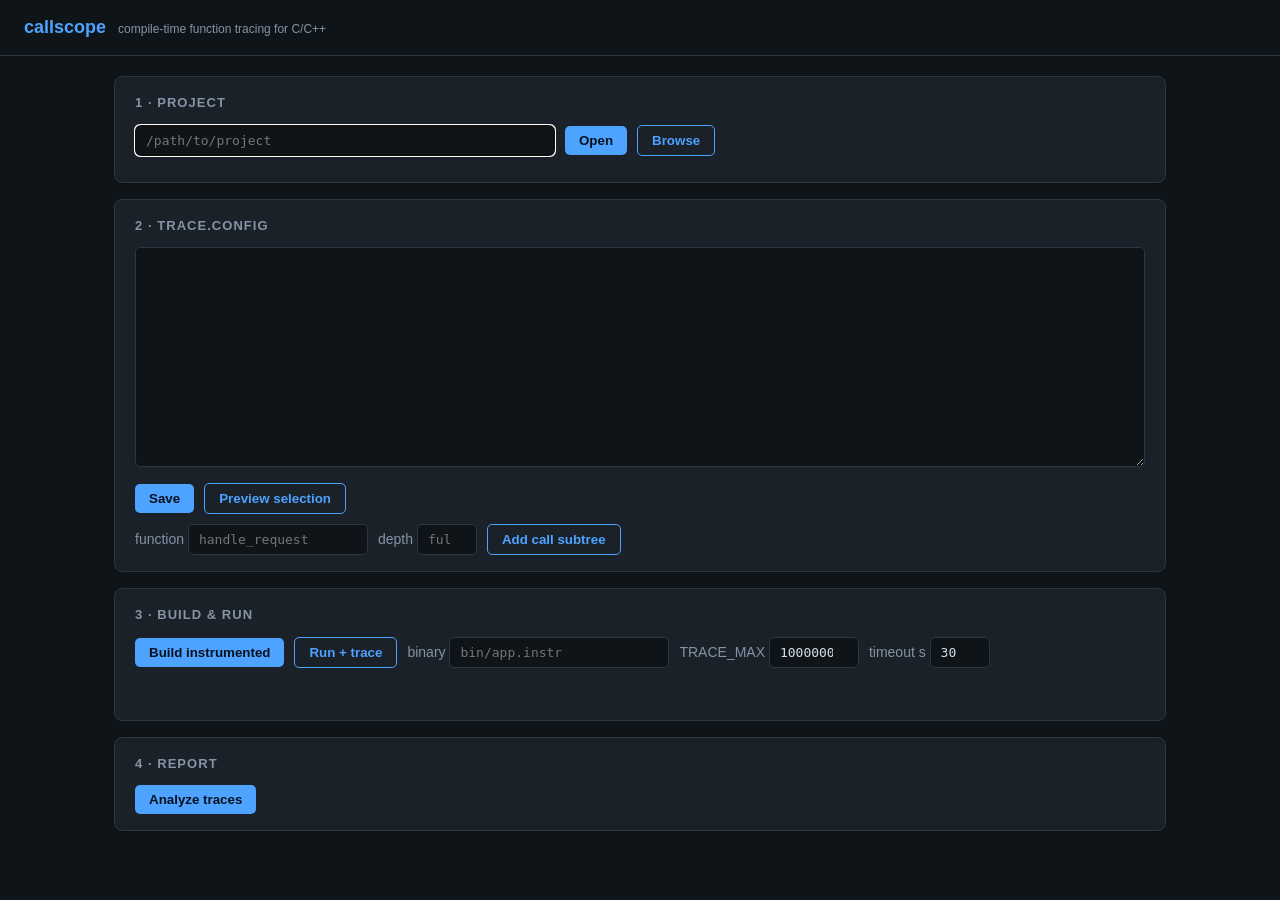
<file: src/callscope/ui/static/index.html>
<!DOCTYPE html>
<html lang="en">
<head>
<meta charset="utf-8">
<meta name="viewport" content="width=device-width, initial-scale=1">
<title>callscope</title>
<style>
  :root { --bg:#0f1419; --panel:#1a2129; --border:#2c3644; --fg:#d5dde6;
          --dim:#8494a5; --accent:#4da3ff; --ok:#4caf7d; --err:#e05c5c; }
  * { box-sizing: border-box; }
  body { margin:0; background:var(--bg); color:var(--fg);
         font:14px/1.5 -apple-system, "Segoe UI", Roboto, sans-serif; }
  header { padding:14px 24px; border-bottom:1px solid var(--border);
           display:flex; align-items:baseline; gap:12px; }
  header h1 { font-size:18px; margin:0; color:var(--accent); }
  header span { color:var(--dim); font-size:12px; }
  main { max-width:1100px; margin:0 auto; padding:20px 24px; }
  section { background:var(--panel); border:1px solid var(--border);
            border-radius:8px; padding:16px 20px; margin-bottom:16px; }
  h2 { font-size:13px; text-transform:uppercase; letter-spacing:.08em;
       color:var(--dim); margin:0 0 12px; }
  input[type=text], input[type=number], textarea {
       background:var(--bg); color:var(--fg); border:1px solid var(--border);
       border-radius:5px; padding:7px 10px; font:13px ui-monospace, monospace; }
  input[type=text] { width:420px; }
  textarea { width:100%; height:220px; resize:vertical; }
  button { background:var(--accent); color:#08111d; border:0; border-radius:5px;
           padding:7px 14px; font-weight:600; cursor:pointer; }
  button.ghost { background:transparent; color:var(--accent);
                 border:1px solid var(--accent); }
  button:disabled { opacity:.4; cursor:default; }
  .row { display:flex; gap:10px; align-items:center; flex-wrap:wrap; }
  .dim { color:var(--dim); }
  .ok { color:var(--ok); } .err { color:var(--err); }
  pre { background:var(--bg); border:1px solid var(--border); border-radius:5px;
        padding:10px; overflow:auto; max-height:280px;
        font:12px/1.4 ui-monospace, monospace; white-space:pre-wrap; }
  table { border-collapse:collapse; width:100%;
          font:12.5px ui-monospace, monospace; }
  th, td { text-align:right; padding:4px 10px;
           border-bottom:1px solid var(--border); }
  th { color:var(--dim); cursor:pointer; user-select:none; }
  th.sel { color:var(--accent); }
  td.l, th.l { text-align:left; }
  .browse { margin-top:10px; }
  .browse a { color:var(--accent); cursor:pointer; text-decoration:none;
              display:inline-block; padding:2px 6px; border-radius:4px; }
  .browse a:hover { background:var(--border); }
  .badge { font-size:11px; color:var(--dim); border:1px solid var(--border);
           border-radius:4px; padding:1px 6px; margin-left:6px; }
  #status { min-height:20px; margin:8px 0; }
</style>
</head>
<body>
<header><h1>callscope</h1><span>compile-time function tracing for C/C++</span></header>
<main>

<section>
  <h2>1 · Project</h2>
  <div class="row">
    <input type="text" id="path" placeholder="/path/to/project" autofocus>
    <button onclick="loadProject()">Open</button>
    <button class="ghost" onclick="browse(curPath())">Browse</button>
  </div>
  <div id="browse" class="browse"></div>
  <div id="projinfo" class="dim" style="margin-top:8px"></div>
</section>

<section>
  <h2>2 · trace.config</h2>
  <textarea id="config" spellcheck="false"></textarea>
  <div class="row" style="margin-top:10px">
    <button onclick="saveConfig()">Save</button>
    <button class="ghost" onclick="scan()">Preview selection</button>
    <span id="scanresult" class="dim"></span>
  </div>
  <div class="row" style="margin-top:10px">
    <label class="dim">function <input type="text" id="fnname" style="width:180px" placeholder="handle_request"></label>
    <label class="dim">depth <input type="number" id="fndepth" style="width:60px" placeholder="full"></label>
    <button class="ghost" onclick="addSubtree()">Add call subtree</button>
    <span id="fnresult" class="dim"></span>
  </div>
</section>

<section>
  <h2>3 · Build &amp; run</h2>
  <div class="row">
    <button onclick="build()">Build instrumented</button>
    <button class="ghost" onclick="runTarget()">Run + trace</button>
    <label class="dim">binary <input type="text" id="binary" style="width:220px" placeholder="bin/app.instr"></label>
    <label class="dim">TRACE_MAX <input type="number" id="trace_max" value="1000000" style="width:90px"></label>
    <label class="dim">timeout s <input type="number" id="timeout" value="30" style="width:60px"></label>
  </div>
  <div id="status"></div>
  <pre id="log" style="display:none"></pre>
</section>

<section>
  <h2>4 · Report</h2>
  <div class="row">
    <button onclick="analyzeReport()">Analyze traces</button>
    <span id="summary" class="dim"></span>
  </div>
  <div id="report"></div>
</section>

</main>
<script>
let project = "";

function curPath() { return document.getElementById("path").value || "/"; }
function setStatus(msg, cls) {
  const el = document.getElementById("status");
  el.textContent = msg; el.className = cls || "dim";
}
async function api(url, opts) {
  const r = await fetch(url, opts);
  const body = await r.json().catch(() => ({}));
  if (!r.ok) throw new Error(body.detail || r.statusText);
  return body;
}
function showLog(text) {
  const el = document.getElementById("log");
  el.style.display = text ? "block" : "none";
  el.textContent = text;
}

async function browse(path) {
  try {
    const d = await api("/api/browse?path=" + encodeURIComponent(path));
    document.getElementById("path").value = d.path;
    const div = document.getElementById("browse");
    let html = `<a onclick="browse('${d.parent}')">.. (up)</a> `;
    for (const e of d.entries) {
      const badges = (e.has_makefile ? '<span class="badge">make</span>' : "")
                   + (e.has_cmake ? '<span class="badge">cmake</span>' : "");
      html += `<a onclick="browse('${d.path}/${e.name}')">${e.name}/</a>${badges} `;
    }
    div.innerHTML = html;
  } catch (e) { setStatus(e.message, "err"); }
}

async function loadProject() {
  project = curPath();
  try {
    const d = await api("/api/project?path=" + encodeURIComponent(project));
    document.getElementById("projinfo").textContent =
      `${d.sources} sources · build: ${d.build}` +
      (d.has_callscope_dir ? " · callscope runtime present" : " · run `callscope init` there first") +
      (d.binaries.length ? ` · binaries: ${d.binaries.join(", ")}` : "");
    if (d.binaries.length) document.getElementById("binary").value = d.binaries[0];
    const c = await api("/api/config?path=" + encodeURIComponent(project));
    document.getElementById("config").value = c.content;
    setStatus("project loaded", "ok");
  } catch (e) { setStatus(e.message, "err"); }
}

async function saveConfig() {
  try {
    await api("/api/config", {method:"POST",
      headers:{"Content-Type":"application/json"},
      body: JSON.stringify({path: project,
                            content: document.getElementById("config").value})});
    setStatus("trace.config saved", "ok");
  } catch (e) { setStatus(e.message, "err"); }
}

async function scan() {
  try {
    const d = await api("/api/scan?path=" + encodeURIComponent(project));
    document.getElementById("scanresult").textContent =
      `${d.total} sources: ${d.instrumented} instrumented, ${d.excluded.length} excluded` +
      (d.subtree ? ` · subtree: ${d.subtree.length} functions` : "") +
      (d.excluded.length ? ` (${d.excluded.slice(0,5).join(", ")}${d.excluded.length>5?", …":""})` : "");
  } catch (e) { setStatus(e.message, "err"); }
}

async function addSubtree() {
  const fn = document.getElementById("fnname").value.trim();
  if (!fn) { setStatus("enter a function name", "err"); return; }
  const depth = document.getElementById("fndepth").value;
  try {
    const d = await api("/api/subtree?path=" + encodeURIComponent(project)
        + "&function=" + encodeURIComponent(fn)
        + (depth ? "&depth=" + encodeURIComponent(depth) : ""));
    const ta = document.getElementById("config");
    ta.value = ta.value.replace(/\s*$/, "") + "\n\n# " + fn + " call subtree ("
             + d.functions.length + " functions, " + d.files.length + " files)\n"
             + d.config_line + "\n";
    document.getElementById("fnresult").textContent =
      `${d.functions.length} functions across ${d.files.length} files — line added, review & save`;
  } catch (e) {
    document.getElementById("fnresult").textContent = e.message;
  }
}

async function build() {
  setStatus("building…", "dim"); showLog("");
  try {
    const d = await api("/api/build", {method:"POST",
      headers:{"Content-Type":"application/json"},
      body: JSON.stringify({path: project})});
    showLog(d.log);
    setStatus(d.ok ? "build OK" + (d.binaries.length ? `: ${d.binaries.join(", ")}` : "")
                   : "build FAILED", d.ok ? "ok" : "err");
    if (d.binaries.length) document.getElementById("binary").value = d.binaries[0];
  } catch (e) { setStatus(e.message, "err"); }
}

async function runTarget() {
  const binary = document.getElementById("binary").value;
  if (!binary) { setStatus("no binary selected — build first", "err"); return; }
  setStatus("running with TRACE_ENABLE=1 …", "dim");
  try {
    const d = await api("/api/run", {method:"POST",
      headers:{"Content-Type":"application/json"},
      body: JSON.stringify({path: project, binary: binary,
        trace_max: +document.getElementById("trace_max").value,
        timeout: +document.getElementById("timeout").value})});
    showLog(d.output);
    setStatus(`run finished · ${d.trace_files} trace files`, "ok");
  } catch (e) { setStatus(e.message, "err"); }
}

let rows = [], sortKey = "self_ms";
function renderTable() {
  const cols = [["calls","calls"],["incl_ms","incl ms"],["self_ms","self ms"],
                ["max_ms","max ms"]];
  let html = "<table><tr>" + cols.map(([k,label]) =>
      `<th class="${sortKey===k?"sel":""}" onclick="sortKey='${k}';renderTable()">${label}</th>`).join("")
      + '<th class="l">function</th></tr>';
  for (const r of [...rows].sort((a,b) => b[sortKey]-a[sortKey]).slice(0, 50)) {
    html += `<tr><td>${r.calls}</td><td>${r.incl_ms.toFixed(3)}</td>` +
            `<td>${r.self_ms.toFixed(3)}</td><td>${r.max_ms.toFixed(3)}</td>` +
            `<td class="l">${r.function} <span class="dim">${r.location}</span></td></tr>`;
  }
  html += "</table>";
  document.getElementById("report").innerHTML = html;
}

async function analyzeReport() {
  const binary = document.getElementById("binary").value;
  try {
    const d = await api("/api/analyze?path=" + encodeURIComponent(project)
                        + "&binary=" + encodeURIComponent(binary));
    rows = d.rows;
    document.getElementById("summary").textContent =
      `events=${d.events} threads=${d.threads} functions=${d.functions} ` +
      `span=${d.span_ms.toFixed(1)}ms unmatched_exits=${d.unmatched_exits} ` +
      `unclosed_enters=${d.unclosed_enters}`;
    renderTable();
    setStatus(d.unmatched_exits === 0 ? "clean trace" : "trace has unmatched exits",
              d.unmatched_exits === 0 ? "ok" : "err");
  } catch (e) { setStatus(e.message, "err"); }
}
</script>
</body>
</html>
</file>
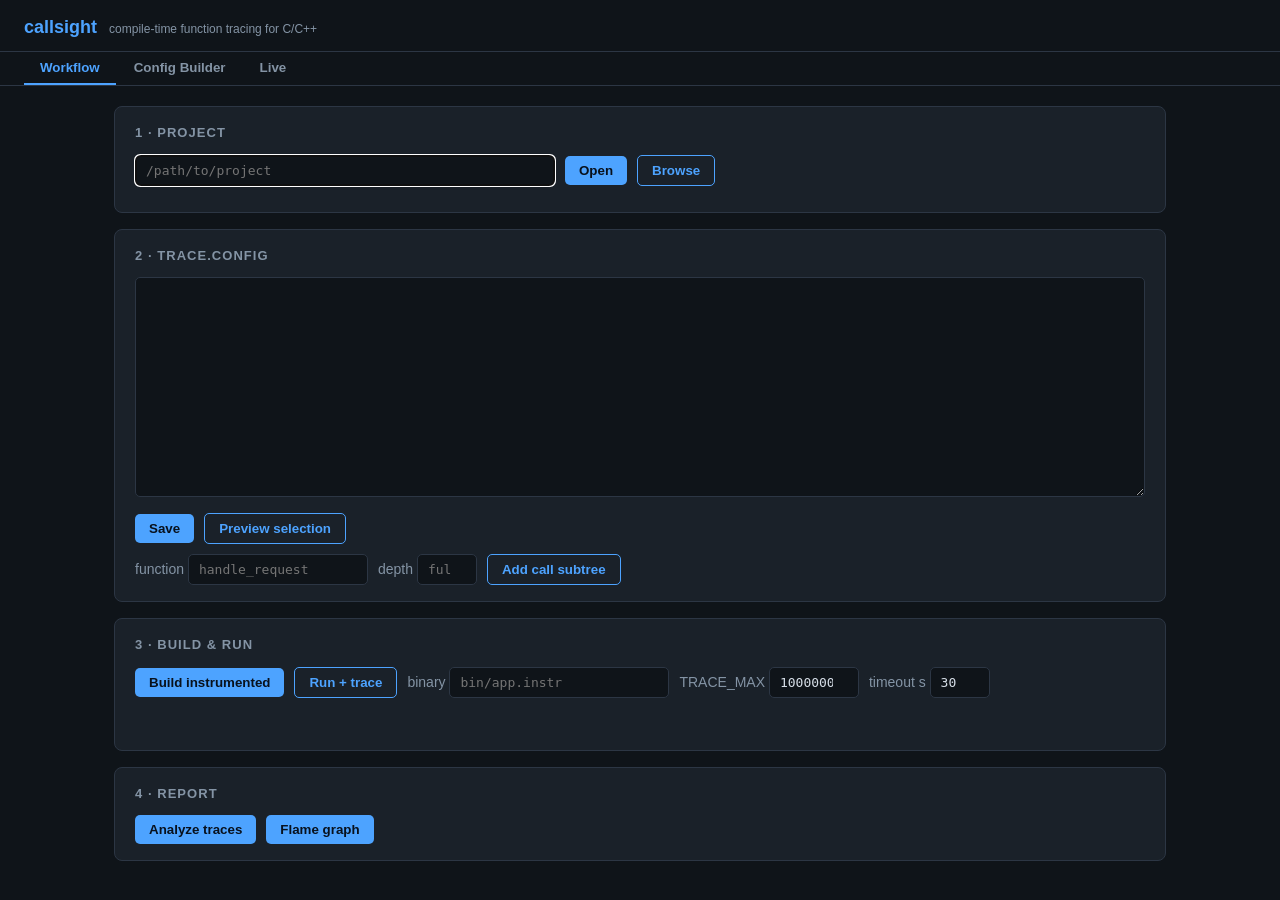
<file: src/callsight/ui/static/index.html>
<!DOCTYPE html>
<html lang="en">
<head>
<meta charset="utf-8">
<meta name="viewport" content="width=device-width, initial-scale=1">
<title>callsight</title>
<style>
  :root { --bg:#0f1419; --panel:#1a2129; --border:#2c3644; --fg:#d5dde6;
          --dim:#8494a5; --accent:#4da3ff; --ok:#4caf7d; --err:#e05c5c; }
  * { box-sizing: border-box; }
  body { margin:0; background:var(--bg); color:var(--fg);
         font:14px/1.5 -apple-system, "Segoe UI", Roboto, sans-serif; }
  header { padding:14px 24px 10px; border-bottom:1px solid var(--border);
           display:flex; align-items:baseline; gap:12px; }
  header h1 { font-size:18px; margin:0; color:var(--accent); }
  header span { color:var(--dim); font-size:12px; }
  .tabs { display:flex; gap:2px; padding:0 24px;
          border-bottom:1px solid var(--border); }
  .tabs button { background:transparent; color:var(--dim); border:0;
                 border-bottom:2px solid transparent; border-radius:0;
                 padding:8px 16px; font-weight:600; }
  .tabs button.active { color:var(--accent);
                        border-bottom-color:var(--accent); }
  main { max-width:1100px; margin:0 auto; padding:20px 24px; }
  section { background:var(--panel); border:1px solid var(--border);
            border-radius:8px; padding:16px 20px; margin-bottom:16px; }
  h2 { font-size:13px; text-transform:uppercase; letter-spacing:.08em;
       color:var(--dim); margin:0 0 12px; }
  input[type=text], input[type=number], textarea {
       background:var(--bg); color:var(--fg); border:1px solid var(--border);
       border-radius:5px; padding:7px 10px; font:13px ui-monospace, monospace; }
  input[type=text] { width:420px; }
  textarea { width:100%; height:220px; resize:vertical; }
  button { background:var(--accent); color:#08111d; border:0; border-radius:5px;
           padding:7px 14px; font-weight:600; cursor:pointer; }
  button.ghost { background:transparent; color:var(--accent);
                 border:1px solid var(--accent); }
  button:disabled { opacity:.4; cursor:default; }
  .row { display:flex; gap:10px; align-items:center; flex-wrap:wrap; }
  .dim { color:var(--dim); }
  .ok { color:var(--ok); } .err { color:var(--err); }
  pre { background:var(--bg); border:1px solid var(--border); border-radius:5px;
        padding:10px; overflow:auto; max-height:280px;
        font:12px/1.4 ui-monospace, monospace; white-space:pre-wrap; }
  .note { background:var(--bg); border:1px solid var(--border);
          border-left:3px solid var(--err); border-radius:4px;
          padding:7px 10px; margin-bottom:8px; font-size:12.5px; }
  /* Flame graph: each frame is a bar plus a nested row of its callees, so
     width falls out of the layout rather than needing measurement. */
  #flame { margin-bottom:14px; font:11px ui-monospace, monospace; }
  .fl { display:inline-block; vertical-align:top; overflow:hidden; }
  .flbar { height:17px; margin:1px 1px 0 0; border-radius:2px; cursor:pointer;
           line-height:17px; padding:0 4px; color:#08111d; font-weight:600;
           white-space:nowrap; }
  .flbar:hover { filter:brightness(1.25); }
  .flbar span { pointer-events:none; }
  .flkids { display:flex; }
  table { border-collapse:collapse; width:100%;
          font:12.5px ui-monospace, monospace; }
  th, td { text-align:right; padding:4px 10px;
           border-bottom:1px solid var(--border); }
  th { color:var(--dim); cursor:pointer; user-select:none; }
  th.sel { color:var(--accent); }
  td.l, th.l { text-align:left; }
  .browse { margin-top:10px; }
  .browse a { color:var(--accent); cursor:pointer; text-decoration:none;
              display:inline-block; padding:2px 6px; border-radius:4px; }
  .browse a:hover { background:var(--border); }
  .badge { font-size:11px; color:var(--dim); border:1px solid var(--border);
           border-radius:4px; padding:1px 6px; margin-left:6px; }
  .badge.acc { color:var(--accent); border-color:var(--accent); }
  .badge.errb { color:var(--err); border-color:var(--err); }
  #status { min-height:20px; margin:8px 0; }
  /* config builder panes */
  .panes { display:flex; gap:14px; flex-wrap:wrap; }
  .pane { flex:1 1 400px; min-width:0; background:var(--bg);
          border:1px solid var(--border); border-radius:6px; }
  .pane-head { padding:8px 10px; border-bottom:1px solid var(--border);
               display:flex; gap:8px; align-items:center; flex-wrap:wrap; }
  .pane-head .title { width:100%; font-size:12px; color:var(--dim); }
  .pane-head input[type=text] { width:auto; flex:1; min-width:110px;
                                padding:4px 8px; }
  .pane-head input[type=number] { width:56px; padding:4px 8px; }
  button.mini { padding:3px 9px; font-size:11px; }
  .pane-body { max-height:420px; overflow:auto; padding:4px 0; }
  .cb-row { display:flex; gap:8px; align-items:center; padding:2px 10px;
            font:12.5px ui-monospace, monospace; cursor:pointer; }
  .cb-row:hover { background:var(--panel); }
  .cb-row .name { overflow:hidden; text-overflow:ellipsis; white-space:nowrap; }
  .cb-group { padding:8px 10px 2px; color:var(--dim);
              font:11px ui-monospace, monospace; }
</style>
</head>
<body>
<header><h1>callsight</h1><span>compile-time function tracing for C/C++</span></header>
<nav class="tabs">
  <button id="tabbtn-workflow" class="active" onclick="switchTab('workflow')">Workflow</button>
  <button id="tabbtn-builder" onclick="switchTab('builder')">Config Builder</button>
  <button id="tabbtn-live" onclick="switchTab('live')">Live</button>
</nav>
<main>

<div id="tab-workflow">
<section>
  <h2>1 · Project</h2>
  <div class="row">
    <input type="text" id="path" placeholder="/path/to/project" autofocus>
    <button onclick="loadProject()">Open</button>
    <button class="ghost" onclick="browse(curPath())">Browse</button>
  </div>
  <div id="browse" class="browse"></div>
  <div id="projinfo" class="dim" style="margin-top:8px"></div>
</section>

<section>
  <h2>2 · trace.config</h2>
  <textarea id="config" spellcheck="false"></textarea>
  <div class="row" style="margin-top:10px">
    <button onclick="saveConfig()">Save</button>
    <button class="ghost" onclick="scan()">Preview selection</button>
    <span id="scanresult" class="dim"></span>
  </div>
  <div class="row" style="margin-top:10px">
    <label class="dim">function <input type="text" id="fnname" style="width:180px" placeholder="handle_request"></label>
    <label class="dim">depth <input type="number" id="fndepth" style="width:60px" placeholder="full"></label>
    <button class="ghost" onclick="addSubtree()">Add call subtree</button>
    <span id="fnresult" class="dim"></span>
  </div>
</section>

<section>
  <h2>3 · Build &amp; run</h2>
  <div class="row">
    <button onclick="build()">Build instrumented</button>
    <button class="ghost" onclick="runTarget()">Run + trace</button>
    <label class="dim">binary <input type="text" id="binary" style="width:220px" placeholder="bin/app.instr"></label>
    <label class="dim">TRACE_MAX <input type="number" id="trace_max" value="1000000" style="width:90px"></label>
    <label class="dim">timeout s <input type="number" id="timeout" value="30" style="width:60px"></label>
  </div>
  <div id="status"></div>
  <pre id="log" style="display:none"></pre>
</section>

<section>
  <h2>4 · Report</h2>
  <div class="row">
    <button onclick="analyzeReport()">Analyze traces</button>
    <button onclick="loadFlame()">Flame graph</button>
    <span id="summary" class="dim"></span>
  </div>
  <div id="notices"></div>
  <div id="flamewrap" style="display:none">
    <div class="row" style="margin-bottom:6px">
      <span class="dim" id="flamehint">click a frame to zoom · click the root to reset</span>
    </div>
    <div id="flame"></div>
  </div>
  <div id="report"></div>
</section>
</div>

<div id="tab-builder" style="display:none">
<section>
  <h2>Project</h2>
  <div class="row">
    <input type="text" id="cb-path" placeholder="/path/to/project">
    <button onclick="loadProject('cb-path')">Open</button>
    <button class="ghost" onclick="browse(curPath('cb-path'), 'cb-browse', 'cb-path')">Browse</button>
  </div>
  <div id="cb-browse" class="browse"></div>
  <div class="dim" style="margin-top:8px;font-size:12px">Shares the opened project with the Workflow tab.</div>
</section>

<section>
  <h2>Selection</h2>
  <div class="row" style="margin-bottom:12px">
    <button onclick="cbScan()">Scan project</button>
    <span class="dim" style="font-size:12px">enumerates source files and the functions they define</span>
    <span id="cb-symbols" class="dim" style="font-size:12px"></span>
  </div>
  <div class="panes" id="cb-panes" style="display:none">
    <div class="pane">
      <div class="pane-head">
        <span class="title" id="cb-files-title"></span>
        <input type="text" id="cb-file-filter" placeholder="filter files" oninput="renderFilesPane()">
        <button class="ghost mini" id="cb-files-all" onclick="cbFilesAll(true)">All</button>
        <button class="ghost mini" id="cb-files-none" onclick="cbFilesAll(false)">None</button>
      </div>
      <div class="pane-body" id="cb-files"></div>
    </div>
    <div class="pane">
      <div class="pane-head">
        <span class="title" id="cb-funcs-title"></span>
        <input type="text" id="cb-func-filter" placeholder="filter functions" oninput="renderFuncsPane()">
        <button class="ghost mini" id="cb-bulk-include" onclick="cbBulk('include')">Include subtree</button>
        <button class="ghost mini" id="cb-bulk-exclude" onclick="cbBulk('exclude')">Exclude</button>
        <button class="ghost mini" id="cb-bulk-count" onclick="cbBulk('count')">Count</button>
        <button class="ghost mini" id="cb-bulk-clear" onclick="cbBulk('clear')">Clear</button>
        <label class="dim" style="font-size:11px">depth <input type="number" id="cb-depth" min="0" placeholder="full"></label>
      </div>
      <div class="pane-body" id="cb-funcs"></div>
    </div>
  </div>
</section>

<section id="cb-counters">
  <h2>Hardware counters</h2>
  <div id="cb-probe" class="dim" style="margin-bottom:10px">checking this machine…</div>
  <div class="row" id="cb-events"></div>
  <div class="row" style="margin-top:8px">
    <label class="dim">skip functions shorter than
      <select id="cb-min">
        <option value="auto">auto (derived from the measured read cost)</option>
        <option value="0">nothing — count everything selected</option>
        <option value="1000">1us</option>
        <option value="10000">10us</option>
        <option value="100000">100us</option>
        <option value="1000000">1ms</option>
      </select>
    </label>
    <label class="dim">binary <input type="text" id="cb-binary" style="width:200px" placeholder="bin/app.instr"></label>
    <button class="ghost" onclick="cbCounterPreview()">Check selection</button>
  </div>
  <div id="cb-counter-result" style="margin-top:8px"></div>
  <div class="dim" style="margin-top:8px;font-size:12px">
    Counting reads the CPU's performance counters at a function's entry and
    exit. The result is exact and repeatable where wall time is not — but a
    read is not free, so a function much shorter than one is measuring the
    instrument rather than the code. Only instrumented functions can be
    counted.
  </div>
</section>

<section>
  <h2>Generate</h2>
  <div class="row">
    <button onclick="cbPreview()">Preview</button>
    <button onclick="cbApply()">Apply</button>
    <span id="cb-status" class="dim"></span>
  </div>
  <div class="dim" style="margin-top:8px;font-size:12px">
    Both buttons write trace.config: Preview saves the generated config and
    dry-runs the selection against it (the dry run reads the saved file);
    Apply saves it and loads the text into the Workflow tab's editor for
    review. Both ask before overwriting a differing existing config.
  </div>
</section>
</div>


<div id="tab-live" style="display:none">
<section>
  <h2>Live view</h2>
  <div class="row">
    <label class="dim">binary <input type="text" id="lv-binary" style="width:220px" placeholder="bin/app.instr"></label>
    <button onclick="liveStart()">Run &amp; watch</button>
    <button class="ghost" onclick="liveWatch()">Watch a directory</button>
    <label class="dim">dir <input type="text" id="lv-dir" style="width:220px" placeholder="traces (or a callsight serve output dir)"></label>
    <button class="ghost" onclick="liveStop()">Stop</button>
  </div>
  <div class="dim" style="margin-top:8px;font-size:12px">
    <strong>Run &amp; watch</strong> launches the binary here and reads its trace as it
    grows. <strong>Watch a directory</strong> follows one that something else is
    filling — a <code>callsight serve</code> receiving from a remote device,
    which is where this earns its keep: a 32-bit or big-endian board streaming
    in, symbolized and counted on arrival.
  </div>
  <div id="lv-status" style="margin-top:10px"></div>
</section>

<section>
  <h2>Now</h2>
  <div class="row" id="lv-stats"><span class="dim">not watching anything yet</span></div>
  <div id="lv-spark" style="margin:10px 0;height:38px"></div>
  <div id="lv-table"></div>
</section>
</div>

</main>
<script>
let project = "";

function curPath(id) { return document.getElementById(id || "path").value || "/"; }
function setStatus(msg, cls) {
  const el = document.getElementById("status");
  el.textContent = msg; el.className = cls || "dim";
}
async function api(url, opts) {
  const r = await fetch(url, opts);
  const body = await r.json().catch(() => ({}));
  if (!r.ok) throw new Error(body.detail || r.statusText);
  return body;
}
function showLog(text) {
  const el = document.getElementById("log");
  el.style.display = text ? "block" : "none";
  el.textContent = text;
}

function switchTab(name) {
  for (const t of ["workflow", "builder", "live"]) {
    document.getElementById("tab-" + t).style.display = t === name ? "" : "none";
    document.getElementById("tabbtn-" + t).className = t === name ? "active" : "";
  }
  // Probe once, lazily: it opens a real perf event and runs a short loop,
  // which is not worth doing until someone looks at the builder.
  if (name === "builder" && counterProbe === null) cbProbe();
}

async function browse(path, paneId, inputId) {
  paneId = paneId || "browse"; inputId = inputId || "path";
  try {
    const d = await api("/api/browse?path=" + encodeURIComponent(path));
    document.getElementById(inputId).value = d.path;
    const div = document.getElementById(paneId);
    div.textContent = "";
    const sep = () => div.appendChild(document.createTextNode(" "));
    const link = (target, label) => {
      const a = document.createElement("a");
      a.textContent = label;
      a.addEventListener("click", () => browse(target, paneId, inputId));
      div.appendChild(a);
    };
    const badge = (text) => {
      const s = document.createElement("span");
      s.className = "badge"; s.textContent = text;
      div.appendChild(s);
    };
    link(d.parent, ".. (up)"); sep();
    for (const e of d.entries) {
      link(d.path + "/" + e.name, e.name + "/");
      if (e.has_makefile) badge("make");
      if (e.has_cmake) badge("cmake");
      sep();
    }
  } catch (e) { setStatus(e.message, "err"); }
}

async function loadProject(inputId) {
  const path = curPath(inputId);
  try {
    const d = await api("/api/project?path=" + encodeURIComponent(path));
    project = path;
    document.getElementById("path").value = project;
    document.getElementById("cb-path").value = project;
    document.getElementById("projinfo").textContent =
      `${d.sources} sources · build: ${d.build}` +
      (d.has_callsight_dir ? " · callsight runtime present" : " · run `callsight init` there first") +
      (d.binaries.length ? ` · binaries: ${d.binaries.join(", ")}` : "");
    document.getElementById("binary").value = d.binaries.length ? d.binaries[0] : "";
    const c = await api("/api/config?path=" + encodeURIComponent(project));
    document.getElementById("config").value = c.content;
    cbReset();
    setStatus("project loaded", "ok");
  } catch (e) { setStatus(e.message, "err"); }
}

async function saveConfig() {
  try {
    await api("/api/config", {method:"POST",
      headers:{"Content-Type":"application/json"},
      body: JSON.stringify({path: project,
                            content: document.getElementById("config").value})});
    setStatus("trace.config saved", "ok");
  } catch (e) { setStatus(e.message, "err"); }
}

async function scan() {
  try {
    const d = await api("/api/scan?path=" + encodeURIComponent(project));
    document.getElementById("scanresult").textContent =
      `${d.total} sources: ${d.instrumented} instrumented, ${d.excluded.length} excluded` +
      (d.subtree ? ` · subtree: ${d.subtree.length} functions` : "") +
      (d.excluded.length ? ` (${d.excluded.slice(0,5).join(", ")}${d.excluded.length>5?", …":""})` : "");
  } catch (e) { setStatus(e.message, "err"); }
}

async function addSubtree() {
  const fn = document.getElementById("fnname").value.trim();
  if (!fn) { setStatus("enter a function name", "err"); return; }
  const depth = document.getElementById("fndepth").value;
  try {
    const d = await api("/api/subtree?path=" + encodeURIComponent(project)
        + "&function=" + encodeURIComponent(fn)
        + (depth ? "&depth=" + encodeURIComponent(depth) : ""));
    const ta = document.getElementById("config");
    ta.value = ta.value.replace(/\s*$/, "") + "\n\n# " + fn + " call subtree ("
             + d.functions.length + " functions, " + d.files.length + " files)\n"
             + d.config_line + "\n";
    document.getElementById("fnresult").textContent =
      `${d.functions.length} functions across ${d.files.length} files — line added, review & save`;
  } catch (e) {
    document.getElementById("fnresult").textContent = e.message;
  }
}

async function build() {
  setStatus("building…", "dim"); showLog("");
  try {
    const d = await api("/api/build", {method:"POST",
      headers:{"Content-Type":"application/json"},
      body: JSON.stringify({path: project})});
    showLog(d.log);
    setStatus(d.ok ? "build OK" + (d.binaries.length ? `: ${d.binaries.join(", ")}` : "")
                   : "build FAILED", d.ok ? "ok" : "err");
    if (d.binaries.length) document.getElementById("binary").value = d.binaries[0];
  } catch (e) { setStatus(e.message, "err"); }
}

async function runTarget() {
  const binary = document.getElementById("binary").value;
  if (!binary) { setStatus("no binary selected — build first", "err"); return; }
  setStatus("running with TRACE_ENABLE=1 …", "dim");
  try {
    const d = await api("/api/run", {method:"POST",
      headers:{"Content-Type":"application/json"},
      body: JSON.stringify({path: project, binary: binary,
        trace_max: +document.getElementById("trace_max").value,
        timeout: +document.getElementById("timeout").value})});
    showLog(d.output);
    setStatus(d.ok ? `run finished · ${d.trace_files} trace files`
                   : `run failed or timed out · ${d.trace_files} trace files`,
              d.ok ? "ok" : "err");
  } catch (e) { setStatus(e.message, "err"); }
}

/* Per-call durations run from nanoseconds to seconds; a fixed unit turns
   most of them into 0.000. */
function dur(ns) {
  if (ns >= 1e9) return (ns/1e9).toFixed(2) + "s";
  if (ns >= 1e6) return (ns/1e6).toFixed(2) + "ms";
  if (ns >= 1e3) return (ns/1e3).toFixed(2) + "us";
  return Math.round(ns) + "ns";
}

let rows = [], sortKey = "self_ms";
function renderTable() {
  const cols = [["calls","calls"],["incl_ms","incl ms"],["self_ms","self ms"],
                ["p50_ns","p50"],["p99_ns","p99"],["max_ns","max"]];
  let html = "<table><tr>" + cols.map(([k,label]) =>
      `<th class="${sortKey===k?"sel":""}" onclick="sortKey='${k}';renderTable()">${label}</th>`).join("")
      + '<th class="l">function</th></tr>';
  for (const r of [...rows].sort((a,b) => b[sortKey]-a[sortKey]).slice(0, 50)) {
    html += `<tr><td>${r.calls}</td><td>${r.incl_ms.toFixed(3)}</td>` +
            `<td>${r.self_ms.toFixed(3)}</td>` +
            `<td>${dur(r.p50_ns||0)}</td><td>${dur(r.p99_ns||0)}</td>` +
            `<td>${dur(r.max_ns||0)}</td>` +
            `<td class="l">${esc(r.function)} <span class="dim">${esc(r.location)}</span></td></tr>`;
  }
  html += "</table>";
  document.getElementById("report").innerHTML = html;
}

/* A capture that was cut short says so in-band; surfacing it here matters
   more than the table, because it changes what the table means. */
function renderNotices(notices) {
  const el = document.getElementById("notices");
  if (!notices || !notices.length) { el.innerHTML = ""; return; }
  el.innerHTML = notices.map(n =>
    `<div class="note">! ${esc(n)}</div>`).join("");
}

async function analyzeReport() {
  const binary = document.getElementById("binary").value;
  try {
    const d = await api("/api/analyze?path=" + encodeURIComponent(project)
                        + "&binary=" + encodeURIComponent(binary));
    rows = d.rows;
    document.getElementById("summary").textContent =
      `events=${d.events} threads=${d.threads} functions=${d.functions} ` +
      `span=${d.span_ms.toFixed(1)}ms unmatched_exits=${d.unmatched_exits} ` +
      `unclosed_enters=${d.unclosed_enters}` +
      (d.mode === "summary" ? " mode=summary" : "");
    renderNotices(d.notices);
    renderTable();
    setStatus(d.unmatched_exits === 0 ? "clean trace" : "trace has unmatched exits",
              d.unmatched_exits === 0 ? "ok" : "err");
  } catch (e) { setStatus(e.message, "err"); }
}

/* ---- Flame graph ----
   Folded stacks in, nested <div> rows out. Width is self+descendant time,
   so a frame is exactly as wide as the time spent inside it. */
let flameRoot = null, flameFocus = null;

function buildFlameTree(folded) {
  const root = {name: "(all)", value: 0, children: new Map()};
  for (const [path, ns] of folded) {
    let node = root;
    root.value += ns;
    for (const part of path.split(";")) {
      let child = node.children.get(part);
      if (!child) { child = {name: part, value: 0, children: new Map()};
                    node.children.set(part, child); }
      child.value += ns;
      node = child;
    }
  }
  return root;
}

/* Stable hue per name so the same function keeps its colour between
   renders and between zoom levels. */
function flameHue(name) {
  let h = 0;
  for (let i = 0; i < name.length; i++) h = (h * 31 + name.charCodeAt(i)) | 0;
  return ((h % 360) + 360) % 360;
}

function renderFlameNode(node, total, depth) {
  const pct = total > 0 ? (node.value / total) * 100 : 0;
  if (pct < 0.08) return "";           // below one pixel of a wide screen
  const kids = [...node.children.values()].sort((a, b) => b.value - a.value);
  const hue = flameHue(node.name);
  const title = `${node.name} — ${dur(node.value)} (${pct.toFixed(2)}%)`;
  let html = `<div class="fl" style="width:${pct}%" title="${esc(title)}">` +
    `<div class="flbar" style="background:hsl(${hue} 62% 46%)" ` +
    `onclick="zoomFlame('${esc(node.name).replace(/'/g, "\\'")}')">` +
    `<span>${esc(node.name)}</span></div><div class="flkids">`;
  for (const k of kids) html += renderFlameNode(k, node.value, depth + 1);
  return html + "</div></div>";
}

function findFlameNode(node, name) {
  if (node.name === name) return node;
  for (const c of node.children.values()) {
    const hit = findFlameNode(c, name);
    if (hit) return hit;
  }
  return null;
}

function zoomFlame(name) {
  if (!flameRoot) return;
  flameFocus = (flameFocus && flameFocus.name === name) || name === "(all)"
    ? flameRoot : (findFlameNode(flameRoot, name) || flameRoot);
  drawFlame();
}

function drawFlame() {
  const node = flameFocus || flameRoot;
  document.getElementById("flame").innerHTML =
    renderFlameNode(node, node.value, 0);
  document.getElementById("flamehint").textContent =
    node === flameRoot
      ? "click a frame to zoom · click it again to reset"
      : `zoomed into ${node.name} (${dur(node.value)}) · click it again to reset`;
}

async function loadFlame() {
  const binary = document.getElementById("binary").value;
  try {
    setStatus("building flame graph…");
    const d = await api("/api/flame?path=" + encodeURIComponent(project)
                        + "&binary=" + encodeURIComponent(binary));
    if (!d.folded.length) { setStatus("no call paths in this trace", "err"); return; }
    flameRoot = buildFlameTree(d.folded);
    flameFocus = flameRoot;
    document.getElementById("flamewrap").style.display = "";
    renderNotices(d.notices);
    drawFlame();
    setStatus(`flame graph · ${d.folded.length} call paths`, "ok");
  } catch (e) { setStatus(e.message, "err"); }
}
</script>

<script>
/* ---- Config Builder tab ----
   Pick files/functions, render trace.config text via /api/config/generate,
   then Preview (write + dry-run) or Apply (write). Shares the `project`
   global. */
let scanFiles = [];              // [{file, functions:[{name,line,static}]}]
const cbExcludedFiles = new Set();  // unchecked file rows
const cbCheckedFuncs = new Set();   // checked function rows (by name)
const includePicks = new Map();     // name -> depth (null = full subtree)
const excludePicks = new Set();     // names
const counterPicks = new Map();     // name -> depth, for hardware counters
const counterEvents = new Set();    // event names ticked in the panel
let counterProbe = null;            // what this machine can actually do
let counterDurations = {};          // name -> p50 ns from the last run
let counterTooShort = new Set();    // selected, but below the floor

function cbStatus(msg, cls) {
  const el = document.getElementById("cb-status");
  el.textContent = msg; el.className = cls || "dim";
}
function esc(s) {
  return s.replace(/[&<>"]/g, c =>
    ({"&":"&amp;","<":"&lt;",">":"&gt;",'"':"&quot;"}[c]));
}

/* New project loaded: drop stale scan state. */
function cbReset() {
  scanFiles = [];
  cbExcludedFiles.clear(); cbCheckedFuncs.clear();
  includePicks.clear(); excludePicks.clear(); counterPicks.clear();
  counterDurations = {}; counterTooShort = new Set();
  document.getElementById("cb-counter-result").innerHTML = "";
  document.getElementById("cb-panes").style.display = "none";
  document.getElementById("cb-symbols").textContent = "";
  cbStatus("");
}

async function cbScan() {
  if (!project) { cbStatus("open a project first", "err"); return; }
  cbStatus("scanning…");
  try {
    const d = await api("/api/functions?path=" + encodeURIComponent(project));
    scanFiles = d.files;
    cbExcludedFiles.clear(); cbCheckedFuncs.clear();
    includePicks.clear(); excludePicks.clear(); counterPicks.clear();
    document.getElementById("cb-panes").style.display = "flex";
    renderFilesPane(); renderFuncsPane();
    const src = d.ctags && d.ctags.source;
    document.getElementById("cb-symbols").textContent =
      d.backend === "ctags"
        ? `· symbols: ctags (${src === "bundled" ? "bundled" : "system"})`
        : "· symbols: regex fallback (ctags unavailable)";
    cbStatus(`scanned: ${d.total_files} files, ${d.total_functions} functions`, "ok");
  } catch (e) { cbStatus(e.message, "err"); }
}

function cbFilesTitle() {
  document.getElementById("cb-files-title").textContent =
    `Files (${scanFiles.length}) — unchecked files are excluded` +
    (cbExcludedFiles.size ? ` · ${cbExcludedFiles.size} excluded` : "");
}

function renderFilesPane() {
  const q = document.getElementById("cb-file-filter").value.toLowerCase();
  let html = "";
  for (let i = 0; i < scanFiles.length; i++) {
    const f = scanFiles[i];
    if (q && !f.file.toLowerCase().includes(q)) continue;
    const ck = cbExcludedFiles.has(f.file) ? "" : "checked";
    html += `<label class="cb-row"><input type="checkbox" ${ck} ` +
            `onchange="cbToggleFile(${i}, this.checked)">` +
            `<span class="name">${esc(f.file)}</span>` +
            `<span class="badge">${f.functions.length}</span></label>`;
  }
  document.getElementById("cb-files").innerHTML =
    html || '<div class="cb-row dim">no matches</div>';
  const suffix = q ? " (filtered)" : "";
  document.getElementById("cb-files-all").textContent = "All" + suffix;
  document.getElementById("cb-files-none").textContent = "None" + suffix;
  cbFilesTitle();
}

function cbToggleFile(i, checked) {
  const f = scanFiles[i].file;
  if (checked) cbExcludedFiles.delete(f); else cbExcludedFiles.add(f);
  cbFilesTitle();
}

function cbFilesAll(checked) {
  const q = document.getElementById("cb-file-filter").value.toLowerCase();
  for (const f of scanFiles) {
    if (q && !f.file.toLowerCase().includes(q)) continue;
    if (checked) cbExcludedFiles.delete(f.file); else cbExcludedFiles.add(f.file);
  }
  renderFilesPane();
}

function renderFuncsPane() {
  const q = document.getElementById("cb-func-filter").value.toLowerCase();
  let html = "", total = 0;
  for (const f of scanFiles) {
    const fns = f.functions.filter(fn => !q || fn.name.toLowerCase().includes(q));
    if (!fns.length) continue;
    html += `<div class="cb-group">${esc(f.file)}</div>`;
    for (const fn of fns) {
      total++;
      const box = cbCheckedFuncs.has(fn.name) ? "checked" : "";
      let badge = "";
      if (includePicks.has(fn.name)) {
        const d = includePicks.get(fn.name);
        badge = `<span class="badge acc">subtree${d == null ? "" : " " + d}</span>`;
      } else if (excludePicks.has(fn.name)) {
        badge = '<span class="badge errb">excluded</span>';
      } else if (counterPicks.has(fn.name)) {
        const d = counterPicks.get(fn.name);
        badge = `<span class="badge acc">count${d == null ? "" : " " + d}</span>`;
      }
      // A function measured shorter than one counter read is measuring the
      // instrument. Say so on the row, before the run rather than after.
      if (counterTooShort.has(fn.name))
        badge += `<span class="badge errb" title="shorter than the counter ` +
                 `read it would pay for">too short</span>`;
      else if (counterPicks.has(fn.name) && counterDurations[fn.name])
        badge += `<span class="badge">${durNs(counterDurations[fn.name])}</span>`;
      html += `<label class="cb-row"><input type="checkbox" ${box} ` +
              `onchange="cbToggleFunc('${fn.name}', this.checked)">` +
              `<span class="name">${esc(fn.name)} <span class="dim">:${fn.line}</span></span>` +
              (fn.static ? '<span class="badge">static</span>' : "") +
              badge + `</label>`;
    }
  }
  document.getElementById("cb-funcs").innerHTML =
    html || '<div class="cb-row dim">no matches</div>';
  const all = scanFiles.reduce((n, f) => n + f.functions.length, 0);
  document.getElementById("cb-funcs-title").textContent =
    `Functions (${all})` +
    (includePicks.size ? ` · ${includePicks.size} subtree` : "") +
    (excludePicks.size ? ` · ${excludePicks.size} excluded` : "") +
    (counterPicks.size ? ` · ${counterPicks.size} counted` : "");
  const suffix = q ? " (filtered)" : "";
  document.getElementById("cb-bulk-include").textContent = "Include subtree" + suffix;
  document.getElementById("cb-bulk-exclude").textContent = "Exclude" + suffix;
  document.getElementById("cb-bulk-count").textContent = "Count" + suffix;
  document.getElementById("cb-bulk-clear").textContent = "Clear" + suffix;
}

/* ---- Hardware counters ---- */

function durNs(ns) {
  if (!ns) return "?";
  if (ns >= 1e6) return (ns / 1e6).toFixed(1) + "ms";
  if (ns >= 1e3) return (ns / 1e3).toFixed(1) + "us";
  return ns + "ns";
}

/* Ask the machine before offering to count anything: perf_event_open
   succeeding proves nothing, and a counter that never reaches hardware
   reports zero for every function while looking perfectly healthy. */
async function cbProbe() {
  const el = document.getElementById("cb-probe");
  try {
    counterProbe = await api("/api/counters/probe");
  } catch (e) { el.textContent = e.message; el.className = "err"; return; }
  el.textContent = counterProbe.summary;
  el.className = counterProbe.available ? "ok" : "err";

  const box = document.getElementById("cb-events");
  box.innerHTML = counterProbe.events.map(e =>
    `<label class="dim" style="margin-right:12px">` +
    `<input type="checkbox" value="${esc(e)}" onchange="cbToggleEvent(this)"` +
    `${counterProbe.available ? "" : " disabled"}> ${esc(e)}</label>`).join("")
    + `<span class="dim" style="font-size:12px">at most ` +
      `${counterProbe.max_events} — more than the PMU has registers makes ` +
      `the kernel scale the counts into estimates</span>`;
  document.getElementById("cb-bulk-count").disabled = !counterProbe.available;
}

function cbToggleEvent(el) {
  if (el.checked) {
    if (counterEvents.size >= (counterProbe ? counterProbe.max_events : 3)) {
      el.checked = false;
      cbStatus(`at most ${counterProbe.max_events} events: beyond that the ` +
               `kernel time-slices the PMU and the counts stop being exact`,
               "err");
      return;
    }
    counterEvents.add(el.value);
  } else counterEvents.delete(el.value);
}

/* Resolve the selection against the built binary and project what it costs.
   Two reads per counted call, so the previous run's call counts give a real
   number before anything is run. */
async function cbCounterPreview() {
  if (!project) { cbStatus("open a project first", "err"); return; }
  const binary = document.getElementById("cb-binary").value.trim();
  if (!binary) { cbStatus("name the instrumented binary first", "err"); return; }
  const out = document.getElementById("cb-counter-result");
  out.innerHTML = '<span class="dim">checking…</span>';
  let d;
  try {
    d = await api("/api/counters/preview", {method:"POST",
      headers:{"Content-Type":"application/json"},
      body: JSON.stringify(Object.assign(cbBody(), {binary: binary}))});
  } catch (e) { out.innerHTML = `<span class="err">${esc(e.message)}</span>`; return; }

  counterDurations = d.durations || {};
  counterTooShort = new Set(d.too_short || []);
  renderFuncsPane();

  let html = "";
  if (!d.available)
    html += `<div class="err">counters unavailable here: ${esc(d.reason)}</div>`;
  html += `<div>${d.counted.length} function(s) would be counted` +
          (d.read_ns ? ` at ~${d.read_ns} ns per read` : "") + `.</div>`;
  if (d.added_ms > 0)
    html += `<div${d.span_ms && d.added_ms > d.span_ms * 0.1 ? ' class="err"' : ""}>` +
            `projected cost: +${d.added_ms.toFixed(1)} ms` +
            (d.span_ms ? ` on a run that took ${d.span_ms.toFixed(1)} ms` : "") +
            `</div>`;
  if (d.too_short.length)
    html += `<div class="err">${d.too_short.length} too short to measure ` +
            `(under ${durNs(d.floor_ns)}): ${d.too_short.slice(0,6).map(esc).join(", ")}</div>`;
  for (const w of d.warnings || [])
    html += `<div class="err">${esc(w)}</div>`;
  out.innerHTML = html;
}

function cbToggleFunc(name, checked) {
  if (checked) cbCheckedFuncs.add(name); else cbCheckedFuncs.delete(name);
}

/* Apply an action to the currently filtered + checked functions.
   A function lives in at most one pick set; the latest action wins. */
function cbBulk(action) {
  const q = document.getElementById("cb-func-filter").value.toLowerCase();
  const raw = document.getElementById("cb-depth").value;
  const d = raw === "" ? null : parseInt(raw, 10);
  const depth = Number.isNaN(d) ? null : d;
  let n = 0;
  for (const name of [...cbCheckedFuncs]) {
    if (q && !name.toLowerCase().includes(q)) continue;
    if (action === "include") { includePicks.set(name, depth); excludePicks.delete(name); }
    else if (action === "exclude") { excludePicks.add(name); includePicks.delete(name); counterPicks.delete(name); }
    else if (action === "count") { counterPicks.set(name, depth); excludePicks.delete(name); }
    else { includePicks.delete(name); excludePicks.delete(name); counterPicks.delete(name); }
    cbCheckedFuncs.delete(name);
    n++;
  }
  renderFuncsPane();
  cbStatus(`${action}: applied to ${n} checked function(s)`);
}

function cbBody() {
  return {
    path: project,
    excluded_files: [...cbExcludedFiles],
    include_funcs: [...includePicks].map(([name, depth]) => ({name, depth})),
    excluded_funcs: [...excludePicks],
    counter_events: [...counterEvents],
    counter_funcs: [...counterPicks].map(([name, depth]) => ({name, depth})),
    counter_files: [],
    counter_min: counterPicks.size || counterEvents.size
      ? document.getElementById("cb-min").value : null,
  };
}

async function cbGenerate() {
  return await api("/api/config/generate", {method:"POST",
    headers:{"Content-Type":"application/json"}, body: JSON.stringify(cbBody())});
}

async function cbWrite(content) {
  document.getElementById("config").value = content;
  await api("/api/config", {method:"POST",
    headers:{"Content-Type":"application/json"},
    body: JSON.stringify({path: project, content: content})});
}

/* Preview is destructive by design: /api/scan dry-runs the SAVED config,
   so the generated text is written first (noted above the buttons). Both
   Preview and Apply confirm before overwriting differing content. */
async function cbWriteConfirmed(content) {
  const cur = await api("/api/config?path=" + encodeURIComponent(project));
  if (cur.exists && cur.content !== content &&
      !confirm("trace.config already exists — overwrite it?")) {
    cbStatus("kept existing trace.config");
    return false;
  }
  await cbWrite(content);
  return true;
}

async function cbPreview() {
  if (!project) { cbStatus("open a project first", "err"); return; }
  try {
    const g = await cbGenerate();
    if (!await cbWriteConfirmed(g.content)) return;
    const d = await api("/api/scan?path=" + encodeURIComponent(project));
    cbStatus(`trace.config written · ${d.total} sources: ${d.instrumented} instrumented, ` +
      `${d.excluded.length} excluded` +
      (d.subtree ? ` · subtree: ${d.subtree.length} functions` : "") +
      (d.warnings && d.warnings.length ? ` · warnings: ${d.warnings.join("; ")}` : ""), "ok");
  } catch (e) { cbStatus(e.message, "err"); }
}

async function cbApply() {
  if (!project) { cbStatus("open a project first", "err"); return; }
  try {
    const g = await cbGenerate();
    if (!await cbWriteConfirmed(g.content)) return;
    cbStatus("trace.config written", "ok");
  } catch (e) { cbStatus(e.message, "err"); }
}

/* ---- Live tab ----
   One EventSource; the server decides the cadence and the browser reconnects
   on its own. Rows are re-rendered in place so the table does not jump. */
let liveSource = null;
const liveRates = [];

function lvStatus(msg, cls) {
  const el = document.getElementById("lv-status");
  el.textContent = msg; el.className = cls || "dim";
}

async function liveStart() {
  if (!project) { lvStatus("open a project on the Workflow tab first", "err"); return; }
  const binary = document.getElementById("lv-binary").value.trim();
  if (!binary) { lvStatus("name the instrumented binary", "err"); return; }
  try {
    await api("/api/live/start", {method:"POST",
      headers:{"Content-Type":"application/json"},
      body: JSON.stringify({path: project, binary: binary})});
    lvStatus("running — reading the trace as it grows", "ok");
    liveConnect();
  } catch (e) { lvStatus(e.message, "err"); }
}

async function liveWatch() {
  if (!project) { lvStatus("open a project on the Workflow tab first", "err"); return; }
  const binary = document.getElementById("lv-binary").value.trim();
  const dir = document.getElementById("lv-dir").value.trim() || "traces";
  if (!binary) { lvStatus("name the binary the trace belongs to (for symbols)", "err"); return; }
  try {
    const d = await api("/api/live/watch", {method:"POST",
      headers:{"Content-Type":"application/json"},
      body: JSON.stringify({path: project, binary: binary, dir: dir})});
    lvStatus("watching " + d.watching, "ok");
    liveConnect();
  } catch (e) { lvStatus(e.message, "err"); }
}

async function liveStop() {
  if (liveSource) { liveSource.close(); liveSource = null; }
  try { await api("/api/live/stop", {method:"POST",
    headers:{"Content-Type":"application/json"}, body:"{}"}); } catch (e) {}
  lvStatus("stopped");
}

function liveConnect() {
  if (liveSource) liveSource.close();
  liveRates.length = 0;
  liveSource = new EventSource("/api/live/events");
  liveSource.onmessage = ev => liveRender(JSON.parse(ev.data));
  liveSource.onerror = () => { if (liveSource) { liveSource.close(); liveSource = null; } };
}

function liveRender(d) {
  if (d.error) lvStatus(d.error, "err");
  document.getElementById("lv-stats").innerHTML =
    `<span>${d.running ? "running" : "finished"}</span>` +
    `<span class="dim">·</span><span>${(d.events||0).toLocaleString()} events</span>` +
    `<span class="dim">·</span><span>${(d.rate||0).toLocaleString()}/s</span>` +
    `<span class="dim">·</span><span>${d.threads||0} threads</span>` +
    `<span class="dim">·</span><span>${d.functions||0} functions</span>` +
    `<span class="dim">·</span><span>${(d.elapsed_s||0).toFixed(0)}s</span>`;

  liveRates.push(d.rate || 0);
  if (liveRates.length > 80) liveRates.shift();
  const peak = Math.max(1, ...liveRates);
  document.getElementById("lv-spark").innerHTML = liveRates.map(r =>
    `<span style="display:inline-block;width:5px;margin-right:1px;` +
    `vertical-align:bottom;background:var(--accent);` +
    `height:${Math.max(2, Math.round(r / peak * 38))}px"></span>`).join("");

  const events = d.counter_events || [];
  let head = `<tr><th class="l">function</th><th>calls</th><th>self ms</th>` +
             `<th>incl ms</th>` +
             events.map(e => `<th>${esc(e)}/call</th>`).join("") + `</tr>`;
  let body = (d.rows || []).slice(0, 25).map(r => {
    const cells = events.map(e => {
      const c = r.counters && r.counters[e];
      return `<td>${c ? c.per_call.toLocaleString(undefined,
              {maximumFractionDigits:0}) : "—"}</td>`;
    }).join("");
    return `<tr><td class="l">${esc(r.function)}</td>` +
           `<td>${r.calls.toLocaleString()}</td>` +
           `<td>${r.self_ms.toFixed(3)}</td>` +
           `<td>${r.incl_ms.toFixed(3)}</td>${cells}</tr>`;
  }).join("");
  document.getElementById("lv-table").innerHTML =
    body ? `<table>${head}${body}</table>`
         : '<span class="dim">no events yet</span>';
}
</script>
</body>
</html>
</file>
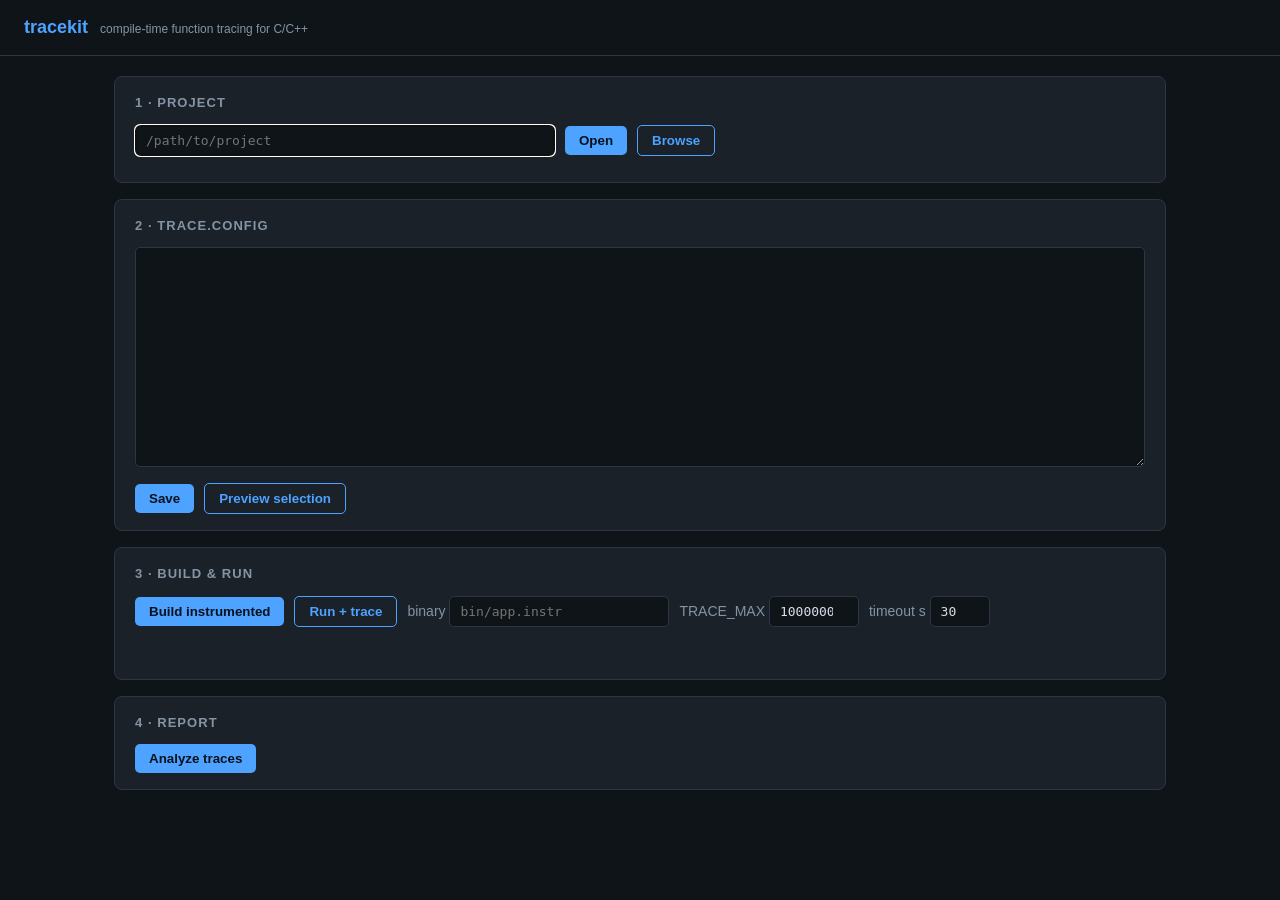
<file: src/tracekit/ui/static/index.html>
<!DOCTYPE html>
<html lang="en">
<head>
<meta charset="utf-8">
<meta name="viewport" content="width=device-width, initial-scale=1">
<title>tracekit</title>
<style>
  :root { --bg:#0f1419; --panel:#1a2129; --border:#2c3644; --fg:#d5dde6;
          --dim:#8494a5; --accent:#4da3ff; --ok:#4caf7d; --err:#e05c5c; }
  * { box-sizing: border-box; }
  body { margin:0; background:var(--bg); color:var(--fg);
         font:14px/1.5 -apple-system, "Segoe UI", Roboto, sans-serif; }
  header { padding:14px 24px; border-bottom:1px solid var(--border);
           display:flex; align-items:baseline; gap:12px; }
  header h1 { font-size:18px; margin:0; color:var(--accent); }
  header span { color:var(--dim); font-size:12px; }
  main { max-width:1100px; margin:0 auto; padding:20px 24px; }
  section { background:var(--panel); border:1px solid var(--border);
            border-radius:8px; padding:16px 20px; margin-bottom:16px; }
  h2 { font-size:13px; text-transform:uppercase; letter-spacing:.08em;
       color:var(--dim); margin:0 0 12px; }
  input[type=text], input[type=number], textarea {
       background:var(--bg); color:var(--fg); border:1px solid var(--border);
       border-radius:5px; padding:7px 10px; font:13px ui-monospace, monospace; }
  input[type=text] { width:420px; }
  textarea { width:100%; height:220px; resize:vertical; }
  button { background:var(--accent); color:#08111d; border:0; border-radius:5px;
           padding:7px 14px; font-weight:600; cursor:pointer; }
  button.ghost { background:transparent; color:var(--accent);
                 border:1px solid var(--accent); }
  button:disabled { opacity:.4; cursor:default; }
  .row { display:flex; gap:10px; align-items:center; flex-wrap:wrap; }
  .dim { color:var(--dim); }
  .ok { color:var(--ok); } .err { color:var(--err); }
  pre { background:var(--bg); border:1px solid var(--border); border-radius:5px;
        padding:10px; overflow:auto; max-height:280px;
        font:12px/1.4 ui-monospace, monospace; white-space:pre-wrap; }
  table { border-collapse:collapse; width:100%;
          font:12.5px ui-monospace, monospace; }
  th, td { text-align:right; padding:4px 10px;
           border-bottom:1px solid var(--border); }
  th { color:var(--dim); cursor:pointer; user-select:none; }
  th.sel { color:var(--accent); }
  td.l, th.l { text-align:left; }
  .browse { margin-top:10px; }
  .browse a { color:var(--accent); cursor:pointer; text-decoration:none;
              display:inline-block; padding:2px 6px; border-radius:4px; }
  .browse a:hover { background:var(--border); }
  .badge { font-size:11px; color:var(--dim); border:1px solid var(--border);
           border-radius:4px; padding:1px 6px; margin-left:6px; }
  #status { min-height:20px; margin:8px 0; }
</style>
</head>
<body>
<header><h1>tracekit</h1><span>compile-time function tracing for C/C++</span></header>
<main>

<section>
  <h2>1 · Project</h2>
  <div class="row">
    <input type="text" id="path" placeholder="/path/to/project" autofocus>
    <button onclick="loadProject()">Open</button>
    <button class="ghost" onclick="browse(curPath())">Browse</button>
  </div>
  <div id="browse" class="browse"></div>
  <div id="projinfo" class="dim" style="margin-top:8px"></div>
</section>

<section>
  <h2>2 · trace.config</h2>
  <textarea id="config" spellcheck="false"></textarea>
  <div class="row" style="margin-top:10px">
    <button onclick="saveConfig()">Save</button>
    <button class="ghost" onclick="scan()">Preview selection</button>
    <span id="scanresult" class="dim"></span>
  </div>
</section>

<section>
  <h2>3 · Build &amp; run</h2>
  <div class="row">
    <button onclick="build()">Build instrumented</button>
    <button class="ghost" onclick="runTarget()">Run + trace</button>
    <label class="dim">binary <input type="text" id="binary" style="width:220px" placeholder="bin/app.instr"></label>
    <label class="dim">TRACE_MAX <input type="number" id="trace_max" value="1000000" style="width:90px"></label>
    <label class="dim">timeout s <input type="number" id="timeout" value="30" style="width:60px"></label>
  </div>
  <div id="status"></div>
  <pre id="log" style="display:none"></pre>
</section>

<section>
  <h2>4 · Report</h2>
  <div class="row">
    <button onclick="analyzeReport()">Analyze traces</button>
    <span id="summary" class="dim"></span>
  </div>
  <div id="report"></div>
</section>

</main>
<script>
let project = "";

function curPath() { return document.getElementById("path").value || "/"; }
function setStatus(msg, cls) {
  const el = document.getElementById("status");
  el.textContent = msg; el.className = cls || "dim";
}
async function api(url, opts) {
  const r = await fetch(url, opts);
  const body = await r.json().catch(() => ({}));
  if (!r.ok) throw new Error(body.detail || r.statusText);
  return body;
}
function showLog(text) {
  const el = document.getElementById("log");
  el.style.display = text ? "block" : "none";
  el.textContent = text;
}

async function browse(path) {
  try {
    const d = await api("/api/browse?path=" + encodeURIComponent(path));
    document.getElementById("path").value = d.path;
    const div = document.getElementById("browse");
    let html = `<a onclick="browse('${d.parent}')">.. (up)</a> `;
    for (const e of d.entries) {
      const badges = (e.has_makefile ? '<span class="badge">make</span>' : "")
                   + (e.has_cmake ? '<span class="badge">cmake</span>' : "");
      html += `<a onclick="browse('${d.path}/${e.name}')">${e.name}/</a>${badges} `;
    }
    div.innerHTML = html;
  } catch (e) { setStatus(e.message, "err"); }
}

async function loadProject() {
  project = curPath();
  try {
    const d = await api("/api/project?path=" + encodeURIComponent(project));
    document.getElementById("projinfo").textContent =
      `${d.sources} sources · build: ${d.build}` +
      (d.has_tracekit_dir ? " · tracekit runtime present" : " · run `tracekit init` there first") +
      (d.binaries.length ? ` · binaries: ${d.binaries.join(", ")}` : "");
    if (d.binaries.length) document.getElementById("binary").value = d.binaries[0];
    const c = await api("/api/config?path=" + encodeURIComponent(project));
    document.getElementById("config").value = c.content;
    setStatus("project loaded", "ok");
  } catch (e) { setStatus(e.message, "err"); }
}

async function saveConfig() {
  try {
    await api("/api/config", {method:"POST",
      headers:{"Content-Type":"application/json"},
      body: JSON.stringify({path: project,
                            content: document.getElementById("config").value})});
    setStatus("trace.config saved", "ok");
  } catch (e) { setStatus(e.message, "err"); }
}

async function scan() {
  try {
    const d = await api("/api/scan?path=" + encodeURIComponent(project));
    document.getElementById("scanresult").textContent =
      `${d.total} sources: ${d.instrumented} instrumented, ${d.excluded.length} excluded` +
      (d.excluded.length ? ` (${d.excluded.slice(0,5).join(", ")}${d.excluded.length>5?", …":""})` : "");
  } catch (e) { setStatus(e.message, "err"); }
}

async function build() {
  setStatus("building…", "dim"); showLog("");
  try {
    const d = await api("/api/build", {method:"POST",
      headers:{"Content-Type":"application/json"},
      body: JSON.stringify({path: project})});
    showLog(d.log);
    setStatus(d.ok ? "build OK" + (d.binaries.length ? `: ${d.binaries.join(", ")}` : "")
                   : "build FAILED", d.ok ? "ok" : "err");
    if (d.binaries.length) document.getElementById("binary").value = d.binaries[0];
  } catch (e) { setStatus(e.message, "err"); }
}

async function runTarget() {
  const binary = document.getElementById("binary").value;
  if (!binary) { setStatus("no binary selected — build first", "err"); return; }
  setStatus("running with TRACE_ENABLE=1 …", "dim");
  try {
    const d = await api("/api/run", {method:"POST",
      headers:{"Content-Type":"application/json"},
      body: JSON.stringify({path: project, binary: binary,
        trace_max: +document.getElementById("trace_max").value,
        timeout: +document.getElementById("timeout").value})});
    showLog(d.output);
    setStatus(`run finished · ${d.trace_files} trace files`, "ok");
  } catch (e) { setStatus(e.message, "err"); }
}

let rows = [], sortKey = "self_ms";
function renderTable() {
  const cols = [["calls","calls"],["incl_ms","incl ms"],["self_ms","self ms"],
                ["max_ms","max ms"]];
  let html = "<table><tr>" + cols.map(([k,label]) =>
      `<th class="${sortKey===k?"sel":""}" onclick="sortKey='${k}';renderTable()">${label}</th>`).join("")
      + '<th class="l">function</th></tr>';
  for (const r of [...rows].sort((a,b) => b[sortKey]-a[sortKey]).slice(0, 50)) {
    html += `<tr><td>${r.calls}</td><td>${r.incl_ms.toFixed(3)}</td>` +
            `<td>${r.self_ms.toFixed(3)}</td><td>${r.max_ms.toFixed(3)}</td>` +
            `<td class="l">${r.function} <span class="dim">${r.location}</span></td></tr>`;
  }
  html += "</table>";
  document.getElementById("report").innerHTML = html;
}

async function analyzeReport() {
  const binary = document.getElementById("binary").value;
  try {
    const d = await api("/api/analyze?path=" + encodeURIComponent(project)
                        + "&binary=" + encodeURIComponent(binary));
    rows = d.rows;
    document.getElementById("summary").textContent =
      `events=${d.events} threads=${d.threads} functions=${d.functions} ` +
      `span=${d.span_ms.toFixed(1)}ms unmatched_exits=${d.unmatched_exits} ` +
      `unclosed_enters=${d.unclosed_enters}`;
    renderTable();
    setStatus(d.unmatched_exits === 0 ? "clean trace" : "trace has unmatched exits",
              d.unmatched_exits === 0 ? "ok" : "err");
  } catch (e) { setStatus(e.message, "err"); }
}
</script>
</body>
</html>
</file>
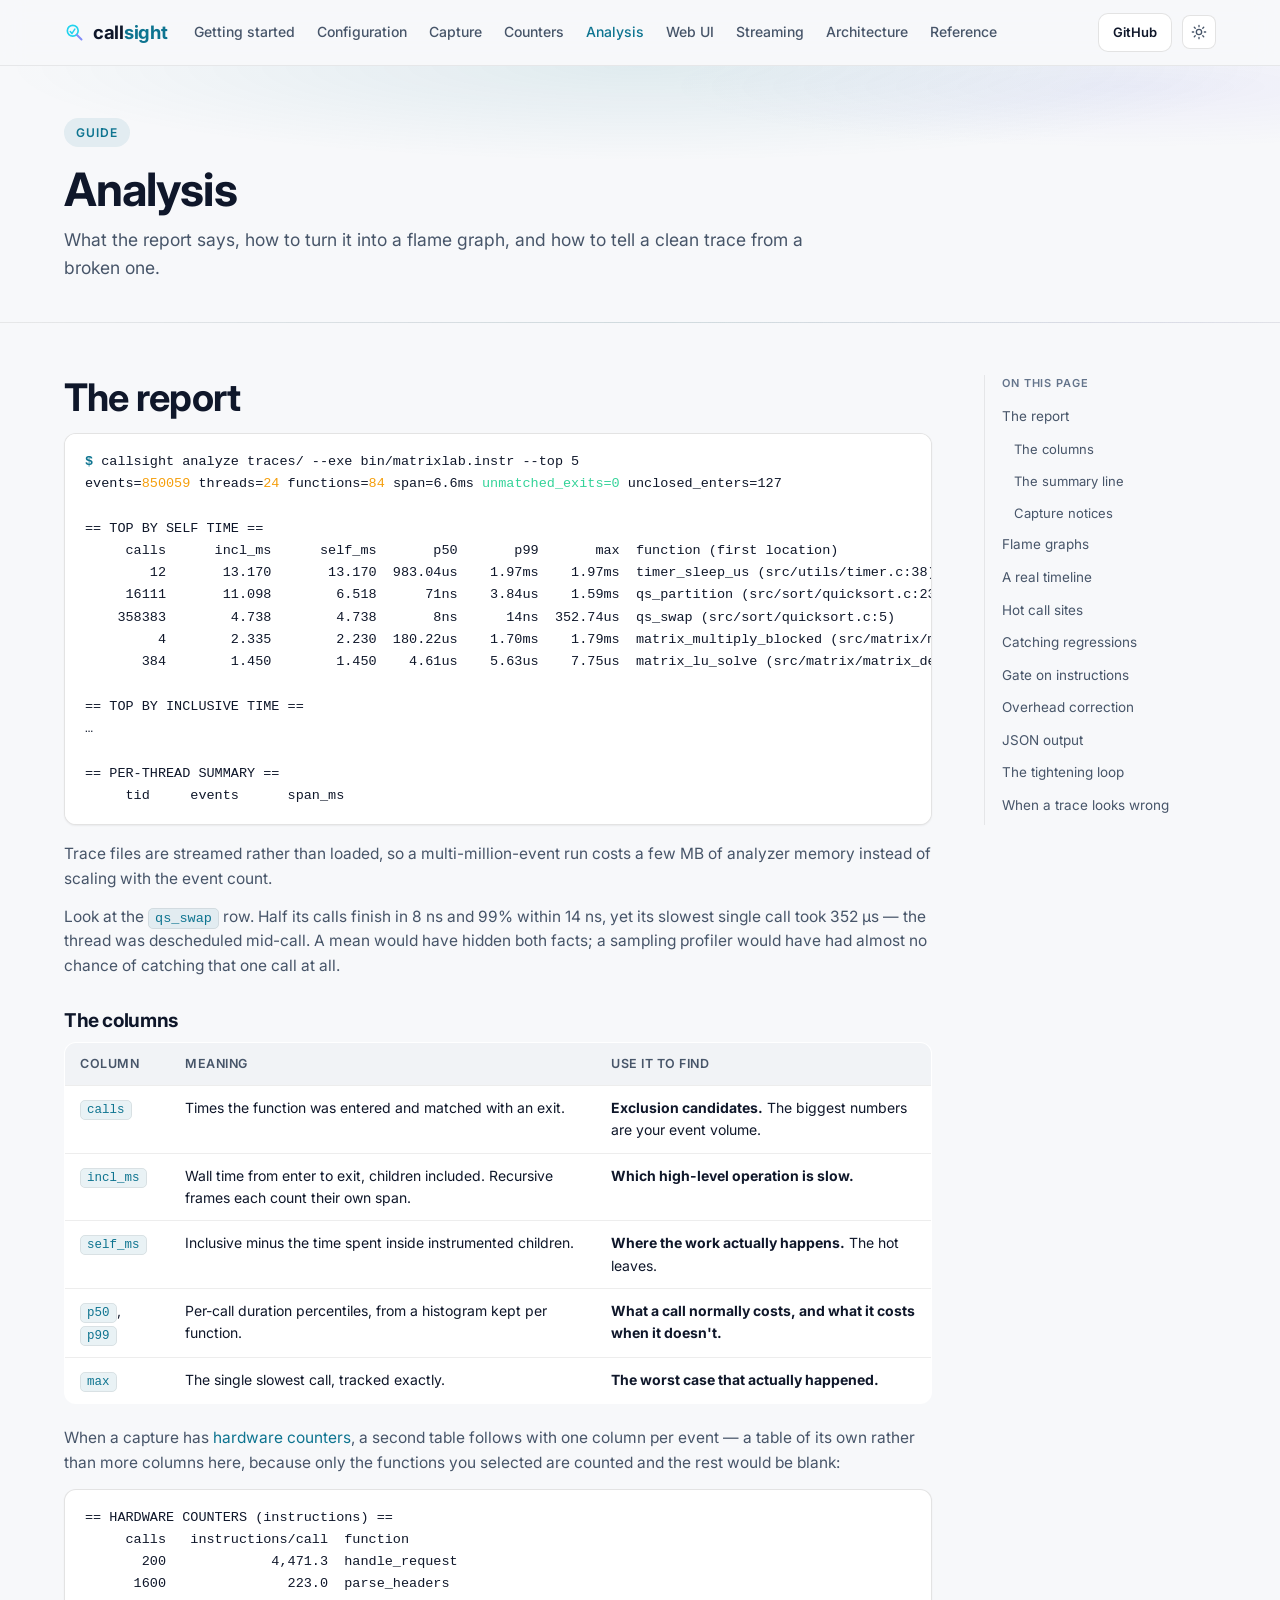
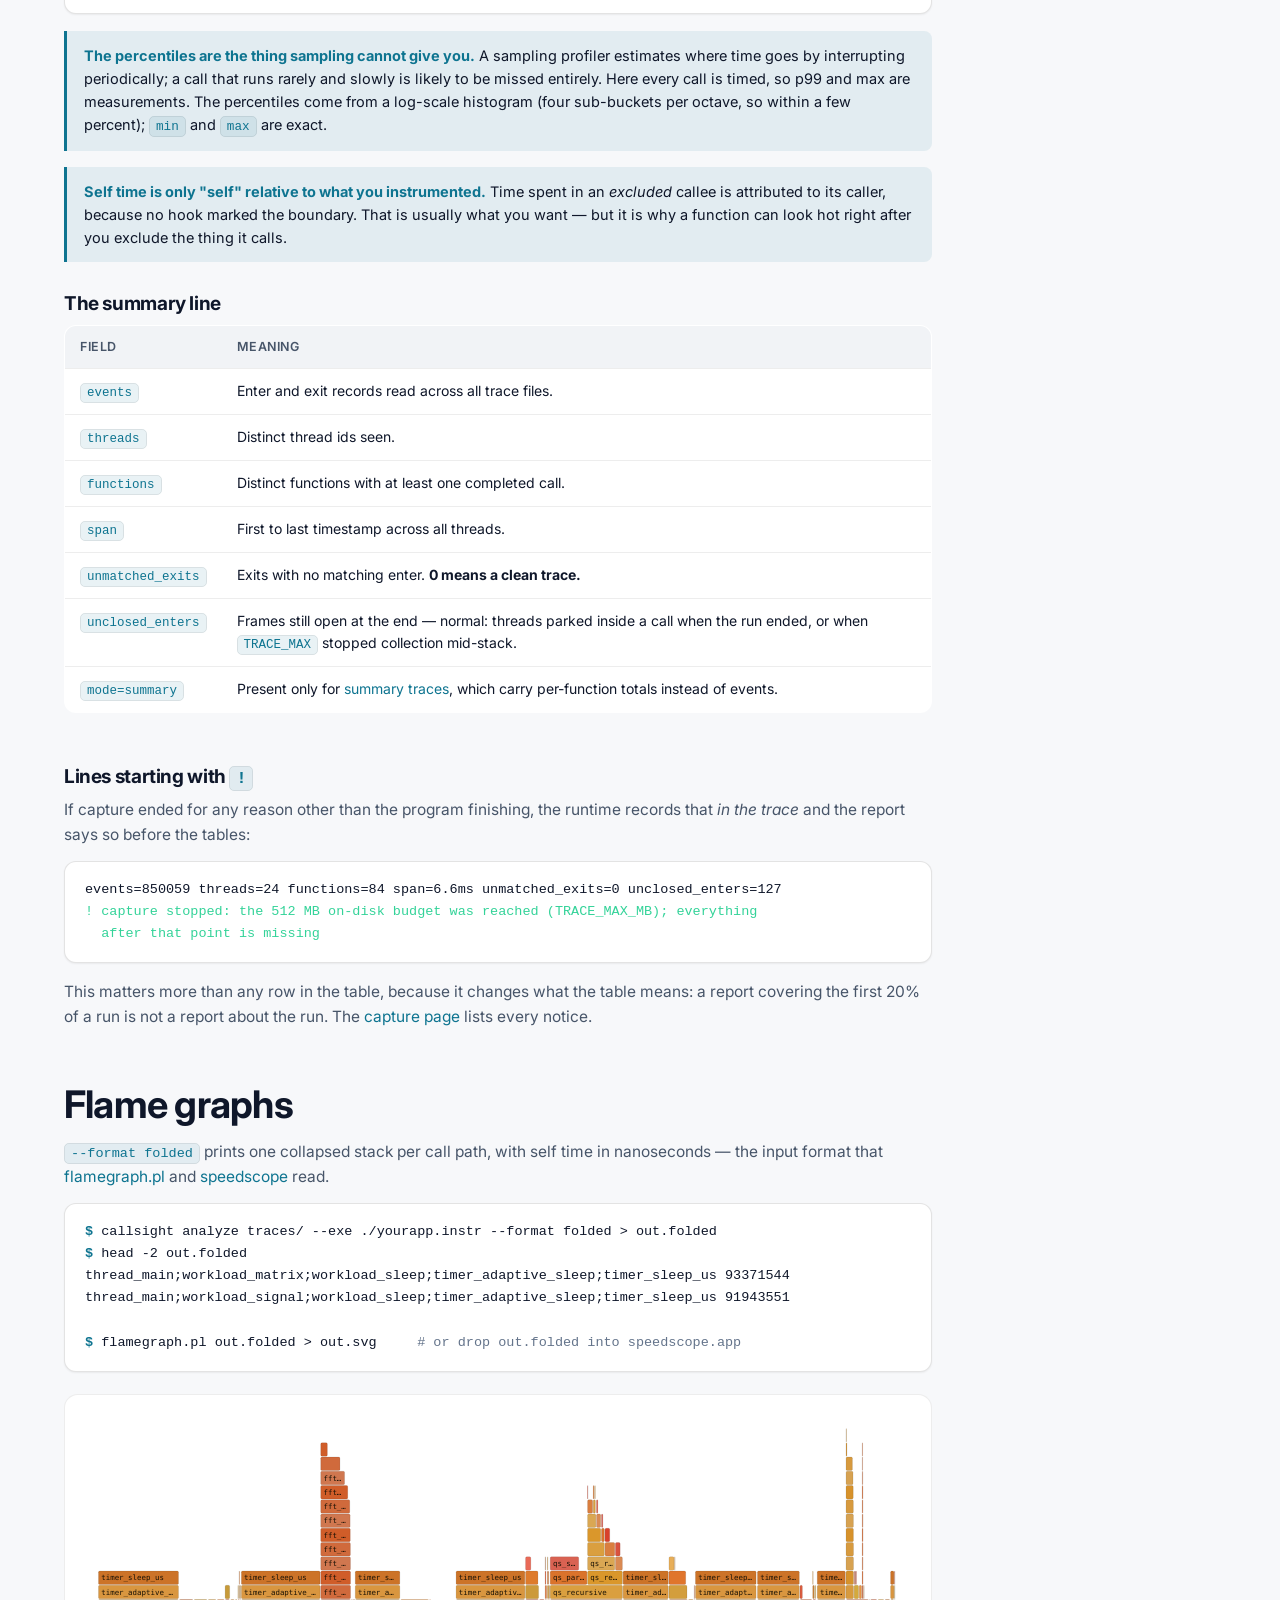
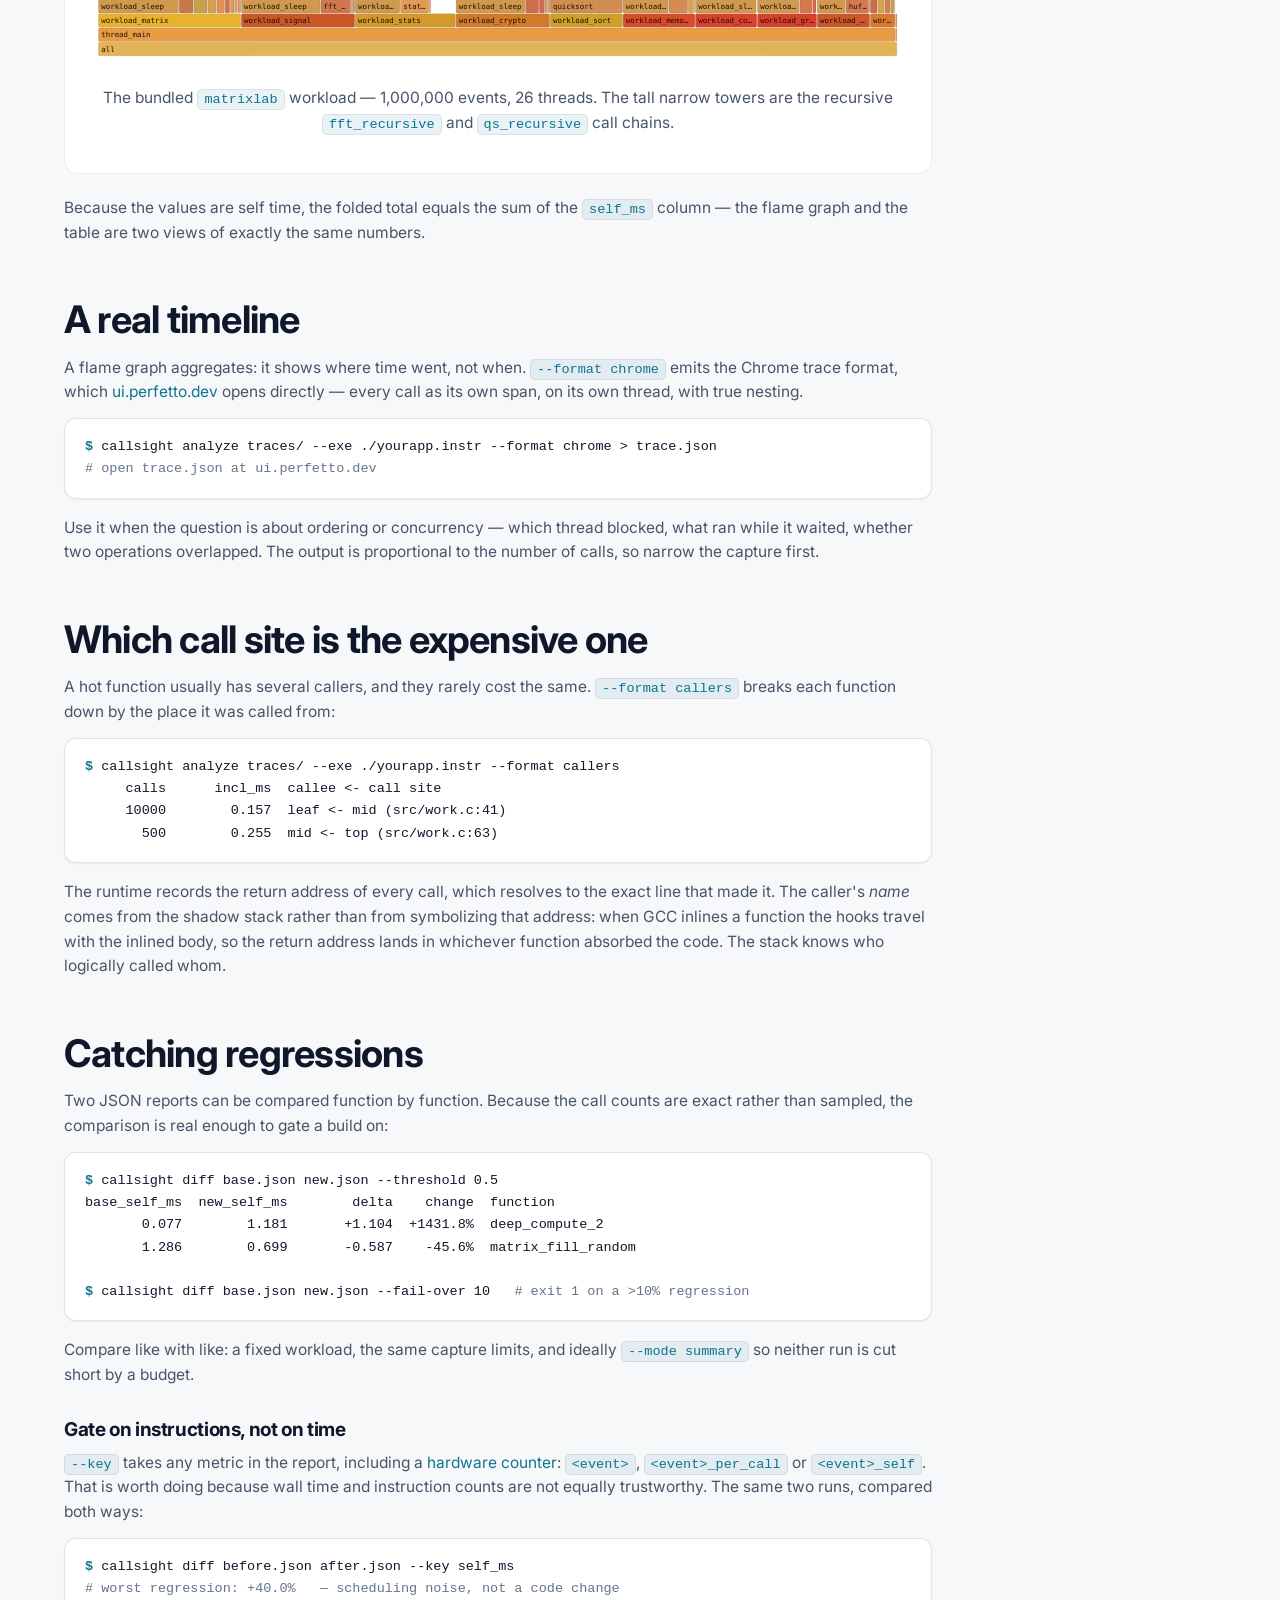
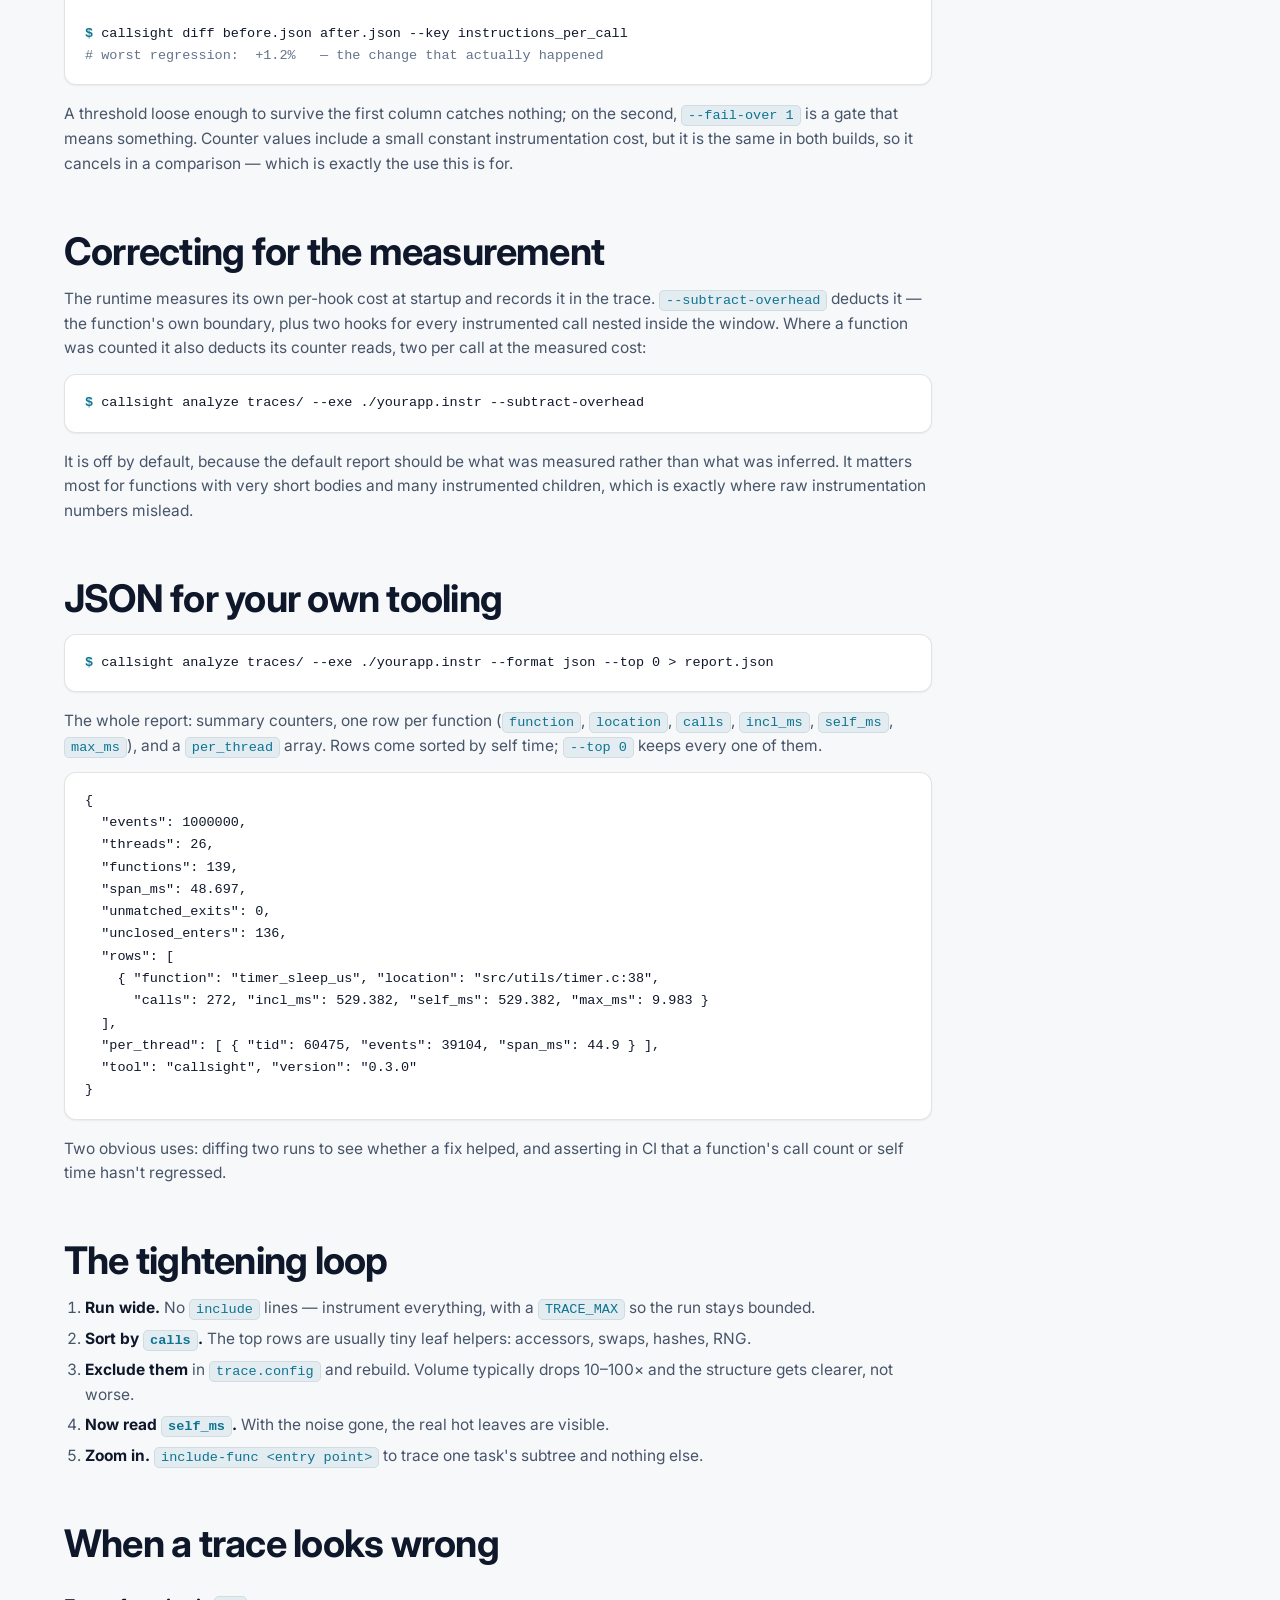
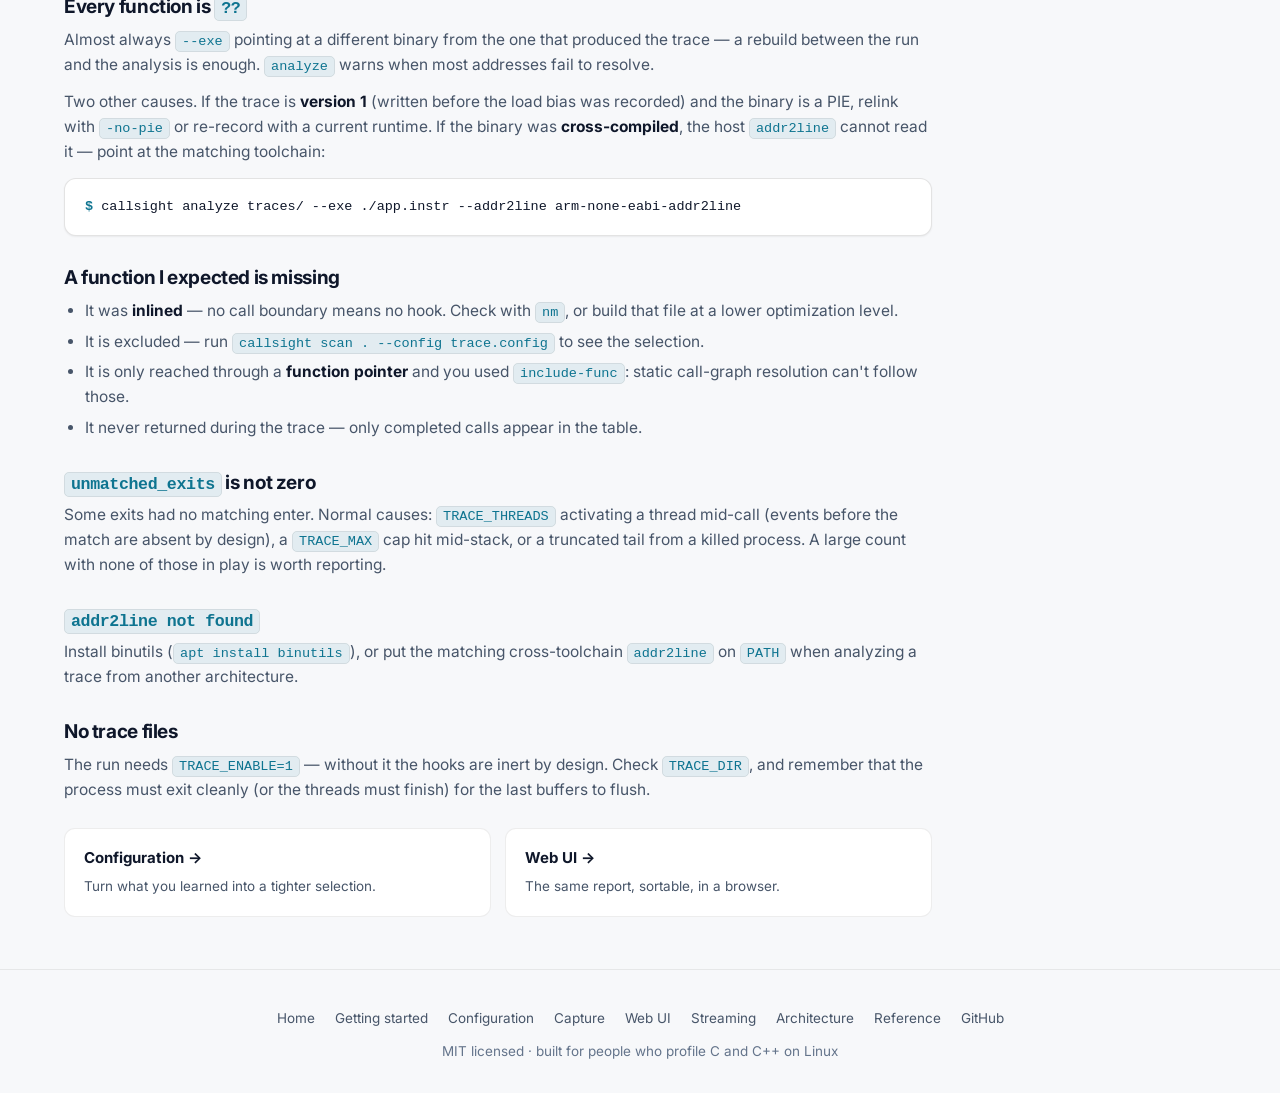
<file: docs/analysis.html>
<!DOCTYPE html>
<html lang="en" data-theme="dark">
<head>
<meta charset="UTF-8">
<meta name="viewport" content="width=device-width, initial-scale=1.0">
<title>Analysis — callsight</title>
<meta name="description" content="Read the callsight hotspot report: self vs inclusive time, unmatched exits, per-thread summary. Export folded stacks for flame graphs and JSON for your own tooling.">
<meta property="og:title" content="Analysis — callsight">
<meta property="og:description" content="What every column means, how to export flame graphs and JSON, and what to do when a trace looks wrong.">
<meta name="theme-color" content="#0d1016">
<link rel="preconnect" href="https://fonts.googleapis.com">
<link rel="preconnect" href="https://fonts.gstatic.com" crossorigin>
<link href="https://fonts.googleapis.com/css2?family=Inter:wght@400;500;600;700&display=swap" rel="stylesheet">
<link rel="icon" type="image/svg+xml" href="assets/favicon.svg">
<link rel="stylesheet" href="assets/styles.css">
</head>
<body>

<nav class="topnav">
  <div class="topnav-inner">
    <a class="brand" href="./">
      <svg class="mark" viewBox="0 0 24 24" fill="none" aria-hidden="true">
        <circle cx="10.5" cy="10.5" r="6.5" stroke="#22d3ee" stroke-width="2"/>
        <path d="M15.6 15.6 L21 21" stroke="#818cf8" stroke-width="2.4" stroke-linecap="round"/>
        <path d="M7.5 11.5 l2 2.4 3.5-5.4" stroke="#22d3ee" stroke-width="1.8" stroke-linecap="round" stroke-linejoin="round"/>
      </svg><span>call<span class="a">sight</span></span></a>
    <div class="topnav-links">
      <a href="getting-started.html">Getting started</a>
      <a href="configuration.html">Configuration</a>
      <a href="capture.html">Capture</a>
      <a href="counters.html">Counters</a>
      <a href="analysis.html" class="active">Analysis</a>
      <a href="web-ui.html">Web UI</a>
      <a href="streaming.html">Streaming</a>
      <a href="architecture.html">Architecture</a>
      <a href="reference.html">Reference</a>
    </div>
    <div class="topnav-right">
      <a class="btn btn-ghost" href="https://github.com/harshithsunku/callsight" target="_blank" rel="noopener">GitHub</a>
      <button class="theme-btn" id="theme-toggle" aria-label="Toggle theme" title="Toggle light/dark">
        <svg viewBox="0 0 24 24" fill="none" stroke="currentColor" stroke-width="2" stroke-linecap="round" stroke-linejoin="round">
          <circle cx="12" cy="12" r="4"></circle>
          <path d="M12 2v2M12 20v2M4.93 4.93l1.41 1.41M17.66 17.66l1.41 1.41M2 12h2M20 12h2M4.93 19.07l1.41-1.41M17.66 6.34l1.41-1.41"></path>
        </svg>
      </button>
    </div>
  </div>
</nav>

<header class="page-head">
  <div class="container">
    <span class="eyebrow">Guide</span>
    <h1>Analysis</h1>
    <p>What the report says, how to turn it into a flame graph, and how to tell a clean
    trace from a broken one.</p>
  </div>
</header>

<div class="layout-with-toc">
<main class="prose">

<h2 id="report">The report</h2>
<pre><code><span class="p">$</span> callsight analyze traces/ --exe bin/matrixlab.instr --top 5
events=<span class="n">850059</span> threads=<span class="n">24</span> functions=<span class="n">84</span> span=6.6ms <span class="s">unmatched_exits=0</span> unclosed_enters=127

== TOP BY SELF TIME ==
     calls      incl_ms      self_ms       p50       p99       max  function (first location)
        12       13.170       13.170  983.04us    1.97ms    1.97ms  timer_sleep_us (src/utils/timer.c:38)
     16111       11.098        6.518      71ns    3.84us    1.59ms  qs_partition (src/sort/quicksort.c:23)
    358383        4.738        4.738       8ns      14ns  352.74us  qs_swap (src/sort/quicksort.c:5)
         4        2.335        2.230  180.22us    1.70ms    1.79ms  matrix_multiply_blocked (src/matrix/matrix_multiply.c:24)
       384        1.450        1.450    4.61us    5.63us    7.75us  matrix_lu_solve (src/matrix/matrix_decomp.c:48)

== TOP BY INCLUSIVE TIME ==
…

== PER-THREAD SUMMARY ==
     tid     events      span_ms</code></pre>
<p>Trace files are streamed rather than loaded, so a multi-million-event run costs a few
MB of analyzer memory instead of scaling with the event count.</p>

<p>Look at the <code>qs_swap</code> row. Half its calls finish in 8&nbsp;ns and 99% within
14&nbsp;ns, yet its slowest single call took 352&nbsp;µs — the thread was descheduled
mid-call. A mean would have hidden both facts; a sampling profiler would have had almost
no chance of catching that one call at all.</p>

<h3 id="columns">The columns</h3>
<div class="table-scroll">
<table class="ref">
  <thead><tr><th>Column</th><th>Meaning</th><th>Use it to find</th></tr></thead>
  <tbody>
    <tr><td class="nowrap"><code>calls</code></td><td>Times the function was entered and matched with an exit.</td><td><strong>Exclusion candidates.</strong> The biggest numbers are your event volume.</td></tr>
    <tr><td class="nowrap"><code>incl_ms</code></td><td>Wall time from enter to exit, children included. Recursive frames each count their own span.</td><td><strong>Which high-level operation is slow.</strong></td></tr>
    <tr><td class="nowrap"><code>self_ms</code></td><td>Inclusive minus the time spent inside instrumented children.</td><td><strong>Where the work actually happens.</strong> The hot leaves.</td></tr>
    <tr><td class="nowrap"><code>p50</code>, <code>p99</code></td><td>Per-call duration percentiles, from a histogram kept per function.</td><td><strong>What a call normally costs, and what it costs when it doesn't.</strong></td></tr>
    <tr><td class="nowrap"><code>max</code></td><td>The single slowest call, tracked exactly.</td><td><strong>The worst case that actually happened.</strong></td></tr>
  </tbody>
</table>
</div>
<p>When a capture has <a href="counters.html">hardware counters</a>, a second table
follows with one column per event — a table of its own rather than more columns here,
because only the functions you selected are counted and the rest would be blank:</p>
<pre><code>== HARDWARE COUNTERS (instructions) ==
     calls   instructions/call  function
       200             4,471.3  handle_request
      1600               223.0  parse_headers</code></pre>

<div class="note">
  <strong>The percentiles are the thing sampling cannot give you.</strong> A sampling
  profiler estimates where time goes by interrupting periodically; a call that runs rarely
  and slowly is likely to be missed entirely. Here every call is timed, so p99 and max are
  measurements. The percentiles come from a log-scale histogram (four sub-buckets per
  octave, so within a few percent); <code>min</code> and <code>max</code> are exact.
</div>
<div class="note">
  <strong>Self time is only "self" relative to what you instrumented.</strong> Time spent
  in an <em>excluded</em> callee is attributed to its caller, because no hook marked the
  boundary. That is usually what you want — but it is why a function can look hot right
  after you exclude the thing it calls.
</div>

<h3 id="summary">The summary line</h3>
<div class="table-scroll">
<table class="ref">
  <thead><tr><th>Field</th><th>Meaning</th></tr></thead>
  <tbody>
    <tr><td class="nowrap"><code>events</code></td><td>Enter and exit records read across all trace files.</td></tr>
    <tr><td class="nowrap"><code>threads</code></td><td>Distinct thread ids seen.</td></tr>
    <tr><td class="nowrap"><code>functions</code></td><td>Distinct functions with at least one completed call.</td></tr>
    <tr><td class="nowrap"><code>span</code></td><td>First to last timestamp across all threads.</td></tr>
    <tr><td class="nowrap"><code>unmatched_exits</code></td><td>Exits with no matching enter. <strong>0 means a clean trace.</strong></td></tr>
    <tr><td class="nowrap"><code>unclosed_enters</code></td><td>Frames still open at the end — normal: threads parked inside a call when the run ended, or when <code>TRACE_MAX</code> stopped collection mid-stack.</td></tr>
    <tr><td class="nowrap"><code>mode=summary</code></td><td>Present only for <a href="capture.html#summary">summary traces</a>, which carry per-function totals instead of events.</td></tr>
  </tbody>
</table>
</div>

<h3 id="notices">Lines starting with <code>!</code></h3>
<p>If capture ended for any reason other than the program finishing, the runtime records
that <em>in the trace</em> and the report says so before the tables:</p>
<pre><code>events=850059 threads=24 functions=84 span=6.6ms unmatched_exits=0 unclosed_enters=127
<span class="s">! capture stopped: the 512 MB on-disk budget was reached (TRACE_MAX_MB); everything
  after that point is missing</span></code></pre>
<p>This matters more than any row in the table, because it changes what the table means: a
report covering the first 20% of a run is not a report about the run. The
<a href="capture.html#notices">capture page</a> lists every notice.</p>

<h2 id="flame">Flame graphs</h2>
<p><code>--format folded</code> prints one collapsed stack per call path, with self time in
nanoseconds — the input format that
<a href="https://github.com/brendangregg/FlameGraph" target="_blank" rel="noopener">flamegraph.pl</a>
and <a href="https://speedscope.app" target="_blank" rel="noopener">speedscope</a> read.</p>
<pre><code><span class="p">$</span> callsight analyze traces/ --exe ./yourapp.instr --format folded &gt; out.folded
<span class="p">$</span> head -2 out.folded
thread_main;workload_matrix;workload_sleep;timer_adaptive_sleep;timer_sleep_us 93371544
thread_main;workload_signal;workload_sleep;timer_adaptive_sleep;timer_sleep_us 91943551

<span class="p">$</span> flamegraph.pl out.folded &gt; out.svg     <span class="c"># or drop out.folded into speedscope.app</span></code></pre>
<div class="diagram">
  <img src="assets/flamegraph.svg" alt="Flame graph of the matrixlab workload showing per-workload towers and the recursive fft and quicksort stacks" loading="lazy">
  <p class="diagram-caption">
    The bundled <code>matrixlab</code> workload — 1,000,000 events, 26 threads. The tall
    narrow towers are the recursive <code>fft_recursive</code> and <code>qs_recursive</code>
    call chains.
  </p>
</div>
<p>Because the values are self time, the folded total equals the sum of the
<code>self_ms</code> column — the flame graph and the table are two views of exactly the
same numbers.</p>

<h2 id="timeline">A real timeline</h2>
<p>A flame graph aggregates: it shows where time went, not when. <code>--format chrome</code>
emits the Chrome trace format, which
<a href="https://ui.perfetto.dev" target="_blank" rel="noopener">ui.perfetto.dev</a> opens
directly — every call as its own span, on its own thread, with true nesting.</p>
<pre><code><span class="p">$</span> callsight analyze traces/ --exe ./yourapp.instr --format chrome &gt; trace.json
<span class="c"># open trace.json at ui.perfetto.dev</span></code></pre>
<p>Use it when the question is about ordering or concurrency — which thread blocked, what
ran while it waited, whether two operations overlapped. The output is proportional to the
number of calls, so narrow the capture first.</p>

<h2 id="callers">Which call site is the expensive one</h2>
<p>A hot function usually has several callers, and they rarely cost the same.
<code>--format callers</code> breaks each function down by the place it was called from:</p>
<pre><code><span class="p">$</span> callsight analyze traces/ --exe ./yourapp.instr --format callers
     calls      incl_ms  callee &lt;- call site
     10000        0.157  leaf &lt;- mid (src/work.c:41)
       500        0.255  mid &lt;- top (src/work.c:63)</code></pre>
<p>The runtime records the return address of every call, which resolves to the exact line
that made it. The caller's <em>name</em> comes from the shadow stack rather than from
symbolizing that address: when GCC inlines a function the hooks travel with the inlined
body, so the return address lands in whichever function absorbed the code. The stack knows
who logically called whom.</p>

<h2 id="regressions">Catching regressions</h2>
<p>Two JSON reports can be compared function by function. Because the call counts are exact
rather than sampled, the comparison is real enough to gate a build on:</p>
<pre><code><span class="p">$</span> callsight diff base.json new.json --threshold 0.5
base_self_ms  new_self_ms        delta    change  function
       0.077        1.181       +1.104  +1431.8%  deep_compute_2
       1.286        0.699       -0.587    -45.6%  matrix_fill_random

<span class="p">$</span> callsight diff base.json new.json --fail-over 10   <span class="c"># exit 1 on a &gt;10% regression</span></code></pre>
<p>Compare like with like: a fixed workload, the same capture limits, and ideally
<code>--mode summary</code> so neither run is cut short by a budget.</p>

<h3 id="counter-keys">Gate on instructions, not on time</h3>
<p><code>--key</code> takes any metric in the report, including a
<a href="counters.html">hardware counter</a>:
<code>&lt;event&gt;</code>, <code>&lt;event&gt;_per_call</code> or
<code>&lt;event&gt;_self</code>. That is worth doing because wall time and instruction
counts are not equally trustworthy. The same two runs, compared both ways:</p>
<pre><code><span class="p">$</span> callsight diff before.json after.json --key self_ms
<span class="c"># worst regression: +40.0%   — scheduling noise, not a code change</span>

<span class="p">$</span> callsight diff before.json after.json --key instructions_per_call
<span class="c"># worst regression:  +1.2%   — the change that actually happened</span></code></pre>
<p>A threshold loose enough to survive the first column catches nothing; on the second,
<code>--fail-over 1</code> is a gate that means something. Counter values include a small
constant instrumentation cost, but it is the same in both builds, so it cancels in a
comparison — which is exactly the use this is for.</p>

<h2 id="overhead">Correcting for the measurement</h2>
<p>The runtime measures its own per-hook cost at startup and records it in the trace.
<code>--subtract-overhead</code> deducts it — the function's own boundary, plus two hooks
for every instrumented call nested inside the window. Where a function was counted it also
deducts its counter reads, two per call at the measured cost:</p>
<pre><code><span class="p">$</span> callsight analyze traces/ --exe ./yourapp.instr --subtract-overhead</code></pre>
<p>It is off by default, because the default report should be what was measured rather
than what was inferred. It matters most for functions with very short bodies and many
instrumented children, which is exactly where raw instrumentation numbers mislead.</p>

<h2 id="json">JSON for your own tooling</h2>
<pre><code><span class="p">$</span> callsight analyze traces/ --exe ./yourapp.instr --format json --top 0 &gt; report.json</code></pre>
<p>The whole report: summary counters, one row per function
(<code>function</code>, <code>location</code>, <code>calls</code>, <code>incl_ms</code>,
<code>self_ms</code>, <code>max_ms</code>), and a <code>per_thread</code> array. Rows come
sorted by self time; <code>--top 0</code> keeps every one of them.</p>
<pre><code>{
  "events": 1000000,
  "threads": 26,
  "functions": 139,
  "span_ms": 48.697,
  "unmatched_exits": 0,
  "unclosed_enters": 136,
  "rows": [
    { "function": "timer_sleep_us", "location": "src/utils/timer.c:38",
      "calls": 272, "incl_ms": 529.382, "self_ms": 529.382, "max_ms": 9.983 }
  ],
  "per_thread": [ { "tid": 60475, "events": 39104, "span_ms": 44.9 } ],
  "tool": "callsight", "version": "0.3.0"
}</code></pre>
<p>Two obvious uses: diffing two runs to see whether a fix helped, and asserting in CI that
a function's call count or self time hasn't regressed.</p>

<h2 id="workflow">The tightening loop</h2>
<ol>
  <li><strong>Run wide.</strong> No <code>include</code> lines — instrument everything,
    with a <code>TRACE_MAX</code> so the run stays bounded.</li>
  <li><strong>Sort by <code>calls</code>.</strong> The top rows are usually tiny leaf
    helpers: accessors, swaps, hashes, RNG.</li>
  <li><strong>Exclude them</strong> in <code>trace.config</code> and rebuild. Volume
    typically drops 10–100× and the structure gets clearer, not worse.</li>
  <li><strong>Now read <code>self_ms</code>.</strong> With the noise gone, the real hot
    leaves are visible.</li>
  <li><strong>Zoom in.</strong> <code>include-func &lt;entry point&gt;</code> to trace one
    task's subtree and nothing else.</li>
</ol>

<h2 id="troubleshooting">When a trace looks wrong</h2>

<h3 id="tr-symbols">Every function is <code>??</code></h3>
<p>Almost always <code>--exe</code> pointing at a different binary from the one that
produced the trace — a rebuild between the run and the analysis is enough.
<code>analyze</code> warns when most addresses fail to resolve.</p>
<p>Two other causes. If the trace is <strong>version 1</strong> (written before the load
bias was recorded) and the binary is a PIE, relink with <code>-no-pie</code> or re-record
with a current runtime. If the binary was <strong>cross-compiled</strong>, the host
<code>addr2line</code> cannot read it — point at the matching toolchain:</p>
<pre><code><span class="p">$</span> callsight analyze traces/ --exe ./app.instr --addr2line arm-none-eabi-addr2line</code></pre>

<h3 id="tr-missing">A function I expected is missing</h3>
<ul>
  <li>It was <strong>inlined</strong> — no call boundary means no hook. Check with
    <code>nm</code>, or build that file at a lower optimization level.</li>
  <li>It is excluded — run <code>callsight scan . --config trace.config</code> to see the
    selection.</li>
  <li>It is only reached through a <strong>function pointer</strong> and you used
    <code>include-func</code>: static call-graph resolution can't follow those.</li>
  <li>It never returned during the trace — only completed calls appear in the table.</li>
</ul>

<h3 id="tr-unmatched"><code>unmatched_exits</code> is not zero</h3>
<p>Some exits had no matching enter. Normal causes: <code>TRACE_THREADS</code> activating a
thread mid-call (events before the match are absent by design), a
<code>TRACE_MAX</code> cap hit mid-stack, or a truncated tail from a killed process. A
large count with none of those in play is worth reporting.</p>

<h3 id="tr-addr2line"><code>addr2line not found</code></h3>
<p>Install binutils (<code>apt install binutils</code>), or put the matching
cross-toolchain <code>addr2line</code> on <code>PATH</code> when analyzing a trace from
another architecture.</p>

<h3 id="tr-empty">No trace files</h3>
<p>The run needs <code>TRACE_ENABLE=1</code> — without it the hooks are inert by design.
Check <code>TRACE_DIR</code>, and remember that the process must exit cleanly (or the
threads must finish) for the last buffers to flush.</p>

<div class="next-links">
  <a class="next-link" href="configuration.html"><strong>Configuration &rarr;</strong><span>Turn what you learned into a tighter selection.</span></a>
  <a class="next-link" href="web-ui.html"><strong>Web UI &rarr;</strong><span>The same report, sortable, in a browser.</span></a>
</div>

</main>

<aside class="toc">
  <div class="toc-label">On this page</div>
  <ul>
    <li><a href="#report">The report</a></li>
    <li class="sub"><a href="#columns">The columns</a></li>
    <li class="sub"><a href="#summary">The summary line</a></li>
    <li class="sub"><a href="#notices">Capture notices</a></li>
    <li><a href="#flame">Flame graphs</a></li>
    <li><a href="#timeline">A real timeline</a></li>
    <li><a href="#callers">Hot call sites</a></li>
    <li><a href="#regressions">Catching regressions</a></li>
    <li><a href="#counter-keys">Gate on instructions</a></li>
    <li><a href="#overhead">Overhead correction</a></li>
    <li><a href="#json">JSON output</a></li>
    <li><a href="#workflow">The tightening loop</a></li>
    <li><a href="#troubleshooting">When a trace looks wrong</a></li>
  </ul>
</aside>
</div>

<footer>
  <div class="foot-row">
    <a href="./">Home</a>
    <a href="getting-started.html">Getting started</a>
    <a href="configuration.html">Configuration</a>
    <a href="capture.html">Capture</a>
    <a href="web-ui.html">Web UI</a>
    <a href="streaming.html">Streaming</a>
    <a href="architecture.html">Architecture</a>
    <a href="reference.html">Reference</a>
    <a href="https://github.com/harshithsunku/callsight" target="_blank" rel="noopener">GitHub</a>
  </div>
  <div>MIT licensed · built for people who profile C and C++ on Linux</div>
</footer>

<script src="assets/docs.js"></script>
</body>
</html>
</file>
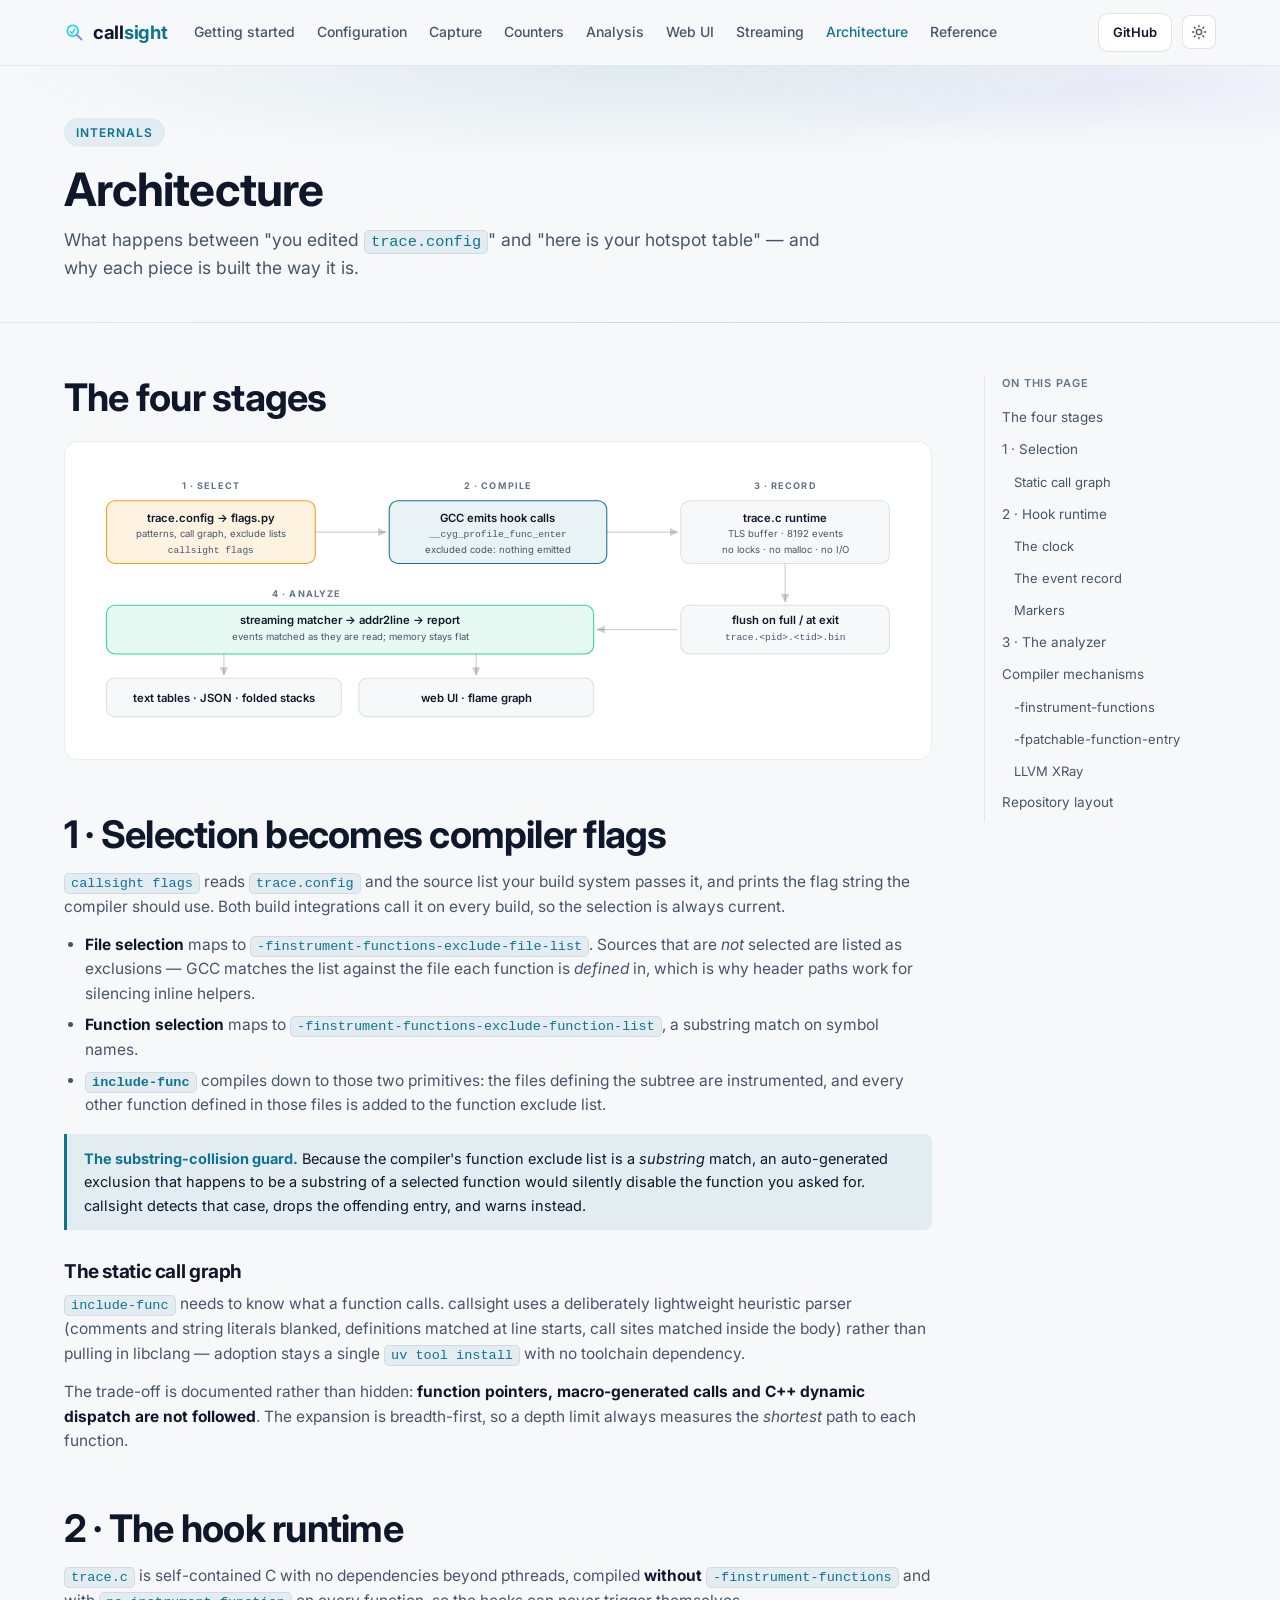
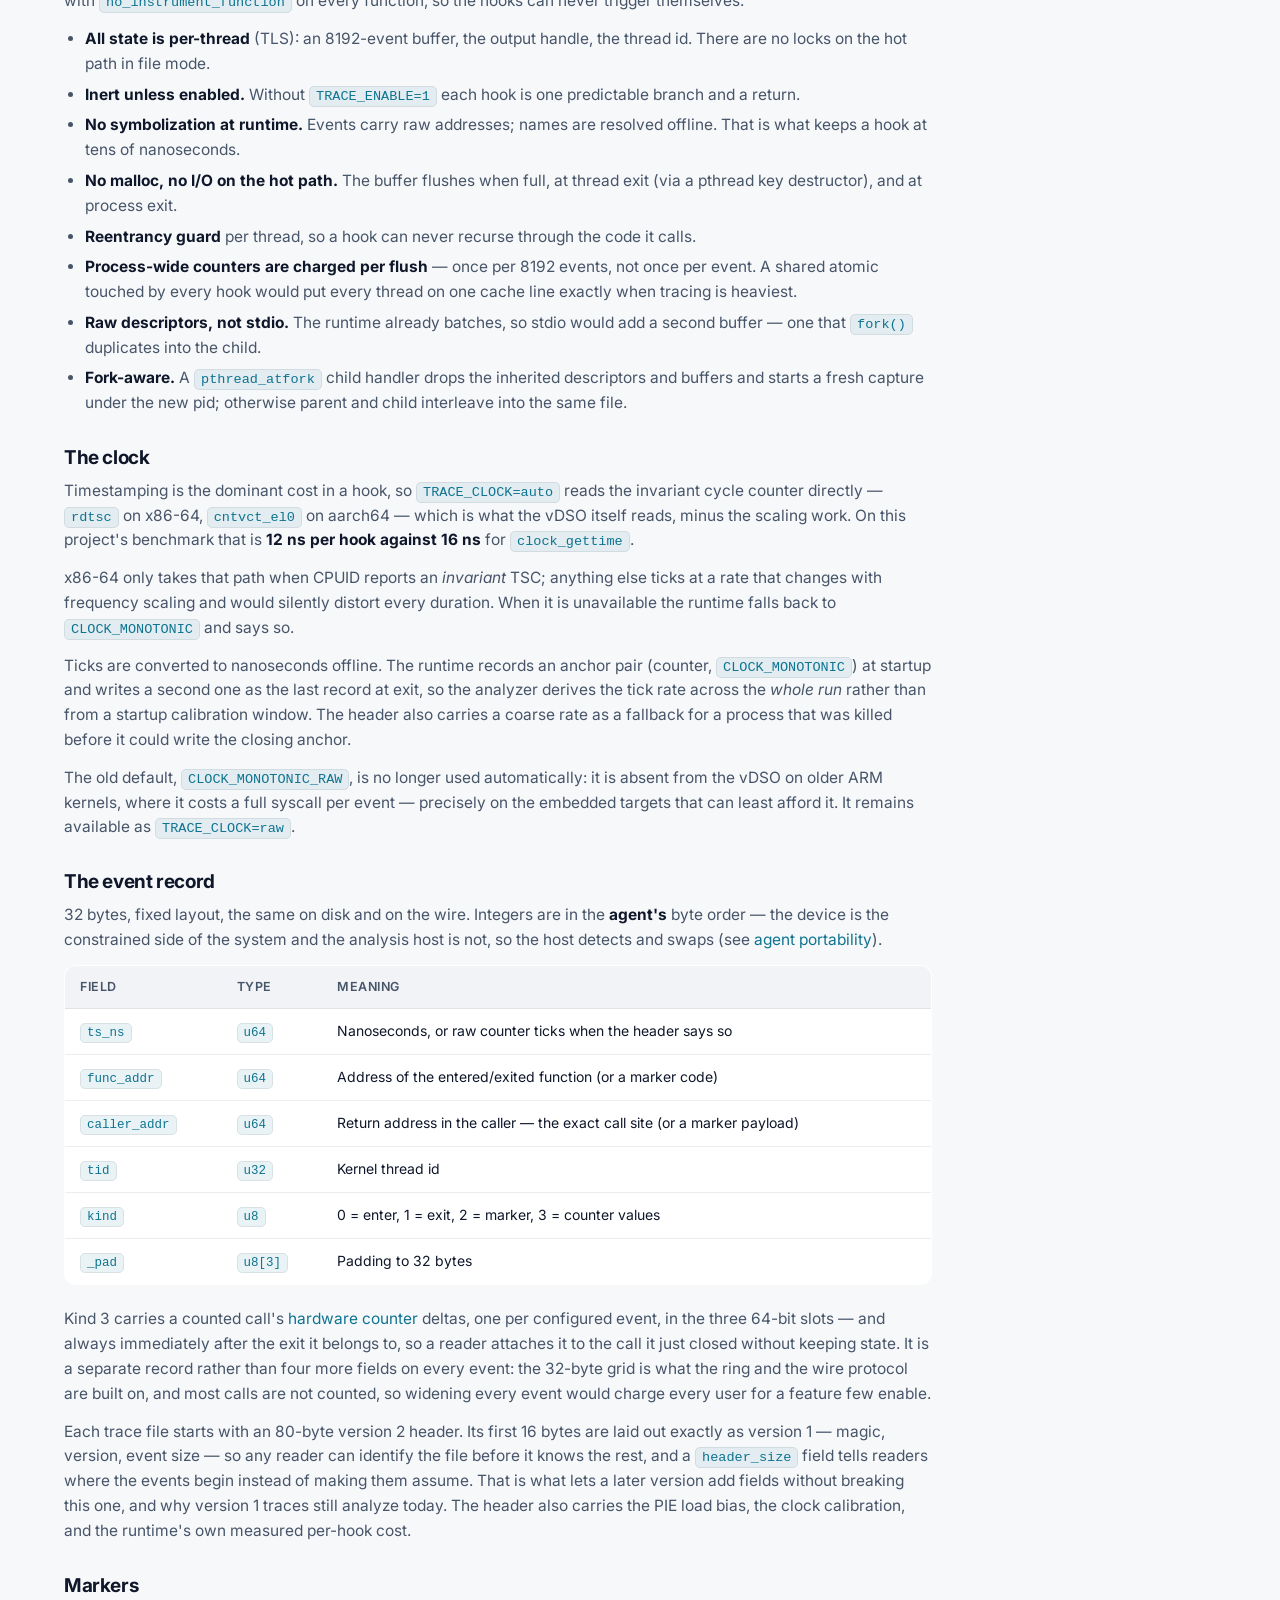
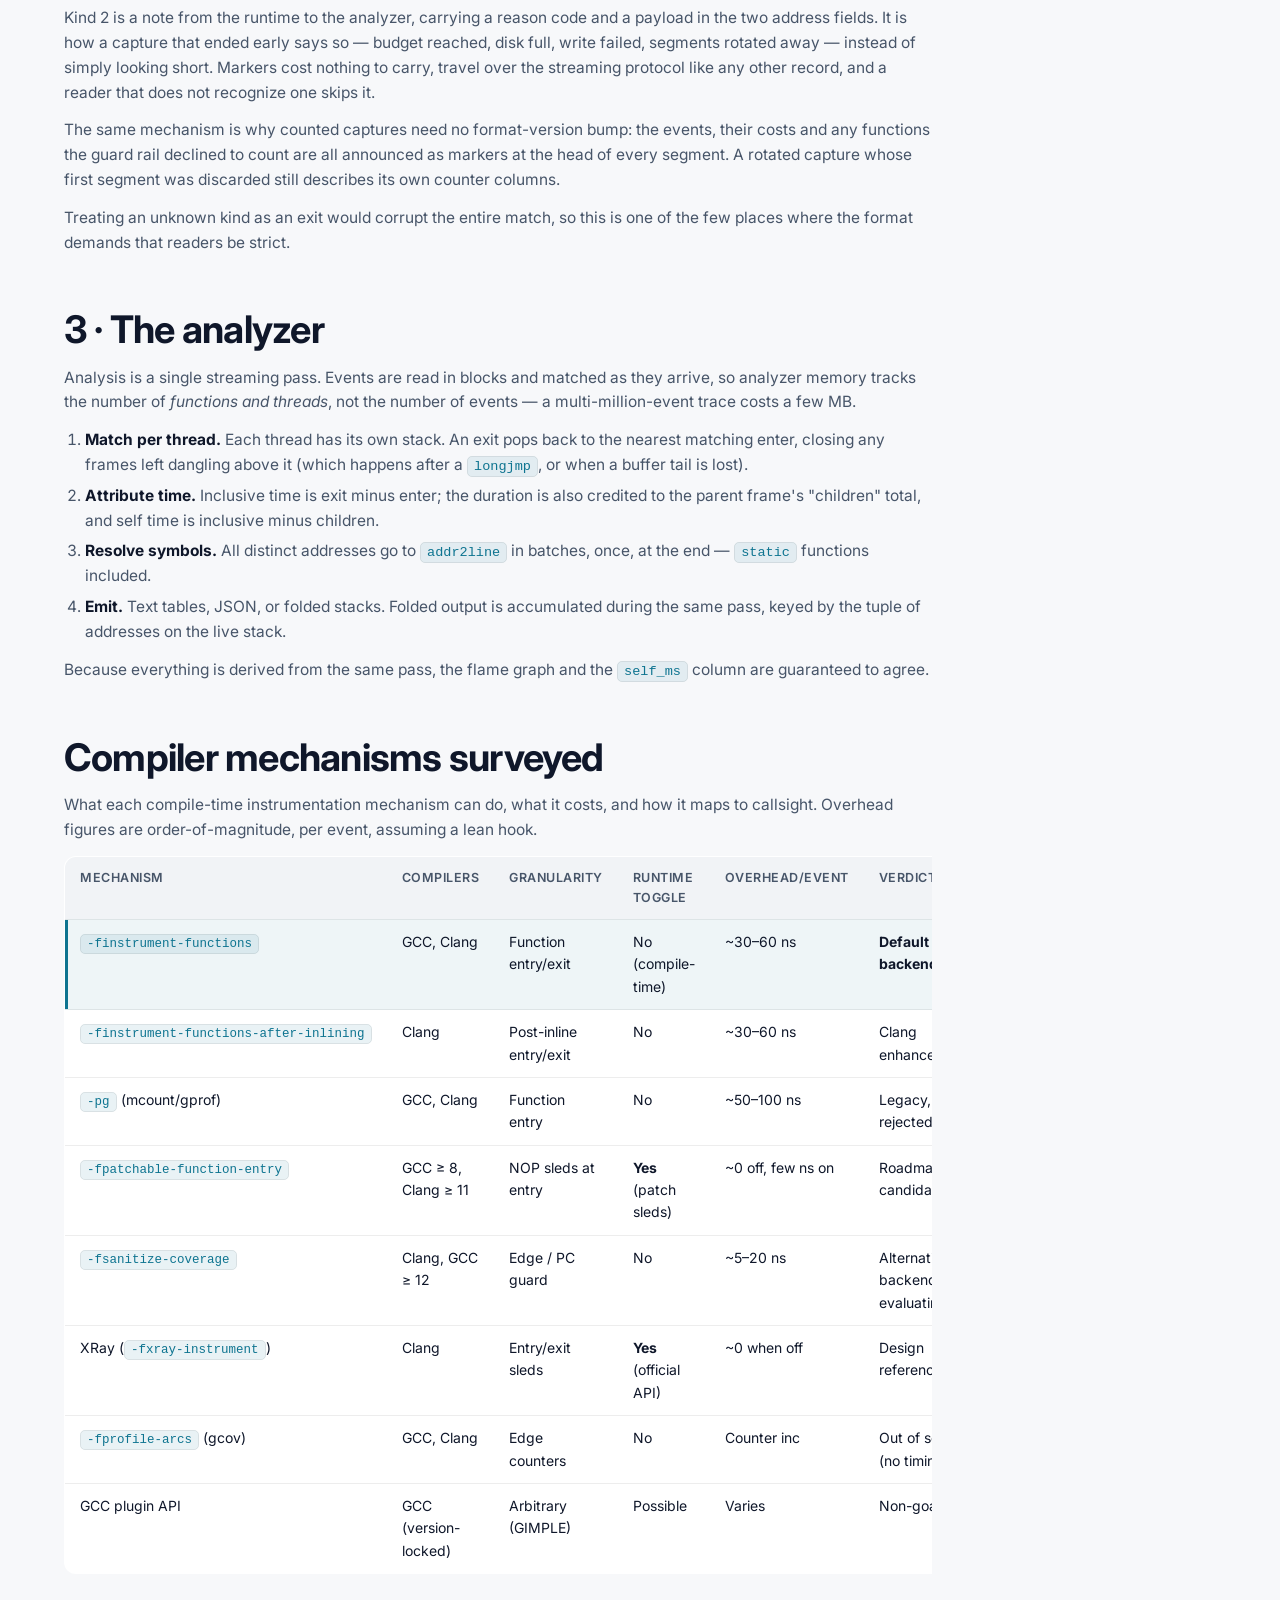
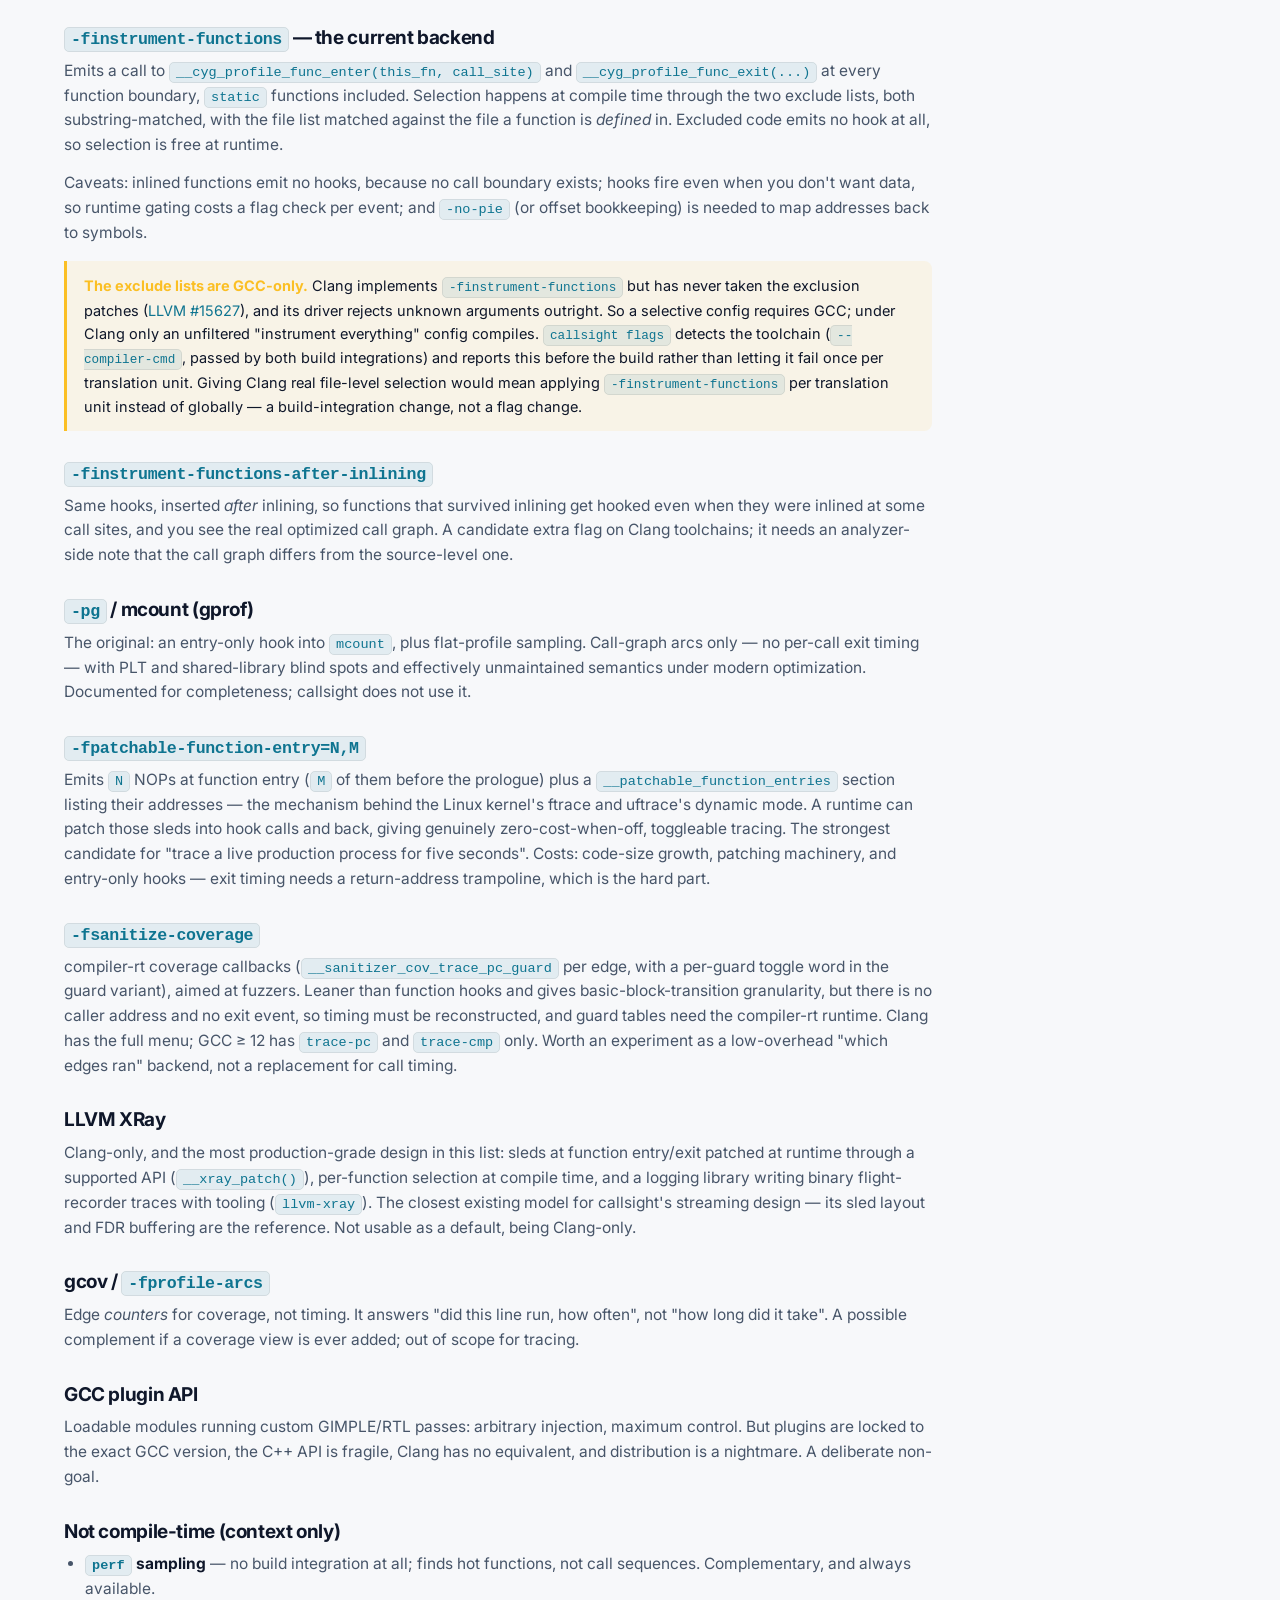
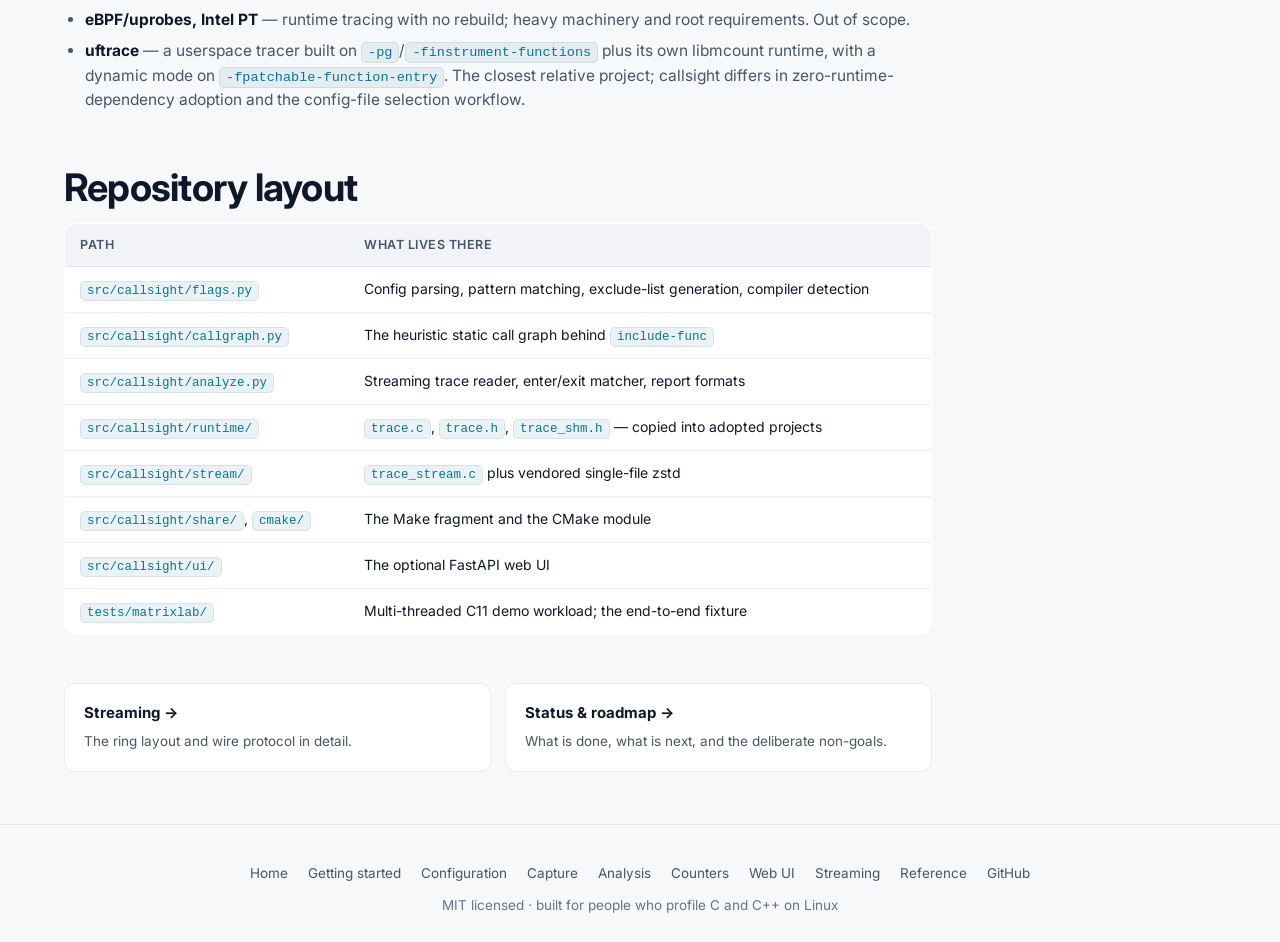
<file: docs/architecture.html>
<!DOCTYPE html>
<html lang="en" data-theme="dark">
<head>
<meta charset="UTF-8">
<meta name="viewport" content="width=device-width, initial-scale=1.0">
<title>Architecture — callsight</title>
<meta name="description" content="How callsight works inside: the compile-time selection pass, the lock-free per-thread hook runtime, the 32-byte event record, the streaming analyzer, and a survey of every GCC/Clang instrumentation mechanism.">
<meta property="og:title" content="Architecture — callsight">
<meta property="og:description" content="The hook runtime, the event record, the analyzer — and a survey of every compile-time instrumentation mechanism GCC and Clang offer.">
<meta name="theme-color" content="#0d1016">
<link rel="preconnect" href="https://fonts.googleapis.com">
<link rel="preconnect" href="https://fonts.gstatic.com" crossorigin>
<link href="https://fonts.googleapis.com/css2?family=Inter:wght@400;500;600;700&display=swap" rel="stylesheet">
<link rel="icon" type="image/svg+xml" href="assets/favicon.svg">
<link rel="stylesheet" href="assets/styles.css">
</head>
<body>

<nav class="topnav">
  <div class="topnav-inner">
    <a class="brand" href="./">
      <svg class="mark" viewBox="0 0 24 24" fill="none" aria-hidden="true">
        <circle cx="10.5" cy="10.5" r="6.5" stroke="#22d3ee" stroke-width="2"/>
        <path d="M15.6 15.6 L21 21" stroke="#818cf8" stroke-width="2.4" stroke-linecap="round"/>
        <path d="M7.5 11.5 l2 2.4 3.5-5.4" stroke="#22d3ee" stroke-width="1.8" stroke-linecap="round" stroke-linejoin="round"/>
      </svg><span>call<span class="a">sight</span></span></a>
    <div class="topnav-links">
      <a href="getting-started.html">Getting started</a>
      <a href="configuration.html">Configuration</a>
      <a href="capture.html">Capture</a>
      <a href="counters.html">Counters</a>
      <a href="analysis.html">Analysis</a>
      <a href="web-ui.html">Web UI</a>
      <a href="streaming.html">Streaming</a>
      <a href="architecture.html" class="active">Architecture</a>
      <a href="reference.html">Reference</a>
    </div>
    <div class="topnav-right">
      <a class="btn btn-ghost" href="https://github.com/harshithsunku/callsight" target="_blank" rel="noopener">GitHub</a>
      <button class="theme-btn" id="theme-toggle" aria-label="Toggle theme" title="Toggle light/dark">
        <svg viewBox="0 0 24 24" fill="none" stroke="currentColor" stroke-width="2" stroke-linecap="round" stroke-linejoin="round">
          <circle cx="12" cy="12" r="4"></circle>
          <path d="M12 2v2M12 20v2M4.93 4.93l1.41 1.41M17.66 17.66l1.41 1.41M2 12h2M20 12h2M4.93 19.07l1.41-1.41M17.66 6.34l1.41-1.41"></path>
        </svg>
      </button>
    </div>
  </div>
</nav>

<header class="page-head">
  <div class="container">
    <span class="eyebrow">Internals</span>
    <h1>Architecture</h1>
    <p>What happens between "you edited <code>trace.config</code>" and "here is your
    hotspot table" — and why each piece is built the way it is.</p>
  </div>
</header>

<div class="layout-with-toc">
<main class="prose">

<h2 id="overview">The four stages</h2>
<div class="diagram">
  <svg class="dg" viewBox="0 0 940 300" role="img" aria-label="callsight internals: flags generation at compile time, hooks and per-thread buffers at runtime, file or ring sinks, and the streaming analyzer">
    <defs>
      <marker id="a-ar" viewBox="0 0 10 10" refX="9" refY="5" markerWidth="7" markerHeight="7" orient="auto-start-reverse">
        <path d="M0,0 L10,5 L0,10 z" class="dg-arrow"/>
      </marker>
      <marker id="a-ara" viewBox="0 0 10 10" refX="9" refY="5" markerWidth="7" markerHeight="7" orient="auto-start-reverse">
        <path d="M0,0 L10,5 L0,10 z" class="dg-arrow accent"/>
      </marker>
    </defs>

    <text x="140" y="26" class="dg-phase">1 · SELECT</text>
    <rect x="20" y="40" width="240" height="72" rx="10" class="dg-box warm"/>
    <text x="140" y="64" class="dg-label">trace.config → flags.py</text>
    <text x="140" y="82" class="dg-sub">patterns, call graph, exclude lists</text>
    <text x="140" y="100" class="dg-mono">callsight flags</text>

    <text x="470" y="26" class="dg-phase">2 · COMPILE</text>
    <rect x="345" y="40" width="250" height="72" rx="10" class="dg-box accent"/>
    <text x="470" y="64" class="dg-label">GCC emits hook calls</text>
    <text x="470" y="82" class="dg-mono">__cyg_profile_func_enter</text>
    <text x="470" y="100" class="dg-sub">excluded code: nothing emitted</text>

    <text x="800" y="26" class="dg-phase">3 · RECORD</text>
    <rect x="680" y="40" width="240" height="72" rx="10" class="dg-box"/>
    <text x="800" y="64" class="dg-label">trace.c runtime</text>
    <text x="800" y="82" class="dg-sub">TLS buffer · 8192 events</text>
    <text x="800" y="100" class="dg-sub">no locks · no malloc · no I/O</text>

    <line x1="260" y1="76" x2="341" y2="76" class="dg-line" marker-end="url(#a-ar)"/>
    <line x1="595" y1="76" x2="676" y2="76" class="dg-line" marker-end="url(#a-ar)"/>

    <rect x="680" y="160" width="240" height="56" rx="10" class="dg-box"/>
    <text x="800" y="182" class="dg-label">flush on full / at exit</text>
    <text x="800" y="200" class="dg-mono">trace.&lt;pid&gt;.&lt;tid&gt;.bin</text>
    <line x1="800" y1="112" x2="800" y2="156" class="dg-line" marker-end="url(#a-ar)"/>

    <text x="250" y="150" class="dg-phase">4 · ANALYZE</text>
    <rect x="20" y="160" width="560" height="56" rx="10" class="dg-box good"/>
    <text x="300" y="182" class="dg-label">streaming matcher → addr2line → report</text>
    <text x="300" y="200" class="dg-sub">events matched as they are read; memory stays flat</text>
    <line x1="676" y1="188" x2="584" y2="188" class="dg-line" marker-end="url(#a-ar)"/>

    <rect x="20" y="244" width="270" height="44" rx="9" class="dg-box"/>
    <text x="155" y="271" class="dg-label">text tables · JSON · folded stacks</text>
    <rect x="310" y="244" width="270" height="44" rx="9" class="dg-box"/>
    <text x="445" y="271" class="dg-label">web UI · flame graph</text>
    <line x1="155" y1="216" x2="155" y2="240" class="dg-line" marker-end="url(#a-ar)"/>
    <line x1="445" y1="216" x2="445" y2="240" class="dg-line" marker-end="url(#a-ar)"/>
  </svg>
</div>

<h2 id="selection">1 · Selection becomes compiler flags</h2>
<p><code>callsight flags</code> reads <code>trace.config</code> and the source list your
build system passes it, and prints the flag string the compiler should use. Both build
integrations call it on every build, so the selection is always current.</p>
<ul>
  <li><strong>File selection</strong> maps to
    <code>-finstrument-functions-exclude-file-list</code>. Sources that are <em>not</em>
    selected are listed as exclusions — GCC matches the list against the file each function
    is <em>defined</em> in, which is why header paths work for silencing inline helpers.</li>
  <li><strong>Function selection</strong> maps to
    <code>-finstrument-functions-exclude-function-list</code>, a substring match on symbol
    names.</li>
  <li><strong><code>include-func</code></strong> compiles down to those two primitives:
    the files defining the subtree are instrumented, and every other function defined in
    those files is added to the function exclude list.</li>
</ul>
<div class="note">
  <strong>The substring-collision guard.</strong> Because the compiler's function exclude
  list is a <em>substring</em> match, an auto-generated exclusion that happens to be a
  substring of a selected function would silently disable the function you asked for.
  callsight detects that case, drops the offending entry, and warns instead.
</div>

<h3 id="callgraph">The static call graph</h3>
<p><code>include-func</code> needs to know what a function calls. callsight uses a
deliberately lightweight heuristic parser (comments and string literals blanked,
definitions matched at line starts, call sites matched inside the body) rather than pulling
in libclang — adoption stays a single <code>uv tool install</code> with no toolchain
dependency.</p>
<p>The trade-off is documented rather than hidden: <strong>function pointers,
macro-generated calls and C++ dynamic dispatch are not followed</strong>. The expansion is
breadth-first, so a depth limit always measures the <em>shortest</em> path to each
function.</p>

<h2 id="runtime">2 · The hook runtime</h2>
<p><code>trace.c</code> is self-contained C with no dependencies beyond pthreads, compiled
<strong>without</strong> <code>-finstrument-functions</code> and with
<code>no_instrument_function</code> on every function, so the hooks can never trigger
themselves.</p>
<ul>
  <li><strong>All state is per-thread</strong> (TLS): an 8192-event buffer, the output
    handle, the thread id. There are no locks on the hot path in file mode.</li>
  <li><strong>Inert unless enabled.</strong> Without <code>TRACE_ENABLE=1</code> each hook
    is one predictable branch and a return.</li>
  <li><strong>No symbolization at runtime.</strong> Events carry raw addresses; names are
    resolved offline. That is what keeps a hook at tens of nanoseconds.</li>
  <li><strong>No malloc, no I/O on the hot path.</strong> The buffer flushes when full, at
    thread exit (via a pthread key destructor), and at process exit.</li>
  <li><strong>Reentrancy guard</strong> per thread, so a hook can never recurse through
    the code it calls.</li>
  <li><strong>Process-wide counters are charged per flush</strong> — once per 8192 events,
    not once per event. A shared atomic touched by every hook would put every thread on one
    cache line exactly when tracing is heaviest.</li>
  <li><strong>Raw descriptors, not stdio.</strong> The runtime already batches, so stdio
    would add a second buffer — one that <code>fork()</code> duplicates into the child.</li>
  <li><strong>Fork-aware.</strong> A <code>pthread_atfork</code> child handler drops the
    inherited descriptors and buffers and starts a fresh capture under the new pid;
    otherwise parent and child interleave into the same file.</li>
</ul>

<h3 id="clock">The clock</h3>
<p>Timestamping is the dominant cost in a hook, so <code>TRACE_CLOCK=auto</code> reads the
invariant cycle counter directly — <code>rdtsc</code> on x86-64, <code>cntvct_el0</code> on
aarch64 — which is what the vDSO itself reads, minus the scaling work. On this project's
benchmark that is <strong>12 ns per hook against 16 ns</strong> for
<code>clock_gettime</code>.</p>
<p>x86-64 only takes that path when CPUID reports an <em>invariant</em> TSC; anything else
ticks at a rate that changes with frequency scaling and would silently distort every
duration. When it is unavailable the runtime falls back to <code>CLOCK_MONOTONIC</code> and
says so.</p>
<p>Ticks are converted to nanoseconds offline. The runtime records an anchor pair
(counter, <code>CLOCK_MONOTONIC</code>) at startup and writes a second one as the last
record at exit, so the analyzer derives the tick rate across the <em>whole run</em> rather
than from a startup calibration window. The header also carries a coarse rate as a fallback
for a process that was killed before it could write the closing anchor.</p>
<p>The old default, <code>CLOCK_MONOTONIC_RAW</code>, is no longer used automatically: it
is absent from the vDSO on older ARM kernels, where it costs a full syscall per event —
precisely on the embedded targets that can least afford it. It remains available as
<code>TRACE_CLOCK=raw</code>.</p>

<h3 id="event">The event record</h3>
<p>32 bytes, fixed layout, the same on disk and on the wire. Integers are in the
<strong>agent's</strong> byte order — the device is the constrained side of the system and
the analysis host is not, so the host detects and swaps (see
<a href="reference.html#portability">agent portability</a>).</p>
<div class="table-scroll">
<table class="ref">
  <thead><tr><th>Field</th><th>Type</th><th>Meaning</th></tr></thead>
  <tbody>
    <tr><td><code>ts_ns</code></td><td><code>u64</code></td><td>Nanoseconds, or raw counter ticks when the header says so</td></tr>
    <tr><td><code>func_addr</code></td><td><code>u64</code></td><td>Address of the entered/exited function (or a marker code)</td></tr>
    <tr><td><code>caller_addr</code></td><td><code>u64</code></td><td>Return address in the caller — the exact call site (or a marker payload)</td></tr>
    <tr><td><code>tid</code></td><td><code>u32</code></td><td>Kernel thread id</td></tr>
    <tr><td><code>kind</code></td><td><code>u8</code></td><td>0 = enter, 1 = exit, 2 = marker, 3 = counter values</td></tr>
    <tr><td><code>_pad</code></td><td><code>u8[3]</code></td><td>Padding to 32 bytes</td></tr>
  </tbody>
</table>
</div>
<p>Kind 3 carries a counted call's <a href="counters.html">hardware counter</a> deltas,
one per configured event, in the three 64-bit slots — and always immediately after the
exit it belongs to, so a reader attaches it to the call it just closed without keeping
state. It is a separate record rather than four more fields on every event: the 32-byte
grid is what the ring and the wire protocol are built on, and most calls are not counted,
so widening every event would charge every user for a feature few enable.</p>

<p>Each trace file starts with an 80-byte version 2 header. Its first 16 bytes are laid out
exactly as version 1 — magic, version, event size — so any reader can identify the file
before it knows the rest, and a <code>header_size</code> field tells readers where the
events begin instead of making them assume. That is what lets a later version add fields
without breaking this one, and why version 1 traces still analyze today. The header also
carries the PIE load bias, the clock calibration, and the runtime's own measured per-hook
cost.</p>

<h3 id="markers">Markers</h3>
<p>Kind 2 is a note from the runtime to the analyzer, carrying a reason code and a payload
in the two address fields. It is how a capture that ended early says so — budget reached,
disk full, write failed, segments rotated away — instead of simply looking short. Markers
cost nothing to carry, travel over the streaming protocol like any other record, and a
reader that does not recognize one skips it.</p>
<p>The same mechanism is why counted captures need no format-version bump: the events,
their costs and any functions the guard rail declined to count are all announced as
markers at the head of every segment. A rotated capture whose first segment was discarded
still describes its own counter columns.</p>
<p>Treating an unknown kind as an exit would corrupt the entire match, so this is one of
the few places where the format demands that readers be strict.</p>

<h2 id="analyzer">3 · The analyzer</h2>
<p>Analysis is a single streaming pass. Events are read in blocks and matched as they
arrive, so analyzer memory tracks the number of <em>functions and threads</em>, not the
number of events — a multi-million-event trace costs a few MB.</p>
<ol>
  <li><strong>Match per thread.</strong> Each thread has its own stack. An exit pops back
    to the nearest matching enter, closing any frames left dangling above it (which happens
    after a <code>longjmp</code>, or when a buffer tail is lost).</li>
  <li><strong>Attribute time.</strong> Inclusive time is exit minus enter; the duration is
    also credited to the parent frame's "children" total, and self time is inclusive minus
    children.</li>
  <li><strong>Resolve symbols.</strong> All distinct addresses go to <code>addr2line</code>
    in batches, once, at the end — <code>static</code> functions included.</li>
  <li><strong>Emit.</strong> Text tables, JSON, or folded stacks. Folded output is
    accumulated during the same pass, keyed by the tuple of addresses on the live
    stack.</li>
</ol>
<p>Because everything is derived from the same pass, the flame graph and the
<code>self_ms</code> column are guaranteed to agree.</p>

<h2 id="mechanisms">Compiler mechanisms surveyed</h2>
<p>What each compile-time instrumentation mechanism can do, what it costs, and how it maps
to callsight. Overhead figures are order-of-magnitude, per event, assuming a lean hook.</p>
<div class="table-scroll">
<table class="ref">
  <thead>
    <tr><th>Mechanism</th><th>Compilers</th><th>Granularity</th><th>Runtime toggle</th><th>Overhead/event</th><th>Verdict</th></tr>
  </thead>
  <tbody>
    <tr class="me">
      <td class="nowrap"><code>-finstrument-functions</code></td><td>GCC, Clang</td><td>Function entry/exit</td><td>No (compile-time)</td><td>~30–60 ns</td><td><strong>Default backend</strong></td>
    </tr>
    <tr>
      <td class="nowrap"><code>-finstrument-functions-after-inlining</code></td><td>Clang</td><td>Post-inline entry/exit</td><td>No</td><td>~30–60 ns</td><td>Clang enhancement</td>
    </tr>
    <tr>
      <td class="nowrap"><code>-pg</code> (mcount/gprof)</td><td>GCC, Clang</td><td>Function entry</td><td>No</td><td>~50–100 ns</td><td>Legacy, rejected</td>
    </tr>
    <tr>
      <td class="nowrap"><code>-fpatchable-function-entry</code></td><td>GCC ≥ 8, Clang ≥ 11</td><td>NOP sleds at entry</td><td><strong>Yes</strong> (patch sleds)</td><td>~0 off, few ns on</td><td>Roadmap candidate</td>
    </tr>
    <tr>
      <td class="nowrap"><code>-fsanitize-coverage</code></td><td>Clang, GCC ≥ 12</td><td>Edge / PC guard</td><td>No</td><td>~5–20 ns</td><td>Alternative backend, evaluating</td>
    </tr>
    <tr>
      <td class="nowrap">XRay (<code>-fxray-instrument</code>)</td><td>Clang</td><td>Entry/exit sleds</td><td><strong>Yes</strong> (official API)</td><td>~0 when off</td><td>Design reference</td>
    </tr>
    <tr>
      <td class="nowrap"><code>-fprofile-arcs</code> (gcov)</td><td>GCC, Clang</td><td>Edge counters</td><td>No</td><td>Counter inc</td><td>Out of scope (no timing)</td>
    </tr>
    <tr>
      <td class="nowrap">GCC plugin API</td><td>GCC (version-locked)</td><td>Arbitrary (GIMPLE)</td><td>Possible</td><td>Varies</td><td>Non-goal</td>
    </tr>
  </tbody>
</table>
</div>

<h3 id="m-instrument"><code>-finstrument-functions</code> — the current backend</h3>
<p>Emits a call to <code>__cyg_profile_func_enter(this_fn, call_site)</code> and
<code>__cyg_profile_func_exit(...)</code> at every function boundary, <code>static</code>
functions included. Selection happens at compile time through the two exclude lists, both
substring-matched, with the file list matched against the file a function is <em>defined</em>
in. Excluded code emits no hook at all, so selection is free at runtime.</p>
<p>Caveats: inlined functions emit no hooks, because no call boundary exists; hooks fire
even when you don't want data, so runtime gating costs a flag check per event; and
<code>-no-pie</code> (or offset bookkeeping) is needed to map addresses back to symbols.</p>
<div class="note warn">
  <strong>The exclude lists are GCC-only.</strong> Clang implements
  <code>-finstrument-functions</code> but has never taken the exclusion patches
  (<a href="https://github.com/llvm/llvm-project/issues/15627" target="_blank" rel="noopener">LLVM&nbsp;#15627</a>),
  and its driver rejects unknown arguments outright. So a selective config requires GCC;
  under Clang only an unfiltered "instrument everything" config compiles.
  <code>callsight flags</code> detects the toolchain (<code>--compiler-cmd</code>, passed by
  both build integrations) and reports this before the build rather than letting it fail
  once per translation unit. Giving Clang real file-level selection would mean applying
  <code>-finstrument-functions</code> per translation unit instead of globally — a
  build-integration change, not a flag change.
</div>

<h3 id="m-afterinlining"><code>-finstrument-functions-after-inlining</code></h3>
<p>Same hooks, inserted <em>after</em> inlining, so functions that survived inlining get
hooked even when they were inlined at some call sites, and you see the real optimized call
graph. A candidate extra flag on Clang toolchains; it needs an analyzer-side note that the
call graph differs from the source-level one.</p>

<h3 id="m-pg"><code>-pg</code> / mcount (gprof)</h3>
<p>The original: an entry-only hook into <code>mcount</code>, plus flat-profile sampling.
Call-graph arcs only — no per-call exit timing — with PLT and shared-library blind spots
and effectively unmaintained semantics under modern optimization. Documented for
completeness; callsight does not use it.</p>

<h3 id="m-patchable"><code>-fpatchable-function-entry=N,M</code></h3>
<p>Emits <code>N</code> NOPs at function entry (<code>M</code> of them before the prologue)
plus a <code>__patchable_function_entries</code> section listing their addresses — the
mechanism behind the Linux kernel's ftrace and uftrace's dynamic mode. A runtime can patch
those sleds into hook calls and back, giving genuinely zero-cost-when-off, toggleable
tracing. The strongest candidate for "trace a live production process for five seconds".
Costs: code-size growth, patching machinery, and entry-only hooks — exit timing needs a
return-address trampoline, which is the hard part.</p>

<h3 id="m-sancov"><code>-fsanitize-coverage</code></h3>
<p>compiler-rt coverage callbacks (<code>__sanitizer_cov_trace_pc_guard</code> per edge,
with a per-guard toggle word in the guard variant), aimed at fuzzers. Leaner than function
hooks and gives basic-block-transition granularity, but there is no caller address and no
exit event, so timing must be reconstructed, and guard tables need the compiler-rt runtime.
Clang has the full menu; GCC ≥ 12 has <code>trace-pc</code> and <code>trace-cmp</code> only.
Worth an experiment as a low-overhead "which edges ran" backend, not a replacement for call
timing.</p>

<h3 id="m-xray">LLVM XRay</h3>
<p>Clang-only, and the most production-grade design in this list: sleds at function
entry/exit patched at runtime through a supported API (<code>__xray_patch()</code>),
per-function selection at compile time, and a logging library writing binary
flight-recorder traces with tooling (<code>llvm-xray</code>). The closest existing model for
callsight's streaming design — its sled layout and FDR buffering are the reference. Not
usable as a default, being Clang-only.</p>

<h3 id="m-gcov">gcov / <code>-fprofile-arcs</code></h3>
<p>Edge <em>counters</em> for coverage, not timing. It answers "did this line run, how
often", not "how long did it take". A possible complement if a coverage view is ever added;
out of scope for tracing.</p>

<h3 id="m-plugin">GCC plugin API</h3>
<p>Loadable modules running custom GIMPLE/RTL passes: arbitrary injection, maximum control.
But plugins are locked to the exact GCC version, the C++ API is fragile, Clang has no
equivalent, and distribution is a nightmare. A deliberate non-goal.</p>

<h3 id="m-context">Not compile-time (context only)</h3>
<ul>
  <li><strong><code>perf</code> sampling</strong> — no build integration at all; finds hot
    functions, not call sequences. Complementary, and always available.</li>
  <li><strong>eBPF/uprobes, Intel PT</strong> — runtime tracing with no rebuild; heavy
    machinery and root requirements. Out of scope.</li>
  <li><strong>uftrace</strong> — a userspace tracer built on
    <code>-pg</code>/<code>-finstrument-functions</code> plus its own libmcount runtime,
    with a dynamic mode on <code>-fpatchable-function-entry</code>. The closest relative
    project; callsight differs in zero-runtime-dependency adoption and the config-file
    selection workflow.</li>
</ul>

<h2 id="layout">Repository layout</h2>
<div class="table-scroll">
<table class="ref">
  <thead><tr><th>Path</th><th>What lives there</th></tr></thead>
  <tbody>
    <tr><td class="nowrap"><code>src/callsight/flags.py</code></td><td>Config parsing, pattern matching, exclude-list generation, compiler detection</td></tr>
    <tr><td class="nowrap"><code>src/callsight/callgraph.py</code></td><td>The heuristic static call graph behind <code>include-func</code></td></tr>
    <tr><td class="nowrap"><code>src/callsight/analyze.py</code></td><td>Streaming trace reader, enter/exit matcher, report formats</td></tr>
    <tr><td class="nowrap"><code>src/callsight/runtime/</code></td><td><code>trace.c</code>, <code>trace.h</code>, <code>trace_shm.h</code> — copied into adopted projects</td></tr>
    <tr><td class="nowrap"><code>src/callsight/stream/</code></td><td><code>trace_stream.c</code> plus vendored single-file zstd</td></tr>
    <tr><td class="nowrap"><code>src/callsight/share/</code>, <code>cmake/</code></td><td>The Make fragment and the CMake module</td></tr>
    <tr><td class="nowrap"><code>src/callsight/ui/</code></td><td>The optional FastAPI web UI</td></tr>
    <tr><td class="nowrap"><code>tests/matrixlab/</code></td><td>Multi-threaded C11 demo workload; the end-to-end fixture</td></tr>
  </tbody>
</table>
</div>

<div class="next-links">
  <a class="next-link" href="streaming.html"><strong>Streaming &rarr;</strong><span>The ring layout and wire protocol in detail.</span></a>
  <a class="next-link" href="https://github.com/harshithsunku/callsight/blob/main/STATUS.md"><strong>Status &amp; roadmap &rarr;</strong><span>What is done, what is next, and the deliberate non-goals.</span></a>
</div>

</main>

<aside class="toc">
  <div class="toc-label">On this page</div>
  <ul>
    <li><a href="#overview">The four stages</a></li>
    <li><a href="#selection">1 · Selection</a></li>
    <li class="sub"><a href="#callgraph">Static call graph</a></li>
    <li><a href="#runtime">2 · Hook runtime</a></li>
    <li class="sub"><a href="#clock">The clock</a></li>
    <li class="sub"><a href="#event">The event record</a></li>
    <li class="sub"><a href="#markers">Markers</a></li>
    <li><a href="#analyzer">3 · The analyzer</a></li>
    <li><a href="#mechanisms">Compiler mechanisms</a></li>
    <li class="sub"><a href="#m-instrument">-finstrument-functions</a></li>
    <li class="sub"><a href="#m-patchable">-fpatchable-function-entry</a></li>
    <li class="sub"><a href="#m-xray">LLVM XRay</a></li>
    <li><a href="#layout">Repository layout</a></li>
  </ul>
</aside>
</div>

<footer>
  <div class="foot-row">
    <a href="./">Home</a>
    <a href="getting-started.html">Getting started</a>
    <a href="configuration.html">Configuration</a>
    <a href="capture.html">Capture</a>
    <a href="analysis.html">Analysis</a>
    <a href="counters.html">Counters</a>
    <a href="web-ui.html">Web UI</a>
    <a href="streaming.html">Streaming</a>
    <a href="reference.html">Reference</a>
    <a href="https://github.com/harshithsunku/callsight" target="_blank" rel="noopener">GitHub</a>
  </div>
  <div>MIT licensed · built for people who profile C and C++ on Linux</div>
</footer>

<script src="assets/docs.js"></script>
</body>
</html>
</file>
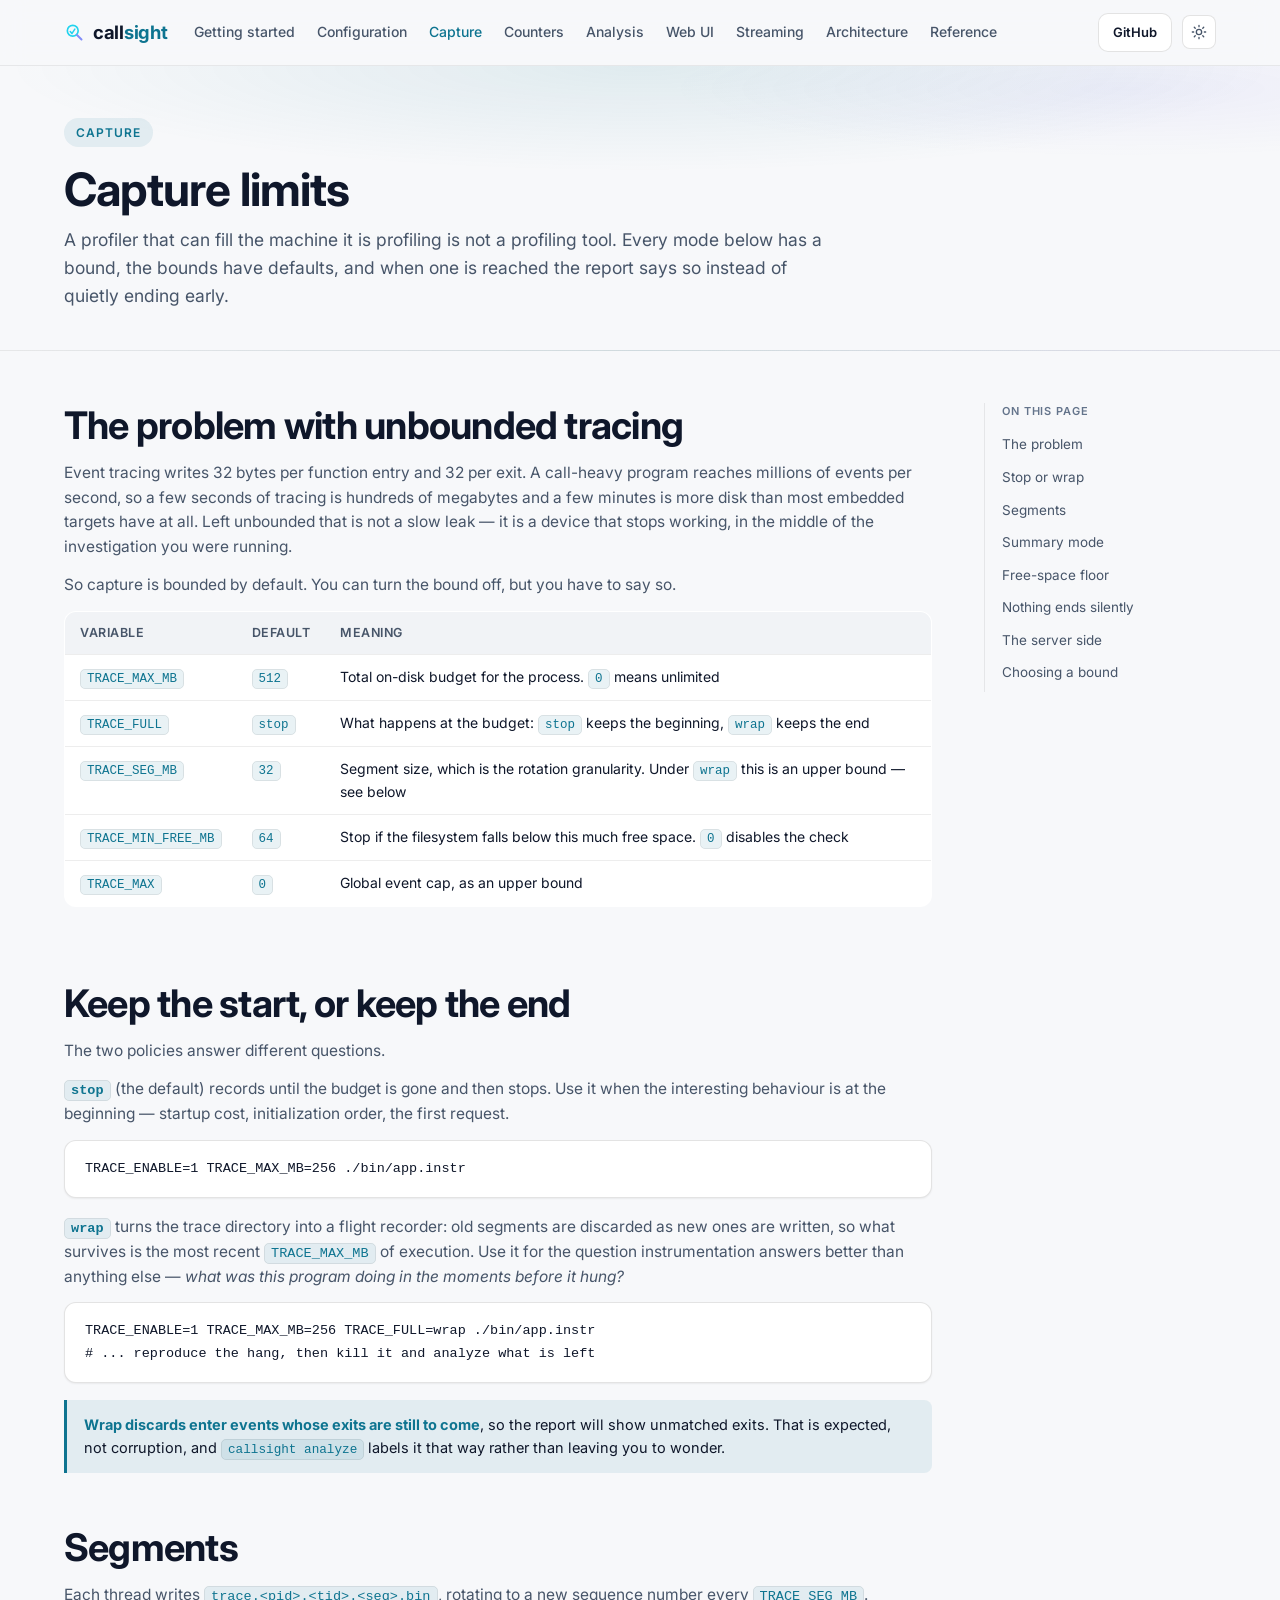
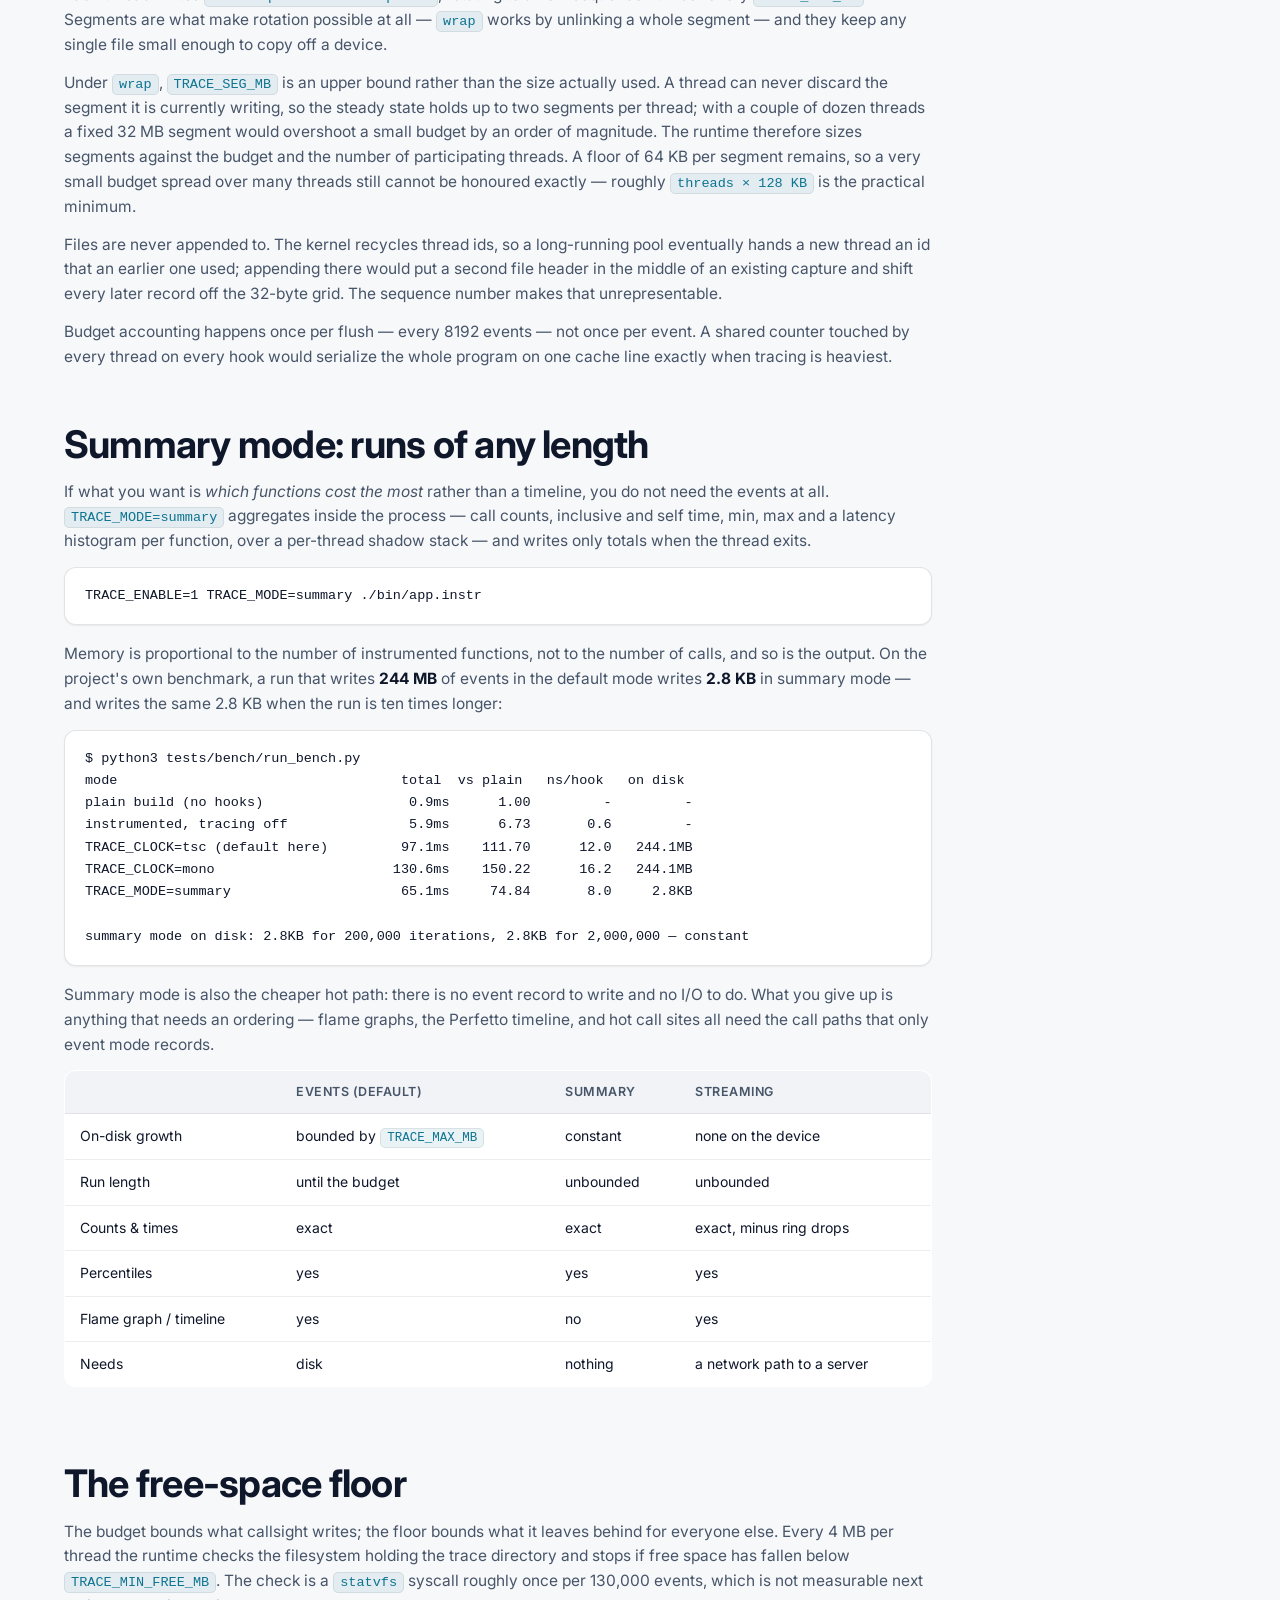
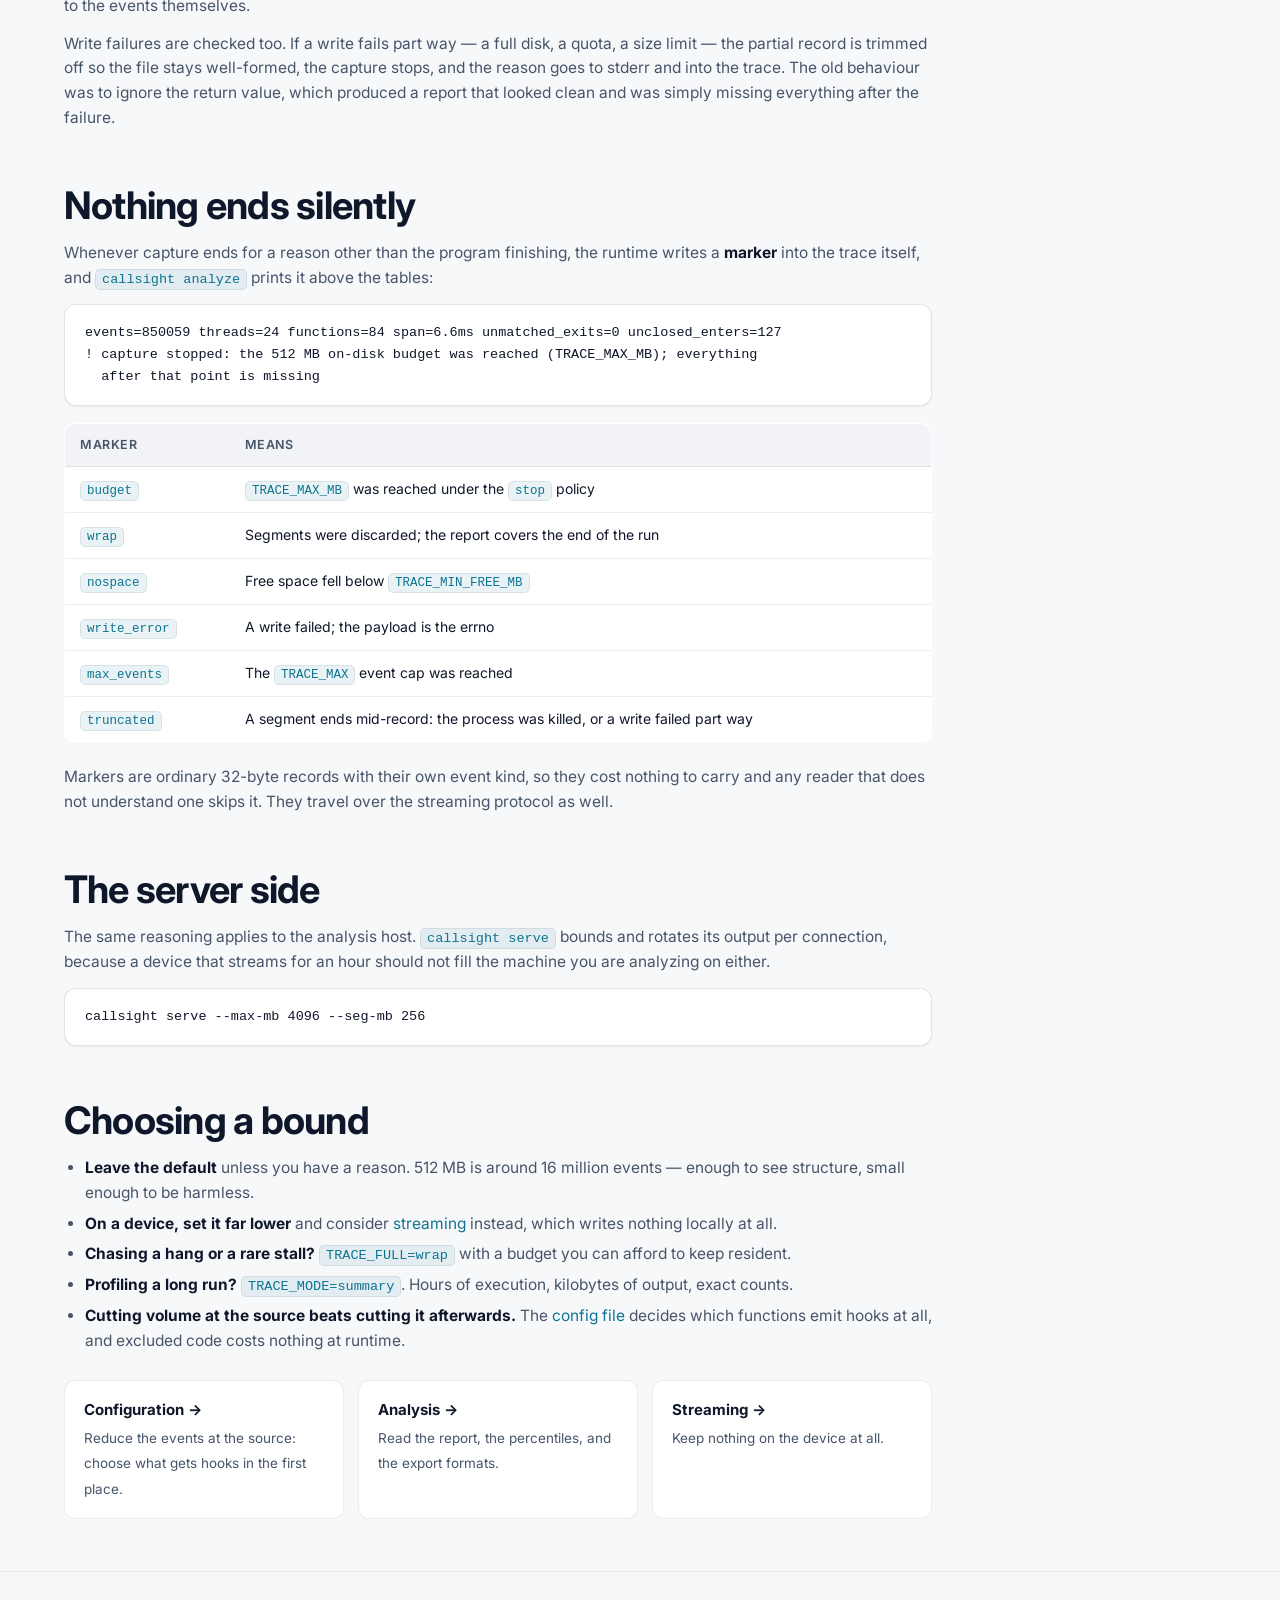
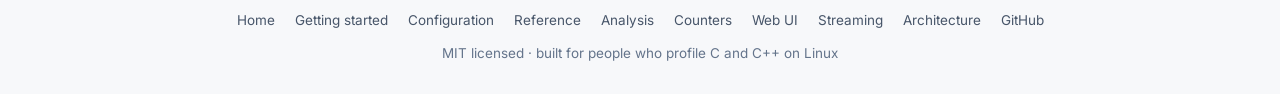
<file: docs/capture.html>
<!DOCTYPE html>
<html lang="en" data-theme="dark">
<head>
<meta charset="UTF-8">
<meta name="viewport" content="width=device-width, initial-scale=1.0">
<title>Capture limits — callsight</title>
<meta name="description" content="How callsight bounds what it records: an on-disk budget, stop and wrap policies, a free-space floor, and summary mode for runs of any length.">
<meta property="og:title" content="Capture limits — callsight">
<meta property="og:description" content="Tracing must never fill the machine it is profiling. Budgets, rotation, flight-recorder mode, and constant-memory summaries.">
<meta name="theme-color" content="#0d1016">
<link rel="preconnect" href="https://fonts.googleapis.com">
<link rel="preconnect" href="https://fonts.gstatic.com" crossorigin>
<link href="https://fonts.googleapis.com/css2?family=Inter:wght@400;500;600;700&display=swap" rel="stylesheet">
<link rel="icon" type="image/svg+xml" href="assets/favicon.svg">
<link rel="stylesheet" href="assets/styles.css">
</head>
<body>

<nav class="topnav">
  <div class="topnav-inner">
    <a class="brand" href="./">
      <svg class="mark" viewBox="0 0 24 24" fill="none" aria-hidden="true">
        <circle cx="10.5" cy="10.5" r="6.5" stroke="#22d3ee" stroke-width="2"/>
        <path d="M15.6 15.6 L21 21" stroke="#818cf8" stroke-width="2.4" stroke-linecap="round"/>
        <path d="M7.5 11.5 l2 2.4 3.5-5.4" stroke="#22d3ee" stroke-width="1.8" stroke-linecap="round" stroke-linejoin="round"/>
      </svg><span>call<span class="a">sight</span></span></a>
    <div class="topnav-links">
      <a href="getting-started.html">Getting started</a>
      <a href="configuration.html">Configuration</a>
      <a href="capture.html" class="active">Capture</a>
      <a href="counters.html">Counters</a>
      <a href="analysis.html">Analysis</a>
      <a href="web-ui.html">Web UI</a>
      <a href="streaming.html">Streaming</a>
      <a href="architecture.html">Architecture</a>
      <a href="reference.html">Reference</a>
    </div>
    <div class="topnav-right">
      <a class="btn btn-ghost" href="https://github.com/harshithsunku/callsight" target="_blank" rel="noopener">GitHub</a>
      <button class="theme-btn" id="theme-toggle" aria-label="Toggle theme" title="Toggle light/dark">
        <svg viewBox="0 0 24 24" fill="none" stroke="currentColor" stroke-width="2" stroke-linecap="round" stroke-linejoin="round">
          <circle cx="12" cy="12" r="4"></circle>
          <path d="M12 2v2M12 20v2M4.93 4.93l1.41 1.41M17.66 17.66l1.41 1.41M2 12h2M20 12h2M4.93 19.07l1.41-1.41M17.66 6.34l1.41-1.41"></path>
        </svg>
      </button>
    </div>
  </div>
</nav>


<header class="page-head">
  <div class="container">
    <span class="eyebrow">Capture</span>
    <h1>Capture limits</h1>
    <p>A profiler that can fill the machine it is profiling is not a profiling tool.
    Every mode below has a bound, the bounds have defaults, and when one is reached the
    report says so instead of quietly ending early.</p>
  </div>
</header>

<div class="layout-with-toc">
<main class="prose">

<h2 id="why">The problem with unbounded tracing</h2>
<p>Event tracing writes 32 bytes per function entry and 32 per exit. A call-heavy program
reaches millions of events per second, so a few seconds of tracing is hundreds of
megabytes and a few minutes is more disk than most embedded targets have at all. Left
unbounded that is not a slow leak — it is a device that stops working, in the middle of
the investigation you were running.</p>

<p>So capture is bounded by default. You can turn the bound off, but you have to say so.</p>

<div class="table-scroll">
<table class="ref">
  <thead><tr><th>Variable</th><th>Default</th><th>Meaning</th></tr></thead>
  <tbody>
    <tr><td class="nowrap"><code>TRACE_MAX_MB</code></td><td><code>512</code></td><td>Total on-disk budget for the process. <code>0</code> means unlimited</td></tr>
    <tr><td class="nowrap"><code>TRACE_FULL</code></td><td><code>stop</code></td><td>What happens at the budget: <code>stop</code> keeps the beginning, <code>wrap</code> keeps the end</td></tr>
    <tr><td class="nowrap"><code>TRACE_SEG_MB</code></td><td><code>32</code></td><td>Segment size, which is the rotation granularity. Under <code>wrap</code> this is an upper bound — see below</td></tr>
    <tr><td class="nowrap"><code>TRACE_MIN_FREE_MB</code></td><td><code>64</code></td><td>Stop if the filesystem falls below this much free space. <code>0</code> disables the check</td></tr>
    <tr><td class="nowrap"><code>TRACE_MAX</code></td><td><code>0</code></td><td>Global event cap, as an upper bound</td></tr>
  </tbody>
</table>
</div>

<h2 id="policies">Keep the start, or keep the end</h2>
<p>The two policies answer different questions.</p>

<p><strong><code>stop</code></strong> (the default) records until the budget is gone and
then stops. Use it when the interesting behaviour is at the beginning — startup cost,
initialization order, the first request.</p>

<pre><code>TRACE_ENABLE=1 TRACE_MAX_MB=256 ./bin/app.instr</code></pre>

<p><strong><code>wrap</code></strong> turns the trace directory into a flight recorder: old
segments are discarded as new ones are written, so what survives is the most recent
<code>TRACE_MAX_MB</code> of execution. Use it for the question instrumentation answers
better than anything else — <em>what was this program doing in the moments before it
hung?</em></p>

<pre><code>TRACE_ENABLE=1 TRACE_MAX_MB=256 TRACE_FULL=wrap ./bin/app.instr
# ... reproduce the hang, then kill it and analyze what is left</code></pre>

<div class="note">
  <strong>Wrap discards enter events whose exits are still to come</strong>, so the report
  will show unmatched exits. That is expected, not corruption, and
  <code>callsight analyze</code> labels it that way rather than leaving you to wonder.
</div>

<h2 id="segments">Segments</h2>
<p>Each thread writes <code>trace.&lt;pid&gt;.&lt;tid&gt;.&lt;seq&gt;.bin</code>, rotating
to a new sequence number every <code>TRACE_SEG_MB</code>. Segments are what make rotation
possible at all — <code>wrap</code> works by unlinking a whole segment — and they keep any
single file small enough to copy off a device.</p>

<p>Under <code>wrap</code>, <code>TRACE_SEG_MB</code> is an upper bound rather than the
size actually used. A thread can never discard the segment it is currently writing, so the
steady state holds up to two segments per thread; with a couple of dozen threads a fixed
32&nbsp;MB segment would overshoot a small budget by an order of magnitude. The runtime
therefore sizes segments against the budget and the number of participating threads. A
floor of 64&nbsp;KB per segment remains, so a very small budget spread over many threads
still cannot be honoured exactly — roughly <code>threads × 128 KB</code> is the practical
minimum.</p>

<p>Files are never appended to. The kernel recycles thread ids, so a long-running pool
eventually hands a new thread an id that an earlier one used; appending there would put a
second file header in the middle of an existing capture and shift every later record off
the 32-byte grid. The sequence number makes that unrepresentable.</p>

<p>Budget accounting happens once per flush — every 8192 events — not once per event. A
shared counter touched by every thread on every hook would serialize the whole program on
one cache line exactly when tracing is heaviest.</p>

<h2 id="summary">Summary mode: runs of any length</h2>
<p>If what you want is <em>which functions cost the most</em> rather than a timeline, you
do not need the events at all. <code>TRACE_MODE=summary</code> aggregates inside the
process — call counts, inclusive and self time, min, max and a latency histogram per
function, over a per-thread shadow stack — and writes only totals when the thread exits.</p>

<pre><code>TRACE_ENABLE=1 TRACE_MODE=summary ./bin/app.instr</code></pre>

<p>Memory is proportional to the number of instrumented functions, not to the number of
calls, and so is the output. On the project's own benchmark, a run that writes
<strong>244 MB</strong> of events in the default mode writes <strong>2.8 KB</strong> in
summary mode — and writes the same 2.8 KB when the run is ten times longer:</p>

<pre><code>$ python3 tests/bench/run_bench.py
mode                                   total  vs plain   ns/hook   on disk
plain build (no hooks)                  0.9ms      1.00         -         -
instrumented, tracing off               5.9ms      6.73       0.6         -
TRACE_CLOCK=tsc (default here)         97.1ms    111.70      12.0   244.1MB
TRACE_CLOCK=mono                      130.6ms    150.22      16.2   244.1MB
TRACE_MODE=summary                     65.1ms     74.84       8.0     2.8KB

summary mode on disk: 2.8KB for 200,000 iterations, 2.8KB for 2,000,000 — constant</code></pre>

<p>Summary mode is also the cheaper hot path: there is no event record to write and no I/O
to do. What you give up is anything that needs an ordering — flame graphs, the Perfetto
timeline, and hot call sites all need the call paths that only event mode records.</p>

<div class="table-scroll">
<table class="ref">
  <thead><tr><th></th><th>events (default)</th><th>summary</th><th>streaming</th></tr></thead>
  <tbody>
    <tr><td>On-disk growth</td><td>bounded by <code>TRACE_MAX_MB</code></td><td>constant</td><td>none on the device</td></tr>
    <tr><td>Run length</td><td>until the budget</td><td>unbounded</td><td>unbounded</td></tr>
    <tr><td>Counts &amp; times</td><td>exact</td><td>exact</td><td>exact, minus ring drops</td></tr>
    <tr><td>Percentiles</td><td>yes</td><td>yes</td><td>yes</td></tr>
    <tr><td>Flame graph / timeline</td><td>yes</td><td>no</td><td>yes</td></tr>
    <tr><td>Needs</td><td>disk</td><td>nothing</td><td>a network path to a server</td></tr>
  </tbody>
</table>
</div>

<h2 id="space">The free-space floor</h2>
<p>The budget bounds what callsight writes; the floor bounds what it leaves behind for
everyone else. Every 4 MB per thread the runtime checks the filesystem holding the trace
directory and stops if free space has fallen below <code>TRACE_MIN_FREE_MB</code>. The
check is a <code>statvfs</code> syscall roughly once per 130,000 events, which is not
measurable next to the events themselves.</p>

<p>Write failures are checked too. If a write fails part way — a full disk, a quota, a
size limit — the partial record is trimmed off so the file stays well-formed, the capture
stops, and the reason goes to stderr and into the trace. The old behaviour was to ignore
the return value, which produced a report that looked clean and was simply missing
everything after the failure.</p>

<h2 id="notices">Nothing ends silently</h2>
<p>Whenever capture ends for a reason other than the program finishing, the runtime writes
a <strong>marker</strong> into the trace itself, and <code>callsight analyze</code> prints
it above the tables:</p>

<pre><code>events=850059 threads=24 functions=84 span=6.6ms unmatched_exits=0 unclosed_enters=127
! capture stopped: the 512 MB on-disk budget was reached (TRACE_MAX_MB); everything
  after that point is missing</code></pre>

<div class="table-scroll">
<table class="ref">
  <thead><tr><th>Marker</th><th>Means</th></tr></thead>
  <tbody>
    <tr><td class="nowrap"><code>budget</code></td><td><code>TRACE_MAX_MB</code> was reached under the <code>stop</code> policy</td></tr>
    <tr><td class="nowrap"><code>wrap</code></td><td>Segments were discarded; the report covers the end of the run</td></tr>
    <tr><td class="nowrap"><code>nospace</code></td><td>Free space fell below <code>TRACE_MIN_FREE_MB</code></td></tr>
    <tr><td class="nowrap"><code>write_error</code></td><td>A write failed; the payload is the errno</td></tr>
    <tr><td class="nowrap"><code>max_events</code></td><td>The <code>TRACE_MAX</code> event cap was reached</td></tr>
    <tr><td class="nowrap"><code>truncated</code></td><td>A segment ends mid-record: the process was killed, or a write failed part way</td></tr>
  </tbody>
</table>
</div>

<p>Markers are ordinary 32-byte records with their own event kind, so they cost nothing to
carry and any reader that does not understand one skips it. They travel over the streaming
protocol as well.</p>

<h2 id="server">The server side</h2>
<p>The same reasoning applies to the analysis host. <code>callsight serve</code> bounds and
rotates its output per connection, because a device that streams for an hour should not
fill the machine you are analyzing on either.</p>

<pre><code>callsight serve --max-mb 4096 --seg-mb 256</code></pre>

<h2 id="choosing">Choosing a bound</h2>
<ul>
  <li><strong>Leave the default</strong> unless you have a reason. 512 MB is around 16
    million events — enough to see structure, small enough to be harmless.</li>
  <li><strong>On a device, set it far lower</strong> and consider
    <a href="streaming.html">streaming</a> instead, which writes nothing locally at all.</li>
  <li><strong>Chasing a hang or a rare stall?</strong> <code>TRACE_FULL=wrap</code> with a
    budget you can afford to keep resident.</li>
  <li><strong>Profiling a long run?</strong> <code>TRACE_MODE=summary</code>. Hours of
    execution, kilobytes of output, exact counts.</li>
  <li><strong>Cutting volume at the source beats cutting it afterwards.</strong> The
    <a href="configuration.html">config file</a> decides which functions emit hooks at all,
    and excluded code costs nothing at runtime.</li>
</ul>

<div class="next-links">
  <a class="next-link" href="configuration.html"><strong>Configuration &rarr;</strong><span>Reduce the events at the source: choose what gets hooks in the first place.</span></a>
  <a class="next-link" href="analysis.html"><strong>Analysis &rarr;</strong><span>Read the report, the percentiles, and the export formats.</span></a>
  <a class="next-link" href="streaming.html"><strong>Streaming &rarr;</strong><span>Keep nothing on the device at all.</span></a>
</div>

</main>

<aside class="toc">
  <div class="toc-label">On this page</div>
  <ul>
    <li><a href="#why">The problem</a></li>
    <li><a href="#policies">Stop or wrap</a></li>
    <li><a href="#segments">Segments</a></li>
    <li><a href="#summary">Summary mode</a></li>
    <li><a href="#space">Free-space floor</a></li>
    <li><a href="#notices">Nothing ends silently</a></li>
    <li><a href="#server">The server side</a></li>
    <li><a href="#choosing">Choosing a bound</a></li>
  </ul>
</aside>
</div>

<footer>
  <div class="foot-row">
    <a href="./">Home</a>
    <a href="getting-started.html">Getting started</a>
    <a href="configuration.html">Configuration</a>
    <a href="reference.html">Reference</a>
    <a href="analysis.html">Analysis</a>
    <a href="counters.html">Counters</a>
    <a href="web-ui.html">Web UI</a>
    <a href="streaming.html">Streaming</a>
    <a href="architecture.html">Architecture</a>
    <a href="https://github.com/harshithsunku/callsight" target="_blank" rel="noopener">GitHub</a>
  </div>
  <div>MIT licensed · built for people who profile C and C++ on Linux</div>
</footer>

<script src="assets/docs.js"></script>
</body>
</html>
</file>
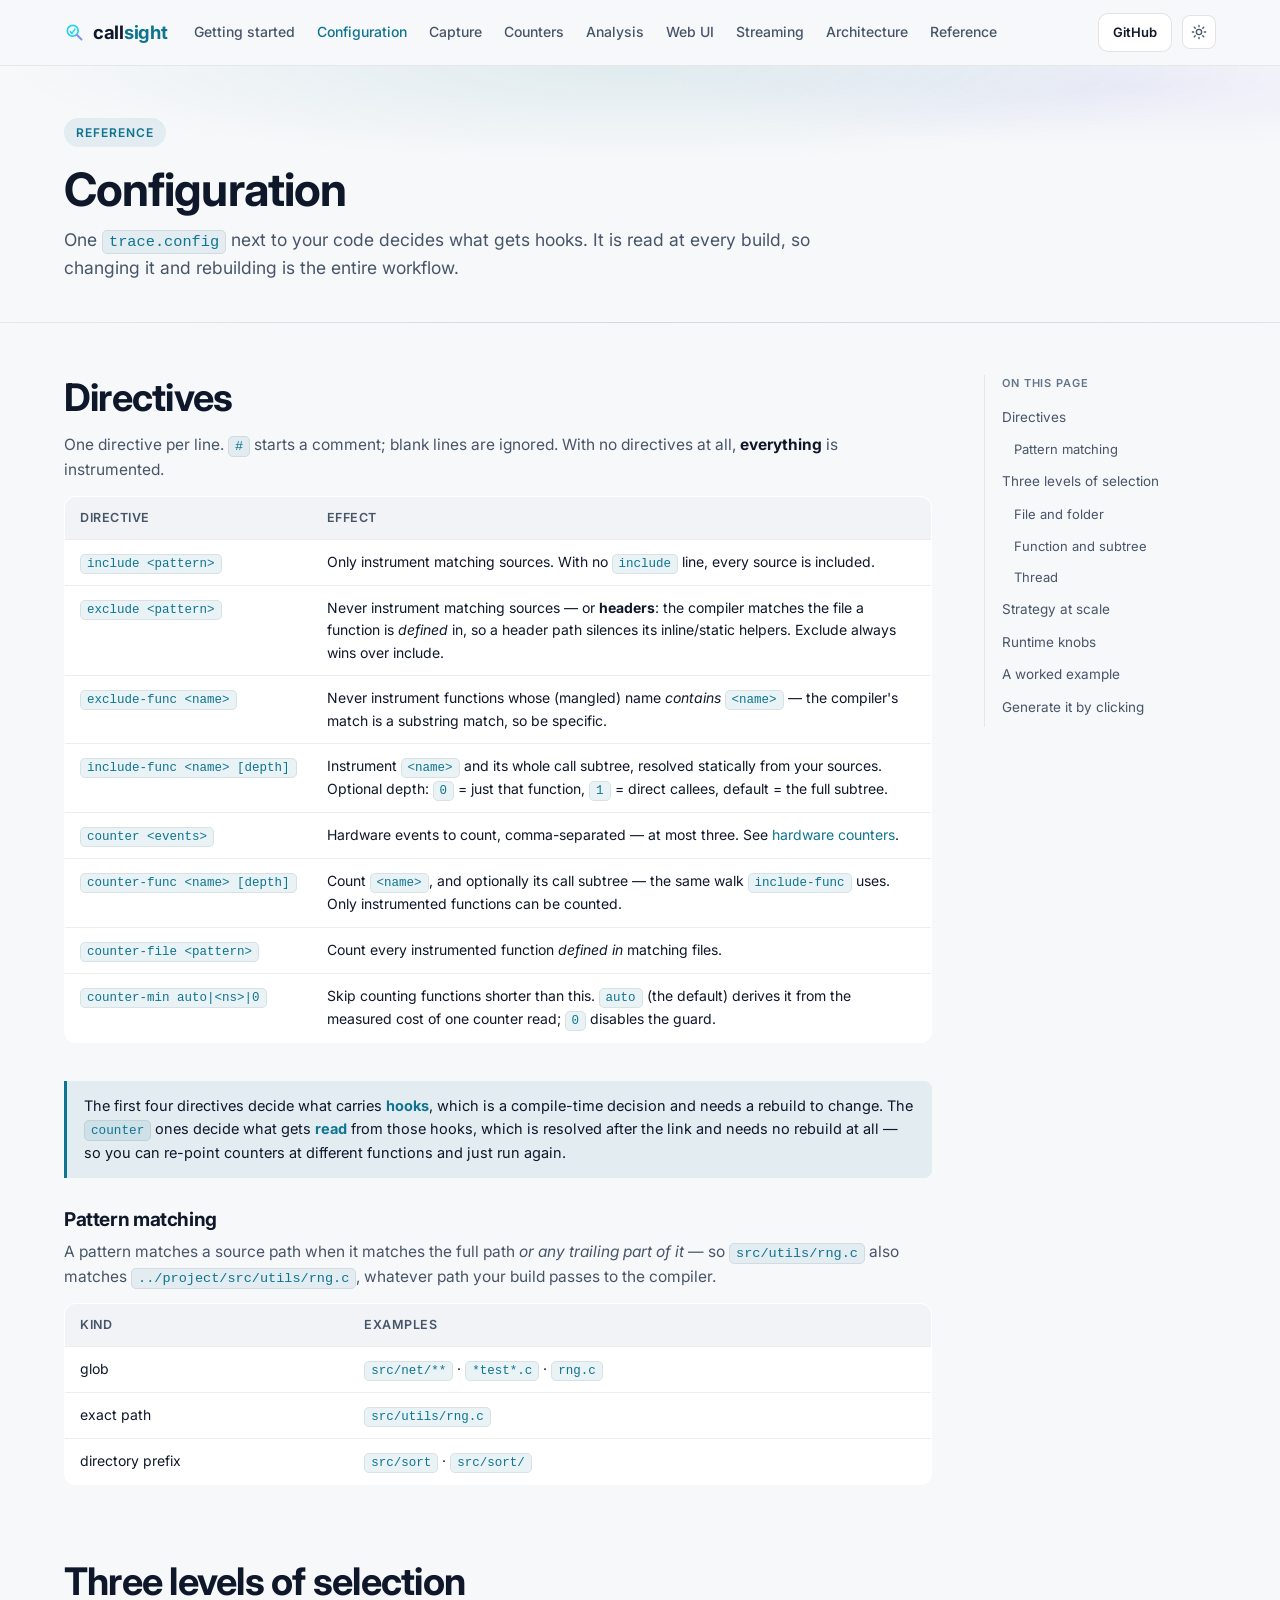
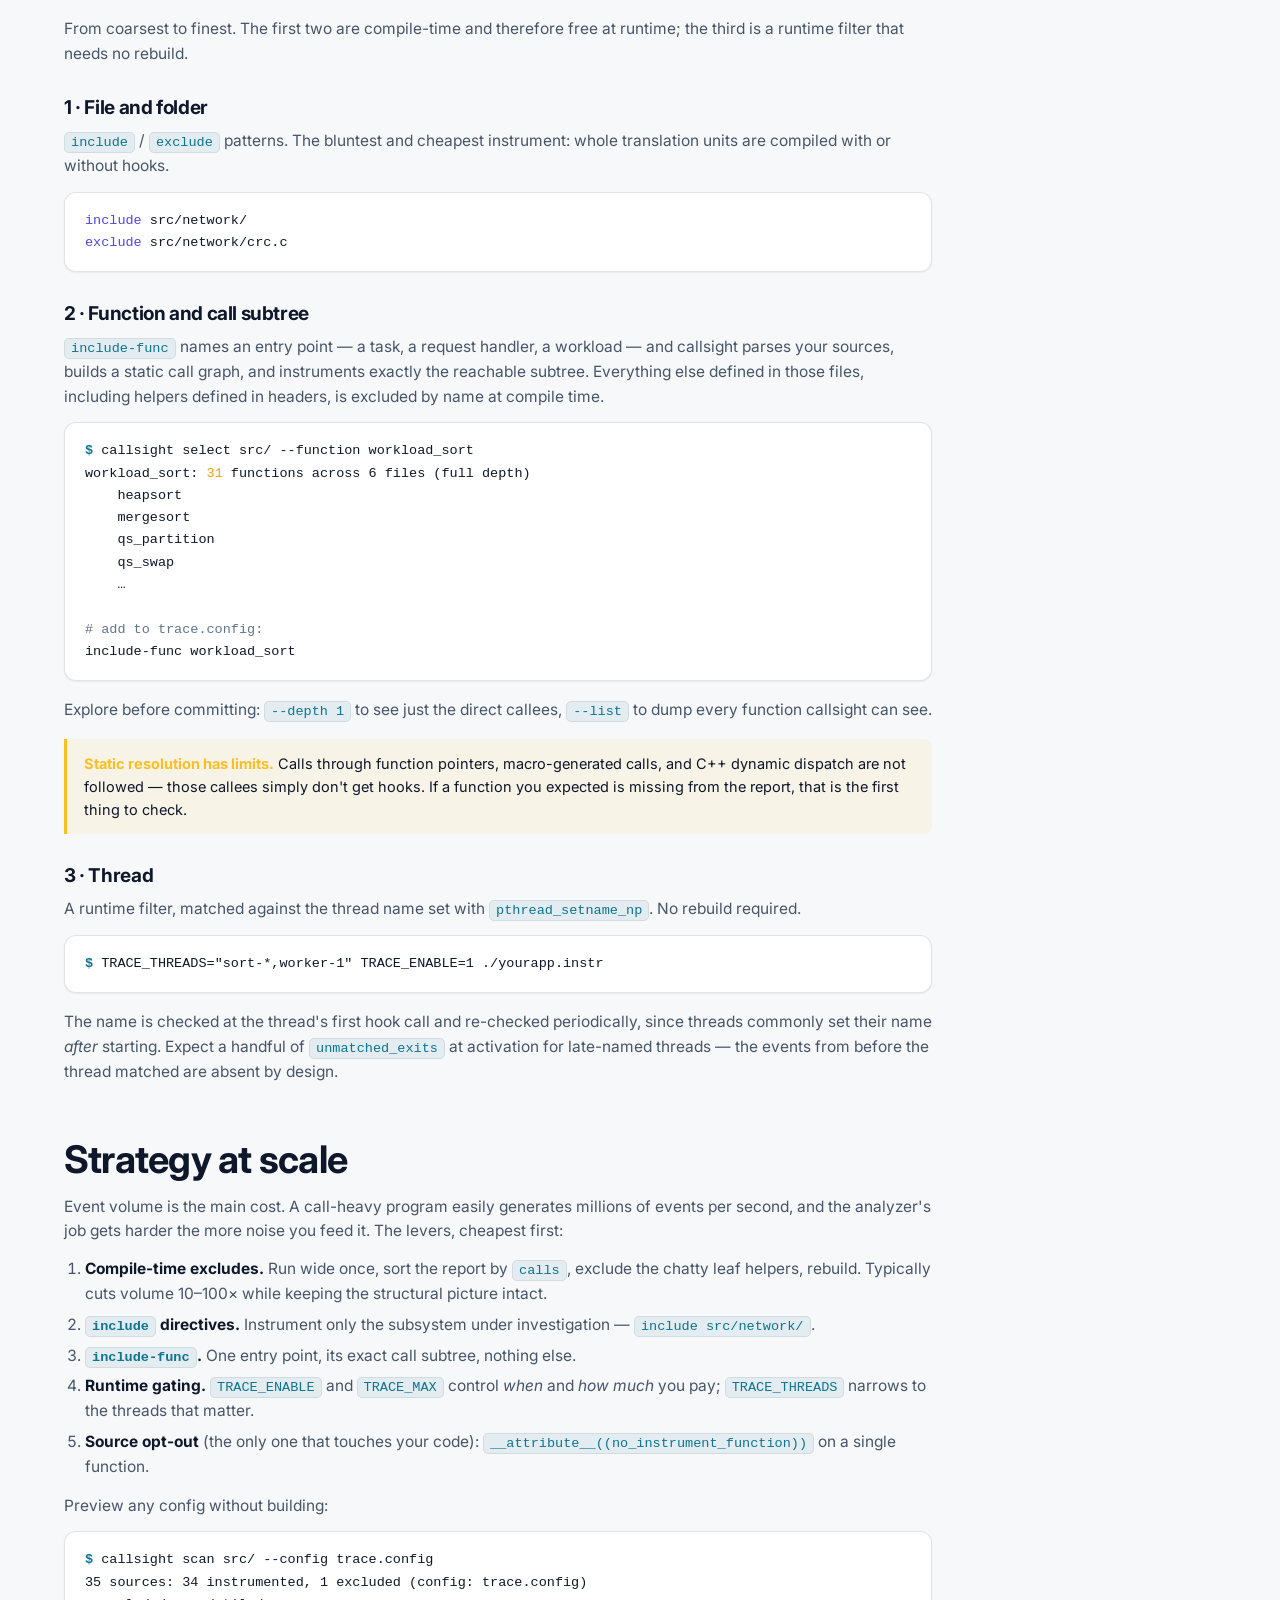
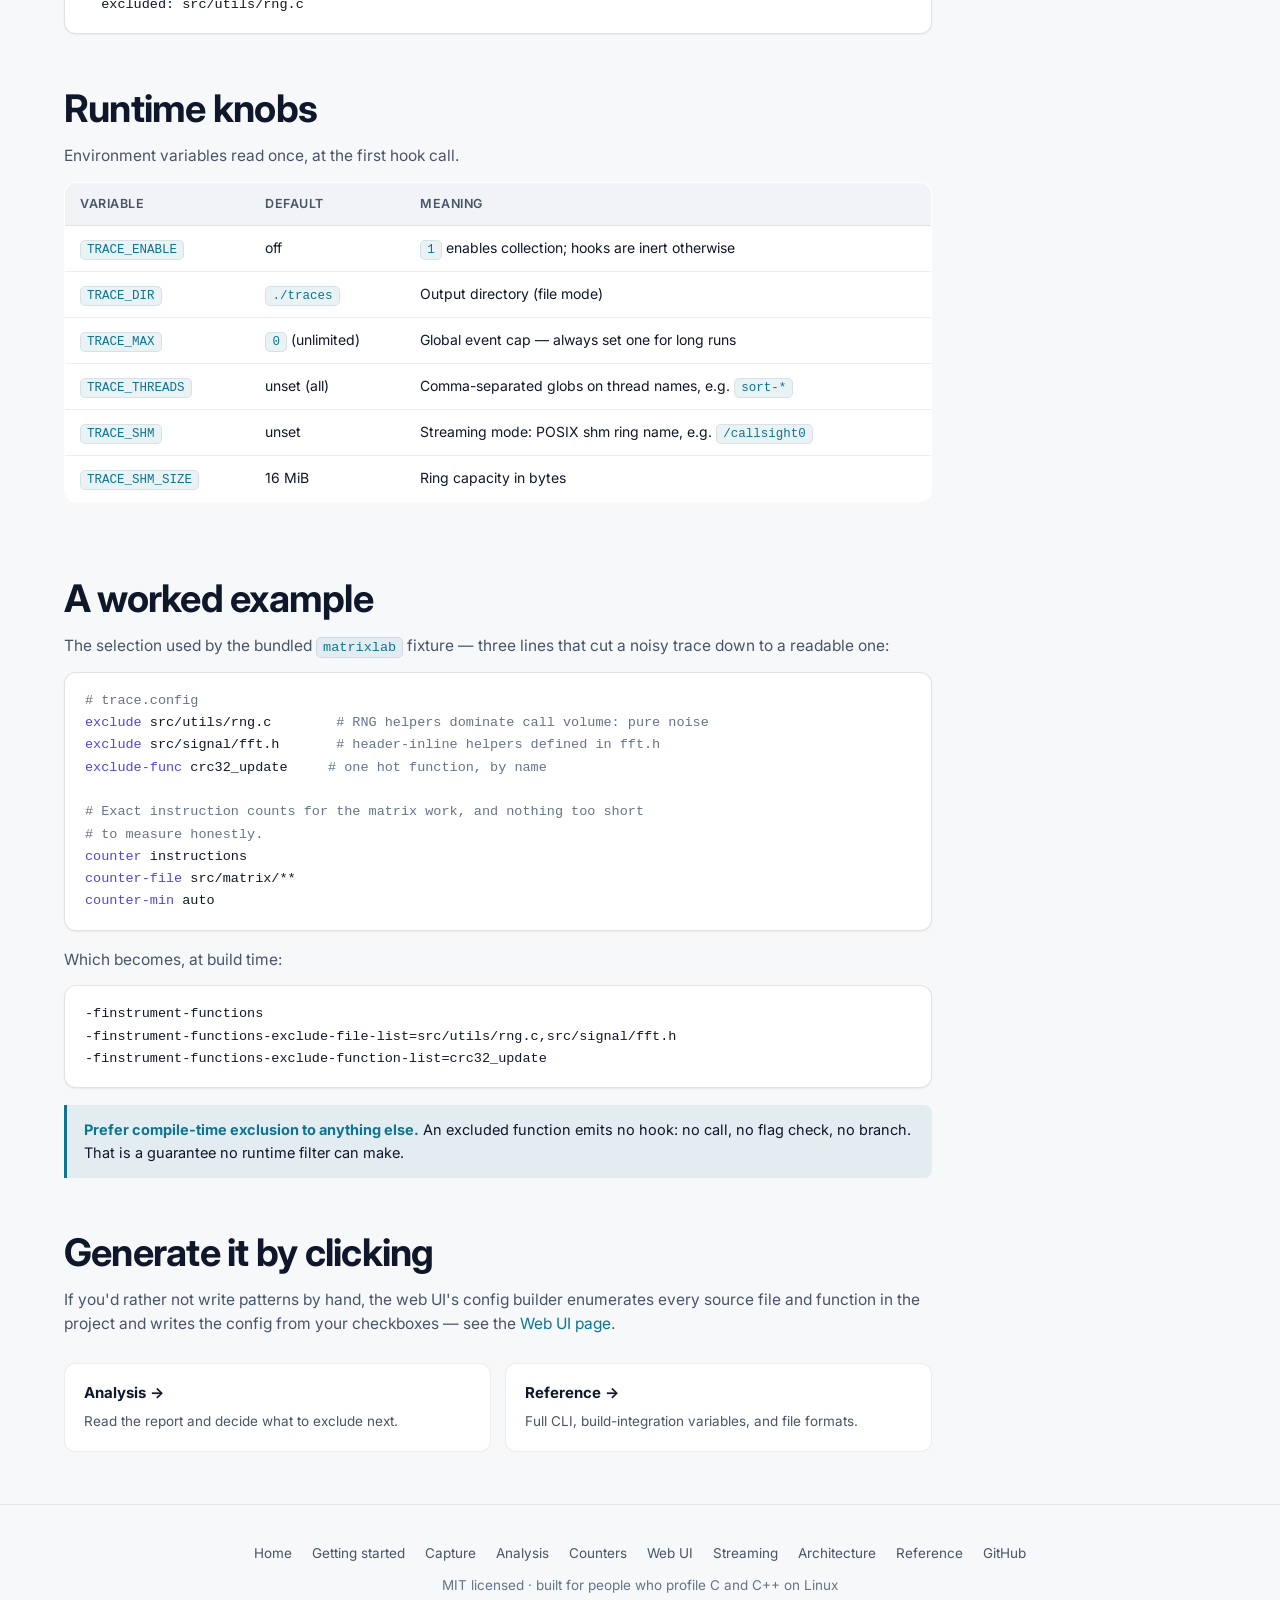
<file: docs/configuration.html>
<!DOCTYPE html>
<html lang="en" data-theme="dark">
<head>
<meta charset="UTF-8">
<meta name="viewport" content="width=device-width, initial-scale=1.0">
<title>Configuration — callsight</title>
<meta name="description" content="The trace.config reference: include, exclude, exclude-func and include-func directives, pattern matching rules, the three selection levels, and how to cut event volume at scale.">
<meta property="og:title" content="Configuration — callsight">
<meta property="og:description" content="One file decides what gets instrumented. Directives, pattern rules, call-subtree selection, and the strategy for keeping event volume sane.">
<meta name="theme-color" content="#0d1016">
<link rel="preconnect" href="https://fonts.googleapis.com">
<link rel="preconnect" href="https://fonts.gstatic.com" crossorigin>
<link href="https://fonts.googleapis.com/css2?family=Inter:wght@400;500;600;700&display=swap" rel="stylesheet">
<link rel="icon" type="image/svg+xml" href="assets/favicon.svg">
<link rel="stylesheet" href="assets/styles.css">
</head>
<body>

<nav class="topnav">
  <div class="topnav-inner">
    <a class="brand" href="./">
      <svg class="mark" viewBox="0 0 24 24" fill="none" aria-hidden="true">
        <circle cx="10.5" cy="10.5" r="6.5" stroke="#22d3ee" stroke-width="2"/>
        <path d="M15.6 15.6 L21 21" stroke="#818cf8" stroke-width="2.4" stroke-linecap="round"/>
        <path d="M7.5 11.5 l2 2.4 3.5-5.4" stroke="#22d3ee" stroke-width="1.8" stroke-linecap="round" stroke-linejoin="round"/>
      </svg><span>call<span class="a">sight</span></span></a>
    <div class="topnav-links">
      <a href="getting-started.html">Getting started</a>
      <a href="configuration.html" class="active">Configuration</a>
      <a href="capture.html">Capture</a>
      <a href="counters.html">Counters</a>
    <a href="analysis.html">Analysis</a>
      <a href="web-ui.html">Web UI</a>
      <a href="streaming.html">Streaming</a>
      <a href="architecture.html">Architecture</a>
      <a href="reference.html">Reference</a>
    </div>
    <div class="topnav-right">
      <a class="btn btn-ghost" href="https://github.com/harshithsunku/callsight" target="_blank" rel="noopener">GitHub</a>
      <button class="theme-btn" id="theme-toggle" aria-label="Toggle theme" title="Toggle light/dark">
        <svg viewBox="0 0 24 24" fill="none" stroke="currentColor" stroke-width="2" stroke-linecap="round" stroke-linejoin="round">
          <circle cx="12" cy="12" r="4"></circle>
          <path d="M12 2v2M12 20v2M4.93 4.93l1.41 1.41M17.66 17.66l1.41 1.41M2 12h2M20 12h2M4.93 19.07l1.41-1.41M17.66 6.34l1.41-1.41"></path>
        </svg>
      </button>
    </div>
  </div>
</nav>

<header class="page-head">
  <div class="container">
    <span class="eyebrow">Reference</span>
    <h1>Configuration</h1>
    <p>One <code>trace.config</code> next to your code decides what gets hooks. It is read
    at every build, so changing it and rebuilding is the entire workflow.</p>
  </div>
</header>

<div class="layout-with-toc">
<main class="prose">

<h2 id="directives">Directives</h2>
<p>One directive per line. <code>#</code> starts a comment; blank lines are ignored. With
no directives at all, <strong>everything</strong> is instrumented.</p>
<div class="table-scroll">
<table class="ref">
  <thead><tr><th>Directive</th><th>Effect</th></tr></thead>
  <tbody>
    <tr>
      <td class="nowrap"><code>include &lt;pattern&gt;</code></td>
      <td>Only instrument matching sources. With no <code>include</code> line, every source is included.</td>
    </tr>
    <tr>
      <td class="nowrap"><code>exclude &lt;pattern&gt;</code></td>
      <td>Never instrument matching sources — or <strong>headers</strong>: the compiler matches the file a function is <em>defined</em> in, so a header path silences its inline/static helpers. Exclude always wins over include.</td>
    </tr>
    <tr>
      <td class="nowrap"><code>exclude-func &lt;name&gt;</code></td>
      <td>Never instrument functions whose (mangled) name <em>contains</em> <code>&lt;name&gt;</code> — the compiler's match is a substring match, so be specific.</td>
    </tr>
    <tr>
      <td class="nowrap"><code>include-func &lt;name&gt; [depth]</code></td>
      <td>Instrument <code>&lt;name&gt;</code> and its whole call subtree, resolved statically from your sources. Optional depth: <code>0</code> = just that function, <code>1</code> = direct callees, default = the full subtree.</td>
    </tr>
    <tr>
      <td class="nowrap"><code>counter &lt;events&gt;</code></td>
      <td>Hardware events to count, comma-separated — at most three. See <a href="counters.html">hardware counters</a>.</td>
    </tr>
    <tr>
      <td class="nowrap"><code>counter-func &lt;name&gt; [depth]</code></td>
      <td>Count <code>&lt;name&gt;</code>, and optionally its call subtree — the same walk <code>include-func</code> uses. Only instrumented functions can be counted.</td>
    </tr>
    <tr>
      <td class="nowrap"><code>counter-file &lt;pattern&gt;</code></td>
      <td>Count every instrumented function <em>defined in</em> matching files.</td>
    </tr>
    <tr>
      <td class="nowrap"><code>counter-min auto|&lt;ns&gt;|0</code></td>
      <td>Skip counting functions shorter than this. <code>auto</code> (the default) derives it from the measured cost of one counter read; <code>0</code> disables the guard.</td>
    </tr>
  </tbody>
</table>
</div>

<div class="note">
  The first four directives decide what carries <strong>hooks</strong>, which is a
  compile-time decision and needs a rebuild to change. The <code>counter</code> ones
  decide what gets <strong>read</strong> from those hooks, which is resolved after the
  link and needs no rebuild at all — so you can re-point counters at different functions
  and just run again.
</div>

<h3 id="patterns">Pattern matching</h3>
<p>A pattern matches a source path when it matches the full path <em>or any trailing part
of it</em> — so <code>src/utils/rng.c</code> also matches
<code>../project/src/utils/rng.c</code>, whatever path your build passes to the
compiler.</p>
<div class="table-scroll">
<table class="ref">
  <thead><tr><th>Kind</th><th>Examples</th></tr></thead>
  <tbody>
    <tr><td>glob</td><td><code>src/net/**</code> · <code>*test*.c</code> · <code>rng.c</code></td></tr>
    <tr><td>exact path</td><td><code>src/utils/rng.c</code></td></tr>
    <tr><td>directory prefix</td><td><code>src/sort</code> · <code>src/sort/</code></td></tr>
  </tbody>
</table>
</div>

<h2 id="levels">Three levels of selection</h2>
<p>From coarsest to finest. The first two are compile-time and therefore free at runtime;
the third is a runtime filter that needs no rebuild.</p>

<h3 id="level-file">1 · File and folder</h3>
<p><code>include</code> / <code>exclude</code> patterns. The bluntest and cheapest
instrument: whole translation units are compiled with or without hooks.</p>
<pre><code><span class="k">include</span> src/network/
<span class="k">exclude</span> src/network/crc.c</code></pre>

<h3 id="level-func">2 · Function and call subtree</h3>
<p><code>include-func</code> names an entry point — a task, a request handler, a
workload — and callsight parses your sources, builds a static call graph, and instruments
exactly the reachable subtree. Everything else defined in those files, including helpers
defined in headers, is excluded by name at compile time.</p>
<pre><code><span class="p">$</span> callsight select src/ --function workload_sort
workload_sort: <span class="n">31</span> functions across 6 files (full depth)
    heapsort
    mergesort
    qs_partition
    qs_swap
    …

<span class="c"># add to trace.config:</span>
include-func workload_sort</code></pre>
<p>Explore before committing: <code>--depth 1</code> to see just the direct callees,
<code>--list</code> to dump every function callsight can see.</p>
<div class="note warn">
  <strong>Static resolution has limits.</strong> Calls through function pointers,
  macro-generated calls, and C++ dynamic dispatch are not followed — those callees simply
  don't get hooks. If a function you expected is missing from the report, that is the
  first thing to check.
</div>

<h3 id="level-thread">3 · Thread</h3>
<p>A runtime filter, matched against the thread name set with
<code>pthread_setname_np</code>. No rebuild required.</p>
<pre><code><span class="p">$</span> TRACE_THREADS="sort-*,worker-1" TRACE_ENABLE=1 ./yourapp.instr</code></pre>
<p>The name is checked at the thread's first hook call and re-checked periodically, since
threads commonly set their name <em>after</em> starting. Expect a handful of
<code>unmatched_exits</code> at activation for late-named threads — the events from before
the thread matched are absent by design.</p>

<h2 id="strategy">Strategy at scale</h2>
<p>Event volume is the main cost. A call-heavy program easily generates millions of events
per second, and the analyzer's job gets harder the more noise you feed it. The levers,
cheapest first:</p>
<ol>
  <li><strong>Compile-time excludes.</strong> Run wide once, sort the report by
    <code>calls</code>, exclude the chatty leaf helpers, rebuild. Typically cuts volume
    10–100× while keeping the structural picture intact.</li>
  <li><strong><code>include</code> directives.</strong> Instrument only the subsystem under
    investigation — <code>include src/network/</code>.</li>
  <li><strong><code>include-func</code>.</strong> One entry point, its exact call subtree,
    nothing else.</li>
  <li><strong>Runtime gating.</strong> <code>TRACE_ENABLE</code> and
    <code>TRACE_MAX</code> control <em>when</em> and <em>how much</em> you pay;
    <code>TRACE_THREADS</code> narrows to the threads that matter.</li>
  <li><strong>Source opt-out</strong> (the only one that touches your code):
    <code>__attribute__((no_instrument_function))</code> on a single function.</li>
</ol>
<p>Preview any config without building:</p>
<pre><code><span class="p">$</span> callsight scan src/ --config trace.config
35 sources: 34 instrumented, 1 excluded (config: trace.config)
  excluded: src/utils/rng.c</code></pre>

<h2 id="runtime">Runtime knobs</h2>
<p>Environment variables read once, at the first hook call.</p>
<div class="table-scroll">
<table class="ref">
  <thead><tr><th>Variable</th><th>Default</th><th>Meaning</th></tr></thead>
  <tbody>
    <tr><td class="nowrap"><code>TRACE_ENABLE</code></td><td>off</td><td><code>1</code> enables collection; hooks are inert otherwise</td></tr>
    <tr><td class="nowrap"><code>TRACE_DIR</code></td><td><code>./traces</code></td><td>Output directory (file mode)</td></tr>
    <tr><td class="nowrap"><code>TRACE_MAX</code></td><td><code>0</code> (unlimited)</td><td>Global event cap — always set one for long runs</td></tr>
    <tr><td class="nowrap"><code>TRACE_THREADS</code></td><td>unset (all)</td><td>Comma-separated globs on thread names, e.g. <code>sort-*</code></td></tr>
    <tr><td class="nowrap"><code>TRACE_SHM</code></td><td>unset</td><td>Streaming mode: POSIX shm ring name, e.g. <code>/callsight0</code></td></tr>
    <tr><td class="nowrap"><code>TRACE_SHM_SIZE</code></td><td>16 MiB</td><td>Ring capacity in bytes</td></tr>
  </tbody>
</table>
</div>

<h2 id="example">A worked example</h2>
<p>The selection used by the bundled <code>matrixlab</code> fixture — three lines that cut
a noisy trace down to a readable one:</p>
<pre><code><span class="c"># trace.config</span>
<span class="k">exclude</span> src/utils/rng.c        <span class="c"># RNG helpers dominate call volume: pure noise</span>
<span class="k">exclude</span> src/signal/fft.h       <span class="c"># header-inline helpers defined in fft.h</span>
<span class="k">exclude-func</span> crc32_update     <span class="c"># one hot function, by name</span>

<span class="c"># Exact instruction counts for the matrix work, and nothing too short</span>
<span class="c"># to measure honestly.</span>
<span class="k">counter</span> instructions
<span class="k">counter-file</span> src/matrix/**
<span class="k">counter-min</span> auto</code></pre>
<p>Which becomes, at build time:</p>
<pre><code>-finstrument-functions
-finstrument-functions-exclude-file-list=src/utils/rng.c,src/signal/fft.h
-finstrument-functions-exclude-function-list=crc32_update</code></pre>

<div class="note">
  <strong>Prefer compile-time exclusion to anything else.</strong> An excluded function
  emits no hook: no call, no flag check, no branch. That is a guarantee no runtime filter
  can make.
</div>

<h2 id="generate">Generate it by clicking</h2>
<p>If you'd rather not write patterns by hand, the web UI's config builder enumerates
every source file and function in the project and writes the config from your
checkboxes — see the <a href="web-ui.html#builder">Web UI page</a>.</p>

<div class="next-links">
  <a class="next-link" href="analysis.html"><strong>Analysis &rarr;</strong><span>Read the report and decide what to exclude next.</span></a>
  <a class="next-link" href="reference.html"><strong>Reference &rarr;</strong><span>Full CLI, build-integration variables, and file formats.</span></a>
</div>

</main>

<aside class="toc">
  <div class="toc-label">On this page</div>
  <ul>
    <li><a href="#directives">Directives</a></li>
    <li class="sub"><a href="#patterns">Pattern matching</a></li>
    <li><a href="#levels">Three levels of selection</a></li>
    <li class="sub"><a href="#level-file">File and folder</a></li>
    <li class="sub"><a href="#level-func">Function and subtree</a></li>
    <li class="sub"><a href="#level-thread">Thread</a></li>
    <li><a href="#strategy">Strategy at scale</a></li>
    <li><a href="#runtime">Runtime knobs</a></li>
    <li><a href="#example">A worked example</a></li>
    <li><a href="#generate">Generate it by clicking</a></li>
  </ul>
</aside>
</div>

<footer>
  <div class="foot-row">
    <a href="./">Home</a>
    <a href="getting-started.html">Getting started</a>
    <a href="capture.html">Capture</a>
    <a href="analysis.html">Analysis</a>
    <a href="counters.html">Counters</a>
    <a href="web-ui.html">Web UI</a>
    <a href="streaming.html">Streaming</a>
    <a href="architecture.html">Architecture</a>
    <a href="reference.html">Reference</a>
    <a href="https://github.com/harshithsunku/callsight" target="_blank" rel="noopener">GitHub</a>
  </div>
  <div>MIT licensed · built for people who profile C and C++ on Linux</div>
</footer>

<script src="assets/docs.js"></script>
</body>
</html>
</file>
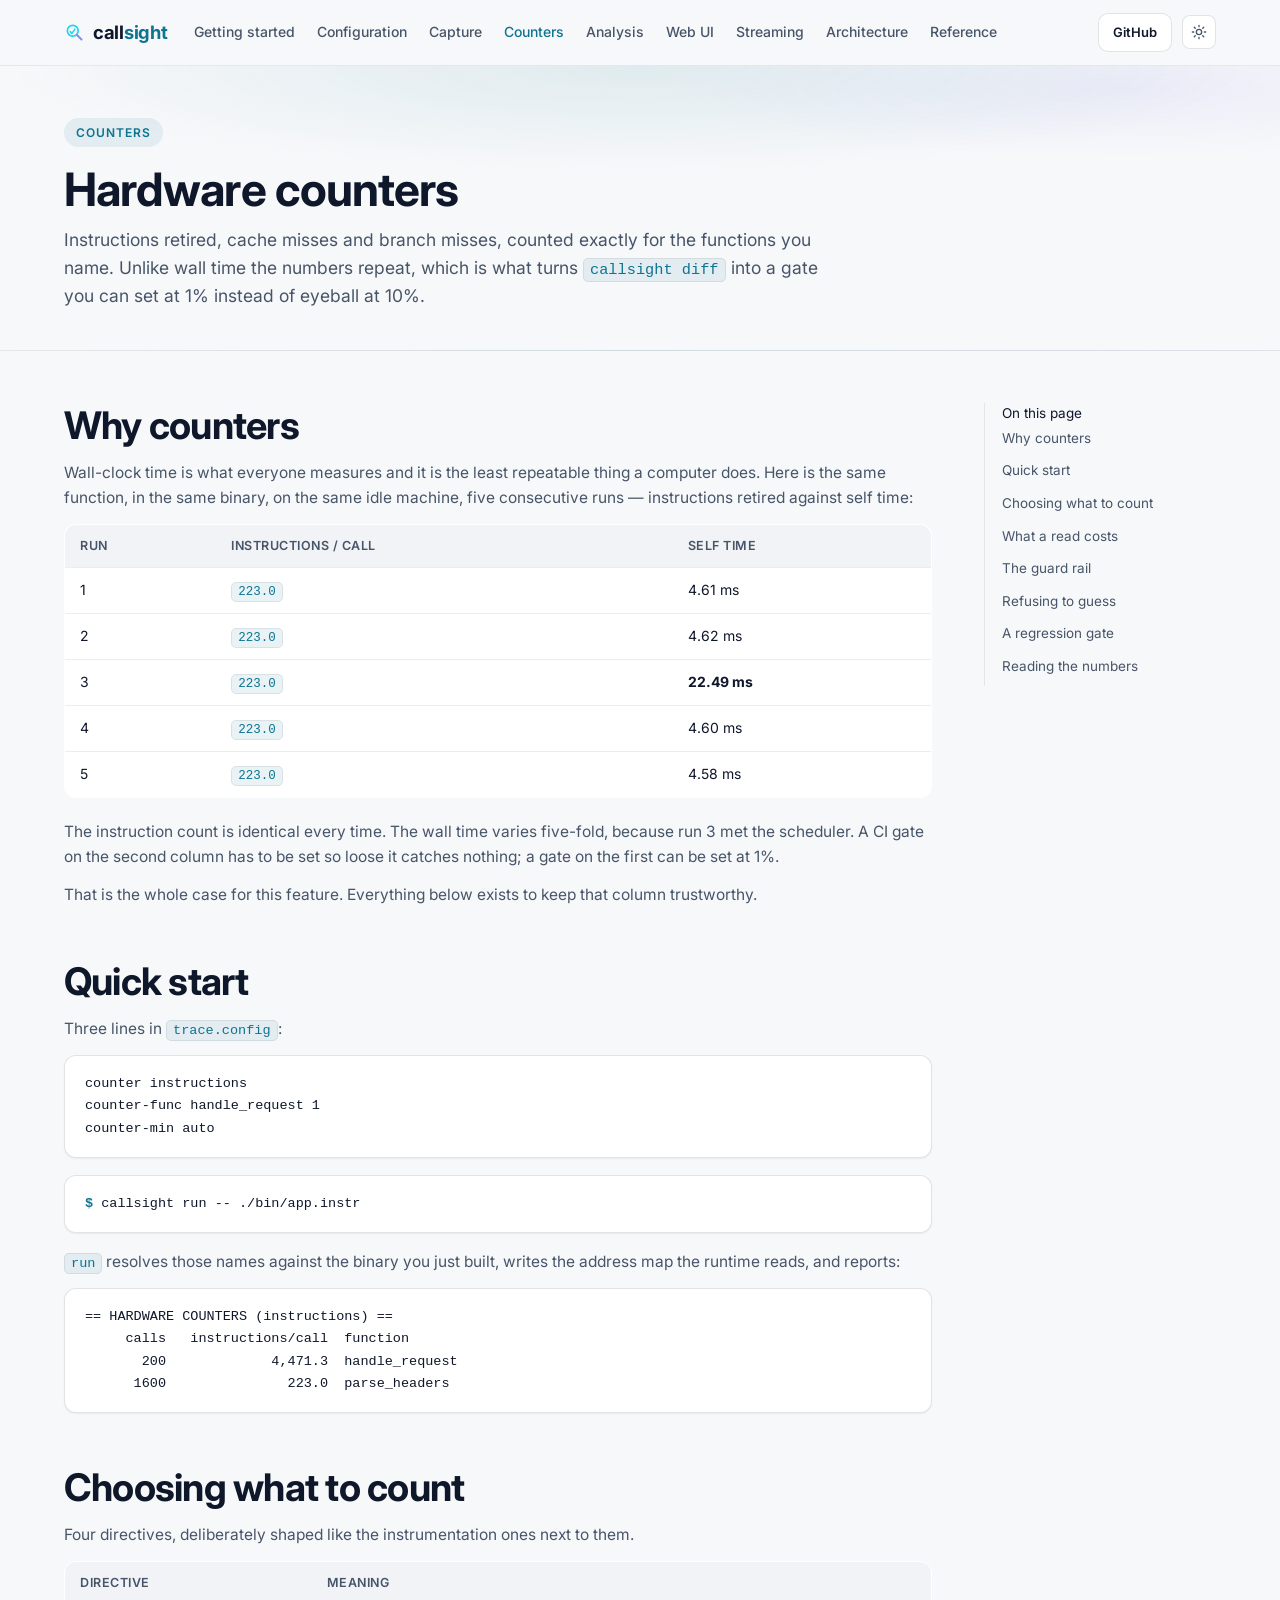
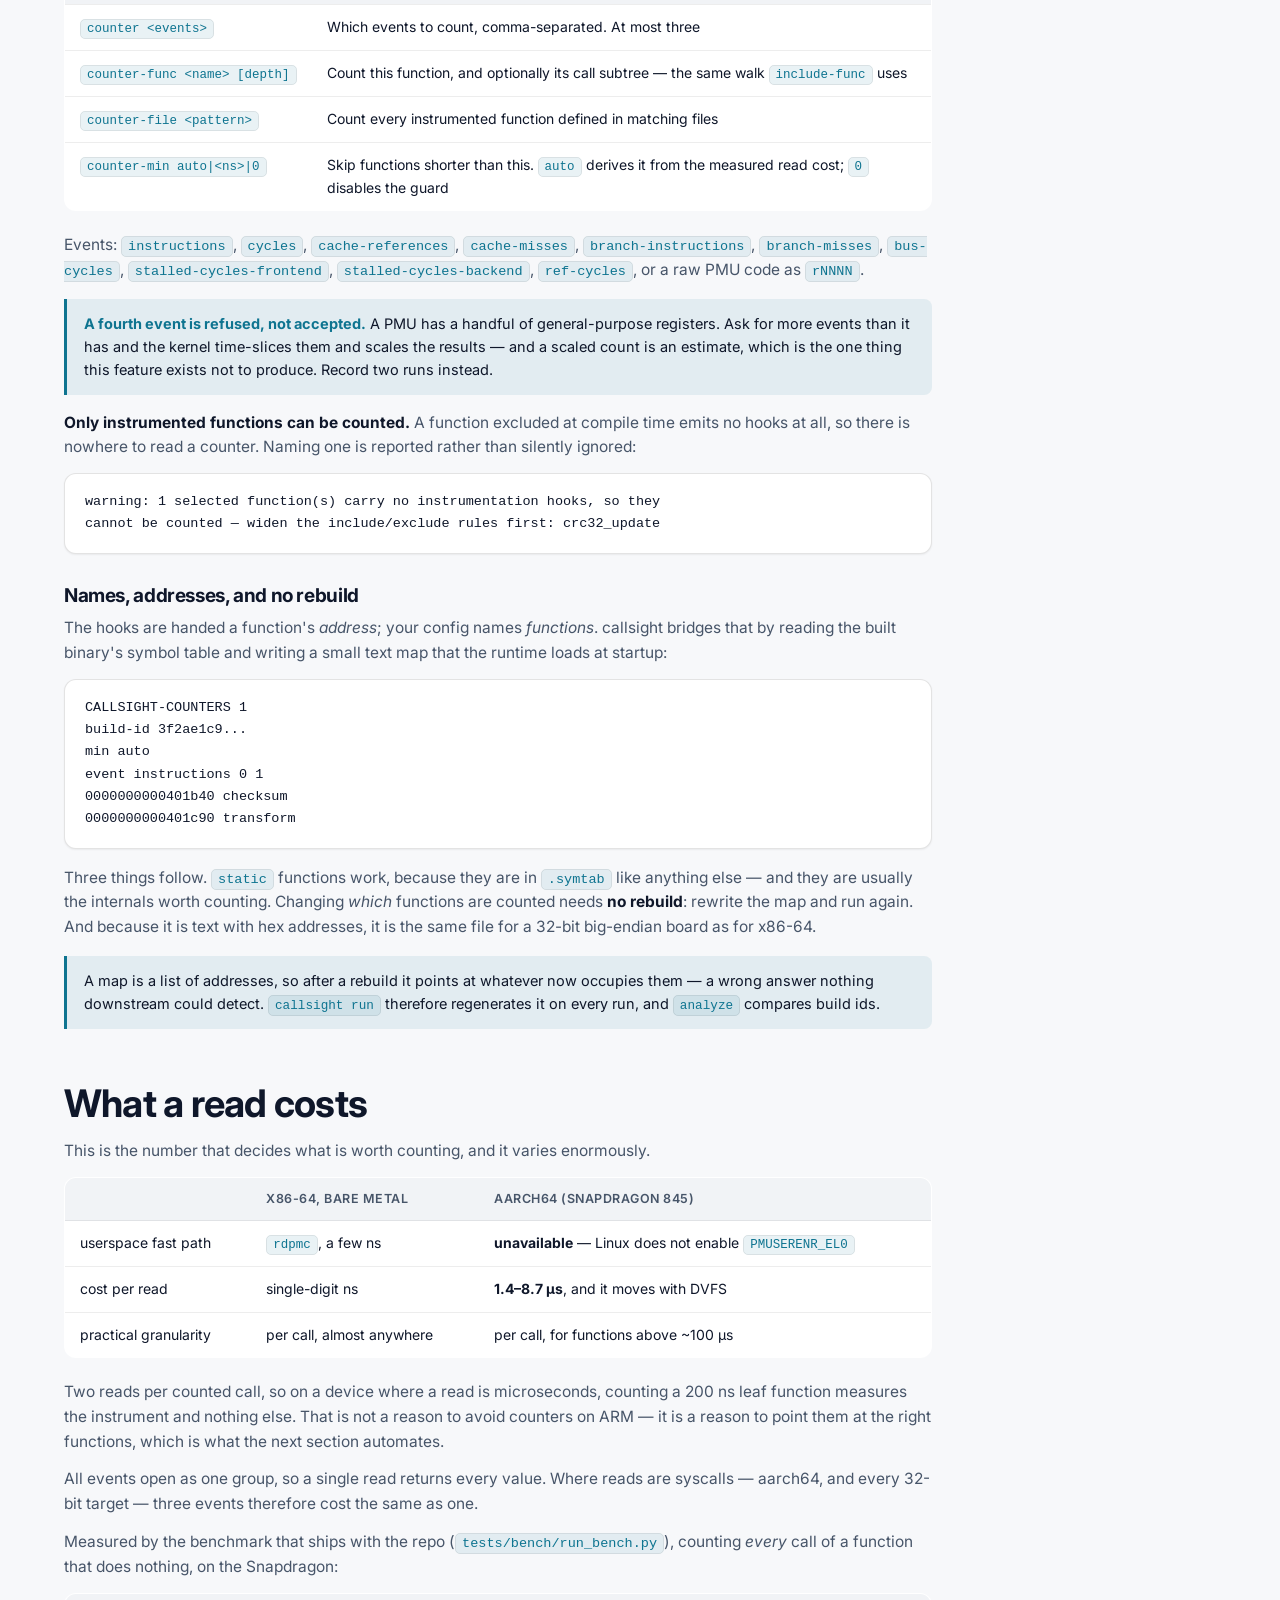
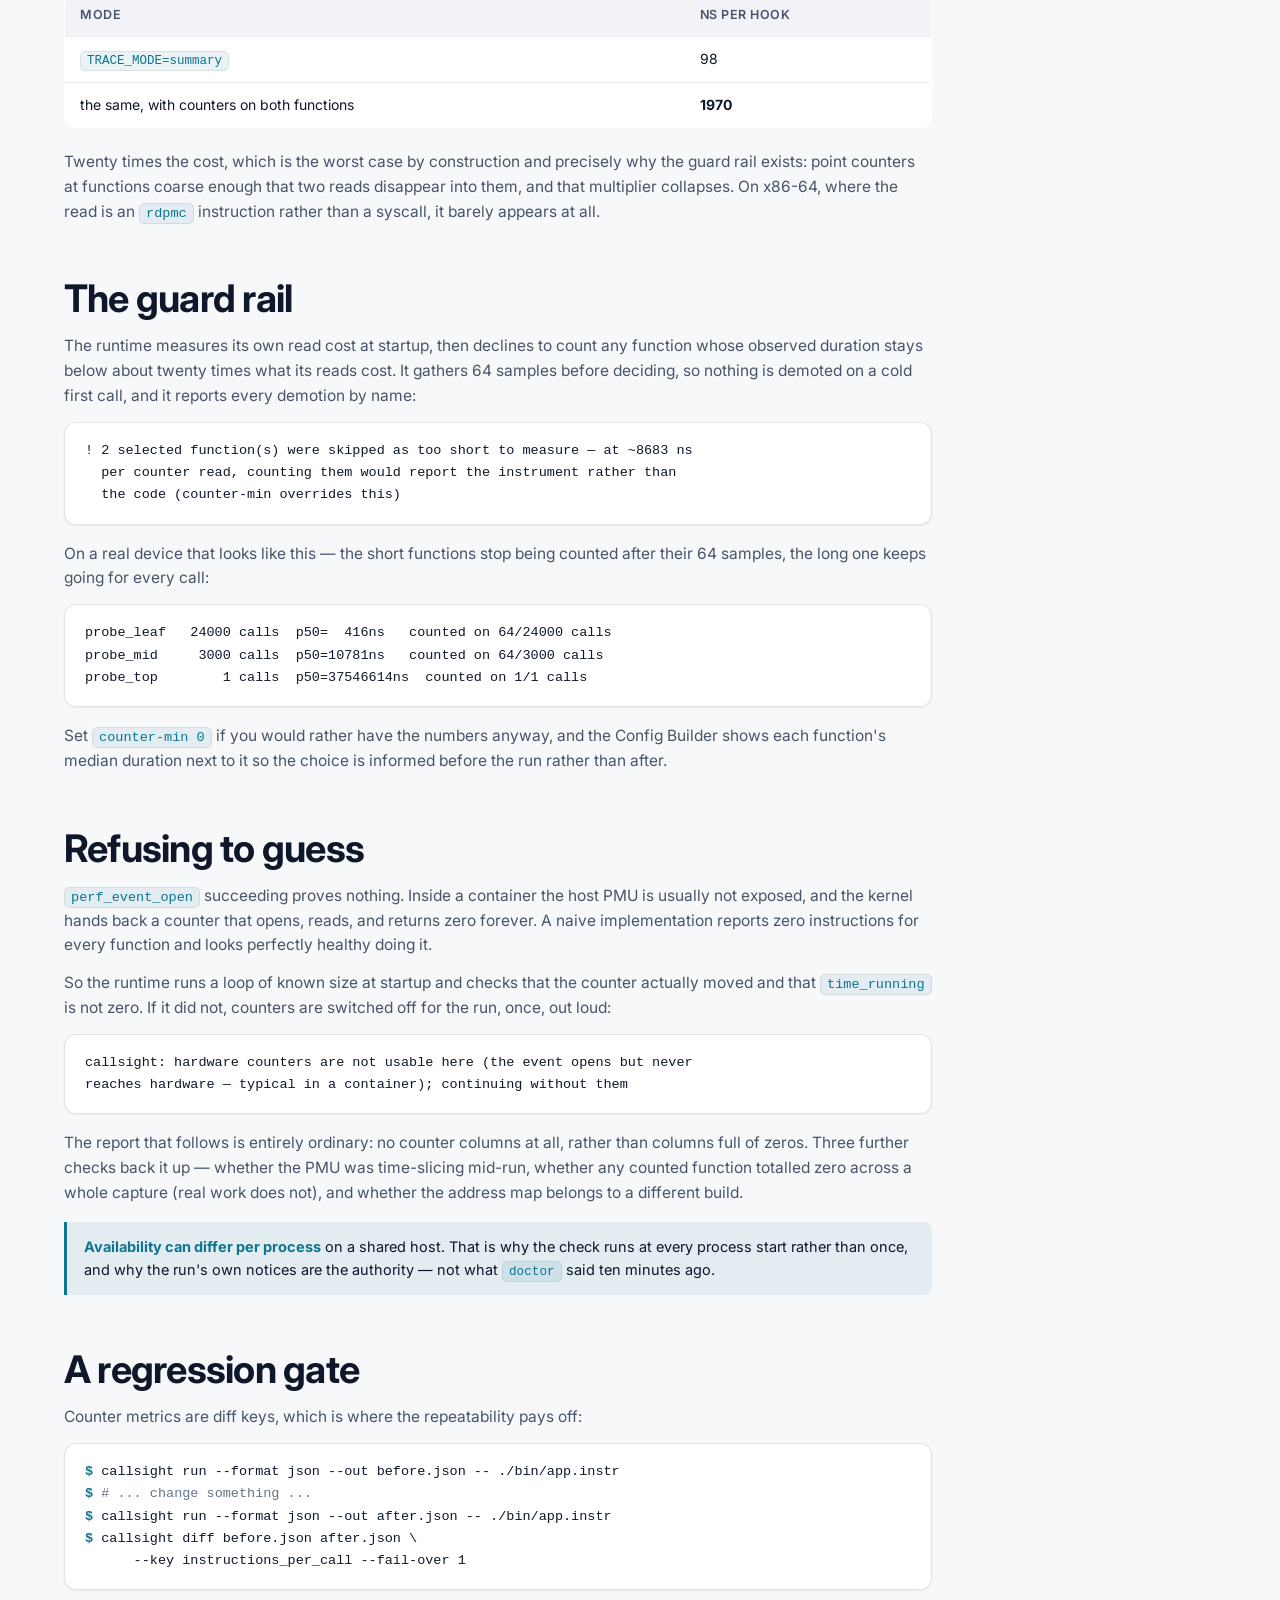
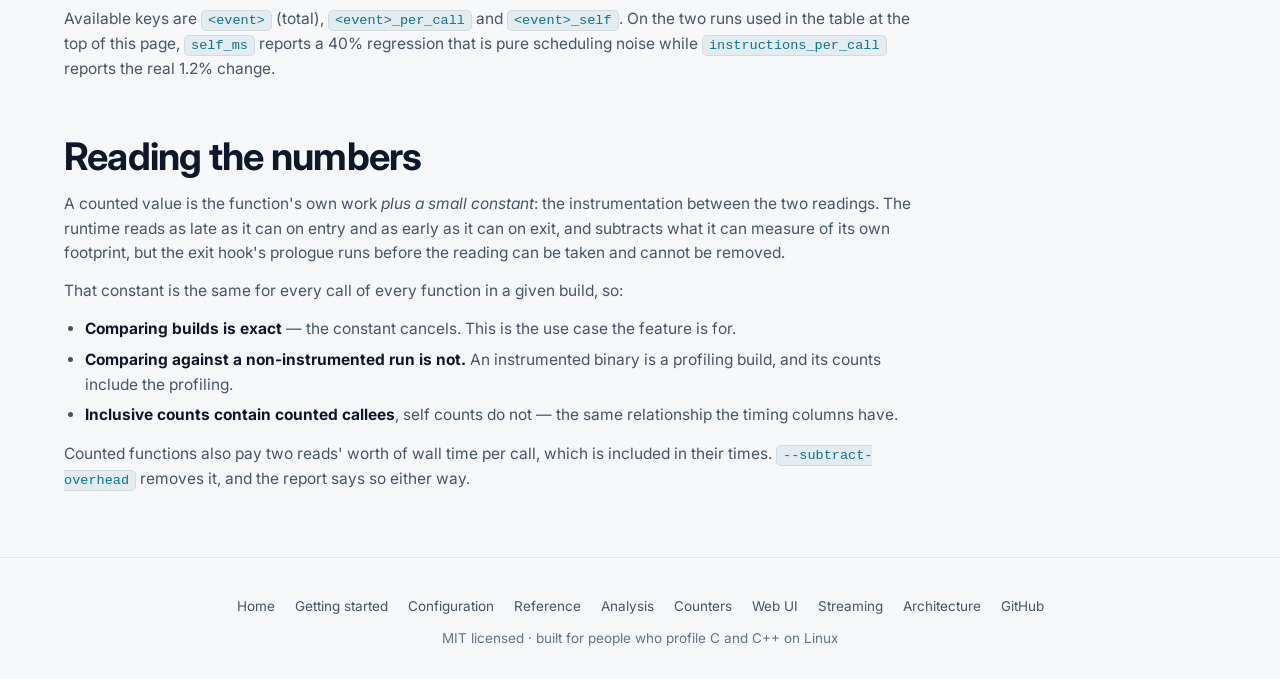
<file: docs/counters.html>
<!DOCTYPE html>
<html lang="en" data-theme="dark">
<head>
<meta charset="UTF-8">
<meta name="viewport" content="width=device-width, initial-scale=1.0">
<title>Hardware counters — callsight</title>
<meta name="description" content="Exact instructions retired, cache misses and branch misses per function: how callsight counts them, how it refuses to report a number that is not real, and how to choose what to count.">
<meta property="og:title" content="Hardware counters — callsight">
<meta property="og:description" content="Wall time moves five-fold between runs. Instructions retired do not. That is what makes a regression gate you can trust.">
<meta name="theme-color" content="#0d1016">
<link rel="preconnect" href="https://fonts.googleapis.com">
<link rel="preconnect" href="https://fonts.gstatic.com" crossorigin>
<link href="https://fonts.googleapis.com/css2?family=Inter:wght@400;500;600;700&display=swap" rel="stylesheet">
<link rel="icon" type="image/svg+xml" href="assets/favicon.svg">
<link rel="stylesheet" href="assets/styles.css">
</head>
<body>

<nav class="topnav">
  <div class="topnav-inner">
    <a class="brand" href="./">
      <svg class="mark" viewBox="0 0 24 24" fill="none" aria-hidden="true">
        <circle cx="10.5" cy="10.5" r="6.5" stroke="#22d3ee" stroke-width="2"/>
        <path d="M15.6 15.6 L21 21" stroke="#818cf8" stroke-width="2.4" stroke-linecap="round"/>
        <path d="M7.5 11.5 l2 2.4 3.5-5.4" stroke="#22d3ee" stroke-width="1.8" stroke-linecap="round" stroke-linejoin="round"/>
      </svg><span>call<span class="a">sight</span></span></a>
    <div class="topnav-links">
      <a href="getting-started.html">Getting started</a>
      <a href="configuration.html">Configuration</a>
      <a href="capture.html">Capture</a>
      <a href="counters.html" class="active">Counters</a>
      <a href="analysis.html">Analysis</a>
      <a href="web-ui.html">Web UI</a>
      <a href="streaming.html">Streaming</a>
      <a href="architecture.html">Architecture</a>
      <a href="reference.html">Reference</a>
    </div>
    <div class="topnav-right">
      <a class="btn btn-ghost" href="https://github.com/harshithsunku/callsight" target="_blank" rel="noopener">GitHub</a>
      <button class="theme-btn" id="theme-toggle" aria-label="Toggle theme" title="Toggle light/dark">
        <svg viewBox="0 0 24 24" fill="none" stroke="currentColor" stroke-width="2" stroke-linecap="round" stroke-linejoin="round">
          <circle cx="12" cy="12" r="4"></circle>
          <path d="M12 2v2M12 20v2M4.93 4.93l1.41 1.41M17.66 17.66l1.41 1.41M2 12h2M20 12h2M4.93 19.07l1.41-1.41M17.66 6.34l1.41-1.41"></path>
        </svg>
      </button>
    </div>
  </div>
</nav>


<header class="page-head">
  <div class="container">
    <span class="eyebrow">Counters</span>
    <h1>Hardware counters</h1>
    <p>Instructions retired, cache misses and branch misses, counted exactly for the
    functions you name. Unlike wall time the numbers repeat, which is what turns
    <code>callsight diff</code> into a gate you can set at 1% instead of eyeball at 10%.</p>
  </div>
</header>

<div class="layout-with-toc">
<main class="prose">

<h2 id="why">Why counters</h2>
<p>Wall-clock time is what everyone measures and it is the least repeatable thing a
computer does. Here is the same function, in the same binary, on the same idle machine,
five consecutive runs — instructions retired against self time:</p>

<div class="table-scroll">
<table class="ref">
  <thead><tr><th>Run</th><th>instructions / call</th><th>self time</th></tr></thead>
  <tbody>
    <tr><td>1</td><td><code>223.0</code></td><td>4.61 ms</td></tr>
    <tr><td>2</td><td><code>223.0</code></td><td>4.62 ms</td></tr>
    <tr><td>3</td><td><code>223.0</code></td><td><strong>22.49 ms</strong></td></tr>
    <tr><td>4</td><td><code>223.0</code></td><td>4.60 ms</td></tr>
    <tr><td>5</td><td><code>223.0</code></td><td>4.58 ms</td></tr>
  </tbody>
</table>
</div>

<p>The instruction count is identical every time. The wall time varies five-fold, because
run 3 met the scheduler. A CI gate on the second column has to be set so loose it catches
nothing; a gate on the first can be set at 1%.</p>

<p>That is the whole case for this feature. Everything below exists to keep that column
trustworthy.</p>

<h2 id="quickstart">Quick start</h2>
<p>Three lines in <code>trace.config</code>:</p>

<pre><code>counter instructions
counter-func handle_request 1
counter-min auto</code></pre>

<pre><code><span class="p">$</span> callsight run -- ./bin/app.instr</code></pre>

<p><code>run</code> resolves those names against the binary you just built, writes the
address map the runtime reads, and reports:</p>

<pre><code>== HARDWARE COUNTERS (instructions) ==
     calls   instructions/call  function
       200             4,471.3  handle_request
      1600               223.0  parse_headers</code></pre>

<h2 id="selecting">Choosing what to count</h2>
<p>Four directives, deliberately shaped like the instrumentation ones next to them.</p>

<div class="table-scroll">
<table class="ref">
  <thead><tr><th>Directive</th><th>Meaning</th></tr></thead>
  <tbody>
    <tr><td class="nowrap"><code>counter &lt;events&gt;</code></td><td>Which events to count, comma-separated. At most three</td></tr>
    <tr><td class="nowrap"><code>counter-func &lt;name&gt; [depth]</code></td><td>Count this function, and optionally its call subtree — the same walk <code>include-func</code> uses</td></tr>
    <tr><td class="nowrap"><code>counter-file &lt;pattern&gt;</code></td><td>Count every instrumented function defined in matching files</td></tr>
    <tr><td class="nowrap"><code>counter-min auto|&lt;ns&gt;|0</code></td><td>Skip functions shorter than this. <code>auto</code> derives it from the measured read cost; <code>0</code> disables the guard</td></tr>
  </tbody>
</table>
</div>

<p>Events: <code>instructions</code>, <code>cycles</code>, <code>cache-references</code>,
<code>cache-misses</code>, <code>branch-instructions</code>, <code>branch-misses</code>,
<code>bus-cycles</code>, <code>stalled-cycles-frontend</code>,
<code>stalled-cycles-backend</code>, <code>ref-cycles</code>, or a raw PMU code as
<code>rNNNN</code>.</p>

<div class="note">
  <strong>A fourth event is refused, not accepted.</strong> A PMU has a handful of
  general-purpose registers. Ask for more events than it has and the kernel time-slices
  them and scales the results — and a scaled count is an estimate, which is the one thing
  this feature exists not to produce. Record two runs instead.
</div>

<p><strong>Only instrumented functions can be counted.</strong> A function excluded at
compile time emits no hooks at all, so there is nowhere to read a counter. Naming one is
reported rather than silently ignored:</p>

<pre><code>warning: 1 selected function(s) carry no instrumentation hooks, so they
cannot be counted — widen the include/exclude rules first: crc32_update</code></pre>

<h3>Names, addresses, and no rebuild</h3>
<p>The hooks are handed a function's <em>address</em>; your config names <em>functions</em>.
callsight bridges that by reading the built binary's symbol table and writing a small text
map that the runtime loads at startup:</p>

<pre><code>CALLSIGHT-COUNTERS 1
build-id 3f2ae1c9...
min auto
event instructions 0 1
0000000000401b40 checksum
0000000000401c90 transform</code></pre>

<p>Three things follow. <code>static</code> functions work, because they are in
<code>.symtab</code> like anything else — and they are usually the internals worth
counting. Changing <em>which</em> functions are counted needs <strong>no rebuild</strong>:
rewrite the map and run again. And because it is text with hex addresses, it is the same
file for a 32-bit big-endian board as for x86-64.</p>

<div class="note">
  A map is a list of addresses, so after a rebuild it points at whatever now occupies
  them — a wrong answer nothing downstream could detect. <code>callsight run</code>
  therefore regenerates it on every run, and <code>analyze</code> compares build ids.
</div>

<h2 id="cost">What a read costs</h2>
<p>This is the number that decides what is worth counting, and it varies enormously.</p>

<div class="table-scroll">
<table class="ref">
  <thead><tr><th></th><th>x86-64, bare metal</th><th>aarch64 (Snapdragon 845)</th></tr></thead>
  <tbody>
    <tr><td>userspace fast path</td><td><code>rdpmc</code>, a few ns</td><td><strong>unavailable</strong> — Linux does not enable <code>PMUSERENR_EL0</code></td></tr>
    <tr><td>cost per read</td><td>single-digit ns</td><td><strong>1.4–8.7 µs</strong>, and it moves with DVFS</td></tr>
    <tr><td>practical granularity</td><td>per call, almost anywhere</td><td>per call, for functions above ~100 µs</td></tr>
  </tbody>
</table>
</div>

<p>Two reads per counted call, so on a device where a read is microseconds, counting a
200 ns leaf function measures the instrument and nothing else. That is not a reason to
avoid counters on ARM — it is a reason to point them at the right functions, which is what
the next section automates.</p>

<p>All events open as one group, so a single read returns every value. Where reads are
syscalls — aarch64, and every 32-bit target — three events therefore cost the same as one.</p>

<p>Measured by the benchmark that ships with the repo
(<a href="https://github.com/harshithsunku/callsight/blob/main/tests/bench/run_bench.py" target="_blank" rel="noopener"><code>tests/bench/run_bench.py</code></a>),
counting <em>every</em> call of a function that does nothing, on the Snapdragon:</p>

<div class="table-scroll">
<table class="ref">
  <thead><tr><th>mode</th><th>ns per hook</th></tr></thead>
  <tbody>
    <tr><td><code>TRACE_MODE=summary</code></td><td>98</td></tr>
    <tr><td>the same, with counters on both functions</td><td><strong>1970</strong></td></tr>
  </tbody>
</table>
</div>

<p>Twenty times the cost, which is the worst case by construction and precisely why the
guard rail exists: point counters at functions coarse enough that two reads disappear into
them, and that multiplier collapses. On x86-64, where the read is an
<code>rdpmc</code> instruction rather than a syscall, it barely appears at all.</p>

<h2 id="guard">The guard rail</h2>
<p>The runtime measures its own read cost at startup, then declines to count any function
whose observed duration stays below about twenty times what its reads cost. It gathers 64
samples before deciding, so nothing is demoted on a cold first call, and it reports every
demotion by name:</p>

<pre><code>! 2 selected function(s) were skipped as too short to measure — at ~8683 ns
  per counter read, counting them would report the instrument rather than
  the code (counter-min overrides this)</code></pre>

<p>On a real device that looks like this — the short functions stop being counted after
their 64 samples, the long one keeps going for every call:</p>

<pre><code>probe_leaf   24000 calls  p50=  416ns   counted on 64/24000 calls
probe_mid     3000 calls  p50=10781ns   counted on 64/3000 calls
probe_top        1 calls  p50=37546614ns  counted on 1/1 calls</code></pre>

<p>Set <code>counter-min 0</code> if you would rather have the numbers anyway, and the
Config Builder shows each function's median duration next to it so the choice is informed
before the run rather than after.</p>

<h2 id="honesty">Refusing to guess</h2>
<p><code>perf_event_open</code> succeeding proves nothing. Inside a container the host PMU
is usually not exposed, and the kernel hands back a counter that opens, reads, and returns
zero forever. A naive implementation reports zero instructions for every function and
looks perfectly healthy doing it.</p>

<p>So the runtime runs a loop of known size at startup and checks that the counter actually
moved and that <code>time_running</code> is not zero. If it did not, counters are switched
off for the run, once, out loud:</p>

<pre><code>callsight: hardware counters are not usable here (the event opens but never
reaches hardware — typical in a container); continuing without them</code></pre>

<p>The report that follows is entirely ordinary: no counter columns at all, rather than
columns full of zeros. Three further checks back it up — whether the PMU was time-slicing
mid-run, whether any counted function totalled zero across a whole capture (real work does
not), and whether the address map belongs to a different build.</p>

<div class="note">
  <strong>Availability can differ per process</strong> on a shared host. That is why the
  check runs at every process start rather than once, and why the run's own notices are
  the authority — not what <code>doctor</code> said ten minutes ago.
</div>

<h2 id="gate">A regression gate</h2>
<p>Counter metrics are diff keys, which is where the repeatability pays off:</p>

<pre><code><span class="p">$</span> callsight run --format json --out before.json -- ./bin/app.instr
<span class="p">$</span> <span class="c"># ... change something ...</span>
<span class="p">$</span> callsight run --format json --out after.json -- ./bin/app.instr
<span class="p">$</span> callsight diff before.json after.json \
      --key instructions_per_call --fail-over 1</code></pre>

<p>Available keys are <code>&lt;event&gt;</code> (total), <code>&lt;event&gt;_per_call</code>
and <code>&lt;event&gt;_self</code>. On the two runs used in the table at the top of this
page, <code>self_ms</code> reports a 40% regression that is pure scheduling noise while
<code>instructions_per_call</code> reports the real 1.2% change.</p>

<h2 id="reading">Reading the numbers</h2>
<p>A counted value is the function's own work <em>plus a small constant</em>: the
instrumentation between the two readings. The runtime reads as late as it can on entry and
as early as it can on exit, and subtracts what it can measure of its own footprint, but the
exit hook's prologue runs before the reading can be taken and cannot be removed.</p>

<p>That constant is the same for every call of every function in a given build, so:</p>
<ul>
  <li><strong>Comparing builds is exact</strong> — the constant cancels. This is the use
      case the feature is for.</li>
  <li><strong>Comparing against a non-instrumented run is not.</strong> An instrumented
      binary is a profiling build, and its counts include the profiling.</li>
  <li><strong>Inclusive counts contain counted callees</strong>, self counts do not — the
      same relationship the timing columns have.</li>
</ul>

<p>Counted functions also pay two reads' worth of wall time per call, which is included in
their times. <code>--subtract-overhead</code> removes it, and the report says so either
way.</p>

</main>
<aside class="toc">
  <div class="toc-title">On this page</div>
  <ul>
    <li><a href="#why">Why counters</a></li>
    <li><a href="#quickstart">Quick start</a></li>
    <li><a href="#selecting">Choosing what to count</a></li>
    <li><a href="#cost">What a read costs</a></li>
    <li><a href="#guard">The guard rail</a></li>
    <li><a href="#honesty">Refusing to guess</a></li>
    <li><a href="#gate">A regression gate</a></li>
    <li><a href="#reading">Reading the numbers</a></li>
  </ul>
</aside>
</div>

<footer>
  <div class="foot-row">
    <a href="./">Home</a>
    <a href="getting-started.html">Getting started</a>
    <a href="configuration.html">Configuration</a>
    <a href="reference.html">Reference</a>
    <a href="analysis.html">Analysis</a>
    <a href="counters.html">Counters</a>
    <a href="web-ui.html">Web UI</a>
    <a href="streaming.html">Streaming</a>
    <a href="architecture.html">Architecture</a>
    <a href="https://github.com/harshithsunku/callsight" target="_blank" rel="noopener">GitHub</a>
  </div>
  <div>MIT licensed · built for people who profile C and C++ on Linux</div>
</footer>

<script src="assets/docs.js"></script>
</body>
</html>
</file>
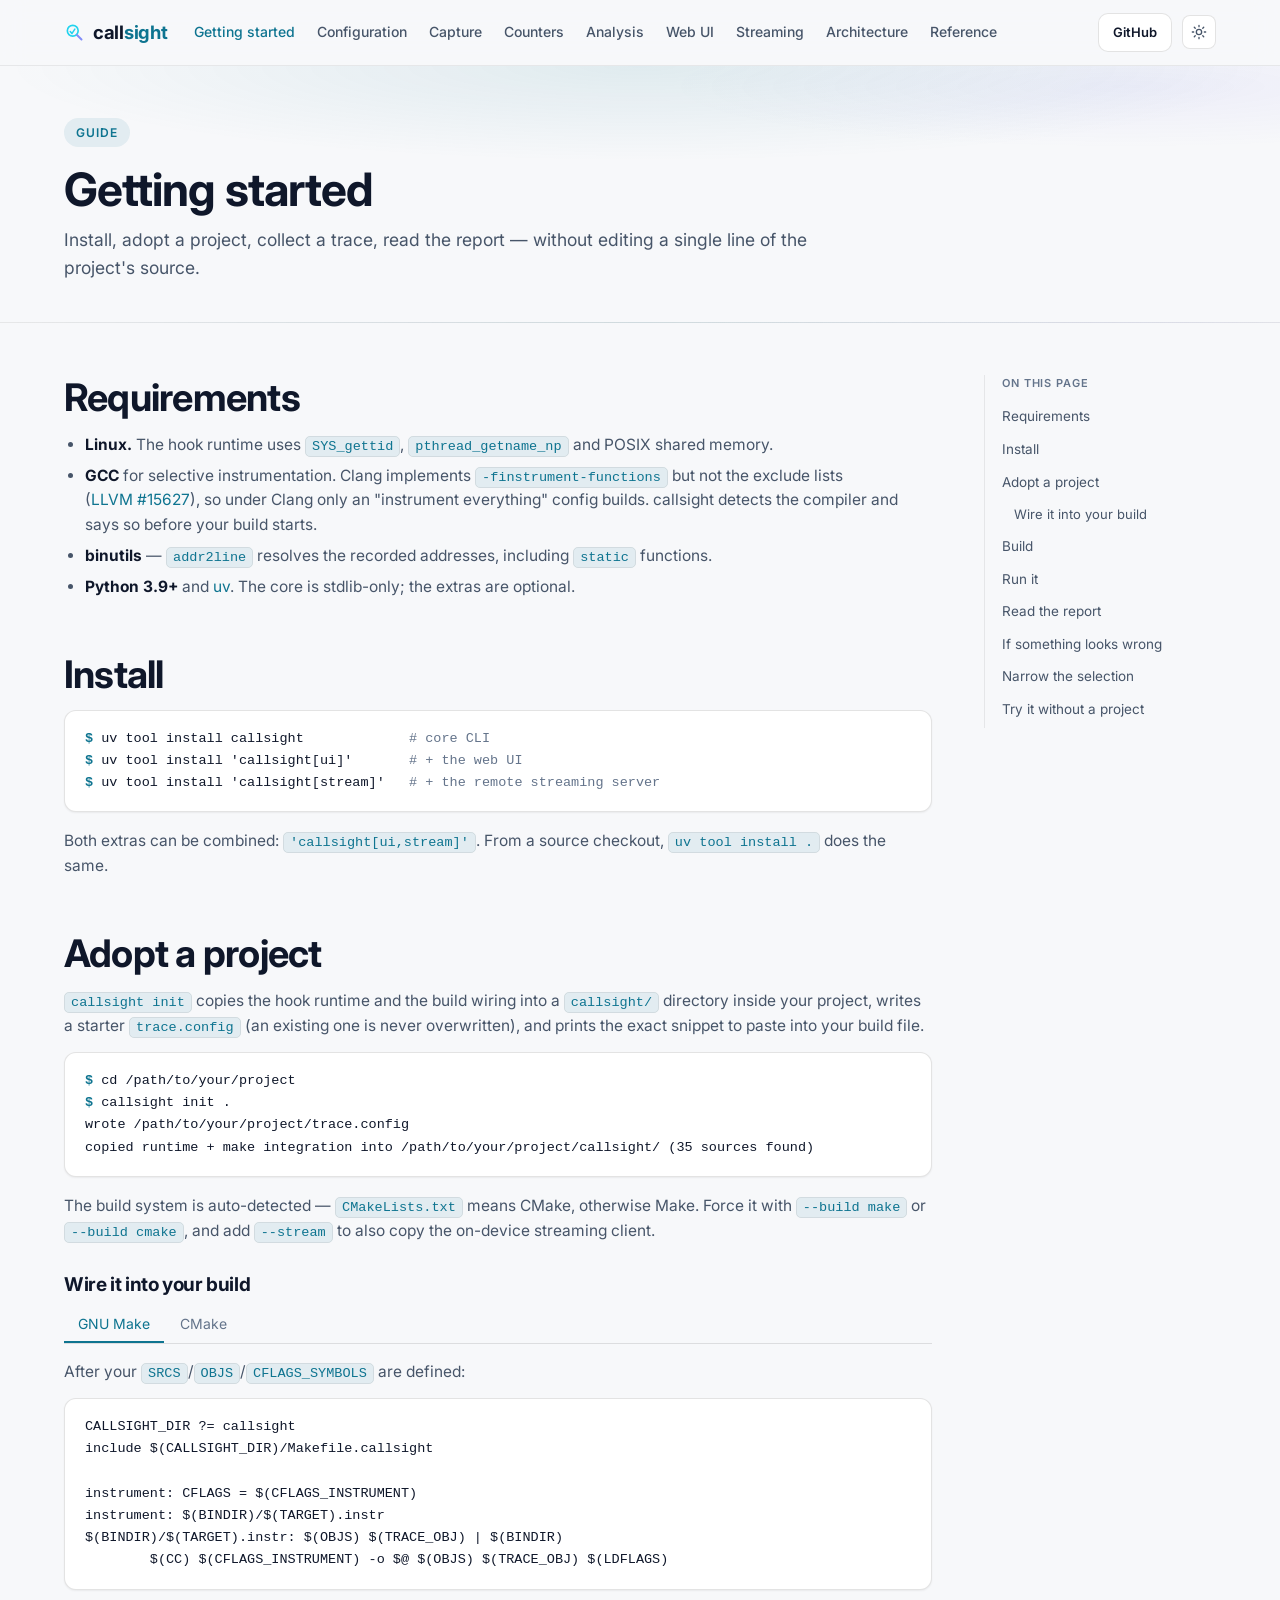
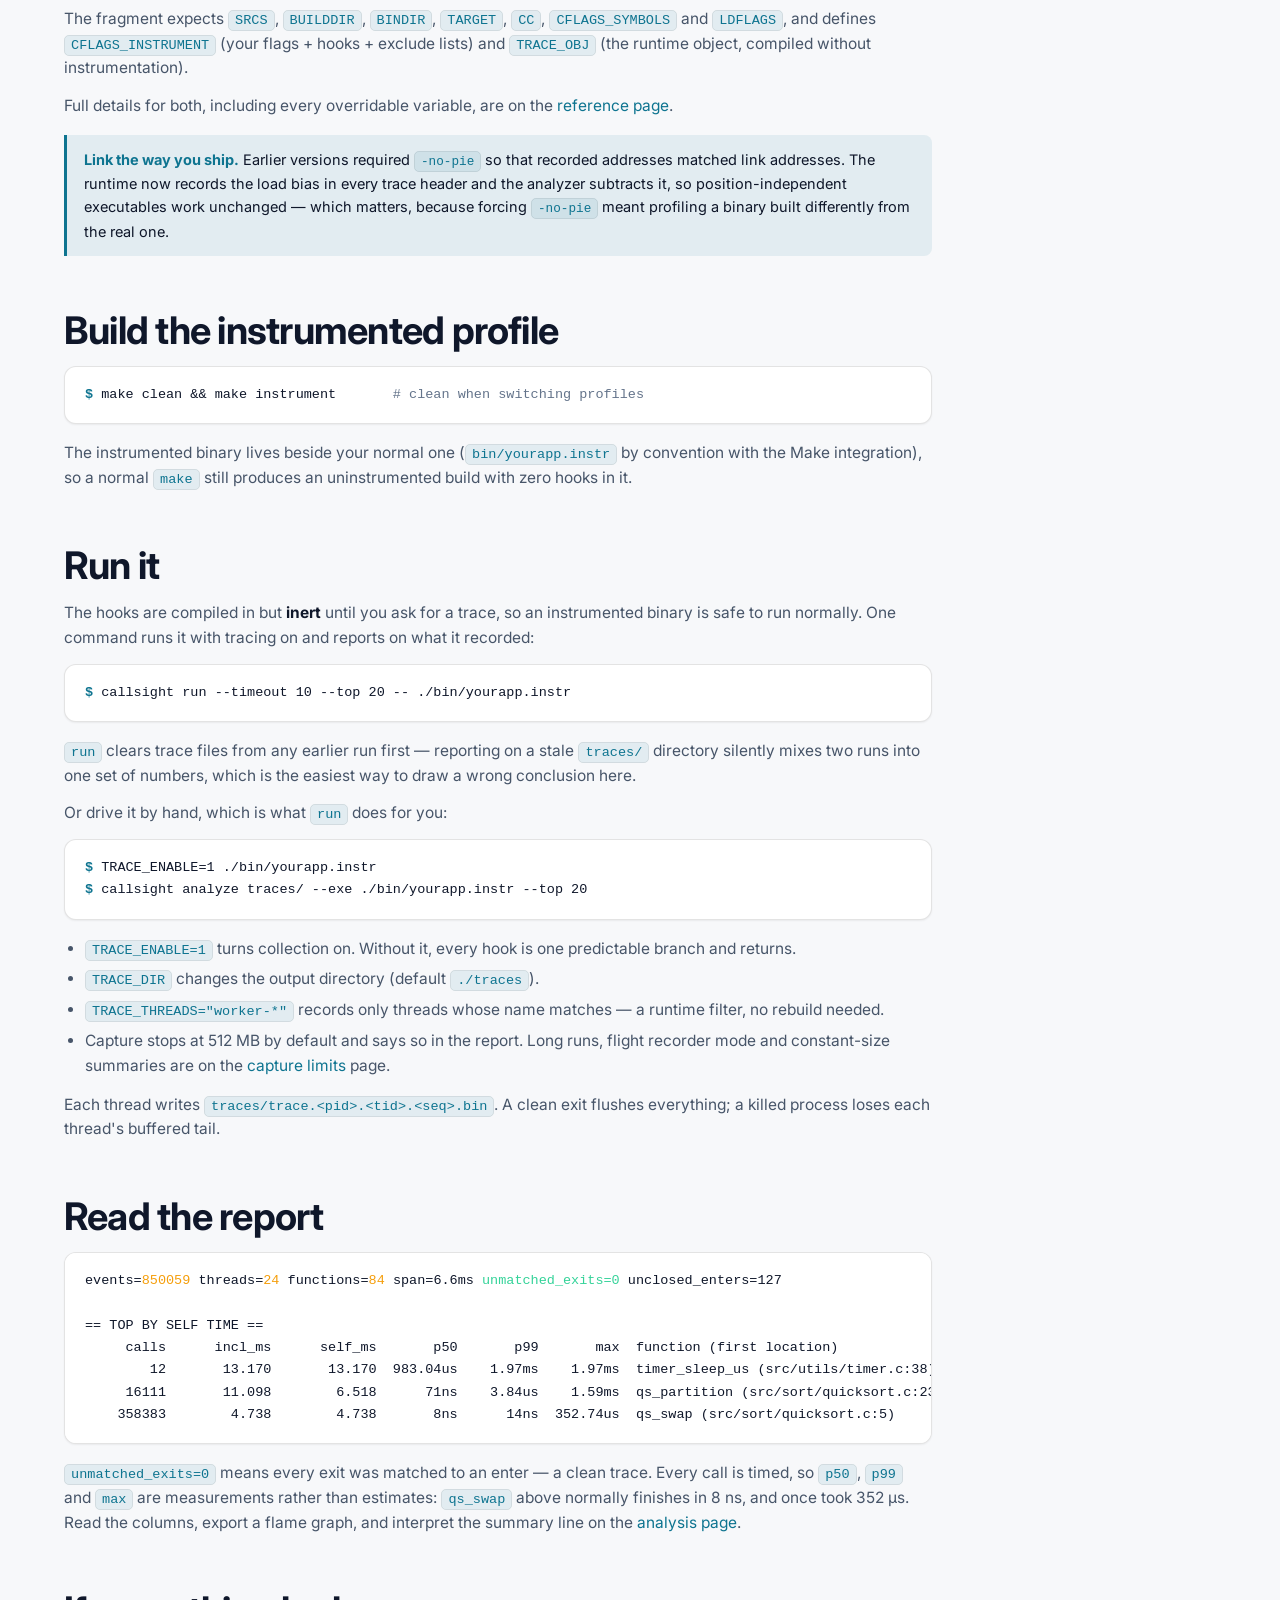
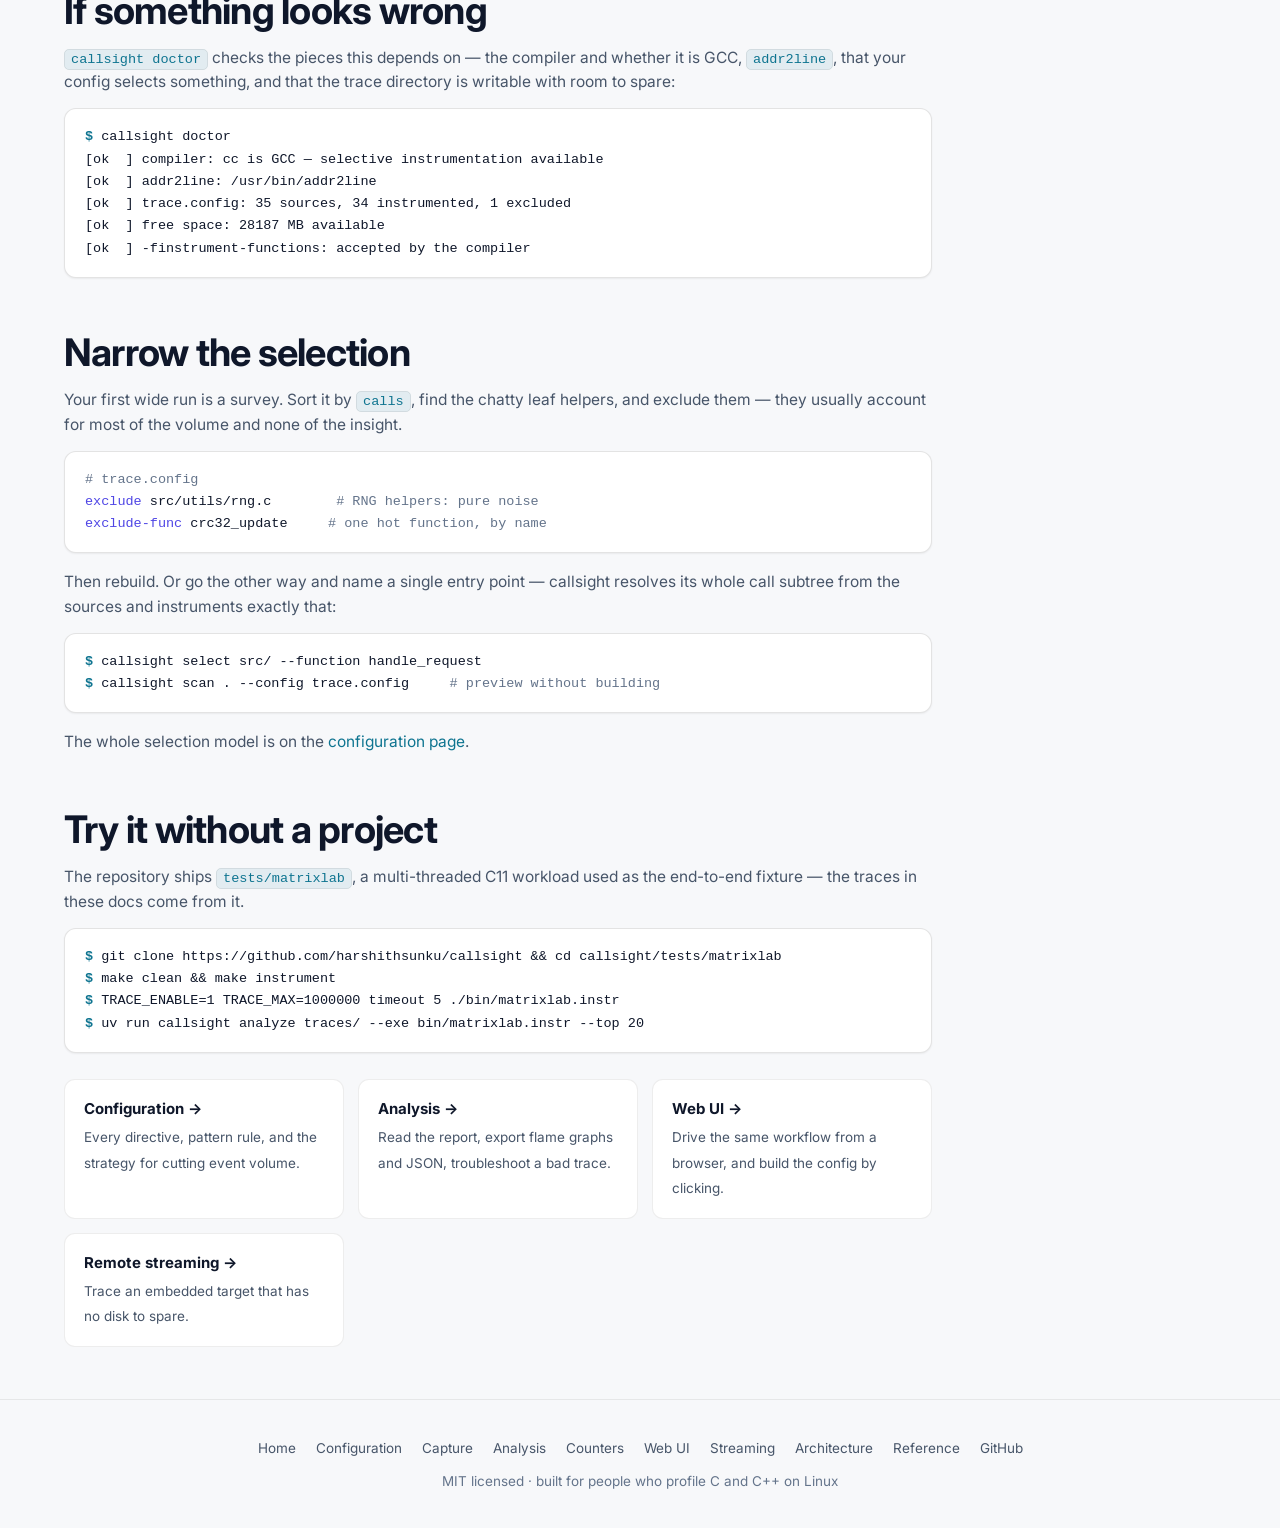
<file: docs/getting-started.html>
<!DOCTYPE html>
<html lang="en" data-theme="dark">
<head>
<meta charset="UTF-8">
<meta name="viewport" content="width=device-width, initial-scale=1.0">
<title>Getting started — callsight</title>
<meta name="description" content="Install callsight, adopt an existing C/C++ project without editing its sources, build the instrumented profile with Make or CMake, collect a trace, and read the hotspot report.">
<meta property="og:title" content="Getting started — callsight">
<meta property="og:description" content="From uv tool install to your first hotspot report, without editing a line of your project's source.">
<meta name="theme-color" content="#0d1016">
<link rel="preconnect" href="https://fonts.googleapis.com">
<link rel="preconnect" href="https://fonts.gstatic.com" crossorigin>
<link href="https://fonts.googleapis.com/css2?family=Inter:wght@400;500;600;700&display=swap" rel="stylesheet">
<link rel="icon" type="image/svg+xml" href="assets/favicon.svg">
<link rel="stylesheet" href="assets/styles.css">
</head>
<body>

<nav class="topnav">
  <div class="topnav-inner">
    <a class="brand" href="./">
      <svg class="mark" viewBox="0 0 24 24" fill="none" aria-hidden="true">
        <circle cx="10.5" cy="10.5" r="6.5" stroke="#22d3ee" stroke-width="2"/>
        <path d="M15.6 15.6 L21 21" stroke="#818cf8" stroke-width="2.4" stroke-linecap="round"/>
        <path d="M7.5 11.5 l2 2.4 3.5-5.4" stroke="#22d3ee" stroke-width="1.8" stroke-linecap="round" stroke-linejoin="round"/>
      </svg><span>call<span class="a">sight</span></span></a>
    <div class="topnav-links">
      <a href="getting-started.html" class="active">Getting started</a>
      <a href="configuration.html">Configuration</a>
      <a href="capture.html">Capture</a>
      <a href="counters.html">Counters</a>
      <a href="analysis.html">Analysis</a>
      <a href="web-ui.html">Web UI</a>
      <a href="streaming.html">Streaming</a>
      <a href="architecture.html">Architecture</a>
      <a href="reference.html">Reference</a>
    </div>
    <div class="topnav-right">
      <a class="btn btn-ghost" href="https://github.com/harshithsunku/callsight" target="_blank" rel="noopener">GitHub</a>
      <button class="theme-btn" id="theme-toggle" aria-label="Toggle theme" title="Toggle light/dark">
        <svg viewBox="0 0 24 24" fill="none" stroke="currentColor" stroke-width="2" stroke-linecap="round" stroke-linejoin="round">
          <circle cx="12" cy="12" r="4"></circle>
          <path d="M12 2v2M12 20v2M4.93 4.93l1.41 1.41M17.66 17.66l1.41 1.41M2 12h2M20 12h2M4.93 19.07l1.41-1.41M17.66 6.34l1.41-1.41"></path>
        </svg>
      </button>
    </div>
  </div>
</nav>

<header class="page-head">
  <div class="container">
    <span class="eyebrow">Guide</span>
    <h1>Getting started</h1>
    <p>Install, adopt a project, collect a trace, read the report — without editing a
    single line of the project's source.</p>
  </div>
</header>

<div class="layout-with-toc">
<main class="prose">

<h2 id="requirements">Requirements</h2>
<ul>
  <li><strong>Linux.</strong> The hook runtime uses <code>SYS_gettid</code>,
    <code>pthread_getname_np</code> and POSIX shared memory.</li>
  <li><strong>GCC</strong> for selective instrumentation. Clang implements
    <code>-finstrument-functions</code> but not the exclude lists
    (<a href="https://github.com/llvm/llvm-project/issues/15627" target="_blank" rel="noopener">LLVM&nbsp;#15627</a>),
    so under Clang only an "instrument everything" config builds. callsight detects the
    compiler and says so before your build starts.</li>
  <li><strong>binutils</strong> — <code>addr2line</code> resolves the recorded addresses,
    including <code>static</code> functions.</li>
  <li><strong>Python 3.9+</strong> and <a href="https://docs.astral.sh/uv/" target="_blank" rel="noopener">uv</a>.
    The core is stdlib-only; the extras are optional.</li>
</ul>

<h2 id="install">Install</h2>
<pre><code><span class="p">$</span> uv tool install callsight             <span class="c"># core CLI</span>
<span class="p">$</span> uv tool install 'callsight[ui]'       <span class="c"># + the web UI</span>
<span class="p">$</span> uv tool install 'callsight[stream]'   <span class="c"># + the remote streaming server</span></code></pre>
<p>Both extras can be combined: <code>'callsight[ui,stream]'</code>. From a source
checkout, <code>uv tool install .</code> does the same.</p>

<h2 id="adopt">Adopt a project</h2>
<p><code>callsight init</code> copies the hook runtime and the build wiring into a
<code>callsight/</code> directory inside your project, writes a starter
<code>trace.config</code> (an existing one is never overwritten), and prints the exact
snippet to paste into your build file.</p>
<pre><code><span class="p">$</span> cd /path/to/your/project
<span class="p">$</span> callsight init .
wrote /path/to/your/project/trace.config
copied runtime + make integration into /path/to/your/project/callsight/ (35 sources found)</code></pre>
<p>The build system is auto-detected — <code>CMakeLists.txt</code> means CMake, otherwise
Make. Force it with <code>--build make</code> or <code>--build cmake</code>, and add
<code>--stream</code> to also copy the on-device streaming client.</p>

<h3 id="wire">Wire it into your build</h3>
<div data-tabs>
  <div class="tabs">
    <button class="tab-btn active" data-tab="make">GNU Make</button>
    <button class="tab-btn" data-tab="cmake">CMake</button>
  </div>
  <div class="tab-panel active" data-tab="make">
    <p>After your <code>SRCS</code>/<code>OBJS</code>/<code>CFLAGS_SYMBOLS</code> are
    defined:</p>
    <pre><code>CALLSIGHT_DIR ?= callsight
include $(CALLSIGHT_DIR)/Makefile.callsight

instrument: CFLAGS = $(CFLAGS_INSTRUMENT)
instrument: $(BINDIR)/$(TARGET).instr
$(BINDIR)/$(TARGET).instr: $(OBJS) $(TRACE_OBJ) | $(BINDIR)
	$(CC) $(CFLAGS_INSTRUMENT) -o $@ $(OBJS) $(TRACE_OBJ) $(LDFLAGS)</code></pre>
    <p>The fragment expects <code>SRCS</code>, <code>BUILDDIR</code>,
    <code>BINDIR</code>, <code>TARGET</code>, <code>CC</code>,
    <code>CFLAGS_SYMBOLS</code> and <code>LDFLAGS</code>, and defines
    <code>CFLAGS_INSTRUMENT</code> (your flags + hooks + exclude lists) and
    <code>TRACE_OBJ</code> (the runtime object, compiled without instrumentation).</p>
  </div>
  <div class="tab-panel" data-tab="cmake">
    <p>After the target is defined:</p>
    <pre><code>list(APPEND CMAKE_MODULE_PATH "${CMAKE_CURRENT_SOURCE_DIR}/callsight")
include(CallSight)
callsight_instrument(&lt;your-target&gt;)</code></pre>
    <p>Normal builds are completely untouched — instrumentation is opt-in per configure:</p>
    <pre><code><span class="p">$</span> cmake -DCALLSIGHT_INSTRUMENT=ON -B build-instr
<span class="p">$</span> cmake --build build-instr</code></pre>
  </div>
</div>
<p>Full details for both, including every overridable variable, are on the
<a href="reference.html#integrations">reference page</a>.</p>

<div class="note">
  <strong>Link the way you ship.</strong> Earlier versions required <code>-no-pie</code> so
  that recorded addresses matched link addresses. The runtime now records the load bias in
  every trace header and the analyzer subtracts it, so position-independent executables
  work unchanged — which matters, because forcing <code>-no-pie</code> meant profiling a
  binary built differently from the real one.
</div>

<h2 id="build">Build the instrumented profile</h2>
<pre><code><span class="p">$</span> make clean &amp;&amp; make instrument       <span class="c"># clean when switching profiles</span></code></pre>
<p>The instrumented binary lives beside your normal one
(<code>bin/yourapp.instr</code> by convention with the Make integration), so a normal
<code>make</code> still produces an uninstrumented build with zero hooks in it.</p>

<h2 id="collect">Run it</h2>
<p>The hooks are compiled in but <strong>inert</strong> until you ask for a trace, so an
instrumented binary is safe to run normally. One command runs it with tracing on and
reports on what it recorded:</p>
<pre><code><span class="p">$</span> callsight run --timeout 10 --top 20 -- ./bin/yourapp.instr</code></pre>
<p><code>run</code> clears trace files from any earlier run first — reporting on a stale
<code>traces/</code> directory silently mixes two runs into one set of numbers, which is
the easiest way to draw a wrong conclusion here.</p>

<p>Or drive it by hand, which is what <code>run</code> does for you:</p>
<pre><code><span class="p">$</span> TRACE_ENABLE=1 ./bin/yourapp.instr
<span class="p">$</span> callsight analyze traces/ --exe ./bin/yourapp.instr --top 20</code></pre>
<ul>
  <li><code>TRACE_ENABLE=1</code> turns collection on. Without it, every hook is one
    predictable branch and returns.</li>
  <li><code>TRACE_DIR</code> changes the output directory (default
    <code>./traces</code>).</li>
  <li><code>TRACE_THREADS="worker-*"</code> records only threads whose name matches — a
    runtime filter, no rebuild needed.</li>
  <li>Capture stops at 512 MB by default and says so in the report. Long runs, flight
    recorder mode and constant-size summaries are on the
    <a href="capture.html">capture limits</a> page.</li>
</ul>
<p>Each thread writes <code>traces/trace.&lt;pid&gt;.&lt;tid&gt;.&lt;seq&gt;.bin</code>. A
clean exit flushes everything; a killed process loses each thread's buffered tail.</p>

<h2 id="analyze">Read the report</h2>
<pre><code>events=<span class="n">850059</span> threads=<span class="n">24</span> functions=<span class="n">84</span> span=6.6ms <span class="s">unmatched_exits=0</span> unclosed_enters=127

== TOP BY SELF TIME ==
     calls      incl_ms      self_ms       p50       p99       max  function (first location)
        12       13.170       13.170  983.04us    1.97ms    1.97ms  timer_sleep_us (src/utils/timer.c:38)
     16111       11.098        6.518      71ns    3.84us    1.59ms  qs_partition (src/sort/quicksort.c:23)
    358383        4.738        4.738       8ns      14ns  352.74us  qs_swap (src/sort/quicksort.c:5)</code></pre>
<p><code>unmatched_exits=0</code> means every exit was matched to an enter — a clean
trace. Every call is timed, so <code>p50</code>, <code>p99</code> and <code>max</code> are
measurements rather than estimates: <code>qs_swap</code> above normally finishes in 8&nbsp;ns,
and once took 352&nbsp;µs. Read the columns, export a flame graph, and interpret the
summary line on the <a href="analysis.html">analysis page</a>.</p>

<h2 id="doctor">If something looks wrong</h2>
<p><code>callsight doctor</code> checks the pieces this depends on — the compiler and
whether it is GCC, <code>addr2line</code>, that your config selects something, and that
the trace directory is writable with room to spare:</p>
<pre><code><span class="p">$</span> callsight doctor
[ok  ] compiler: cc is GCC — selective instrumentation available
[ok  ] addr2line: /usr/bin/addr2line
[ok  ] trace.config: 35 sources, 34 instrumented, 1 excluded
[ok  ] free space: 28187 MB available
[ok  ] -finstrument-functions: accepted by the compiler</code></pre>

<h2 id="narrow">Narrow the selection</h2>
<p>Your first wide run is a survey. Sort it by <code>calls</code>, find the chatty leaf
helpers, and exclude them — they usually account for most of the volume and none of the
insight.</p>
<pre><code><span class="c"># trace.config</span>
<span class="k">exclude</span> src/utils/rng.c        <span class="c"># RNG helpers: pure noise</span>
<span class="k">exclude-func</span> crc32_update     <span class="c"># one hot function, by name</span></code></pre>
<p>Then rebuild. Or go the other way and name a single entry point — callsight resolves
its whole call subtree from the sources and instruments exactly that:</p>
<pre><code><span class="p">$</span> callsight select src/ --function handle_request
<span class="p">$</span> callsight scan . --config trace.config     <span class="c"># preview without building</span></code></pre>
<p>The whole selection model is on the
<a href="configuration.html">configuration page</a>.</p>

<h2 id="try">Try it without a project</h2>
<p>The repository ships <code>tests/matrixlab</code>, a multi-threaded C11 workload used
as the end-to-end fixture — the traces in these docs come from it.</p>
<pre><code><span class="p">$</span> git clone https://github.com/harshithsunku/callsight &amp;&amp; cd callsight/tests/matrixlab
<span class="p">$</span> make clean &amp;&amp; make instrument
<span class="p">$</span> TRACE_ENABLE=1 TRACE_MAX=1000000 timeout 5 ./bin/matrixlab.instr
<span class="p">$</span> uv run callsight analyze traces/ --exe bin/matrixlab.instr --top 20</code></pre>

<div class="next-links">
  <a class="next-link" href="configuration.html"><strong>Configuration &rarr;</strong><span>Every directive, pattern rule, and the strategy for cutting event volume.</span></a>
  <a class="next-link" href="analysis.html"><strong>Analysis &rarr;</strong><span>Read the report, export flame graphs and JSON, troubleshoot a bad trace.</span></a>
  <a class="next-link" href="web-ui.html"><strong>Web UI &rarr;</strong><span>Drive the same workflow from a browser, and build the config by clicking.</span></a>
  <a class="next-link" href="streaming.html"><strong>Remote streaming &rarr;</strong><span>Trace an embedded target that has no disk to spare.</span></a>
</div>

</main>

<aside class="toc">
  <div class="toc-label">On this page</div>
  <ul>
    <li><a href="#requirements">Requirements</a></li>
    <li><a href="#install">Install</a></li>
    <li><a href="#adopt">Adopt a project</a></li>
    <li class="sub"><a href="#wire">Wire it into your build</a></li>
    <li><a href="#build">Build</a></li>
    <li><a href="#collect">Run it</a></li>
    <li><a href="#analyze">Read the report</a></li>
    <li><a href="#doctor">If something looks wrong</a></li>
    <li><a href="#narrow">Narrow the selection</a></li>
    <li><a href="#try">Try it without a project</a></li>
  </ul>
</aside>
</div>

<footer>
  <div class="foot-row">
    <a href="./">Home</a>
    <a href="configuration.html">Configuration</a>
    <a href="capture.html">Capture</a>
    <a href="analysis.html">Analysis</a>
    <a href="counters.html">Counters</a>
    <a href="web-ui.html">Web UI</a>
    <a href="streaming.html">Streaming</a>
    <a href="architecture.html">Architecture</a>
    <a href="reference.html">Reference</a>
    <a href="https://github.com/harshithsunku/callsight" target="_blank" rel="noopener">GitHub</a>
  </div>
  <div>MIT licensed · built for people who profile C and C++ on Linux</div>
</footer>

<script src="assets/docs.js"></script>
</body>
</html>
</file>
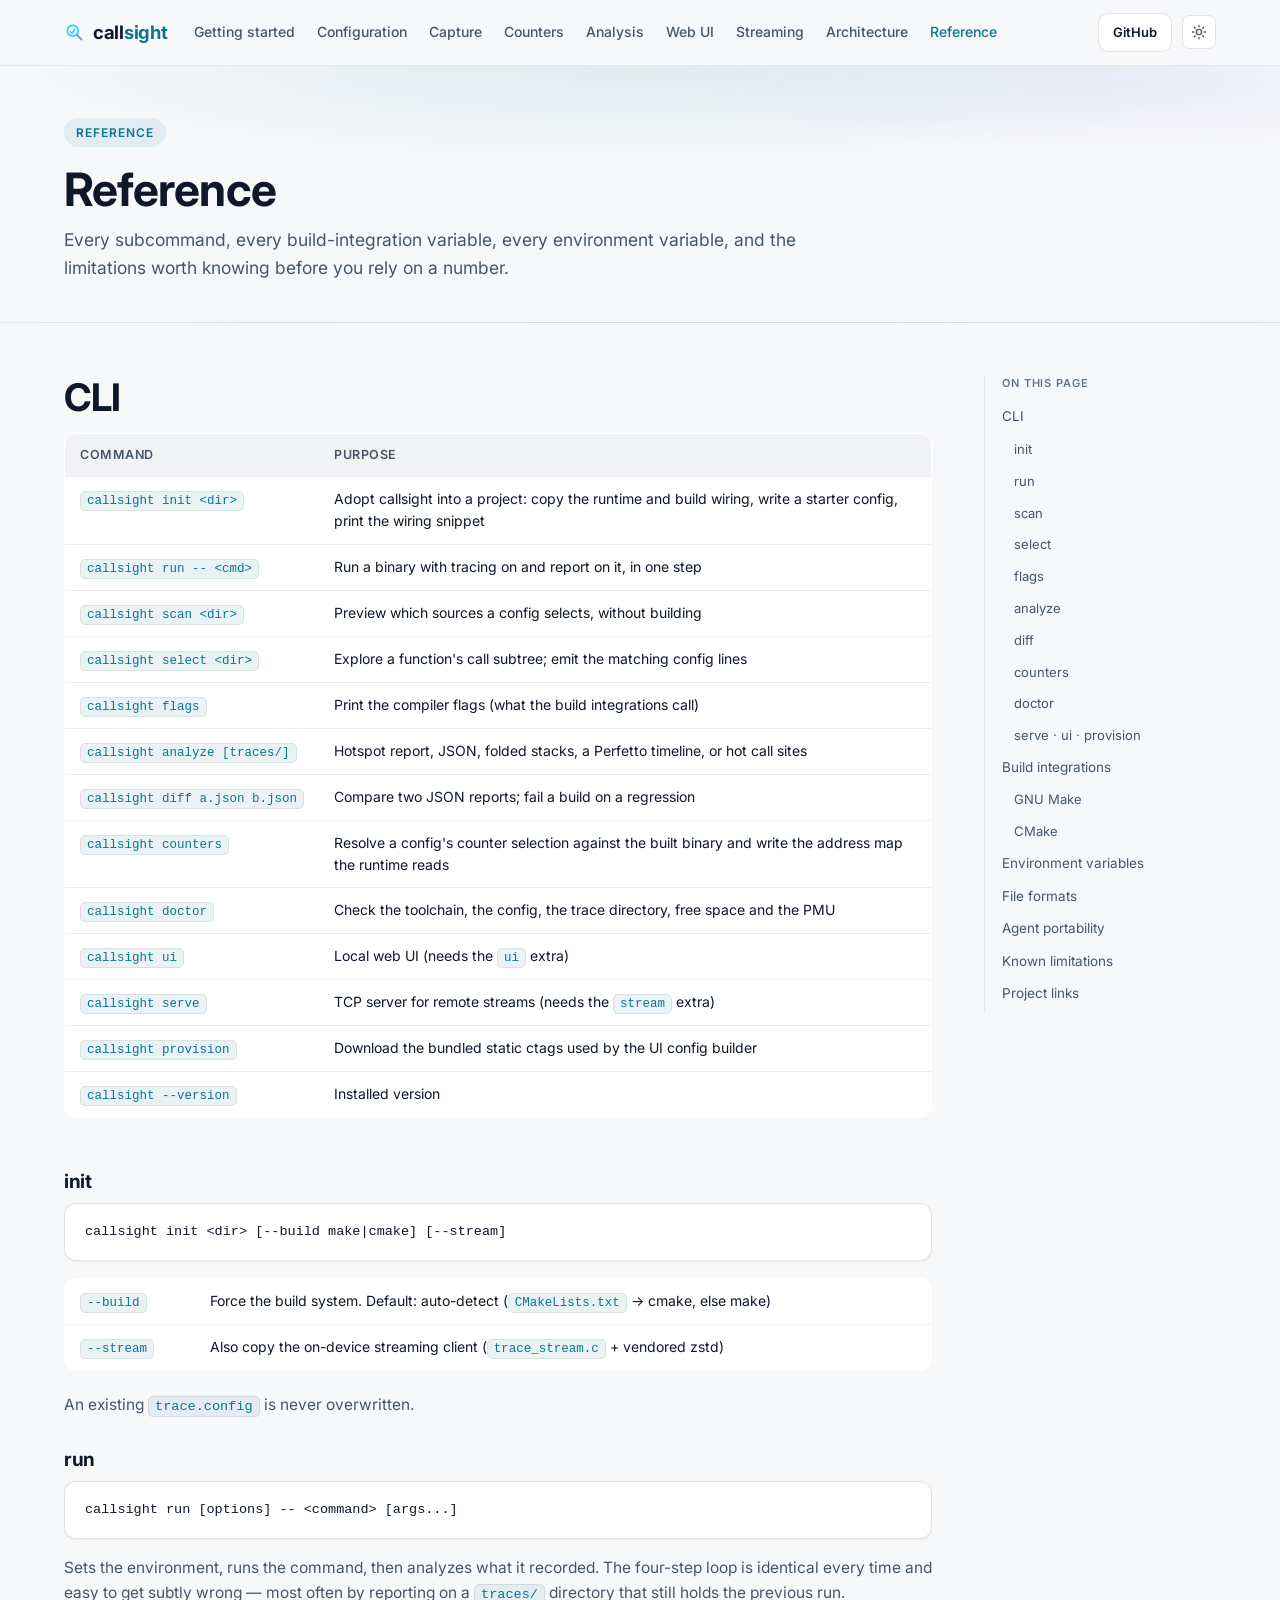
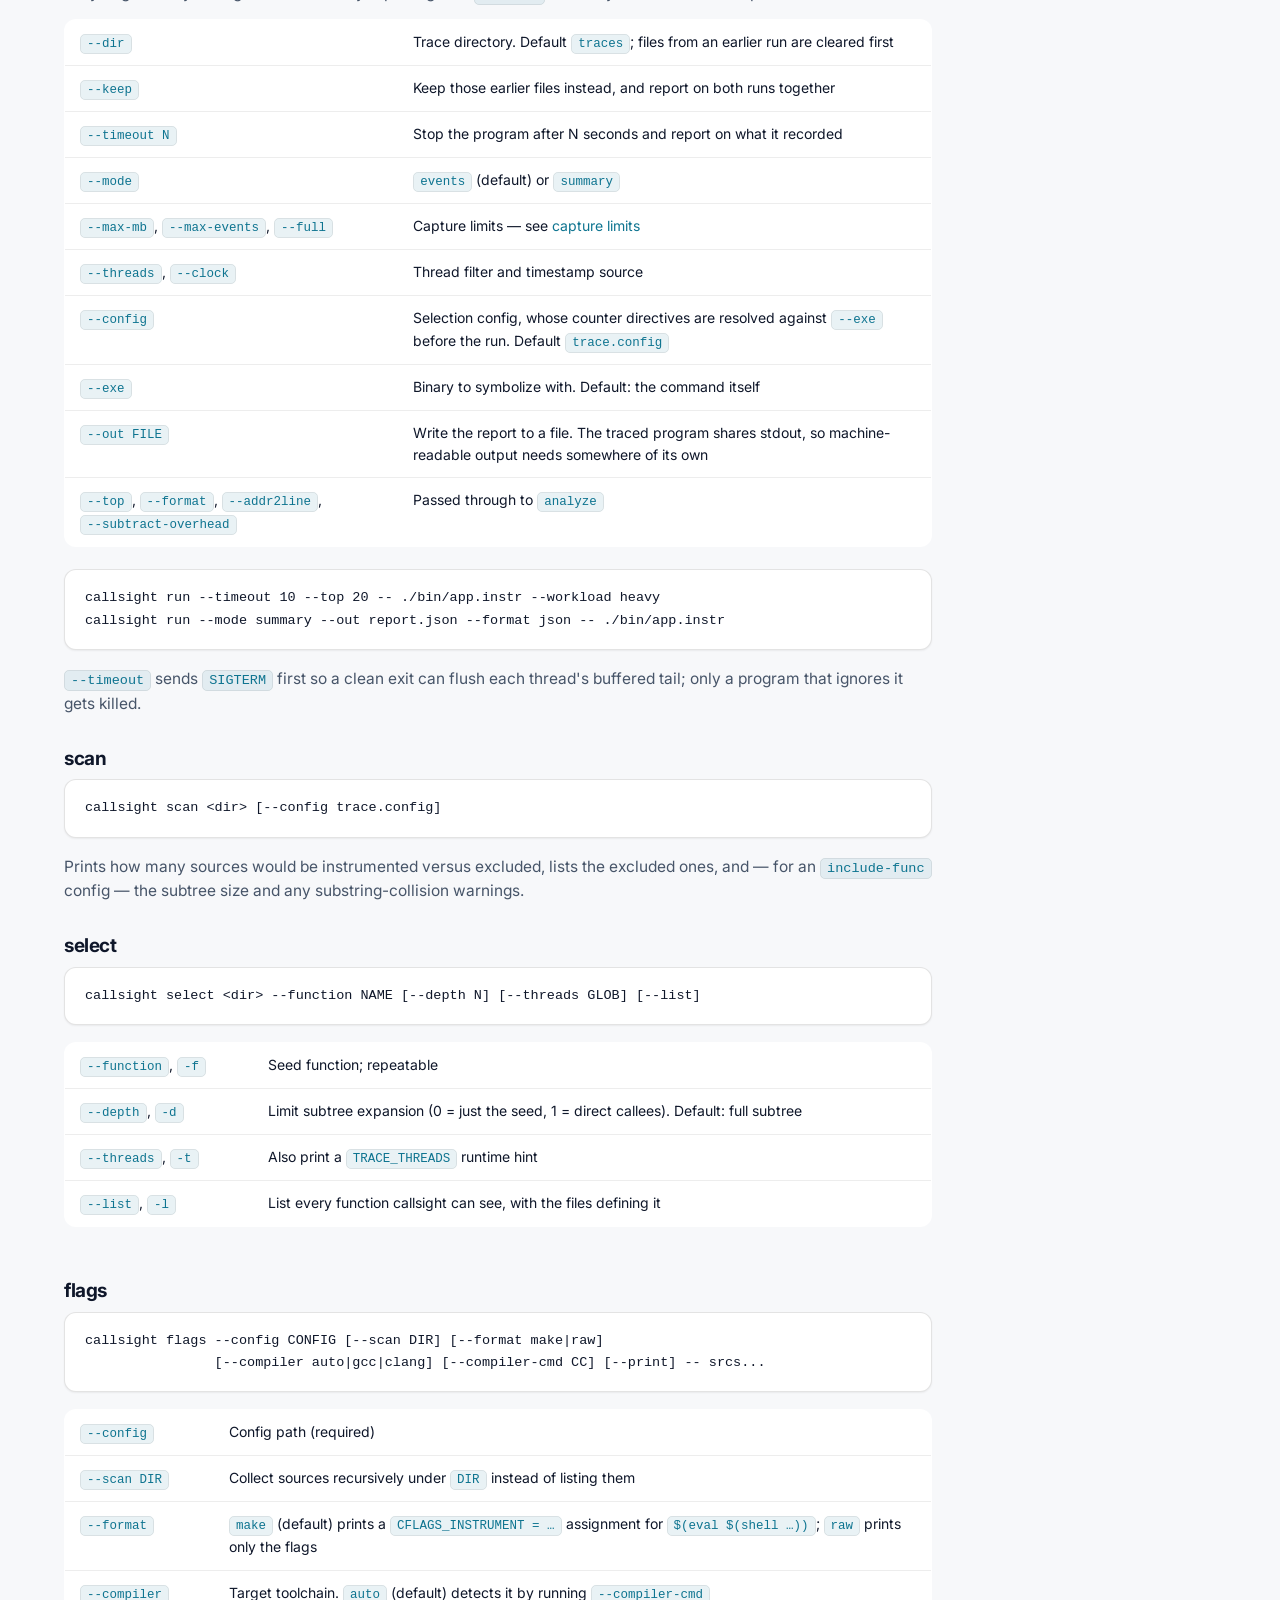
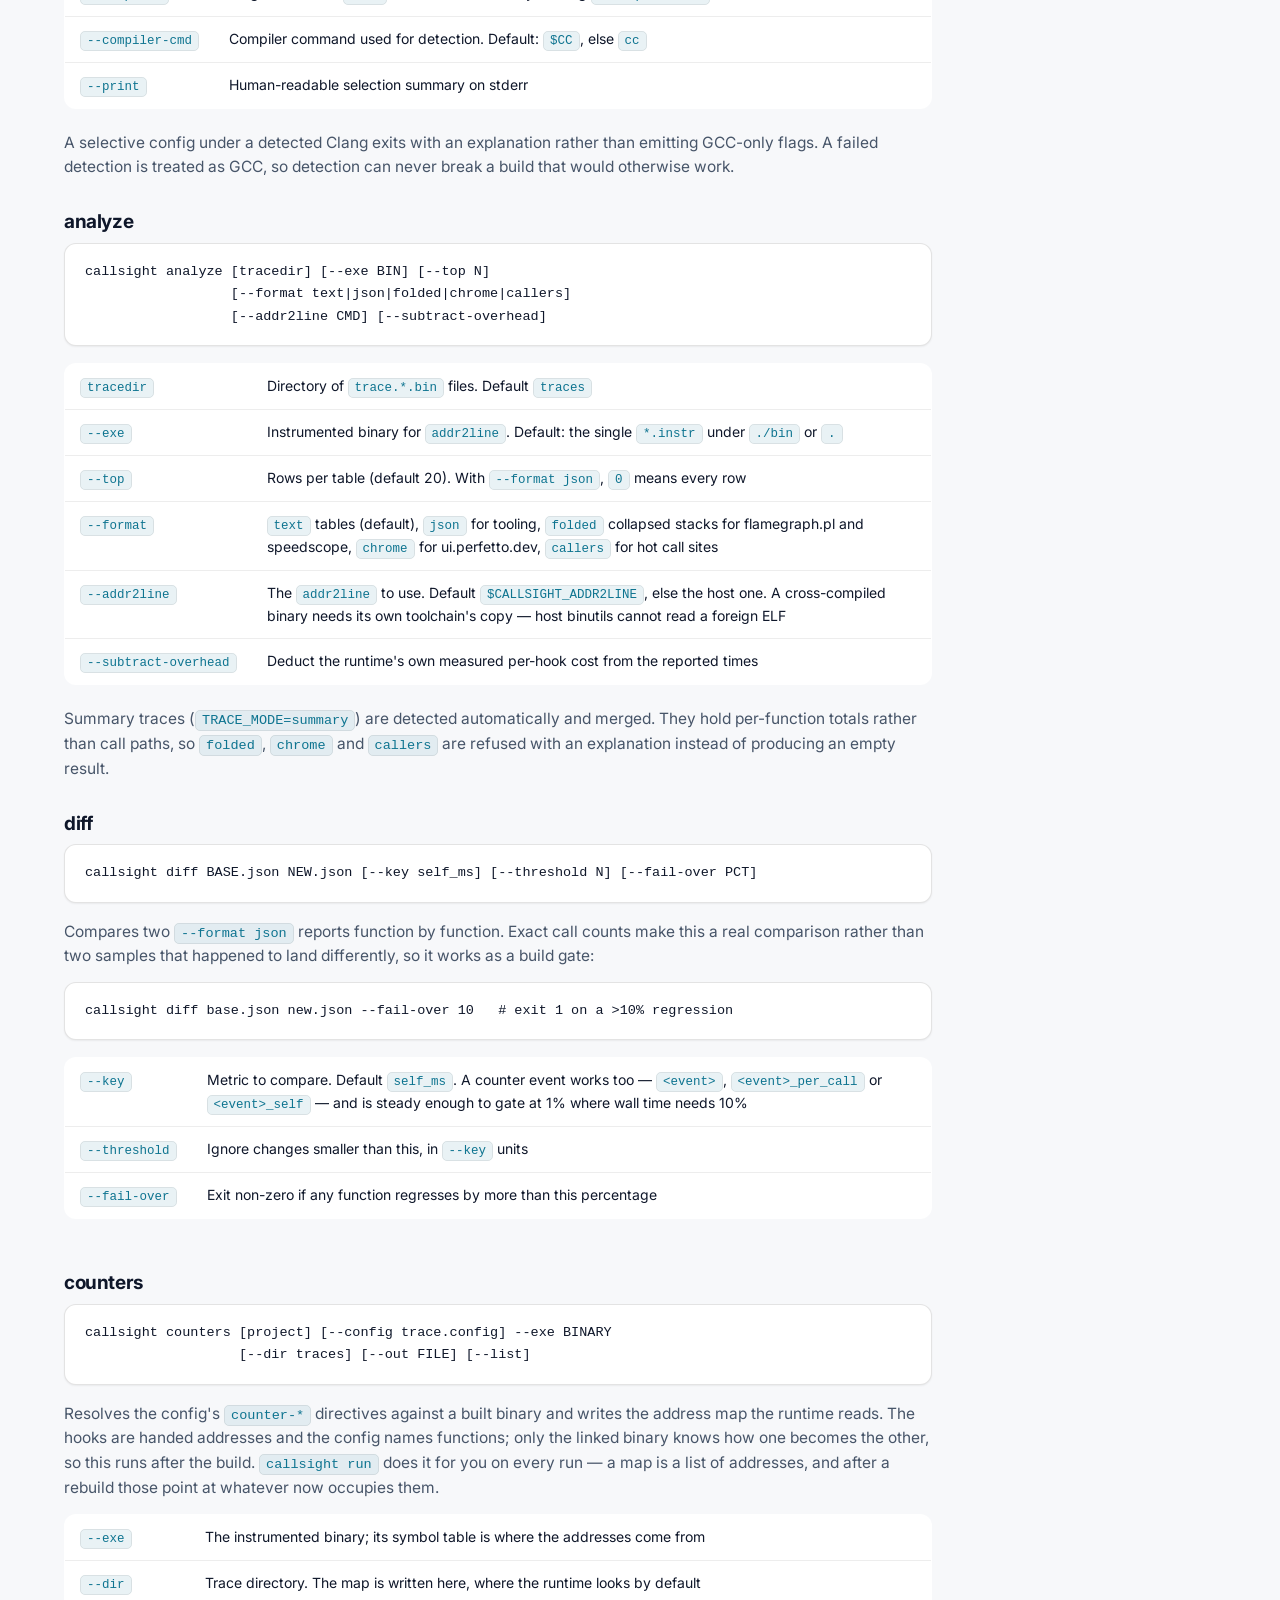
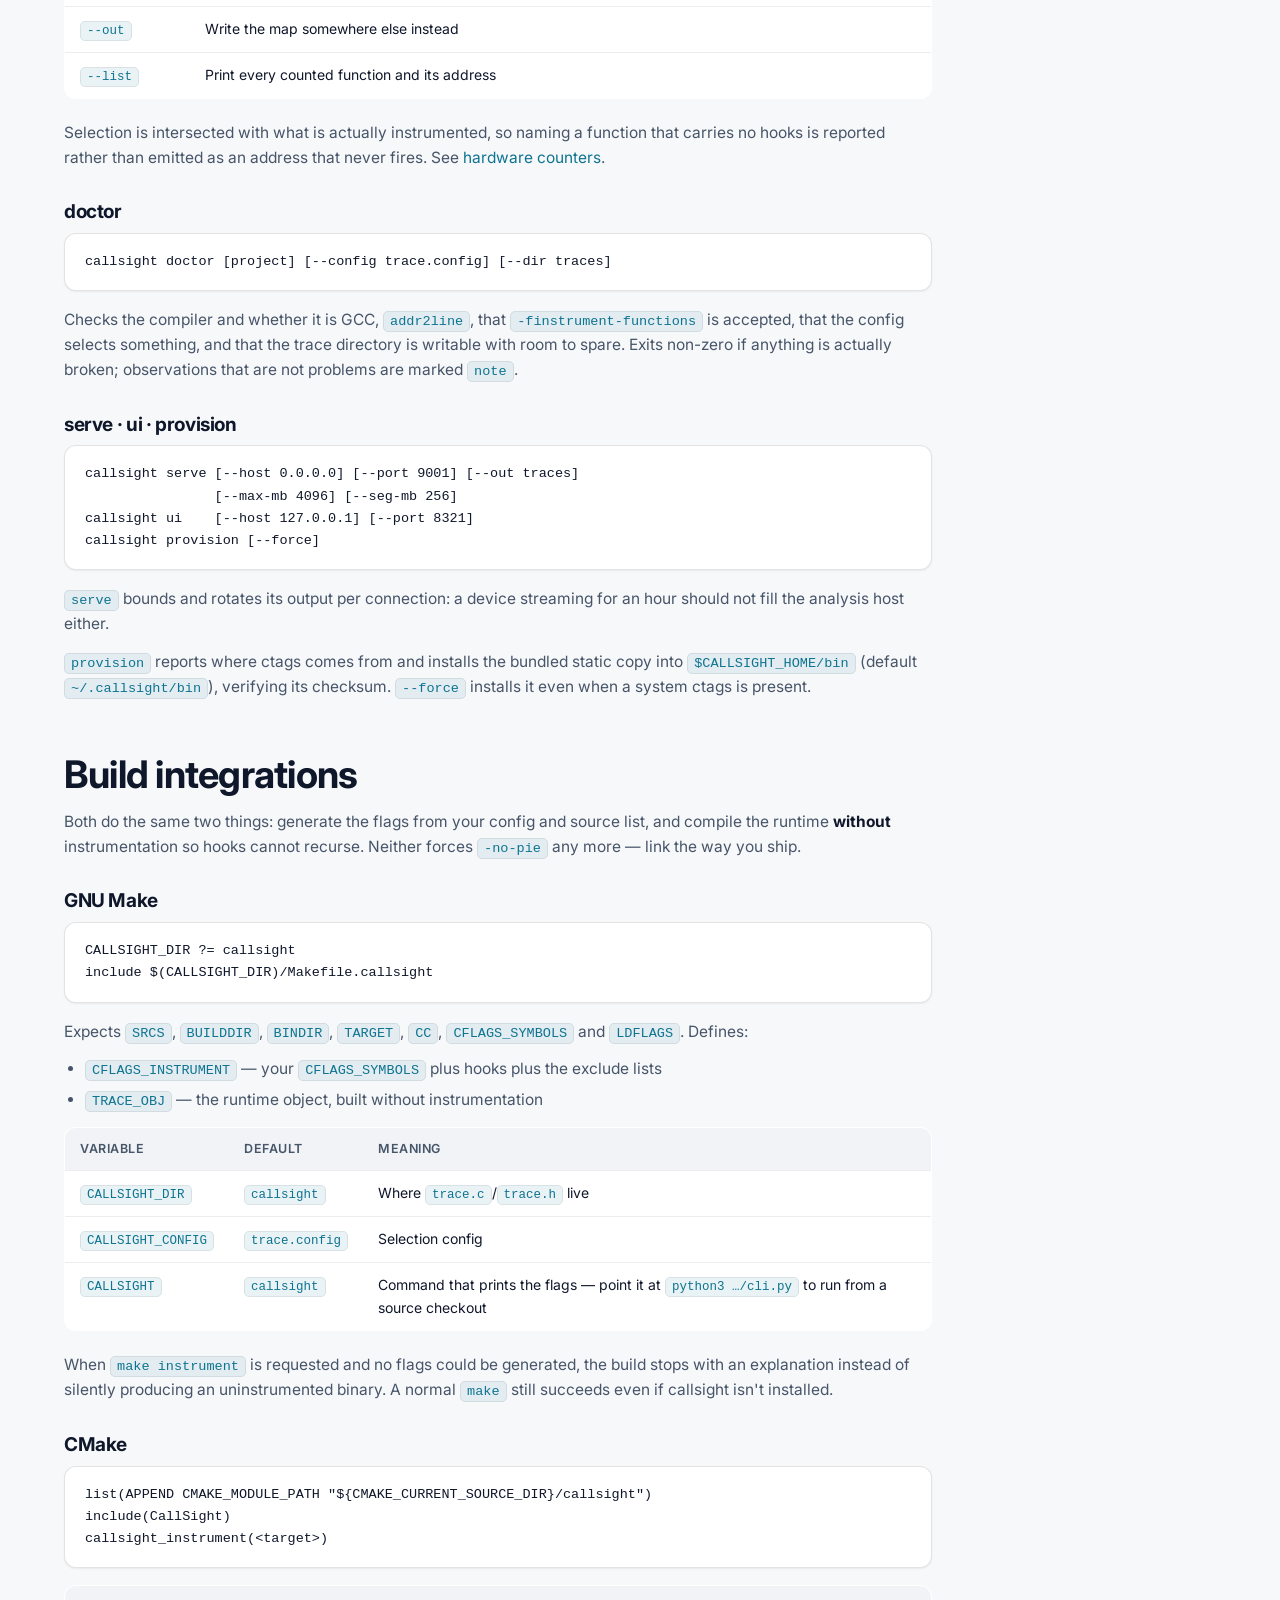
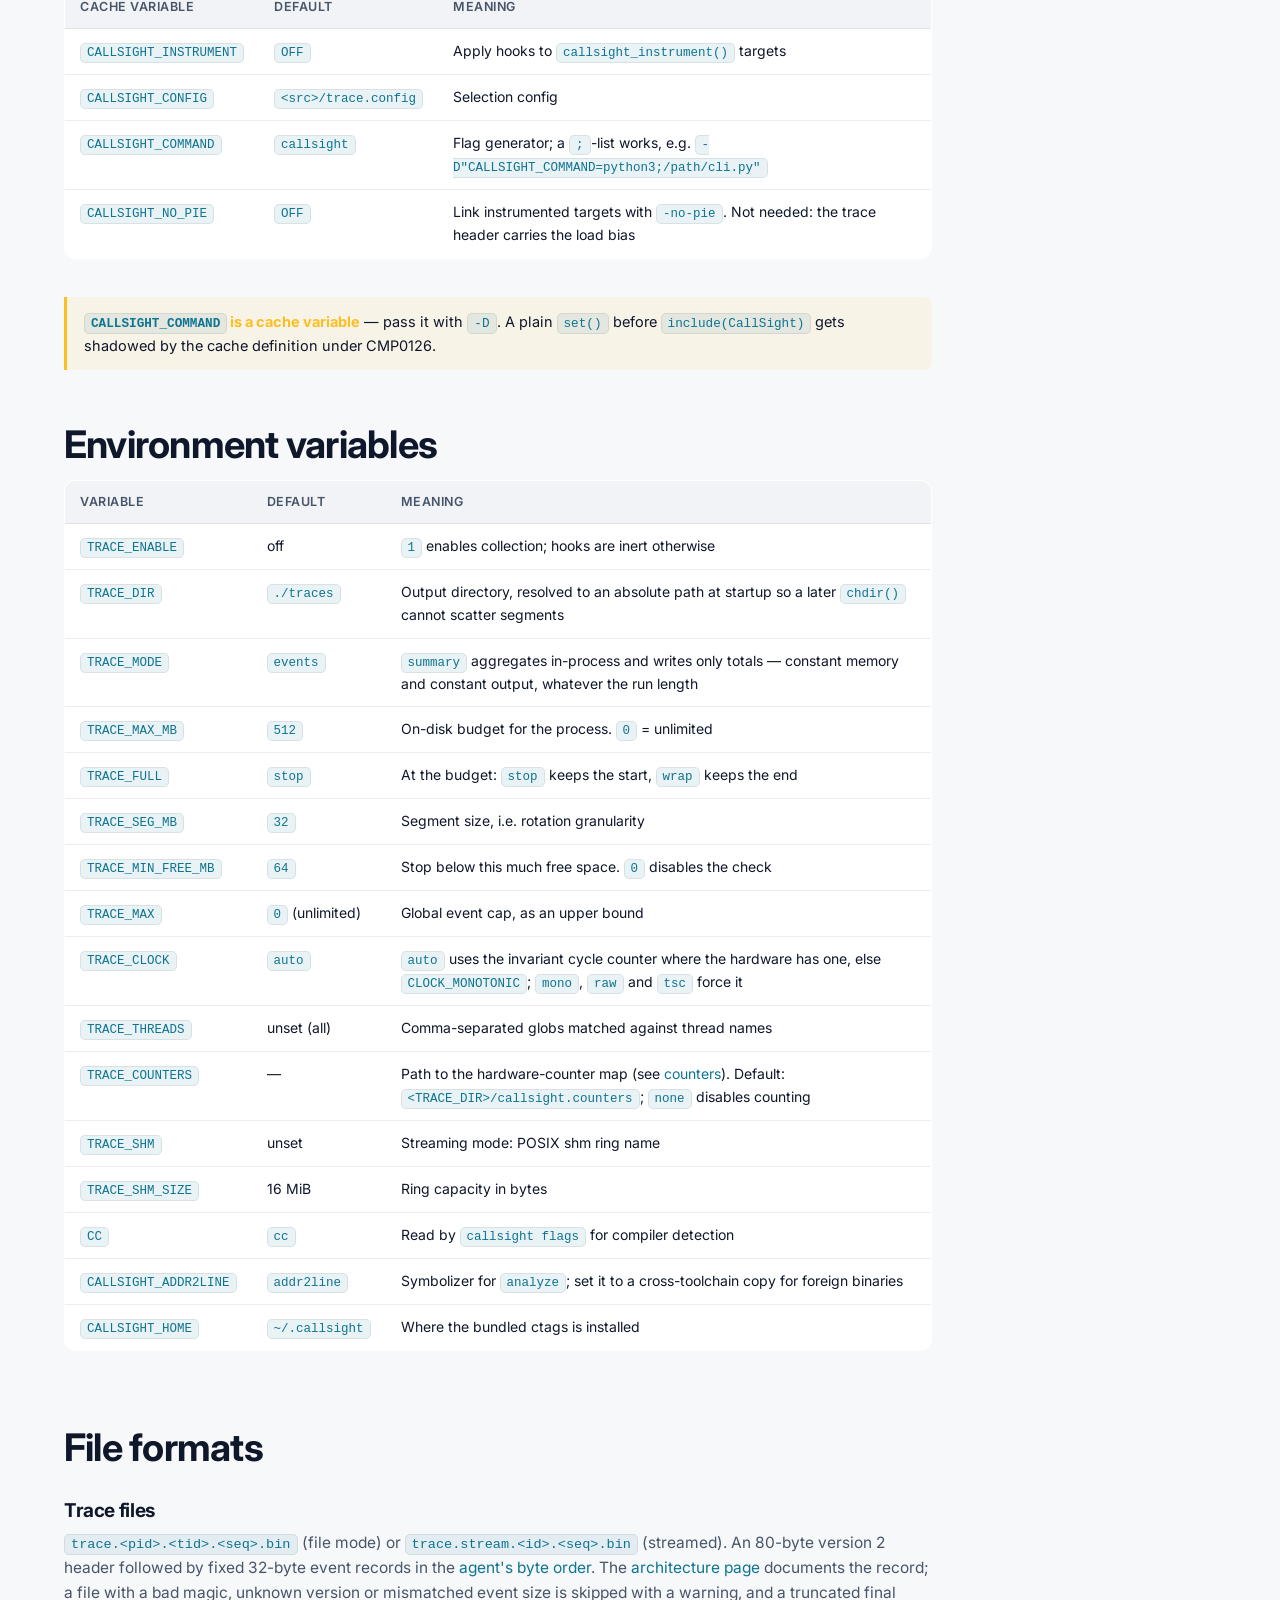
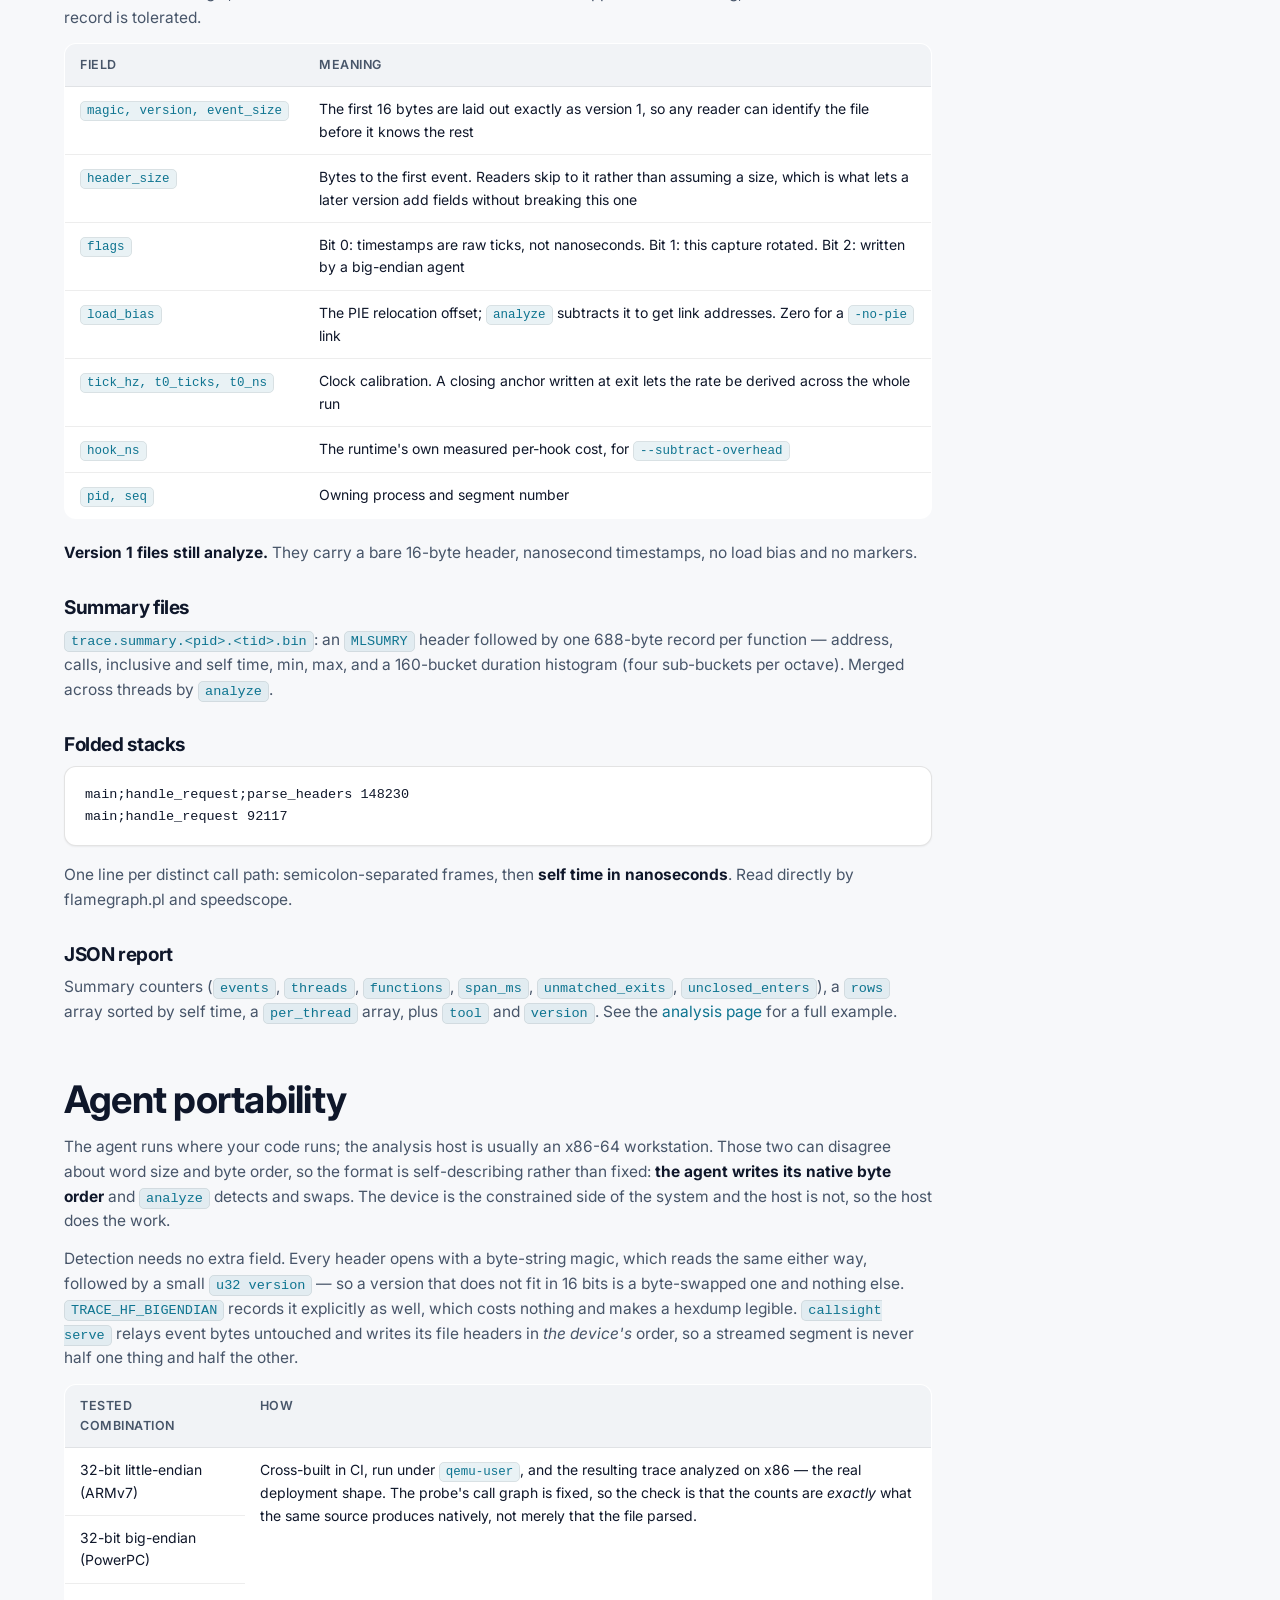
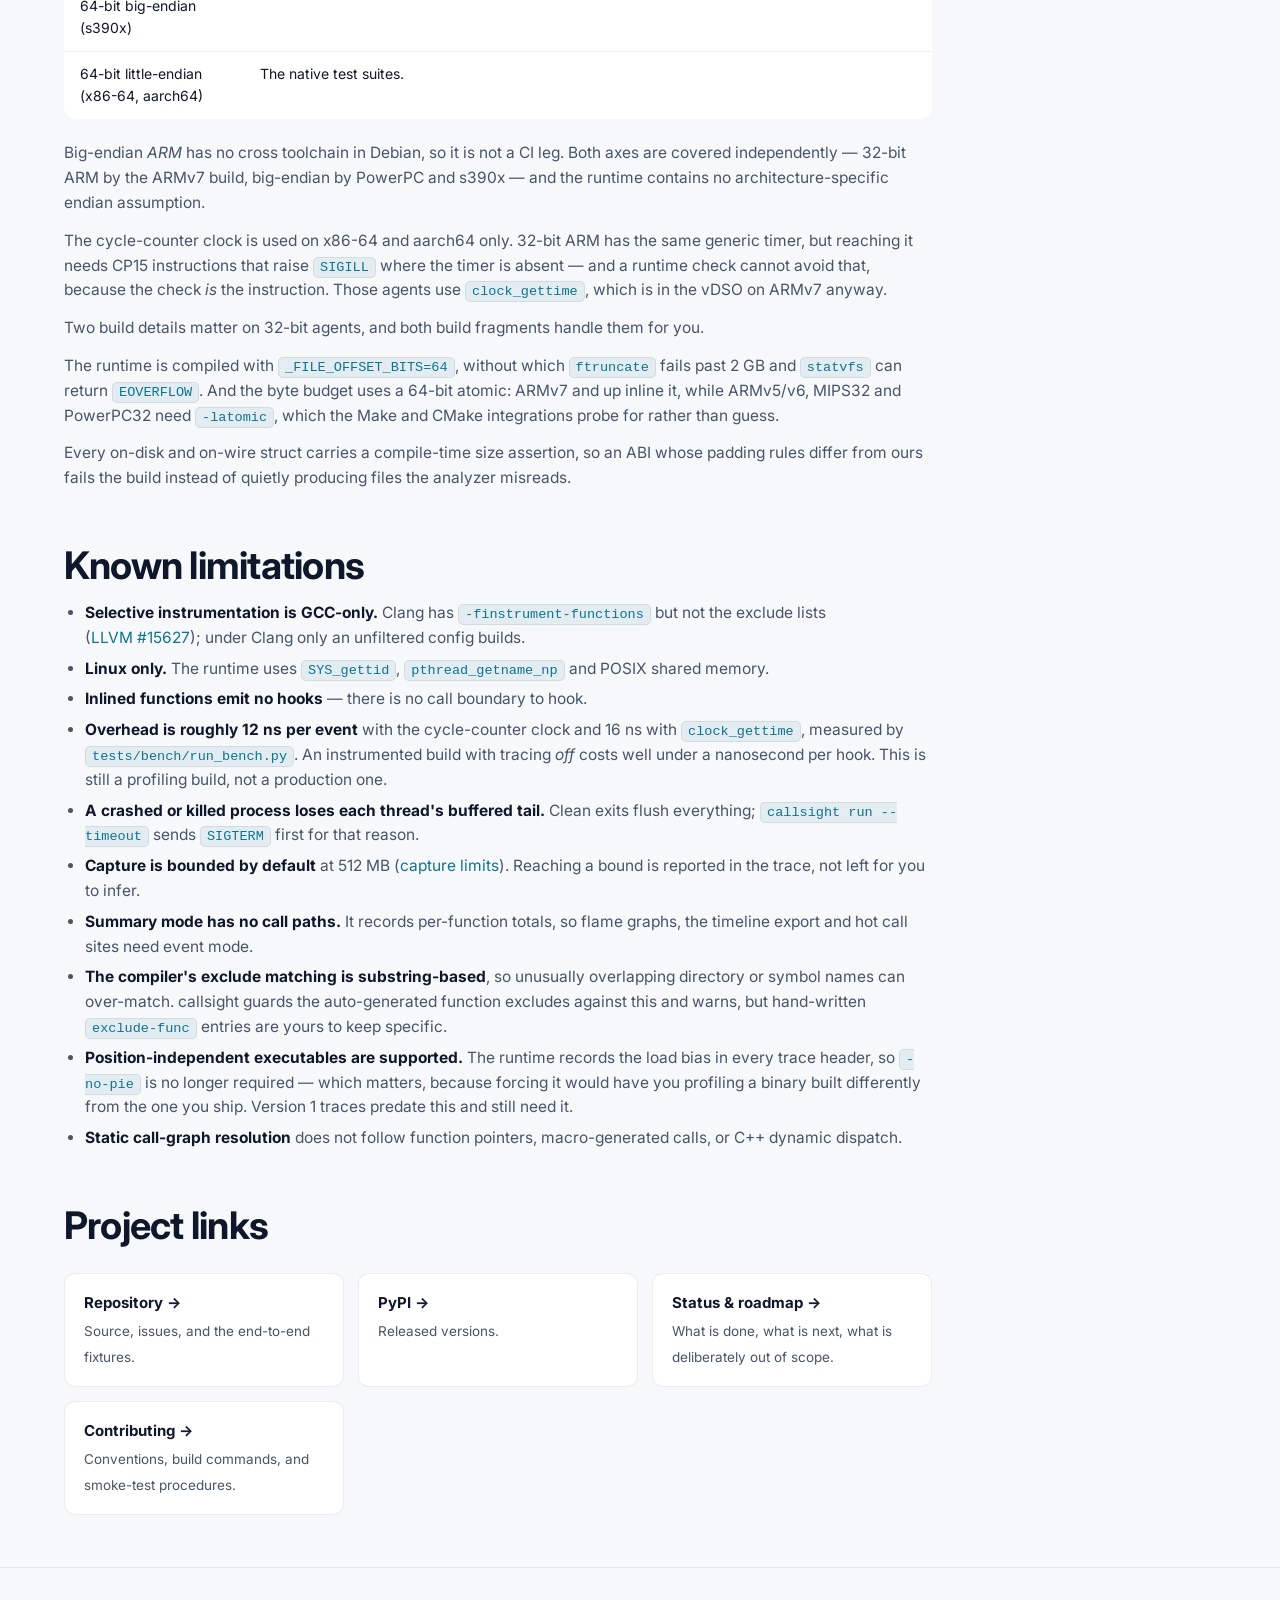
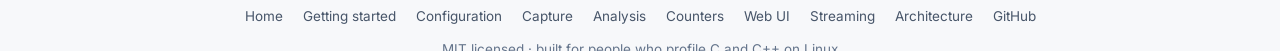
<file: docs/reference.html>
<!DOCTYPE html>
<html lang="en" data-theme="dark">
<head>
<meta charset="UTF-8">
<meta name="viewport" content="width=device-width, initial-scale=1.0">
<title>Reference — callsight</title>
<meta name="description" content="callsight reference: every CLI subcommand and flag, Make and CMake integration variables, runtime environment variables, trace file formats, and known limitations.">
<meta property="og:title" content="Reference — callsight">
<meta property="og:description" content="Every subcommand, every build-integration variable, every environment variable, and the known limitations.">
<meta name="theme-color" content="#0d1016">
<link rel="preconnect" href="https://fonts.googleapis.com">
<link rel="preconnect" href="https://fonts.gstatic.com" crossorigin>
<link href="https://fonts.googleapis.com/css2?family=Inter:wght@400;500;600;700&display=swap" rel="stylesheet">
<link rel="icon" type="image/svg+xml" href="assets/favicon.svg">
<link rel="stylesheet" href="assets/styles.css">
</head>
<body>

<nav class="topnav">
  <div class="topnav-inner">
    <a class="brand" href="./">
      <svg class="mark" viewBox="0 0 24 24" fill="none" aria-hidden="true">
        <circle cx="10.5" cy="10.5" r="6.5" stroke="#22d3ee" stroke-width="2"/>
        <path d="M15.6 15.6 L21 21" stroke="#818cf8" stroke-width="2.4" stroke-linecap="round"/>
        <path d="M7.5 11.5 l2 2.4 3.5-5.4" stroke="#22d3ee" stroke-width="1.8" stroke-linecap="round" stroke-linejoin="round"/>
      </svg><span>call<span class="a">sight</span></span></a>
    <div class="topnav-links">
      <a href="getting-started.html">Getting started</a>
      <a href="configuration.html">Configuration</a>
      <a href="capture.html">Capture</a>
      <a href="counters.html">Counters</a>
      <a href="analysis.html">Analysis</a>
      <a href="web-ui.html">Web UI</a>
      <a href="streaming.html">Streaming</a>
      <a href="architecture.html">Architecture</a>
      <a href="reference.html" class="active">Reference</a>
    </div>
    <div class="topnav-right">
      <a class="btn btn-ghost" href="https://github.com/harshithsunku/callsight" target="_blank" rel="noopener">GitHub</a>
      <button class="theme-btn" id="theme-toggle" aria-label="Toggle theme" title="Toggle light/dark">
        <svg viewBox="0 0 24 24" fill="none" stroke="currentColor" stroke-width="2" stroke-linecap="round" stroke-linejoin="round">
          <circle cx="12" cy="12" r="4"></circle>
          <path d="M12 2v2M12 20v2M4.93 4.93l1.41 1.41M17.66 17.66l1.41 1.41M2 12h2M20 12h2M4.93 19.07l1.41-1.41M17.66 6.34l1.41-1.41"></path>
        </svg>
      </button>
    </div>
  </div>
</nav>

<header class="page-head">
  <div class="container">
    <span class="eyebrow">Reference</span>
    <h1>Reference</h1>
    <p>Every subcommand, every build-integration variable, every environment variable, and
    the limitations worth knowing before you rely on a number.</p>
  </div>
</header>

<div class="layout-with-toc">
<main class="prose">

<h2 id="cli">CLI</h2>
<div class="table-scroll">
<table class="ref">
  <thead><tr><th>Command</th><th>Purpose</th></tr></thead>
  <tbody>
    <tr><td class="nowrap"><code>callsight init &lt;dir&gt;</code></td><td>Adopt callsight into a project: copy the runtime and build wiring, write a starter config, print the wiring snippet</td></tr>
    <tr><td class="nowrap"><code>callsight run -- &lt;cmd&gt;</code></td><td>Run a binary with tracing on and report on it, in one step</td></tr>
    <tr><td class="nowrap"><code>callsight scan &lt;dir&gt;</code></td><td>Preview which sources a config selects, without building</td></tr>
    <tr><td class="nowrap"><code>callsight select &lt;dir&gt;</code></td><td>Explore a function's call subtree; emit the matching config lines</td></tr>
    <tr><td class="nowrap"><code>callsight flags</code></td><td>Print the compiler flags (what the build integrations call)</td></tr>
    <tr><td class="nowrap"><code>callsight analyze [traces/]</code></td><td>Hotspot report, JSON, folded stacks, a Perfetto timeline, or hot call sites</td></tr>
    <tr><td class="nowrap"><code>callsight diff a.json b.json</code></td><td>Compare two JSON reports; fail a build on a regression</td></tr>
    <tr><td class="nowrap"><code>callsight counters</code></td><td>Resolve a config's counter selection against the built binary and write the address map the runtime reads</td></tr>
    <tr><td class="nowrap"><code>callsight doctor</code></td><td>Check the toolchain, the config, the trace directory, free space and the PMU</td></tr>
    <tr><td class="nowrap"><code>callsight ui</code></td><td>Local web UI (needs the <code>ui</code> extra)</td></tr>
    <tr><td class="nowrap"><code>callsight serve</code></td><td>TCP server for remote streams (needs the <code>stream</code> extra)</td></tr>
    <tr><td class="nowrap"><code>callsight provision</code></td><td>Download the bundled static ctags used by the UI config builder</td></tr>
    <tr><td class="nowrap"><code>callsight --version</code></td><td>Installed version</td></tr>
  </tbody>
</table>
</div>

<h3 id="cli-init">init</h3>
<pre><code>callsight init &lt;dir&gt; [--build make|cmake] [--stream]</code></pre>
<div class="table-scroll">
<table class="ref">
  <tbody>
    <tr><td class="nowrap"><code>--build</code></td><td>Force the build system. Default: auto-detect (<code>CMakeLists.txt</code> → cmake, else make)</td></tr>
    <tr><td class="nowrap"><code>--stream</code></td><td>Also copy the on-device streaming client (<code>trace_stream.c</code> + vendored zstd)</td></tr>
  </tbody>
</table>
</div>
<p>An existing <code>trace.config</code> is never overwritten.</p>

<h3 id="cli-run">run</h3>
<pre><code>callsight run [options] -- &lt;command&gt; [args...]</code></pre>
<p>Sets the environment, runs the command, then analyzes what it recorded. The four-step
loop is identical every time and easy to get subtly wrong — most often by reporting on a
<code>traces/</code> directory that still holds the previous run.</p>
<div class="table-scroll">
<table class="ref">
  <tbody>
    <tr><td class="nowrap"><code>--dir</code></td><td>Trace directory. Default <code>traces</code>; files from an earlier run are cleared first</td></tr>
    <tr><td class="nowrap"><code>--keep</code></td><td>Keep those earlier files instead, and report on both runs together</td></tr>
    <tr><td class="nowrap"><code>--timeout N</code></td><td>Stop the program after N seconds and report on what it recorded</td></tr>
    <tr><td class="nowrap"><code>--mode</code></td><td><code>events</code> (default) or <code>summary</code></td></tr>
    <tr><td class="nowrap"><code>--max-mb</code>, <code>--max-events</code>, <code>--full</code></td><td>Capture limits — see <a href="capture.html">capture limits</a></td></tr>
    <tr><td class="nowrap"><code>--threads</code>, <code>--clock</code></td><td>Thread filter and timestamp source</td></tr>
    <tr><td class="nowrap"><code>--config</code></td><td>Selection config, whose counter directives are resolved against <code>--exe</code> before the run. Default <code>trace.config</code></td></tr>
    <tr><td class="nowrap"><code>--exe</code></td><td>Binary to symbolize with. Default: the command itself</td></tr>
    <tr><td class="nowrap"><code>--out FILE</code></td><td>Write the report to a file. The traced program shares stdout, so machine-readable output needs somewhere of its own</td></tr>
    <tr><td class="nowrap"><code>--top</code>, <code>--format</code>, <code>--addr2line</code>, <code>--subtract-overhead</code></td><td>Passed through to <code>analyze</code></td></tr>
  </tbody>
</table>
</div>
<pre><code>callsight run --timeout 10 --top 20 -- ./bin/app.instr --workload heavy
callsight run --mode summary --out report.json --format json -- ./bin/app.instr</code></pre>
<p><code>--timeout</code> sends <code>SIGTERM</code> first so a clean exit can flush each
thread's buffered tail; only a program that ignores it gets killed.</p>

<h3 id="cli-scan">scan</h3>
<pre><code>callsight scan &lt;dir&gt; [--config trace.config]</code></pre>
<p>Prints how many sources would be instrumented versus excluded, lists the excluded ones,
and — for an <code>include-func</code> config — the subtree size and any
substring-collision warnings.</p>

<h3 id="cli-select">select</h3>
<pre><code>callsight select &lt;dir&gt; --function NAME [--depth N] [--threads GLOB] [--list]</code></pre>
<div class="table-scroll">
<table class="ref">
  <tbody>
    <tr><td class="nowrap"><code>--function</code>, <code>-f</code></td><td>Seed function; repeatable</td></tr>
    <tr><td class="nowrap"><code>--depth</code>, <code>-d</code></td><td>Limit subtree expansion (0 = just the seed, 1 = direct callees). Default: full subtree</td></tr>
    <tr><td class="nowrap"><code>--threads</code>, <code>-t</code></td><td>Also print a <code>TRACE_THREADS</code> runtime hint</td></tr>
    <tr><td class="nowrap"><code>--list</code>, <code>-l</code></td><td>List every function callsight can see, with the files defining it</td></tr>
  </tbody>
</table>
</div>

<h3 id="cli-flags">flags</h3>
<pre><code>callsight flags --config CONFIG [--scan DIR] [--format make|raw]
                [--compiler auto|gcc|clang] [--compiler-cmd CC] [--print] -- srcs...</code></pre>
<div class="table-scroll">
<table class="ref">
  <tbody>
    <tr><td class="nowrap"><code>--config</code></td><td>Config path (required)</td></tr>
    <tr><td class="nowrap"><code>--scan DIR</code></td><td>Collect sources recursively under <code>DIR</code> instead of listing them</td></tr>
    <tr><td class="nowrap"><code>--format</code></td><td><code>make</code> (default) prints a <code>CFLAGS_INSTRUMENT = …</code> assignment for <code>$(eval $(shell …))</code>; <code>raw</code> prints only the flags</td></tr>
    <tr><td class="nowrap"><code>--compiler</code></td><td>Target toolchain. <code>auto</code> (default) detects it by running <code>--compiler-cmd</code></td></tr>
    <tr><td class="nowrap"><code>--compiler-cmd</code></td><td>Compiler command used for detection. Default: <code>$CC</code>, else <code>cc</code></td></tr>
    <tr><td class="nowrap"><code>--print</code></td><td>Human-readable selection summary on stderr</td></tr>
  </tbody>
</table>
</div>
<p>A selective config under a detected Clang exits with an explanation rather than emitting
GCC-only flags. A failed detection is treated as GCC, so detection can never break a build
that would otherwise work.</p>

<h3 id="cli-analyze">analyze</h3>
<pre><code>callsight analyze [tracedir] [--exe BIN] [--top N]
                  [--format text|json|folded|chrome|callers]
                  [--addr2line CMD] [--subtract-overhead]</code></pre>
<div class="table-scroll">
<table class="ref">
  <tbody>
    <tr><td class="nowrap"><code>tracedir</code></td><td>Directory of <code>trace.*.bin</code> files. Default <code>traces</code></td></tr>
    <tr><td class="nowrap"><code>--exe</code></td><td>Instrumented binary for <code>addr2line</code>. Default: the single <code>*.instr</code> under <code>./bin</code> or <code>.</code></td></tr>
    <tr><td class="nowrap"><code>--top</code></td><td>Rows per table (default 20). With <code>--format json</code>, <code>0</code> means every row</td></tr>
    <tr><td class="nowrap"><code>--format</code></td><td><code>text</code> tables (default), <code>json</code> for tooling, <code>folded</code> collapsed stacks for flamegraph.pl and speedscope, <code>chrome</code> for ui.perfetto.dev, <code>callers</code> for hot call sites</td></tr>
    <tr><td class="nowrap"><code>--addr2line</code></td><td>The <code>addr2line</code> to use. Default <code>$CALLSIGHT_ADDR2LINE</code>, else the host one. A cross-compiled binary needs its own toolchain's copy — host binutils cannot read a foreign ELF</td></tr>
    <tr><td class="nowrap"><code>--subtract-overhead</code></td><td>Deduct the runtime's own measured per-hook cost from the reported times</td></tr>
  </tbody>
</table>
</div>
<p>Summary traces (<code>TRACE_MODE=summary</code>) are detected automatically and merged.
They hold per-function totals rather than call paths, so <code>folded</code>,
<code>chrome</code> and <code>callers</code> are refused with an explanation instead of
producing an empty result.</p>

<h3 id="cli-diff">diff</h3>
<pre><code>callsight diff BASE.json NEW.json [--key self_ms] [--threshold N] [--fail-over PCT]</code></pre>
<p>Compares two <code>--format json</code> reports function by function. Exact call counts
make this a real comparison rather than two samples that happened to land differently, so
it works as a build gate:</p>
<pre><code>callsight diff base.json new.json --fail-over 10   # exit 1 on a &gt;10% regression</code></pre>
<div class="table-scroll">
<table class="ref">
  <tbody>
    <tr><td class="nowrap"><code>--key</code></td><td>Metric to compare. Default <code>self_ms</code>. A counter event works too — <code>&lt;event&gt;</code>, <code>&lt;event&gt;_per_call</code> or <code>&lt;event&gt;_self</code> — and is steady enough to gate at 1% where wall time needs 10%</td></tr>
    <tr><td class="nowrap"><code>--threshold</code></td><td>Ignore changes smaller than this, in <code>--key</code> units</td></tr>
    <tr><td class="nowrap"><code>--fail-over</code></td><td>Exit non-zero if any function regresses by more than this percentage</td></tr>
  </tbody>
</table>
</div>

<h3 id="cli-counters">counters</h3>
<pre><code>callsight counters [project] [--config trace.config] --exe BINARY
                   [--dir traces] [--out FILE] [--list]</code></pre>
<p>Resolves the config's <code>counter-*</code> directives against a built binary and
writes the address map the runtime reads. The hooks are handed addresses and the config
names functions; only the linked binary knows how one becomes the other, so this runs
after the build. <code>callsight run</code> does it for you on every run — a map is a list
of addresses, and after a rebuild those point at whatever now occupies them.</p>
<div class="table-scroll">
<table class="ref">
  <tbody>
    <tr><td class="nowrap"><code>--exe</code></td><td>The instrumented binary; its symbol table is where the addresses come from</td></tr>
    <tr><td class="nowrap"><code>--dir</code></td><td>Trace directory. The map is written here, where the runtime looks by default</td></tr>
    <tr><td class="nowrap"><code>--out</code></td><td>Write the map somewhere else instead</td></tr>
    <tr><td class="nowrap"><code>--list</code></td><td>Print every counted function and its address</td></tr>
  </tbody>
</table>
</div>
<p>Selection is intersected with what is actually instrumented, so naming a function that
carries no hooks is reported rather than emitted as an address that never fires. See
<a href="counters.html">hardware counters</a>.</p>

<h3 id="cli-doctor">doctor</h3>
<pre><code>callsight doctor [project] [--config trace.config] [--dir traces]</code></pre>
<p>Checks the compiler and whether it is GCC, <code>addr2line</code>, that
<code>-finstrument-functions</code> is accepted, that the config selects something, and
that the trace directory is writable with room to spare. Exits non-zero if anything is
actually broken; observations that are not problems are marked <code>note</code>.</p>

<h3 id="cli-serve">serve · ui · provision</h3>
<pre><code>callsight serve [--host 0.0.0.0] [--port 9001] [--out traces]
                [--max-mb 4096] [--seg-mb 256]
callsight ui    [--host 127.0.0.1] [--port 8321]
callsight provision [--force]</code></pre>
<p><code>serve</code> bounds and rotates its output per connection: a device streaming for
an hour should not fill the analysis host either.</p>
<p><code>provision</code> reports where ctags comes from and installs the bundled static
copy into <code>$CALLSIGHT_HOME/bin</code> (default <code>~/.callsight/bin</code>),
verifying its checksum. <code>--force</code> installs it even when a system ctags is
present.</p>

<h2 id="integrations">Build integrations</h2>
<p>Both do the same two things: generate the flags from your config and source list, and
compile the runtime <strong>without</strong> instrumentation so hooks cannot recurse.
Neither forces <code>-no-pie</code> any more — link the way you ship.</p>

<h3 id="make">GNU Make</h3>
<pre><code>CALLSIGHT_DIR ?= callsight
include $(CALLSIGHT_DIR)/Makefile.callsight</code></pre>
<p>Expects <code>SRCS</code>, <code>BUILDDIR</code>, <code>BINDIR</code>,
<code>TARGET</code>, <code>CC</code>, <code>CFLAGS_SYMBOLS</code> and <code>LDFLAGS</code>.
Defines:</p>
<ul>
  <li><code>CFLAGS_INSTRUMENT</code> — your <code>CFLAGS_SYMBOLS</code> plus hooks plus the
    exclude lists</li>
  <li><code>TRACE_OBJ</code> — the runtime object, built without instrumentation</li>
</ul>
<div class="table-scroll">
<table class="ref">
  <thead><tr><th>Variable</th><th>Default</th><th>Meaning</th></tr></thead>
  <tbody>
    <tr><td class="nowrap"><code>CALLSIGHT_DIR</code></td><td><code>callsight</code></td><td>Where <code>trace.c</code>/<code>trace.h</code> live</td></tr>
    <tr><td class="nowrap"><code>CALLSIGHT_CONFIG</code></td><td><code>trace.config</code></td><td>Selection config</td></tr>
    <tr><td class="nowrap"><code>CALLSIGHT</code></td><td><code>callsight</code></td><td>Command that prints the flags — point it at <code>python3 …/cli.py</code> to run from a source checkout</td></tr>
  </tbody>
</table>
</div>
<p>When <code>make instrument</code> is requested and no flags could be generated, the
build stops with an explanation instead of silently producing an uninstrumented binary. A
normal <code>make</code> still succeeds even if callsight isn't installed.</p>

<h3 id="cmake">CMake</h3>
<pre><code>list(APPEND CMAKE_MODULE_PATH "${CMAKE_CURRENT_SOURCE_DIR}/callsight")
include(CallSight)
callsight_instrument(&lt;target&gt;)</code></pre>
<div class="table-scroll">
<table class="ref">
  <thead><tr><th>Cache variable</th><th>Default</th><th>Meaning</th></tr></thead>
  <tbody>
    <tr><td class="nowrap"><code>CALLSIGHT_INSTRUMENT</code></td><td><code>OFF</code></td><td>Apply hooks to <code>callsight_instrument()</code> targets</td></tr>
    <tr><td class="nowrap"><code>CALLSIGHT_CONFIG</code></td><td><code>&lt;src&gt;/trace.config</code></td><td>Selection config</td></tr>
    <tr><td class="nowrap"><code>CALLSIGHT_COMMAND</code></td><td><code>callsight</code></td><td>Flag generator; a <code>;</code>-list works, e.g. <code>-D"CALLSIGHT_COMMAND=python3;/path/cli.py"</code></td></tr>
    <tr><td class="nowrap"><code>CALLSIGHT_NO_PIE</code></td><td><code>OFF</code></td><td>Link instrumented targets with <code>-no-pie</code>. Not needed: the trace header carries the load bias</td></tr>
  </tbody>
</table>
</div>
<div class="note warn">
  <strong><code>CALLSIGHT_COMMAND</code> is a cache variable</strong> — pass it with
  <code>-D</code>. A plain <code>set()</code> before <code>include(CallSight)</code> gets
  shadowed by the cache definition under CMP0126.
</div>

<h2 id="env">Environment variables</h2>
<div class="table-scroll">
<table class="ref">
  <thead><tr><th>Variable</th><th>Default</th><th>Meaning</th></tr></thead>
  <tbody>
    <tr><td class="nowrap"><code>TRACE_ENABLE</code></td><td>off</td><td><code>1</code> enables collection; hooks are inert otherwise</td></tr>
    <tr><td class="nowrap"><code>TRACE_DIR</code></td><td><code>./traces</code></td><td>Output directory, resolved to an absolute path at startup so a later <code>chdir()</code> cannot scatter segments</td></tr>
    <tr><td class="nowrap"><code>TRACE_MODE</code></td><td><code>events</code></td><td><code>summary</code> aggregates in-process and writes only totals — constant memory and constant output, whatever the run length</td></tr>
    <tr><td class="nowrap"><code>TRACE_MAX_MB</code></td><td><code>512</code></td><td>On-disk budget for the process. <code>0</code> = unlimited</td></tr>
    <tr><td class="nowrap"><code>TRACE_FULL</code></td><td><code>stop</code></td><td>At the budget: <code>stop</code> keeps the start, <code>wrap</code> keeps the end</td></tr>
    <tr><td class="nowrap"><code>TRACE_SEG_MB</code></td><td><code>32</code></td><td>Segment size, i.e. rotation granularity</td></tr>
    <tr><td class="nowrap"><code>TRACE_MIN_FREE_MB</code></td><td><code>64</code></td><td>Stop below this much free space. <code>0</code> disables the check</td></tr>
    <tr><td class="nowrap"><code>TRACE_MAX</code></td><td><code>0</code> (unlimited)</td><td>Global event cap, as an upper bound</td></tr>
    <tr><td class="nowrap"><code>TRACE_CLOCK</code></td><td><code>auto</code></td><td><code>auto</code> uses the invariant cycle counter where the hardware has one, else <code>CLOCK_MONOTONIC</code>; <code>mono</code>, <code>raw</code> and <code>tsc</code> force it</td></tr>
    <tr><td class="nowrap"><code>TRACE_THREADS</code></td><td>unset (all)</td><td>Comma-separated globs matched against thread names</td></tr>
    <tr><td class="nowrap"><code>TRACE_COUNTERS</code></td><td>—</td><td>Path to the hardware-counter map (see <a href="counters.html">counters</a>). Default: <code>&lt;TRACE_DIR&gt;/callsight.counters</code>; <code>none</code> disables counting</td></tr>
    <tr><td class="nowrap"><code>TRACE_SHM</code></td><td>unset</td><td>Streaming mode: POSIX shm ring name</td></tr>
    <tr><td class="nowrap"><code>TRACE_SHM_SIZE</code></td><td>16 MiB</td><td>Ring capacity in bytes</td></tr>
    <tr><td class="nowrap"><code>CC</code></td><td><code>cc</code></td><td>Read by <code>callsight flags</code> for compiler detection</td></tr>
    <tr><td class="nowrap"><code>CALLSIGHT_ADDR2LINE</code></td><td><code>addr2line</code></td><td>Symbolizer for <code>analyze</code>; set it to a cross-toolchain copy for foreign binaries</td></tr>
    <tr><td class="nowrap"><code>CALLSIGHT_HOME</code></td><td><code>~/.callsight</code></td><td>Where the bundled ctags is installed</td></tr>
  </tbody>
</table>
</div>

<h2 id="formats">File formats</h2>
<h3 id="fmt-trace">Trace files</h3>
<p><code>trace.&lt;pid&gt;.&lt;tid&gt;.&lt;seq&gt;.bin</code> (file mode) or
<code>trace.stream.&lt;id&gt;.&lt;seq&gt;.bin</code> (streamed). An 80-byte version 2
header followed by fixed 32-byte event records in the
<a href="#portability">agent's byte order</a>. The
<a href="architecture.html#event">architecture page</a> documents the record; a file with a
bad magic, unknown version or mismatched event size is skipped with a warning, and a
truncated final record is tolerated.</p>
<div class="table-scroll">
<table class="ref">
  <thead><tr><th>Field</th><th>Meaning</th></tr></thead>
  <tbody>
    <tr><td class="nowrap"><code>magic, version, event_size</code></td><td>The first 16 bytes are laid out exactly as version 1, so any reader can identify the file before it knows the rest</td></tr>
    <tr><td class="nowrap"><code>header_size</code></td><td>Bytes to the first event. Readers skip to it rather than assuming a size, which is what lets a later version add fields without breaking this one</td></tr>
    <tr><td class="nowrap"><code>flags</code></td><td>Bit 0: timestamps are raw ticks, not nanoseconds. Bit 1: this capture rotated. Bit 2: written by a big-endian agent</td></tr>
    <tr><td class="nowrap"><code>load_bias</code></td><td>The PIE relocation offset; <code>analyze</code> subtracts it to get link addresses. Zero for a <code>-no-pie</code> link</td></tr>
    <tr><td class="nowrap"><code>tick_hz, t0_ticks, t0_ns</code></td><td>Clock calibration. A closing anchor written at exit lets the rate be derived across the whole run</td></tr>
    <tr><td class="nowrap"><code>hook_ns</code></td><td>The runtime's own measured per-hook cost, for <code>--subtract-overhead</code></td></tr>
    <tr><td class="nowrap"><code>pid, seq</code></td><td>Owning process and segment number</td></tr>
  </tbody>
</table>
</div>
<p><strong>Version 1 files still analyze.</strong> They carry a bare 16-byte header,
nanosecond timestamps, no load bias and no markers.</p>

<h3 id="fmt-summary">Summary files</h3>
<p><code>trace.summary.&lt;pid&gt;.&lt;tid&gt;.bin</code>: an <code>MLSUMRY</code> header
followed by one 688-byte record per function — address, calls, inclusive and self time,
min, max, and a 160-bucket duration histogram (four sub-buckets per octave). Merged across
threads by <code>analyze</code>.</p>

<h3 id="fmt-folded">Folded stacks</h3>
<pre><code>main;handle_request;parse_headers 148230
main;handle_request 92117</code></pre>
<p>One line per distinct call path: semicolon-separated frames, then <strong>self time in
nanoseconds</strong>. Read directly by flamegraph.pl and speedscope.</p>

<h3 id="fmt-json">JSON report</h3>
<p>Summary counters (<code>events</code>, <code>threads</code>, <code>functions</code>,
<code>span_ms</code>, <code>unmatched_exits</code>, <code>unclosed_enters</code>), a
<code>rows</code> array sorted by self time, a <code>per_thread</code> array, plus
<code>tool</code> and <code>version</code>. See the
<a href="analysis.html#json">analysis page</a> for a full example.</p>

<h2 id="portability">Agent portability</h2>
<p>The agent runs where your code runs; the analysis host is usually an x86-64
workstation. Those two can disagree about word size and byte order, so the format
is self-describing rather than fixed: <strong>the agent writes its native byte
order</strong> and <code>analyze</code> detects and swaps. The device is the
constrained side of the system and the host is not, so the host does the work.</p>
<p>Detection needs no extra field. Every header opens with a byte-string magic,
which reads the same either way, followed by a small <code>u32 version</code> — so a
version that does not fit in 16 bits is a byte-swapped one and nothing else.
<code>TRACE_HF_BIGENDIAN</code> records it explicitly as well, which costs nothing
and makes a hexdump legible. <code>callsight serve</code> relays event bytes
untouched and writes its file headers in <em>the device's</em> order, so a
streamed segment is never half one thing and half the other.</p>
<div class="table-scroll">
<table class="ref">
  <thead><tr><th>Tested combination</th><th>How</th></tr></thead>
  <tbody>
    <tr><td class="nowrap">32-bit little-endian (ARMv7)</td><td rowspan="3">Cross-built in CI, run under <code>qemu-user</code>, and the resulting trace analyzed on x86 — the real deployment shape. The probe's call graph is fixed, so the check is that the counts are <em>exactly</em> what the same source produces natively, not merely that the file parsed.</td></tr>
    <tr><td class="nowrap">32-bit big-endian (PowerPC)</td></tr>
    <tr><td class="nowrap">64-bit big-endian (s390x)</td></tr>
    <tr><td class="nowrap">64-bit little-endian (x86-64, aarch64)</td><td>The native test suites.</td></tr>
  </tbody>
</table>
</div>
<p>Big-endian <em>ARM</em> has no cross toolchain in Debian, so it is not a CI leg.
Both axes are covered independently — 32-bit ARM by the ARMv7 build, big-endian by
PowerPC and s390x — and the runtime contains no architecture-specific endian
assumption.</p>
<p>The cycle-counter clock is used on x86-64 and aarch64 only. 32-bit ARM has the
same generic timer, but reaching it needs CP15 instructions that raise
<code>SIGILL</code> where the timer is absent — and a runtime check cannot avoid
that, because the check <em>is</em> the instruction. Those agents use
<code>clock_gettime</code>, which is in the vDSO on ARMv7 anyway.</p>
<p>Two build details matter on 32-bit agents, and both build fragments handle them
for you.</p>
<p> The runtime is compiled with <code>_FILE_OFFSET_BITS=64</code>, without
which <code>ftruncate</code> fails past 2&nbsp;GB and <code>statvfs</code> can return
<code>EOVERFLOW</code>. And the byte budget uses a 64-bit atomic: ARMv7 and up
inline it, while ARMv5/v6, MIPS32 and PowerPC32 need <code>-latomic</code>, which
the Make and CMake integrations probe for rather than guess.</p>
<p>Every on-disk and on-wire struct carries a compile-time size assertion, so an ABI
whose padding rules differ from ours fails the build instead of quietly producing
files the analyzer misreads.</p>

<h2 id="limitations">Known limitations</h2>
<ul>
  <li><strong>Selective instrumentation is GCC-only.</strong> Clang has
    <code>-finstrument-functions</code> but not the exclude lists
    (<a href="https://github.com/llvm/llvm-project/issues/15627" target="_blank" rel="noopener">LLVM&nbsp;#15627</a>);
    under Clang only an unfiltered config builds.</li>
  <li><strong>Linux only.</strong> The runtime uses <code>SYS_gettid</code>,
    <code>pthread_getname_np</code> and POSIX shared memory.</li>
  <li><strong>Inlined functions emit no hooks</strong> — there is no call boundary to hook.</li>
  <li><strong>Overhead is roughly 12 ns per event</strong> with the cycle-counter clock and
    16 ns with <code>clock_gettime</code>, measured by
    <a href="https://github.com/harshithsunku/callsight/blob/main/tests/bench/run_bench.py" target="_blank" rel="noopener"><code>tests/bench/run_bench.py</code></a>.
    An instrumented build with tracing <em>off</em> costs well under a nanosecond per hook.
    This is still a profiling build, not a production one.</li>
  <li><strong>A crashed or killed process loses each thread's buffered tail.</strong> Clean
    exits flush everything; <code>callsight run --timeout</code> sends
    <code>SIGTERM</code> first for that reason.</li>
  <li><strong>Capture is bounded by default</strong> at 512 MB
    (<a href="capture.html">capture limits</a>). Reaching a bound is reported in the trace,
    not left for you to infer.</li>
  <li><strong>Summary mode has no call paths.</strong> It records per-function totals, so
    flame graphs, the timeline export and hot call sites need event mode.</li>
  <li><strong>The compiler's exclude matching is substring-based</strong>, so unusually
    overlapping directory or symbol names can over-match. callsight guards the
    auto-generated function excludes against this and warns, but hand-written
    <code>exclude-func</code> entries are yours to keep specific.</li>
  <li><strong>Position-independent executables are supported.</strong> The runtime records
    the load bias in every trace header, so <code>-no-pie</code> is no longer required —
    which matters, because forcing it would have you profiling a binary built differently
    from the one you ship. Version 1 traces predate this and still need it.</li>
  <li><strong>Static call-graph resolution</strong> does not follow function pointers,
    macro-generated calls, or C++ dynamic dispatch.</li>
</ul>

<h2 id="links">Project links</h2>
<div class="next-links">
  <a class="next-link" href="https://github.com/harshithsunku/callsight" target="_blank" rel="noopener"><strong>Repository &rarr;</strong><span>Source, issues, and the end-to-end fixtures.</span></a>
  <a class="next-link" href="https://pypi.org/project/callsight/" target="_blank" rel="noopener"><strong>PyPI &rarr;</strong><span>Released versions.</span></a>
  <a class="next-link" href="https://github.com/harshithsunku/callsight/blob/main/STATUS.md" target="_blank" rel="noopener"><strong>Status &amp; roadmap &rarr;</strong><span>What is done, what is next, what is deliberately out of scope.</span></a>
  <a class="next-link" href="https://github.com/harshithsunku/callsight/blob/main/AGENTS.md" target="_blank" rel="noopener"><strong>Contributing &rarr;</strong><span>Conventions, build commands, and smoke-test procedures.</span></a>
</div>

</main>

<aside class="toc">
  <div class="toc-label">On this page</div>
  <ul>
    <li><a href="#cli">CLI</a></li>
    <li class="sub"><a href="#cli-init">init</a></li>
    <li class="sub"><a href="#cli-run">run</a></li>
    <li class="sub"><a href="#cli-scan">scan</a></li>
    <li class="sub"><a href="#cli-select">select</a></li>
    <li class="sub"><a href="#cli-flags">flags</a></li>
    <li class="sub"><a href="#cli-analyze">analyze</a></li>
    <li class="sub"><a href="#cli-diff">diff</a></li>
    <li class="sub"><a href="#cli-counters">counters</a></li>
    <li class="sub"><a href="#cli-doctor">doctor</a></li>
    <li class="sub"><a href="#cli-serve">serve · ui · provision</a></li>
    <li><a href="#integrations">Build integrations</a></li>
    <li class="sub"><a href="#make">GNU Make</a></li>
    <li class="sub"><a href="#cmake">CMake</a></li>
    <li><a href="#env">Environment variables</a></li>
    <li><a href="#formats">File formats</a></li>
    <li><a href="#portability">Agent portability</a></li>
    <li><a href="#limitations">Known limitations</a></li>
    <li><a href="#links">Project links</a></li>
  </ul>
</aside>
</div>

<footer>
  <div class="foot-row">
    <a href="./">Home</a>
    <a href="getting-started.html">Getting started</a>
    <a href="configuration.html">Configuration</a>
    <a href="capture.html">Capture</a>
    <a href="analysis.html">Analysis</a>
    <a href="counters.html">Counters</a>
    <a href="web-ui.html">Web UI</a>
    <a href="streaming.html">Streaming</a>
    <a href="architecture.html">Architecture</a>
    <a href="https://github.com/harshithsunku/callsight" target="_blank" rel="noopener">GitHub</a>
  </div>
  <div>MIT licensed · built for people who profile C and C++ on Linux</div>
</footer>

<script src="assets/docs.js"></script>
</body>
</html>
</file>
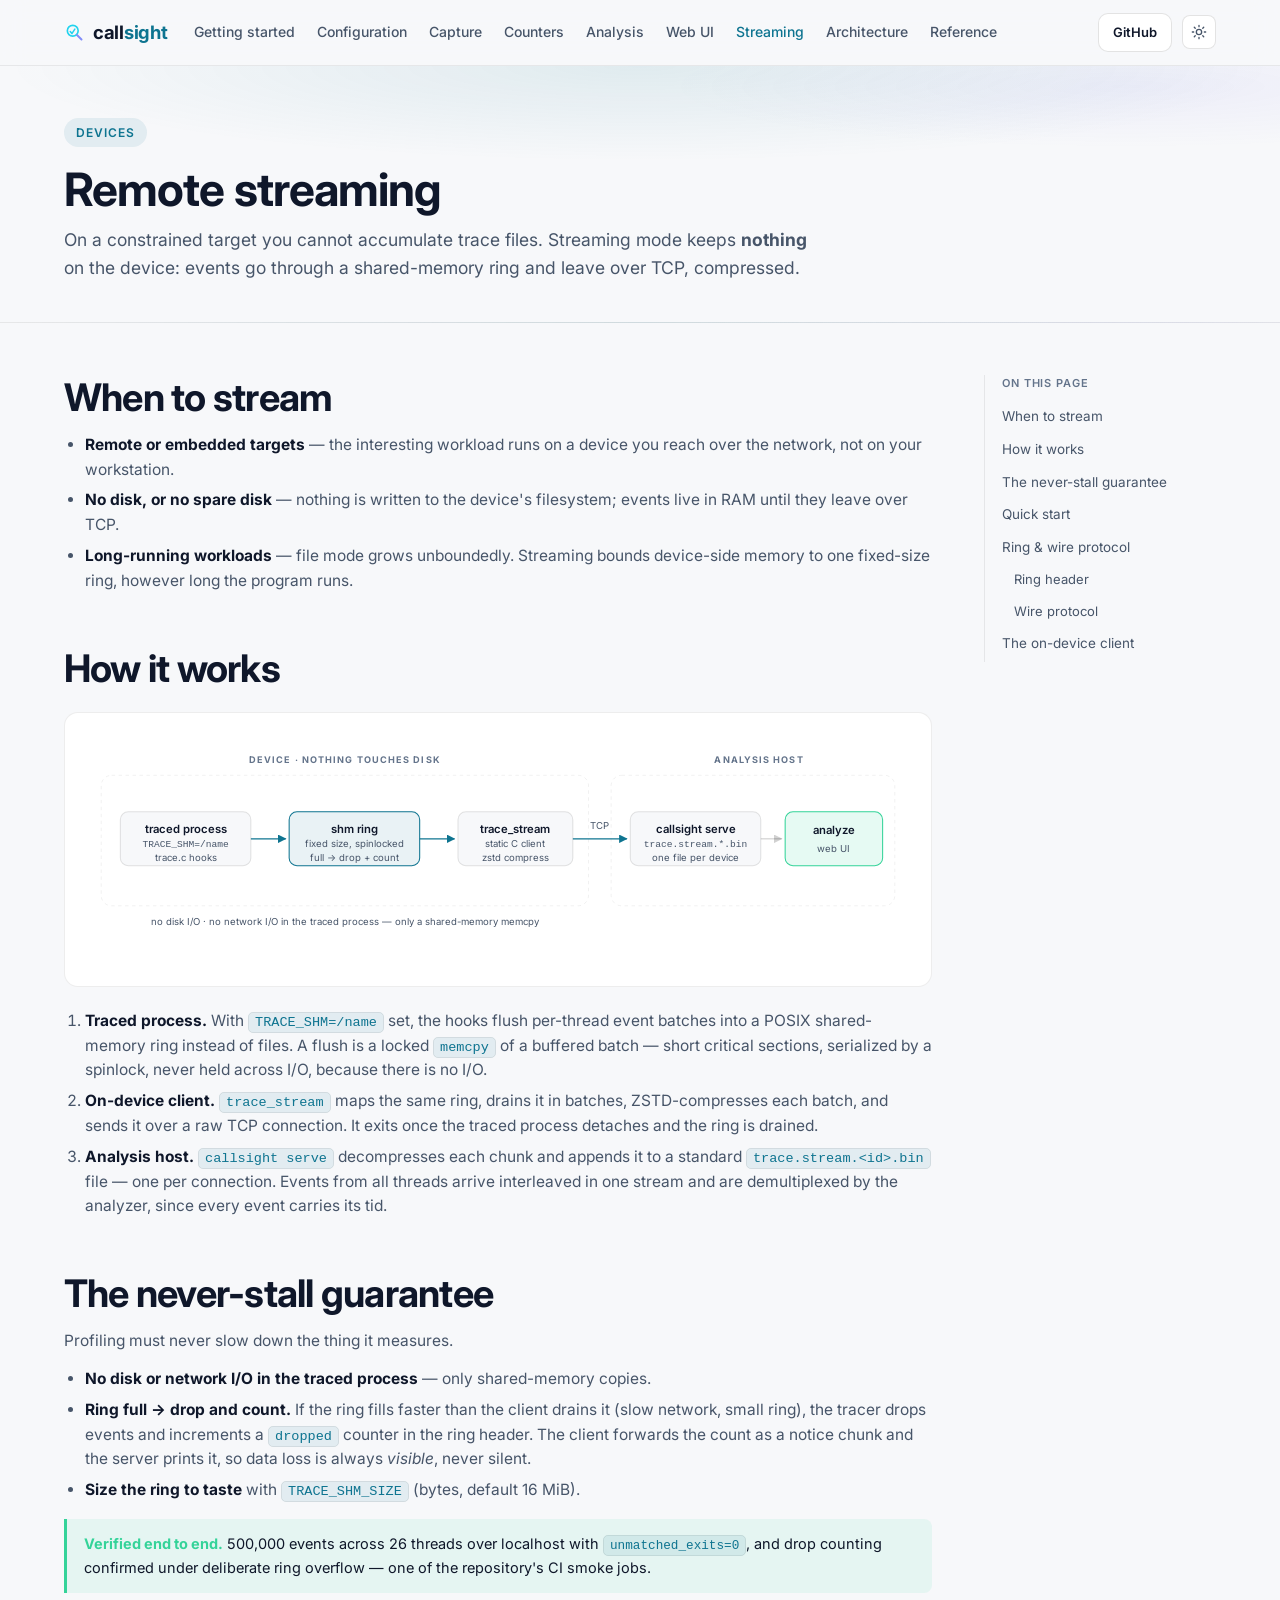
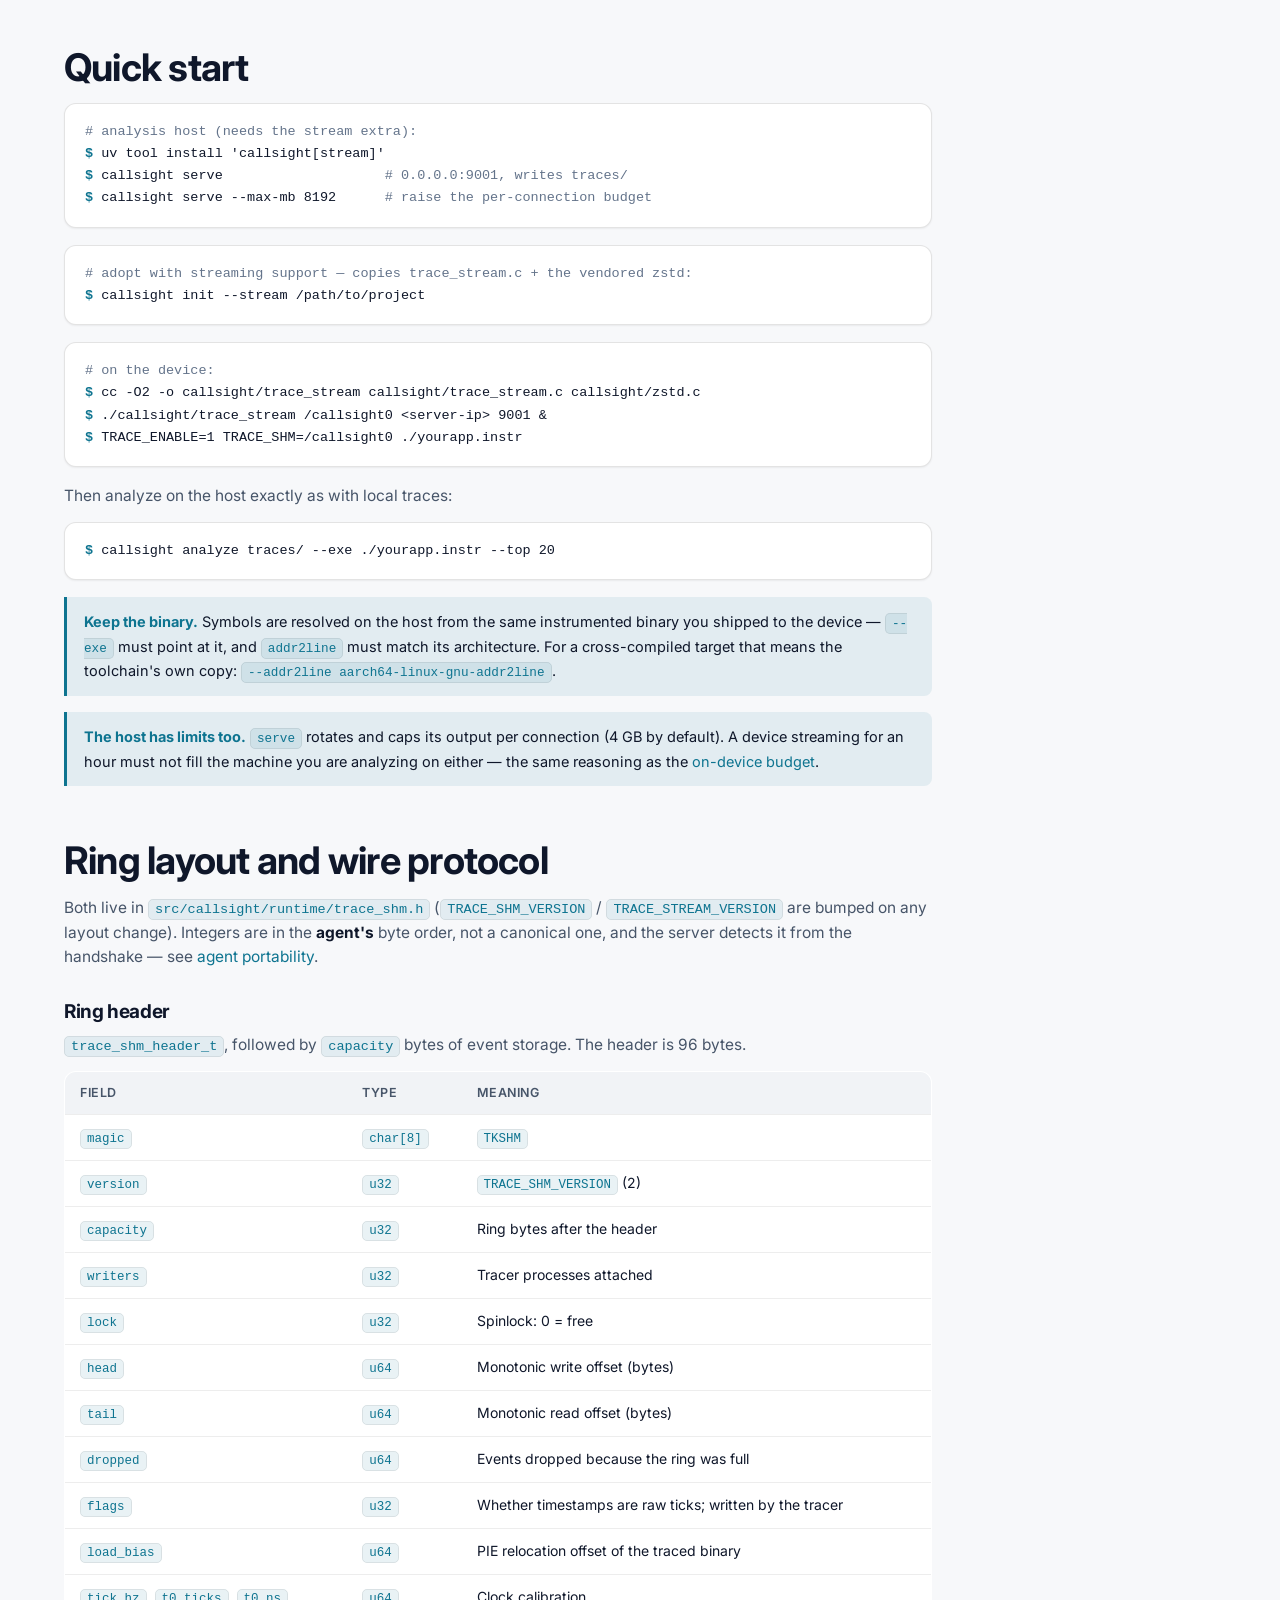
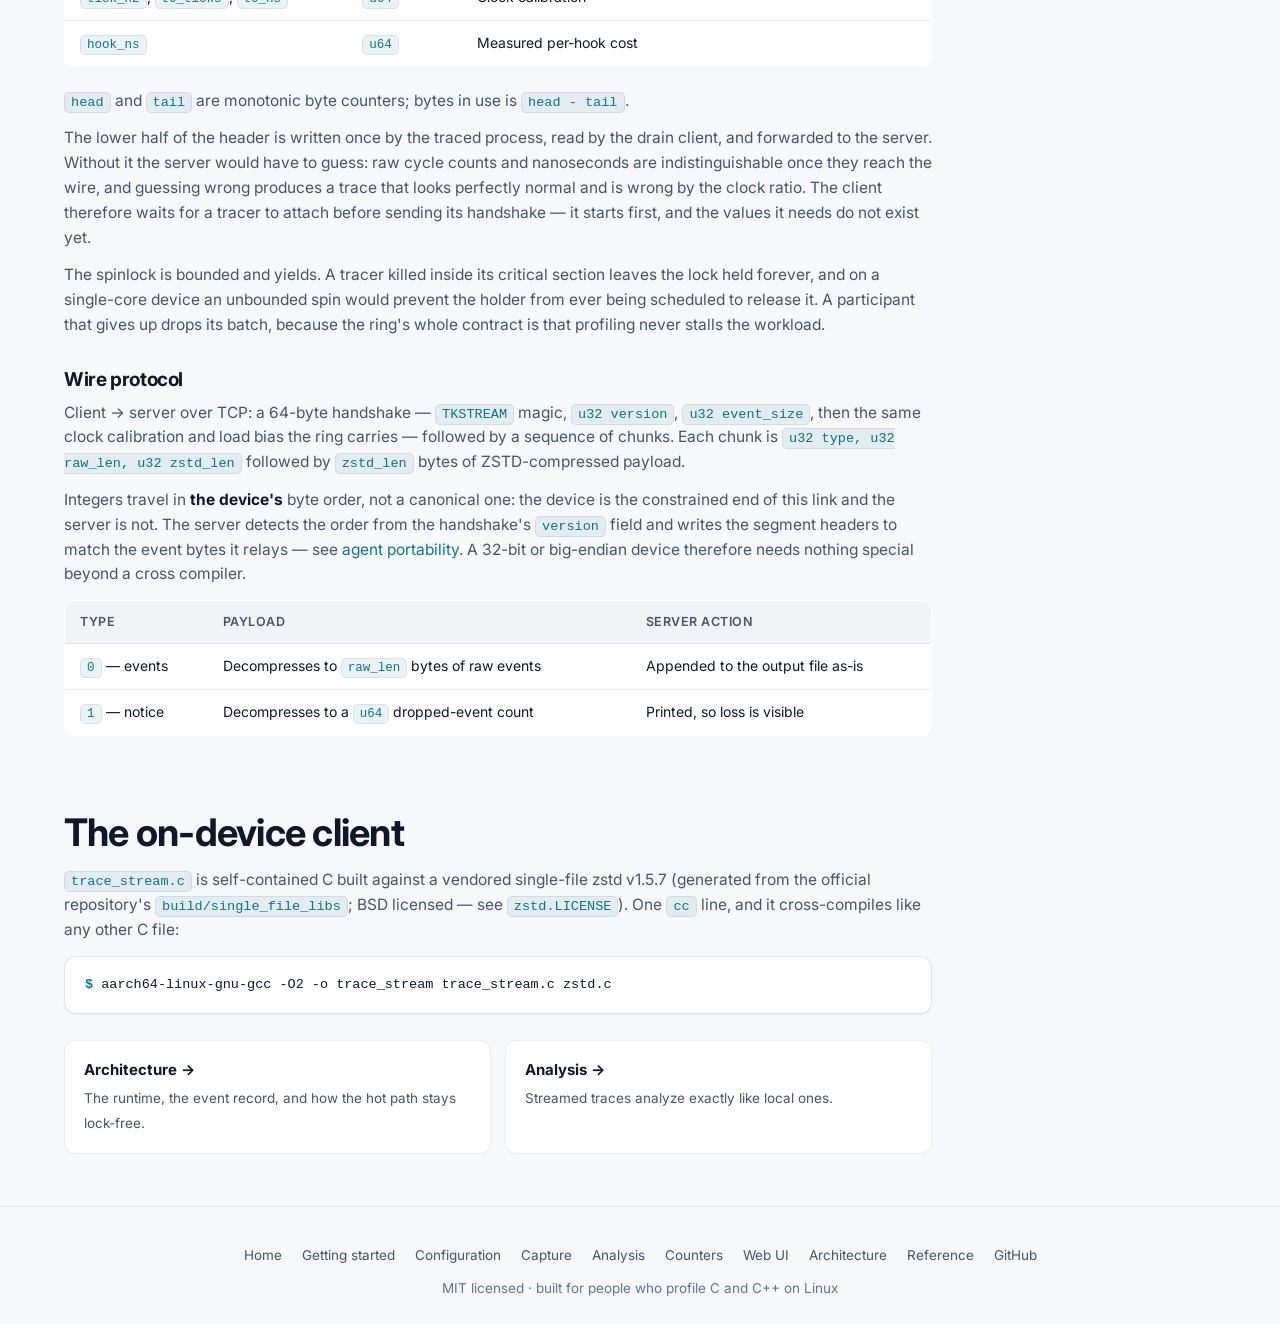
<file: docs/streaming.html>
<!DOCTYPE html>
<html lang="en" data-theme="dark">
<head>
<meta charset="UTF-8">
<meta name="viewport" content="width=device-width, initial-scale=1.0">
<title>Remote streaming — callsight</title>
<meta name="description" content="Trace an embedded or remote Linux target with no disk to spare: the runtime flushes into a shared-memory ring, a tiny C client ships it ZSTD-compressed over TCP, and callsight serve writes standard trace files.">
<meta property="og:title" content="Remote streaming — callsight">
<meta property="og:description" content="Nothing is written on the device. A shared-memory ring, a static C client, zstd over raw TCP — and a workload that never stalls.">
<meta name="theme-color" content="#0d1016">
<link rel="preconnect" href="https://fonts.googleapis.com">
<link rel="preconnect" href="https://fonts.gstatic.com" crossorigin>
<link href="https://fonts.googleapis.com/css2?family=Inter:wght@400;500;600;700&display=swap" rel="stylesheet">
<link rel="icon" type="image/svg+xml" href="assets/favicon.svg">
<link rel="stylesheet" href="assets/styles.css">
</head>
<body>

<nav class="topnav">
  <div class="topnav-inner">
    <a class="brand" href="./">
      <svg class="mark" viewBox="0 0 24 24" fill="none" aria-hidden="true">
        <circle cx="10.5" cy="10.5" r="6.5" stroke="#22d3ee" stroke-width="2"/>
        <path d="M15.6 15.6 L21 21" stroke="#818cf8" stroke-width="2.4" stroke-linecap="round"/>
        <path d="M7.5 11.5 l2 2.4 3.5-5.4" stroke="#22d3ee" stroke-width="1.8" stroke-linecap="round" stroke-linejoin="round"/>
      </svg><span>call<span class="a">sight</span></span></a>
    <div class="topnav-links">
      <a href="getting-started.html">Getting started</a>
      <a href="configuration.html">Configuration</a>
      <a href="capture.html">Capture</a>
      <a href="counters.html">Counters</a>
      <a href="analysis.html">Analysis</a>
      <a href="web-ui.html">Web UI</a>
      <a href="streaming.html" class="active">Streaming</a>
      <a href="architecture.html">Architecture</a>
      <a href="reference.html">Reference</a>
    </div>
    <div class="topnav-right">
      <a class="btn btn-ghost" href="https://github.com/harshithsunku/callsight" target="_blank" rel="noopener">GitHub</a>
      <button class="theme-btn" id="theme-toggle" aria-label="Toggle theme" title="Toggle light/dark">
        <svg viewBox="0 0 24 24" fill="none" stroke="currentColor" stroke-width="2" stroke-linecap="round" stroke-linejoin="round">
          <circle cx="12" cy="12" r="4"></circle>
          <path d="M12 2v2M12 20v2M4.93 4.93l1.41 1.41M17.66 17.66l1.41 1.41M2 12h2M20 12h2M4.93 19.07l1.41-1.41M17.66 6.34l1.41-1.41"></path>
        </svg>
      </button>
    </div>
  </div>
</nav>

<header class="page-head">
  <div class="container">
    <span class="eyebrow">Devices</span>
    <h1>Remote streaming</h1>
    <p>On a constrained target you cannot accumulate trace files. Streaming mode keeps
    <strong>nothing</strong> on the device: events go through a shared-memory ring and
    leave over TCP, compressed.</p>
  </div>
</header>

<div class="layout-with-toc">
<main class="prose">

<h2 id="when">When to stream</h2>
<ul>
  <li><strong>Remote or embedded targets</strong> — the interesting workload runs on a
    device you reach over the network, not on your workstation.</li>
  <li><strong>No disk, or no spare disk</strong> — nothing is written to the device's
    filesystem; events live in RAM until they leave over TCP.</li>
  <li><strong>Long-running workloads</strong> — file mode grows unboundedly. Streaming
    bounds device-side memory to one fixed-size ring, however long the program runs.</li>
</ul>

<h2 id="how">How it works</h2>
<div class="diagram">
  <svg class="dg" viewBox="0 0 940 250" role="img" aria-label="Streaming path: traced process to shared-memory ring, drained by the trace_stream client, ZSTD over TCP to callsight serve on the analysis host">
    <defs>
      <marker id="s-ar" viewBox="0 0 10 10" refX="9" refY="5" markerWidth="7" markerHeight="7" orient="auto-start-reverse">
        <path d="M0,0 L10,5 L0,10 z" class="dg-arrow accent"/>
      </marker>
      <marker id="s-arp" viewBox="0 0 10 10" refX="9" refY="5" markerWidth="7" markerHeight="7" orient="auto-start-reverse">
        <path d="M0,0 L10,5 L0,10 z" class="dg-arrow"/>
      </marker>
    </defs>

    <rect x="14" y="44" width="560" height="150" rx="12" class="dg-zone"/>
    <text x="294" y="30" class="dg-phase">DEVICE · NOTHING TOUCHES DISK</text>
    <text x="770" y="30" class="dg-phase">ANALYSIS HOST</text>
    <rect x="600" y="44" width="326" height="150" rx="12" class="dg-zone"/>

    <rect x="36" y="86" width="150" height="62" rx="9" class="dg-box"/>
    <text x="111" y="110" class="dg-label">traced process</text>
    <text x="111" y="127" class="dg-mono">TRACE_SHM=/name</text>
    <text x="111" y="142" class="dg-sub">trace.c hooks</text>

    <rect x="230" y="86" width="150" height="62" rx="9" class="dg-box accent"/>
    <text x="305" y="110" class="dg-label">shm ring</text>
    <text x="305" y="127" class="dg-sub">fixed size, spinlocked</text>
    <text x="305" y="142" class="dg-sub">full → drop + count</text>

    <rect x="424" y="86" width="132" height="62" rx="9" class="dg-box"/>
    <text x="490" y="110" class="dg-label">trace_stream</text>
    <text x="490" y="127" class="dg-sub">static C client</text>
    <text x="490" y="142" class="dg-sub">zstd compress</text>

    <rect x="622" y="86" width="150" height="62" rx="9" class="dg-box"/>
    <text x="697" y="110" class="dg-label">callsight serve</text>
    <text x="697" y="127" class="dg-mono">trace.stream.*.bin</text>
    <text x="697" y="142" class="dg-sub">one file per device</text>

    <rect x="800" y="86" width="112" height="62" rx="9" class="dg-box good"/>
    <text x="856" y="112" class="dg-label">analyze</text>
    <text x="856" y="132" class="dg-sub">web UI</text>

    <line x1="186" y1="117" x2="226" y2="117" class="dg-line accent" marker-end="url(#s-ar)"/>
    <line x1="380" y1="117" x2="420" y2="117" class="dg-line accent" marker-end="url(#s-ar)"/>
    <line x1="556" y1="117" x2="618" y2="117" class="dg-line accent" marker-end="url(#s-ar)"/>
    <line x1="772" y1="117" x2="796" y2="117" class="dg-line" marker-end="url(#s-arp)"/>
    <text x="587" y="106" class="dg-sub">TCP</text>

    <text x="294" y="216" class="dg-sub">no disk I/O · no network I/O in the traced process — only a shared-memory memcpy</text>
  </svg>
</div>

<ol>
  <li><strong>Traced process.</strong> With <code>TRACE_SHM=/name</code> set, the hooks
    flush per-thread event batches into a POSIX shared-memory ring instead of files. A
    flush is a locked <code>memcpy</code> of a buffered batch — short critical sections,
    serialized by a spinlock, never held across I/O, because there is no I/O.</li>
  <li><strong>On-device client.</strong> <code>trace_stream</code> maps the same ring,
    drains it in batches, ZSTD-compresses each batch, and sends it over a raw TCP
    connection. It exits once the traced process detaches and the ring is drained.</li>
  <li><strong>Analysis host.</strong> <code>callsight serve</code> decompresses each chunk
    and appends it to a standard <code>trace.stream.&lt;id&gt;.bin</code> file — one per
    connection. Events from all threads arrive interleaved in one stream and are
    demultiplexed by the analyzer, since every event carries its tid.</li>
</ol>

<h2 id="never-stall">The never-stall guarantee</h2>
<p>Profiling must never slow down the thing it measures.</p>
<ul>
  <li><strong>No disk or network I/O in the traced process</strong> — only shared-memory
    copies.</li>
  <li><strong>Ring full → drop and count.</strong> If the ring fills faster than the client
    drains it (slow network, small ring), the tracer drops events and increments a
    <code>dropped</code> counter in the ring header. The client forwards the count as a
    notice chunk and the server prints it, so data loss is always <em>visible</em>, never
    silent.</li>
  <li><strong>Size the ring to taste</strong> with <code>TRACE_SHM_SIZE</code> (bytes,
    default 16&nbsp;MiB).</li>
</ul>
<div class="note good">
  <strong>Verified end to end.</strong> 500,000 events across 26 threads over localhost
  with <code>unmatched_exits=0</code>, and drop counting confirmed under deliberate ring
  overflow — one of the repository's CI smoke jobs.
</div>

<h2 id="quickstart">Quick start</h2>
<pre><code><span class="c"># analysis host (needs the stream extra):</span>
<span class="p">$</span> uv tool install 'callsight[stream]'
<span class="p">$</span> callsight serve                    <span class="c"># 0.0.0.0:9001, writes traces/</span>
<span class="p">$</span> callsight serve --max-mb 8192      <span class="c"># raise the per-connection budget</span></code></pre>
<pre><code><span class="c"># adopt with streaming support — copies trace_stream.c + the vendored zstd:</span>
<span class="p">$</span> callsight init --stream /path/to/project</code></pre>
<pre><code><span class="c"># on the device:</span>
<span class="p">$</span> cc -O2 -o callsight/trace_stream callsight/trace_stream.c callsight/zstd.c
<span class="p">$</span> ./callsight/trace_stream /callsight0 &lt;server-ip&gt; 9001 &amp;
<span class="p">$</span> TRACE_ENABLE=1 TRACE_SHM=/callsight0 ./yourapp.instr</code></pre>
<p>Then analyze on the host exactly as with local traces:</p>
<pre><code><span class="p">$</span> callsight analyze traces/ --exe ./yourapp.instr --top 20</code></pre>
<div class="note">
  <strong>Keep the binary.</strong> Symbols are resolved on the host from the same
  instrumented binary you shipped to the device — <code>--exe</code> must point at it, and
  <code>addr2line</code> must match its architecture. For a cross-compiled target that
  means the toolchain's own copy:
  <code>--addr2line aarch64-linux-gnu-addr2line</code>.
</div>
<div class="note">
  <strong>The host has limits too.</strong> <code>serve</code> rotates and caps its output
  per connection (4&nbsp;GB by default). A device streaming for an hour must not fill the
  machine you are analyzing on either — the same reasoning as the
  <a href="capture.html">on-device budget</a>.
</div>

<h2 id="protocol">Ring layout and wire protocol</h2>
<p>Both live in <code>src/callsight/runtime/trace_shm.h</code>
(<code>TRACE_SHM_VERSION</code> / <code>TRACE_STREAM_VERSION</code> are bumped on any
layout change). Integers are in the <strong>agent's</strong> byte order, not a canonical
one, and the server detects it from the handshake — see
<a href="reference.html#portability">agent portability</a>.</p>

<h3 id="ring">Ring header</h3>
<p><code>trace_shm_header_t</code>, followed by <code>capacity</code> bytes of event
storage. The header is 96 bytes.</p>
<div class="table-scroll">
<table class="ref">
  <thead><tr><th>Field</th><th>Type</th><th>Meaning</th></tr></thead>
  <tbody>
    <tr><td><code>magic</code></td><td><code>char[8]</code></td><td><code>TKSHM</code></td></tr>
    <tr><td><code>version</code></td><td><code>u32</code></td><td><code>TRACE_SHM_VERSION</code> (2)</td></tr>
    <tr><td><code>capacity</code></td><td><code>u32</code></td><td>Ring bytes after the header</td></tr>
    <tr><td><code>writers</code></td><td><code>u32</code></td><td>Tracer processes attached</td></tr>
    <tr><td><code>lock</code></td><td><code>u32</code></td><td>Spinlock: 0 = free</td></tr>
    <tr><td><code>head</code></td><td><code>u64</code></td><td>Monotonic write offset (bytes)</td></tr>
    <tr><td><code>tail</code></td><td><code>u64</code></td><td>Monotonic read offset (bytes)</td></tr>
    <tr><td><code>dropped</code></td><td><code>u64</code></td><td>Events dropped because the ring was full</td></tr>
    <tr><td><code>flags</code></td><td><code>u32</code></td><td>Whether timestamps are raw ticks; written by the tracer</td></tr>
    <tr><td><code>load_bias</code></td><td><code>u64</code></td><td>PIE relocation offset of the traced binary</td></tr>
    <tr><td><code>tick_hz</code>, <code>t0_ticks</code>, <code>t0_ns</code></td><td><code>u64</code></td><td>Clock calibration</td></tr>
    <tr><td><code>hook_ns</code></td><td><code>u64</code></td><td>Measured per-hook cost</td></tr>
  </tbody>
</table>
</div>
<p><code>head</code> and <code>tail</code> are monotonic byte counters; bytes in use is
<code>head - tail</code>.</p>
<p>The lower half of the header is written once by the traced process, read by the drain
client, and forwarded to the server. Without it the server would have to guess: raw cycle
counts and nanoseconds are indistinguishable once they reach the wire, and guessing wrong
produces a trace that looks perfectly normal and is wrong by the clock ratio. The client
therefore waits for a tracer to attach before sending its handshake — it starts first, and
the values it needs do not exist yet.</p>
<p>The spinlock is bounded and yields. A tracer killed inside its critical section leaves
the lock held forever, and on a single-core device an unbounded spin would prevent the
holder from ever being scheduled to release it. A participant that gives up drops its batch,
because the ring's whole contract is that profiling never stalls the workload.</p>

<h3 id="wire">Wire protocol</h3>
<p>Client → server over TCP: a 64-byte handshake — <code>TKSTREAM</code> magic,
<code>u32 version</code>, <code>u32 event_size</code>, then the same clock calibration and
load bias the ring carries — followed by a sequence of chunks. Each chunk is
<code>u32 type, u32 raw_len, u32 zstd_len</code> followed by <code>zstd_len</code> bytes of
ZSTD-compressed payload.</p>
<p>Integers travel in <strong>the device's</strong> byte order, not a canonical one:
the device is the constrained end of this link and the server is not. The server
detects the order from the handshake's <code>version</code> field and writes the
segment headers to match the event bytes it relays — see
<a href="reference.html#portability">agent portability</a>. A 32-bit or big-endian
device therefore needs nothing special beyond a cross compiler.</p>
<div class="table-scroll">
<table class="ref">
  <thead><tr><th>Type</th><th>Payload</th><th>Server action</th></tr></thead>
  <tbody>
    <tr><td><code>0</code> — events</td><td>Decompresses to <code>raw_len</code> bytes of raw events</td><td>Appended to the output file as-is</td></tr>
    <tr><td><code>1</code> — notice</td><td>Decompresses to a <code>u64</code> dropped-event count</td><td>Printed, so loss is visible</td></tr>
  </tbody>
</table>
</div>

<h2 id="client">The on-device client</h2>
<p><code>trace_stream.c</code> is self-contained C built against a vendored single-file
zstd v1.5.7 (generated from the official repository's <code>build/single_file_libs</code>;
BSD licensed — see <code>zstd.LICENSE</code>). One <code>cc</code> line, and it
cross-compiles like any other C file:</p>
<pre><code><span class="p">$</span> aarch64-linux-gnu-gcc -O2 -o trace_stream trace_stream.c zstd.c</code></pre>

<div class="next-links">
  <a class="next-link" href="architecture.html"><strong>Architecture &rarr;</strong><span>The runtime, the event record, and how the hot path stays lock-free.</span></a>
  <a class="next-link" href="analysis.html"><strong>Analysis &rarr;</strong><span>Streamed traces analyze exactly like local ones.</span></a>
</div>

</main>

<aside class="toc">
  <div class="toc-label">On this page</div>
  <ul>
    <li><a href="#when">When to stream</a></li>
    <li><a href="#how">How it works</a></li>
    <li><a href="#never-stall">The never-stall guarantee</a></li>
    <li><a href="#quickstart">Quick start</a></li>
    <li><a href="#protocol">Ring &amp; wire protocol</a></li>
    <li class="sub"><a href="#ring">Ring header</a></li>
    <li class="sub"><a href="#wire">Wire protocol</a></li>
    <li><a href="#client">The on-device client</a></li>
  </ul>
</aside>
</div>

<footer>
  <div class="foot-row">
    <a href="./">Home</a>
    <a href="getting-started.html">Getting started</a>
    <a href="configuration.html">Configuration</a>
    <a href="capture.html">Capture</a>
    <a href="analysis.html">Analysis</a>
    <a href="counters.html">Counters</a>
    <a href="web-ui.html">Web UI</a>
    <a href="architecture.html">Architecture</a>
    <a href="reference.html">Reference</a>
    <a href="https://github.com/harshithsunku/callsight" target="_blank" rel="noopener">GitHub</a>
  </div>
  <div>MIT licensed · built for people who profile C and C++ on Linux</div>
</footer>

<script src="assets/docs.js"></script>
</body>
</html>
</file>
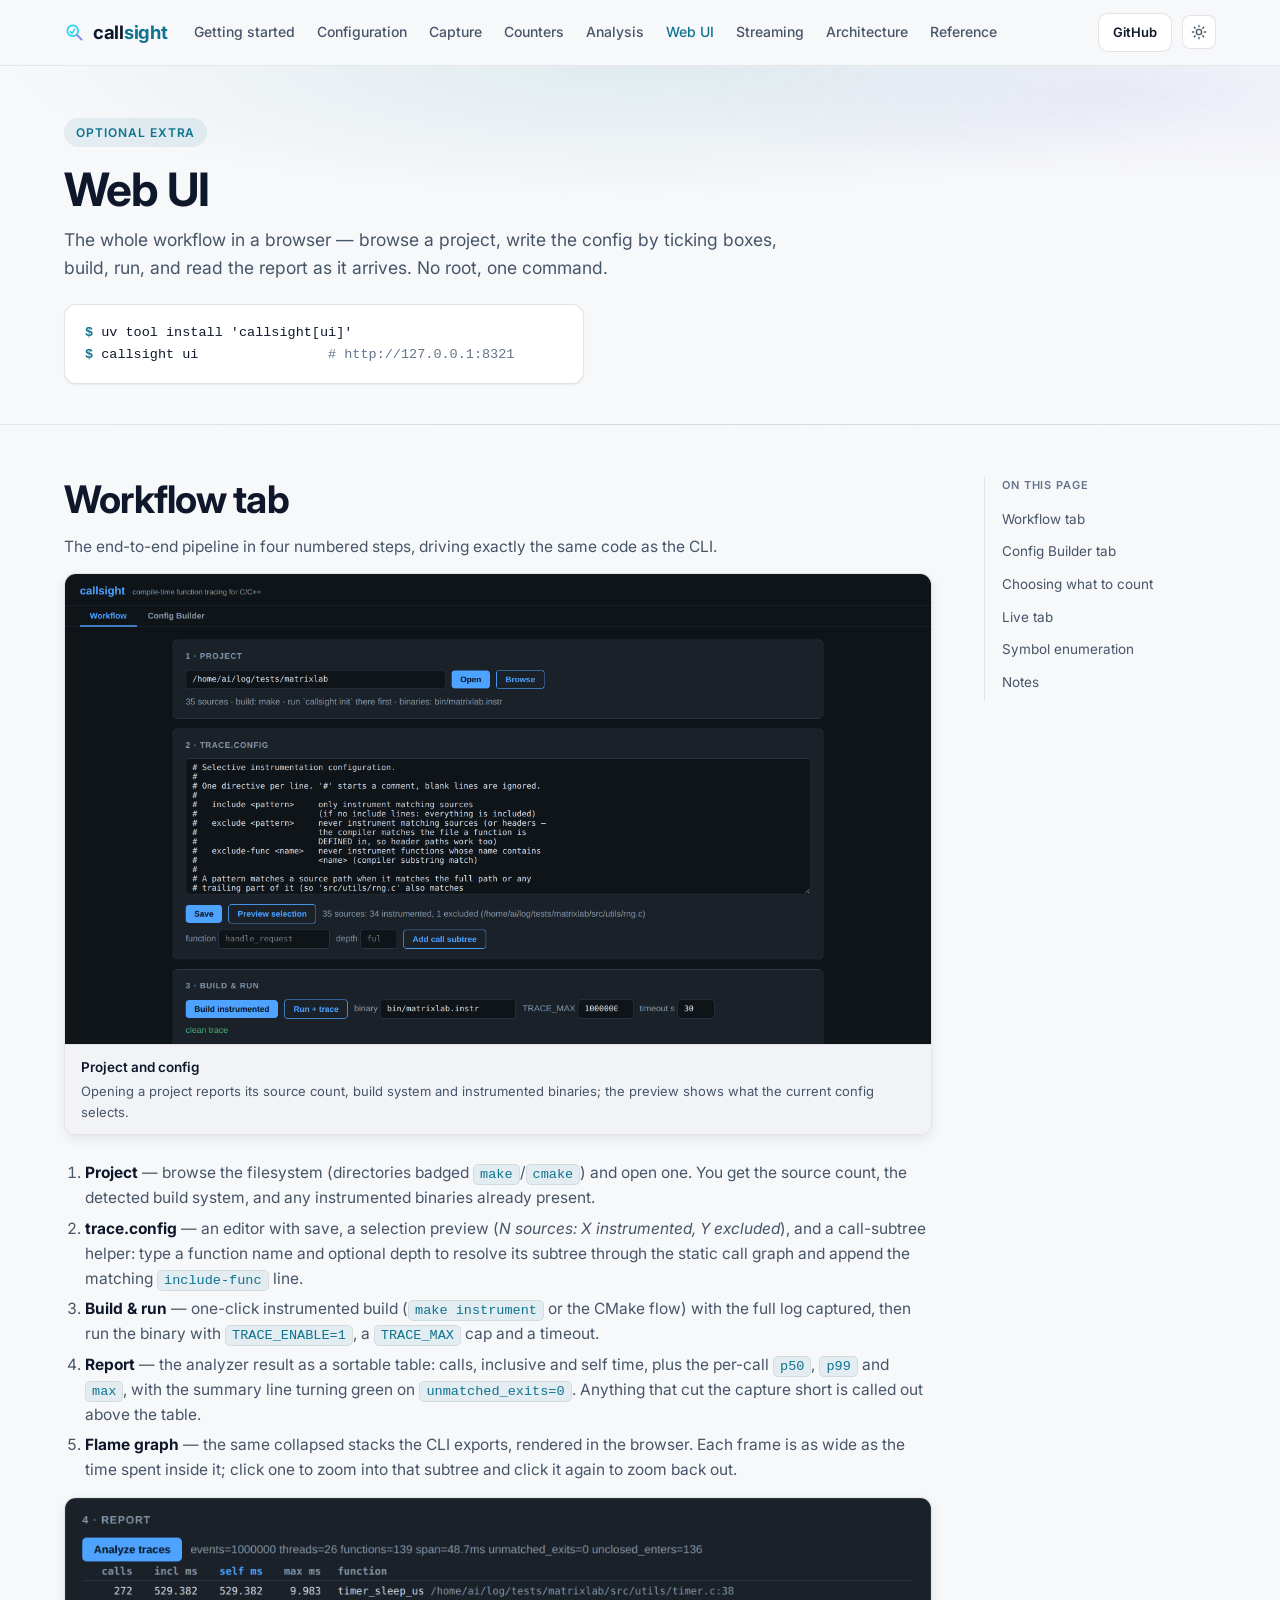
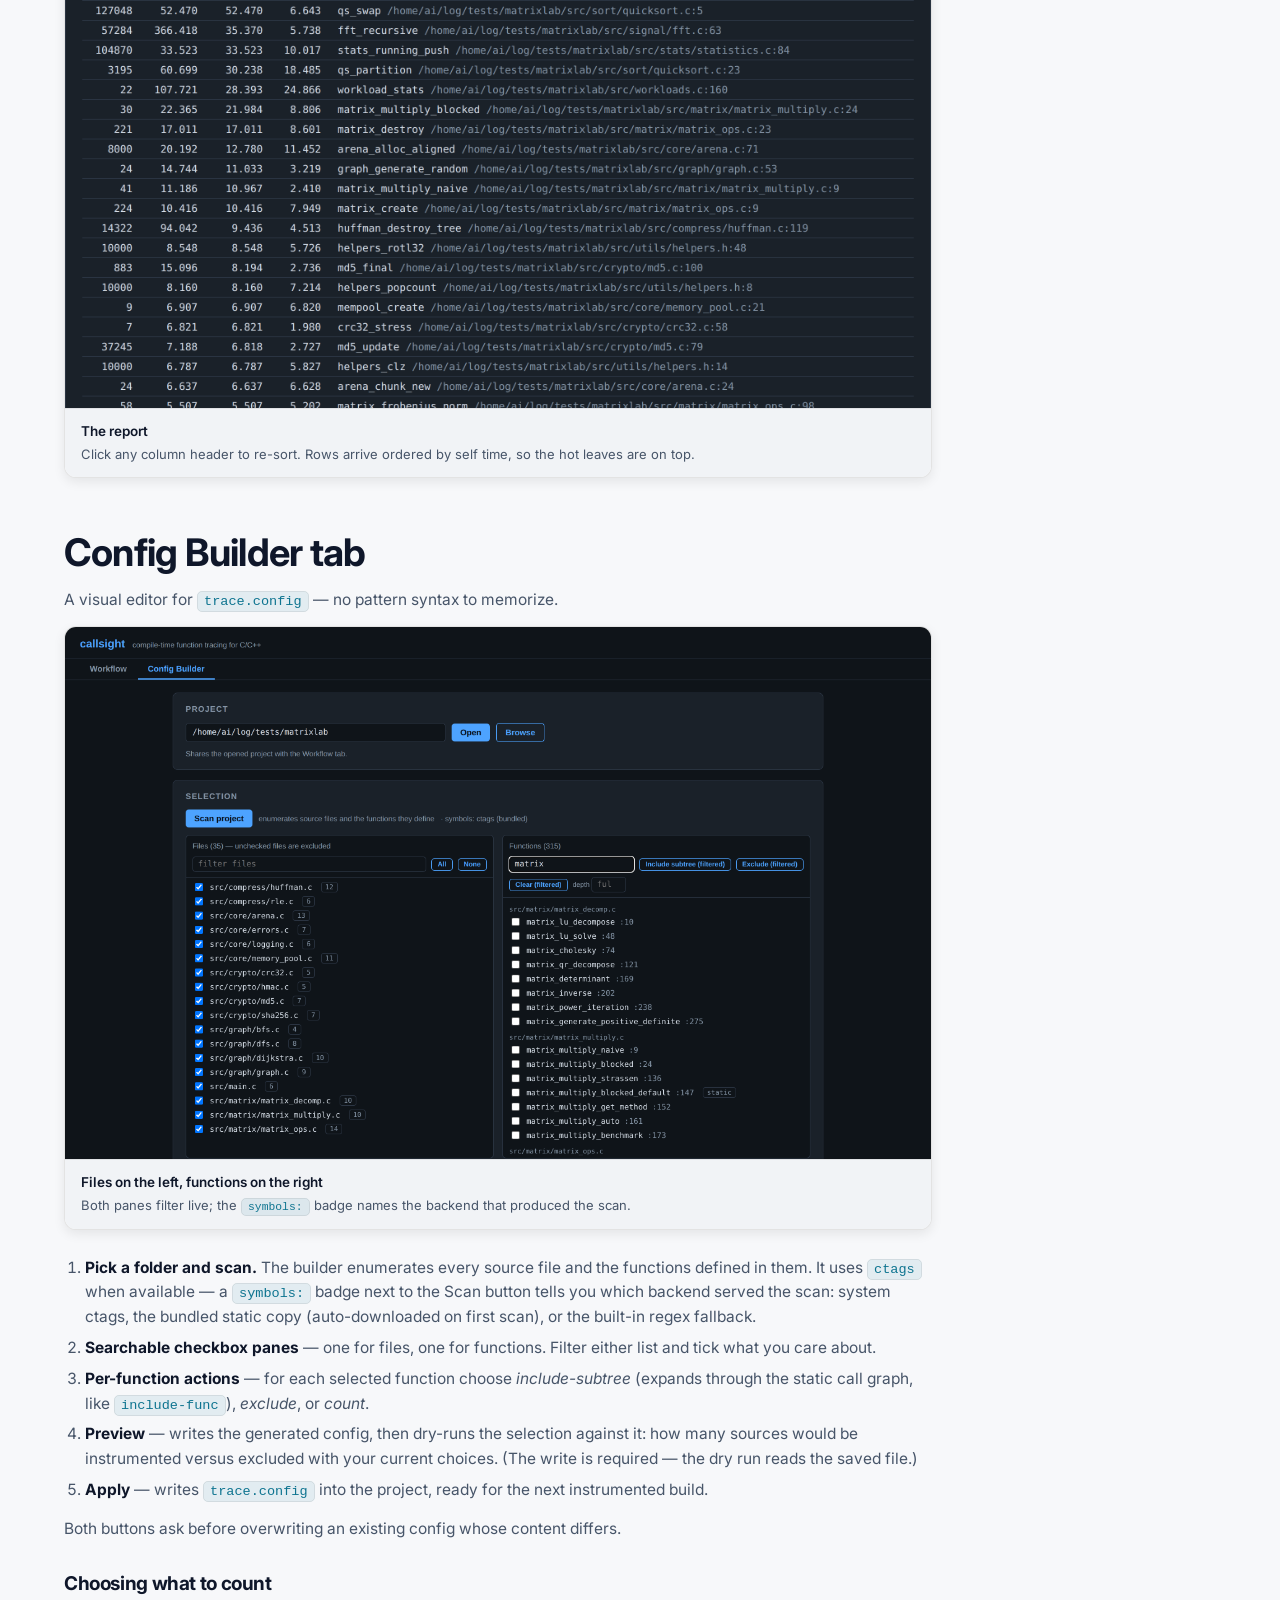
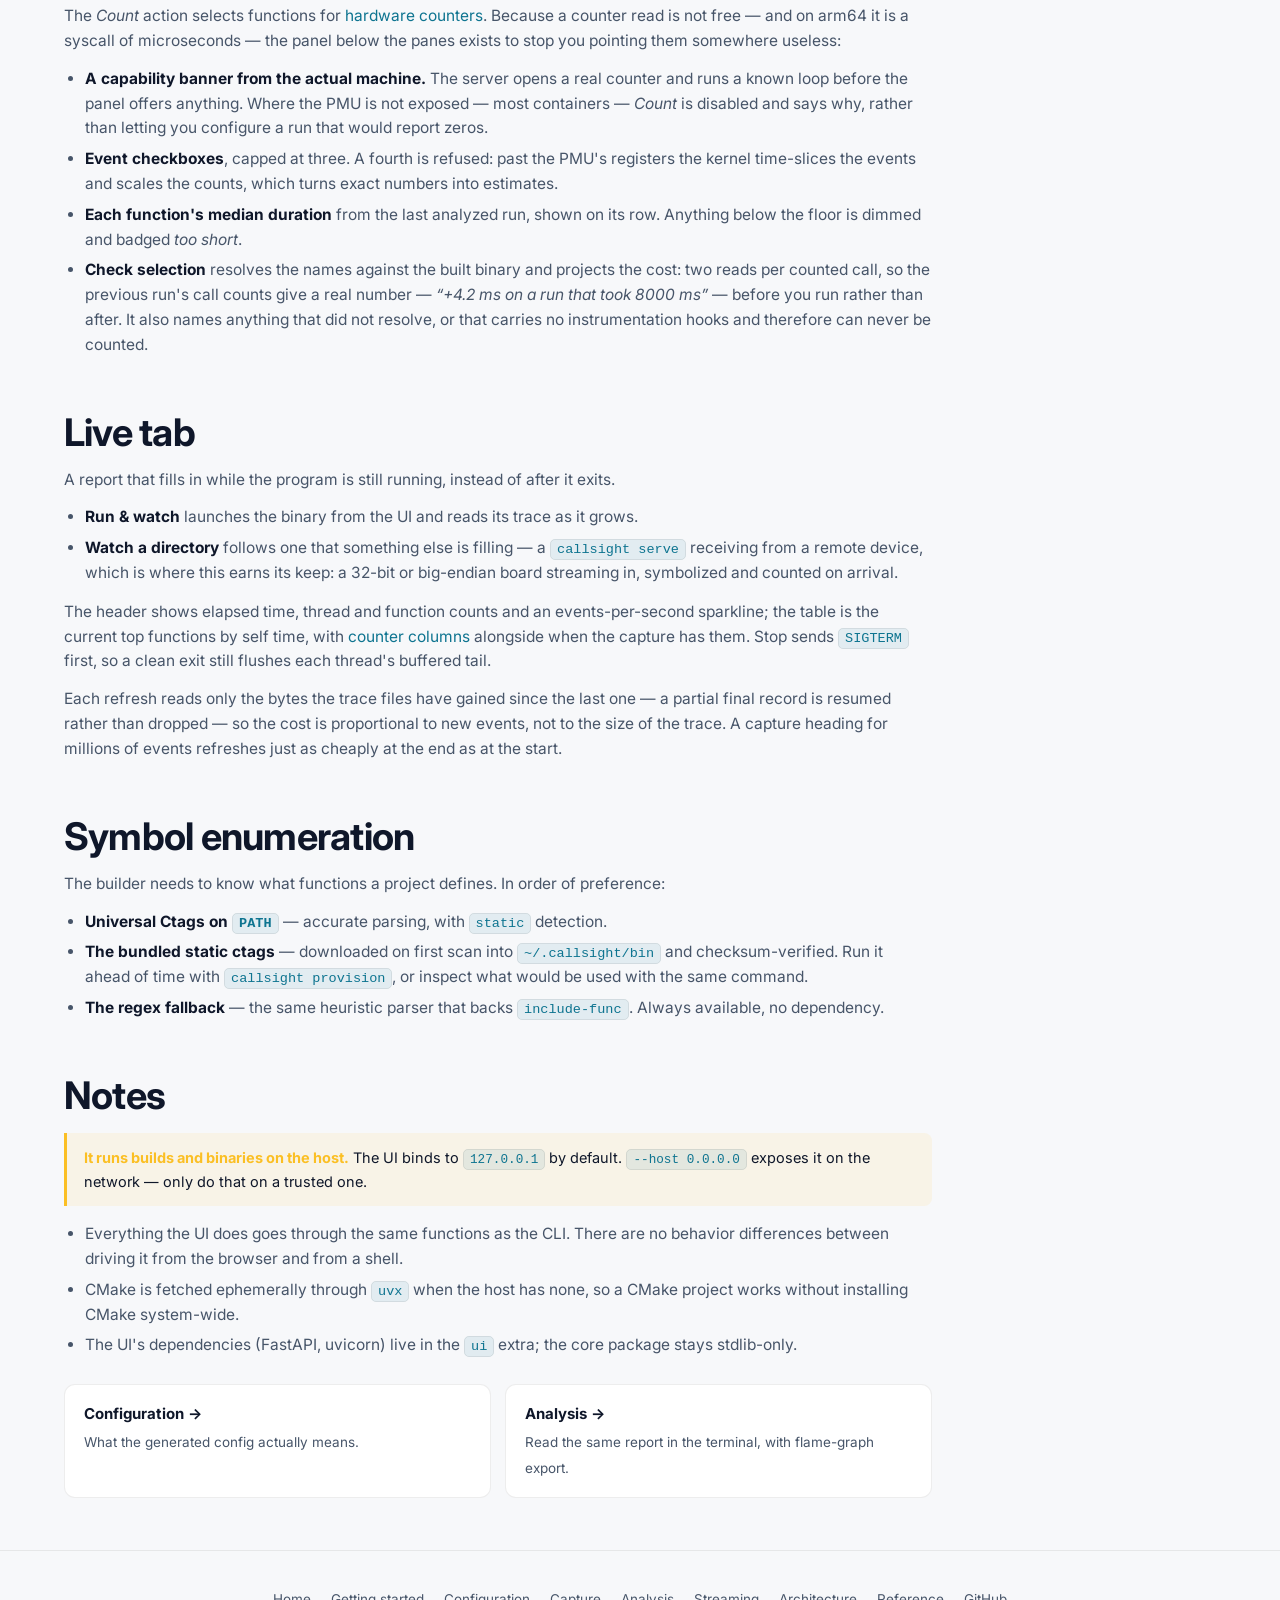
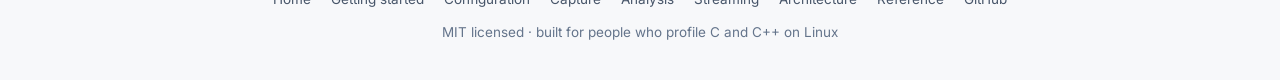
<file: docs/web-ui.html>
<!DOCTYPE html>
<html lang="en" data-theme="dark">
<head>
<meta charset="UTF-8">
<meta name="viewport" content="width=device-width, initial-scale=1.0">
<title>Web UI — callsight</title>
<meta name="description" content="callsight ui: a local web app that browses a project, builds trace.config from checkboxes, compiles the instrumented profile, runs it, and shows the hotspot report.">
<meta property="og:title" content="Web UI — callsight">
<meta property="og:description" content="Drive the whole tracing workflow from a browser, and build trace.config by ticking files and functions.">
<meta property="og:image" content="https://harshithsunku.github.io/callsight/screenshots/01-workflow.png">
<meta name="twitter:card" content="summary_large_image">
<meta name="twitter:image" content="https://harshithsunku.github.io/callsight/screenshots/01-workflow.png">
<meta name="theme-color" content="#0d1016">
<link rel="preconnect" href="https://fonts.googleapis.com">
<link rel="preconnect" href="https://fonts.gstatic.com" crossorigin>
<link href="https://fonts.googleapis.com/css2?family=Inter:wght@400;500;600;700&display=swap" rel="stylesheet">
<link rel="icon" type="image/svg+xml" href="assets/favicon.svg">
<link rel="stylesheet" href="assets/styles.css">
</head>
<body>

<nav class="topnav">
  <div class="topnav-inner">
    <a class="brand" href="./">
      <svg class="mark" viewBox="0 0 24 24" fill="none" aria-hidden="true">
        <circle cx="10.5" cy="10.5" r="6.5" stroke="#22d3ee" stroke-width="2"/>
        <path d="M15.6 15.6 L21 21" stroke="#818cf8" stroke-width="2.4" stroke-linecap="round"/>
        <path d="M7.5 11.5 l2 2.4 3.5-5.4" stroke="#22d3ee" stroke-width="1.8" stroke-linecap="round" stroke-linejoin="round"/>
      </svg><span>call<span class="a">sight</span></span></a>
    <div class="topnav-links">
      <a href="getting-started.html">Getting started</a>
      <a href="configuration.html">Configuration</a>
      <a href="capture.html">Capture</a>
      <a href="counters.html">Counters</a>
      <a href="analysis.html">Analysis</a>
      <a href="web-ui.html" class="active">Web UI</a>
      <a href="streaming.html">Streaming</a>
      <a href="architecture.html">Architecture</a>
      <a href="reference.html">Reference</a>
    </div>
    <div class="topnav-right">
      <a class="btn btn-ghost" href="https://github.com/harshithsunku/callsight" target="_blank" rel="noopener">GitHub</a>
      <button class="theme-btn" id="theme-toggle" aria-label="Toggle theme" title="Toggle light/dark">
        <svg viewBox="0 0 24 24" fill="none" stroke="currentColor" stroke-width="2" stroke-linecap="round" stroke-linejoin="round">
          <circle cx="12" cy="12" r="4"></circle>
          <path d="M12 2v2M12 20v2M4.93 4.93l1.41 1.41M17.66 17.66l1.41 1.41M2 12h2M20 12h2M4.93 19.07l1.41-1.41M17.66 6.34l1.41-1.41"></path>
        </svg>
      </button>
    </div>
  </div>
</nav>

<header class="page-head">
  <div class="container">
    <span class="eyebrow">Optional extra</span>
    <h1>Web UI</h1>
    <p>The whole workflow in a browser — browse a project, write the config by ticking
    boxes, build, run, and read the report as it arrives. No root, one command.</p>
    <pre style="max-width:520px;margin-top:22px"><code><span class="p">$</span> uv tool install 'callsight[ui]'
<span class="p">$</span> callsight ui                <span class="c"># http://127.0.0.1:8321</span></code></pre>
  </div>
</header>

<div class="layout-with-toc">
<main class="prose">

<h2 id="workflow">Workflow tab</h2>
<p>The end-to-end pipeline in four numbered steps, driving exactly the same code as the
CLI.</p>

<div class="shot" style="margin-bottom:26px">
  <img src="screenshots/01-workflow.png" alt="The callsight Workflow tab: a project path input with the detected build system and source count, the trace.config editor, and the selection preview reporting 34 of 35 sources instrumented" loading="lazy">
  <div class="shot-caption"><strong>Project and config</strong>Opening a project reports its source count, build system and instrumented binaries; the preview shows what the current config selects.</div>
</div>

<ol>
  <li><strong>Project</strong> — browse the filesystem (directories badged
    <code>make</code>/<code>cmake</code>) and open one. You get the source count, the
    detected build system, and any instrumented binaries already present.</li>
  <li><strong>trace.config</strong> — an editor with save, a selection preview
    (<em>N sources: X instrumented, Y excluded</em>), and a call-subtree helper: type a
    function name and optional depth to resolve its subtree through the static call graph
    and append the matching <code>include-func</code> line.</li>
  <li><strong>Build &amp; run</strong> — one-click instrumented build
    (<code>make instrument</code> or the CMake flow) with the full log captured, then run
    the binary with <code>TRACE_ENABLE=1</code>, a <code>TRACE_MAX</code> cap and a
    timeout.</li>
  <li><strong>Report</strong> — the analyzer result as a sortable table: calls, inclusive
    and self time, plus the per-call <code>p50</code>, <code>p99</code> and <code>max</code>,
    with the summary line turning green on <code>unmatched_exits=0</code>. Anything that cut
    the capture short is called out above the table.</li>
  <li><strong>Flame graph</strong> — the same collapsed stacks the CLI exports, rendered
    in the browser. Each frame is as wide as the time spent inside it; click one to zoom
    into that subtree and click it again to zoom back out.</li>
</ol>

<div class="shot">
  <img src="screenshots/02-report.png" alt="The callsight report table sorted by self time, with resolved function names and source locations" loading="lazy">
  <div class="shot-caption"><strong>The report</strong>Click any column header to re-sort. Rows arrive ordered by self time, so the hot leaves are on top.</div>
</div>

<h2 id="builder">Config Builder tab</h2>
<p>A visual editor for <code>trace.config</code> — no pattern syntax to memorize.</p>

<div class="shot" style="margin-bottom:26px">
  <img src="screenshots/03-config-builder.png" alt="The config builder: a checkbox pane listing 35 source files with per-file function counts, beside a filtered pane of 315 functions with include-subtree and exclude actions" loading="lazy">
  <div class="shot-caption"><strong>Files on the left, functions on the right</strong>Both panes filter live; the <code>symbols:</code> badge names the backend that produced the scan.</div>
</div>

<ol>
  <li><strong>Pick a folder and scan.</strong> The builder enumerates every source file and
    the functions defined in them. It uses <code>ctags</code> when available — a
    <code>symbols:</code> badge next to the Scan button tells you which backend served the
    scan: system ctags, the bundled static copy (auto-downloaded on first scan), or the
    built-in regex fallback.</li>
  <li><strong>Searchable checkbox panes</strong> — one for files, one for functions. Filter
    either list and tick what you care about.</li>
  <li><strong>Per-function actions</strong> — for each selected function choose
    <em>include-subtree</em> (expands through the static call graph, like
    <code>include-func</code>), <em>exclude</em>, or <em>count</em>.</li>
  <li><strong>Preview</strong> — writes the generated config, then dry-runs the selection
    against it: how many sources would be instrumented versus excluded with your current
    choices. (The write is required — the dry run reads the saved file.)</li>
  <li><strong>Apply</strong> — writes <code>trace.config</code> into the project, ready for
    the next instrumented build.</li>
</ol>
<p>Both buttons ask before overwriting an existing config whose content differs.</p>

<h3 id="counting">Choosing what to count</h3>
<p>The <em>Count</em> action selects functions for
<a href="counters.html">hardware counters</a>. Because a counter read is not free — and on
arm64 it is a syscall of microseconds — the panel below the panes exists to stop you
pointing them somewhere useless:</p>
<ul>
  <li><strong>A capability banner from the actual machine.</strong> The server opens a real
    counter and runs a known loop before the panel offers anything. Where the PMU is not
    exposed — most containers — <em>Count</em> is disabled and says why, rather than
    letting you configure a run that would report zeros.</li>
  <li><strong>Event checkboxes</strong>, capped at three. A fourth is refused: past the
    PMU's registers the kernel time-slices the events and scales the counts, which turns
    exact numbers into estimates.</li>
  <li><strong>Each function's median duration</strong> from the last analyzed run, shown on
    its row. Anything below the floor is dimmed and badged <em>too short</em>.</li>
  <li><strong>Check selection</strong> resolves the names against the built binary and
    projects the cost: two reads per counted call, so the previous run's call counts give
    a real number — <em>“+4.2 ms on a run that took 8000 ms”</em> — before you run rather
    than after. It also names anything that did not resolve, or that carries no
    instrumentation hooks and therefore can never be counted.</li>
</ul>

<h2 id="live">Live tab</h2>
<p>A report that fills in while the program is still running, instead of after it exits.</p>
<ul>
  <li><strong>Run &amp; watch</strong> launches the binary from the UI and reads its trace
    as it grows.</li>
  <li><strong>Watch a directory</strong> follows one that something else is filling — a
    <code>callsight serve</code> receiving from a remote device, which is where this earns
    its keep: a 32-bit or big-endian board streaming in, symbolized and counted on
    arrival.</li>
</ul>
<p>The header shows elapsed time, thread and function counts and an events-per-second
sparkline; the table is the current top functions by self time, with
<a href="counters.html">counter columns</a> alongside when the capture has them. Stop sends
<code>SIGTERM</code> first, so a clean exit still flushes each thread's buffered tail.</p>
<p>Each refresh reads only the bytes the trace files have gained since the last one — a
partial final record is resumed rather than dropped — so the cost is proportional to new
events, not to the size of the trace. A capture heading for millions of events refreshes
just as cheaply at the end as at the start.</p>

<h2 id="ctags">Symbol enumeration</h2>
<p>The builder needs to know what functions a project defines. In order of preference:</p>
<ul>
  <li><strong>Universal Ctags on <code>PATH</code></strong> — accurate parsing, with
    <code>static</code> detection.</li>
  <li><strong>The bundled static ctags</strong> — downloaded on first scan into
    <code>~/.callsight/bin</code> and checksum-verified. Run it ahead of time with
    <code>callsight provision</code>, or inspect what would be used with the same command.</li>
  <li><strong>The regex fallback</strong> — the same heuristic parser that backs
    <code>include-func</code>. Always available, no dependency.</li>
</ul>

<h2 id="notes">Notes</h2>
<div class="note warn">
  <strong>It runs builds and binaries on the host.</strong> The UI binds to
  <code>127.0.0.1</code> by default. <code>--host 0.0.0.0</code> exposes it on the network —
  only do that on a trusted one.
</div>
<ul>
  <li>Everything the UI does goes through the same functions as the CLI. There are no
    behavior differences between driving it from the browser and from a shell.</li>
  <li>CMake is fetched ephemerally through <code>uvx</code> when the host has none, so a
    CMake project works without installing CMake system-wide.</li>
  <li>The UI's dependencies (FastAPI, uvicorn) live in the <code>ui</code> extra; the core
    package stays stdlib-only.</li>
</ul>

<div class="next-links">
  <a class="next-link" href="configuration.html"><strong>Configuration &rarr;</strong><span>What the generated config actually means.</span></a>
  <a class="next-link" href="analysis.html"><strong>Analysis &rarr;</strong><span>Read the same report in the terminal, with flame-graph export.</span></a>
</div>

</main>

<aside class="toc">
  <div class="toc-label">On this page</div>
  <ul>
    <li><a href="#workflow">Workflow tab</a></li>
    <li><a href="#builder">Config Builder tab</a></li>
    <li><a href="#counting">Choosing what to count</a></li>
    <li><a href="#live">Live tab</a></li>
    <li><a href="#ctags">Symbol enumeration</a></li>
    <li><a href="#notes">Notes</a></li>
  </ul>
</aside>
</div>

<footer>
  <div class="foot-row">
    <a href="./">Home</a>
    <a href="getting-started.html">Getting started</a>
    <a href="configuration.html">Configuration</a>
    <a href="capture.html">Capture</a>
    <a href="analysis.html">Analysis</a>
    <a href="streaming.html">Streaming</a>
    <a href="architecture.html">Architecture</a>
    <a href="reference.html">Reference</a>
    <a href="https://github.com/harshithsunku/callsight" target="_blank" rel="noopener">GitHub</a>
  </div>
  <div>MIT licensed · built for people who profile C and C++ on Linux</div>
</footer>

<script src="assets/docs.js"></script>
</body>
</html>
</file>
<file: docs/assets/styles.css>
/* ============================================================
   callsight docs — vanilla CSS, dark + light themes.
   Structure follows the perflens docs system; the palette is
   callsight's own (cyan/indigo, tuned to sit next to the warm
   flame-graph and the blue web UI screenshots).
   ============================================================ */

*, *::before, *::after { margin: 0; padding: 0; box-sizing: border-box; }

:root,
[data-theme="dark"] {
    --font-sans: 'Inter', -apple-system, BlinkMacSystemFont, 'Segoe UI', Roboto, sans-serif;
    --font-mono: ui-monospace, 'SF Mono', 'JetBrains Mono', 'Fira Code', Consolas, monospace;

    --bg-base:       #0d1016;
    --bg-surface:    #161a22;
    --bg-surface-2:  #1c212b;
    --bg-elevated:   #232936;

    --border-subtle:  rgba(255, 255, 255, 0.06);
    --border-default: rgba(255, 255, 255, 0.10);
    --border-strong:  rgba(255, 255, 255, 0.18);

    --text-primary:   #eef2f7;
    --text-secondary: #9aa5b4;
    --text-tertiary:  #6b7688;

    --accent:         #22d3ee;
    --accent-hover:   #67e8f9;
    --accent-muted:   rgba(34, 211, 238, 0.12);
    --accent-2:       #818cf8;

    --success:        #34d399;
    --warning:        #fbbf24;
    --error:          #f87171;
    --flame:          #f59e0b;

    --shadow-sm:  0 1px 2px rgba(0,0,0,0.4);
    --shadow-md:  0 4px 12px rgba(0,0,0,0.5);
    --shadow-lg:  0 8px 30px rgba(0,0,0,0.6);
    --shadow-glow: 0 0 70px rgba(34, 211, 238, 0.10);

    --code-bg:    rgba(34, 211, 238, 0.10);
    --code-text:  var(--accent);

    --grad-accent: linear-gradient(135deg, #22d3ee 0%, #818cf8 100%);
    --grad-hero:   radial-gradient(ellipse 80% 60% at 50% 0%, rgba(34,211,238,0.10), transparent 62%),
                   radial-gradient(ellipse 60% 40% at 88% 8%, rgba(129,140,248,0.08), transparent 60%);
}

[data-theme="light"] {
    --bg-base:       #f7f8fa;
    --bg-surface:    #ffffff;
    --bg-surface-2:  #f1f3f6;
    --bg-elevated:   #ffffff;

    --border-subtle:  rgba(0, 0, 0, 0.07);
    --border-default: rgba(0, 0, 0, 0.11);
    --border-strong:  rgba(0, 0, 0, 0.18);

    --text-primary:   #0f172a;
    --text-secondary: #475569;
    --text-tertiary:  #64748b;

    --accent:         #0e7490;
    --accent-hover:   #155e75;
    --accent-muted:   rgba(14, 116, 144, 0.09);
    --accent-2:       #4f46e5;

    --shadow-sm:  0 1px 2px rgba(0,0,0,0.06);
    --shadow-md:  0 4px 12px rgba(0,0,0,0.08);
    --shadow-lg:  0 8px 30px rgba(0,0,0,0.12);
    --shadow-glow: 0 0 60px rgba(14,116,144,0.08);

    --code-bg:    rgba(14, 116, 144, 0.09);
    --code-text:  var(--accent);

    --grad-hero:  radial-gradient(ellipse 80% 60% at 50% 0%, rgba(14,116,144,0.10), transparent 62%),
                  radial-gradient(ellipse 60% 40% at 88% 8%, rgba(79,70,229,0.06), transparent 60%);
}

html { scroll-behavior: smooth; scroll-padding-top: 90px; }
body {
    font-family: var(--font-sans);
    background: var(--bg-base);
    color: var(--text-primary);
    line-height: 1.6;
    -webkit-font-smoothing: antialiased;
    -moz-osx-font-smoothing: grayscale;
}
a { color: var(--accent); text-decoration: none; transition: color 120ms ease; }
a:hover { color: var(--accent-hover); }
img { max-width: 100%; }

/* ---------- Top navigation ---------- */
.topnav {
    position: sticky; top: 0; z-index: 50;
    backdrop-filter: blur(12px);
    background: color-mix(in srgb, var(--bg-base) 82%, transparent);
    border-bottom: 1px solid var(--border-subtle);
}
.topnav-inner {
    max-width: 1200px; margin: 0 auto;
    padding: 13px 24px;
    display: flex; align-items: center; gap: 26px;
}
.brand {
    font-weight: 700; font-size: 18.5px; letter-spacing: -0.015em;
    color: var(--text-primary);
    display: inline-flex; align-items: center; gap: 9px;
}
.brand .mark { width: 20px; height: 20px; display: block; }
.brand .a { color: var(--accent); }
.topnav-links { display: flex; gap: 22px; flex: 1; overflow-x: auto; }
.topnav-links a {
    color: var(--text-secondary);
    font-size: 14px; font-weight: 500; white-space: nowrap;
}
.topnav-links a:hover, .topnav-links a.active { color: var(--text-primary); }
.topnav-links a.active { color: var(--accent); }
.topnav-right { display: flex; gap: 10px; align-items: center; }
.topnav-right a.btn { font-size: 13px; padding: 8px 14px; }
.theme-btn {
    border: 1px solid var(--border-default);
    background: var(--bg-surface);
    color: var(--text-secondary);
    width: 34px; height: 34px;
    border-radius: 8px; cursor: pointer;
    display: flex; align-items: center; justify-content: center;
    transition: all 140ms ease;
}
.theme-btn:hover { color: var(--text-primary); border-color: var(--border-strong); }
.theme-btn svg { width: 16px; height: 16px; }
@media (max-width: 800px) {
    .topnav-links { display: none; }
}

/* ---------- Layout primitives ---------- */
.container { max-width: 1200px; margin: 0 auto; padding: 0 24px; }
.section { padding: 76px 0; }
.section.tight { padding: 46px 0; }
.section-narrow { max-width: 880px; margin: 0 auto; padding: 0 24px; }
.alt { background: var(--bg-surface); border-block: 1px solid var(--border-subtle); }

.eyebrow {
    display: inline-block;
    font-size: 12px; font-weight: 600;
    letter-spacing: 0.08em; text-transform: uppercase;
    color: var(--accent);
    background: var(--accent-muted);
    padding: 5px 12px; border-radius: 999px;
    margin-bottom: 18px;
}

h1, h2, h3, h4 { font-weight: 700; letter-spacing: -0.02em; color: var(--text-primary); }
h1 { font-size: clamp(38px, 5.4vw, 60px); line-height: 1.06; }
h2 { font-size: clamp(27px, 3.4vw, 38px); line-height: 1.16; margin-bottom: 14px; }
h3 { font-size: 19px; line-height: 1.3; margin-bottom: 8px; }
h4 { font-size: 15.5px; margin-bottom: 6px; }
p.lead { font-size: 18px; color: var(--text-secondary); max-width: 760px; }
.section-sub { font-size: 17px; color: var(--text-secondary); max-width: 760px; margin-bottom: 44px; }

code, pre, kbd { font-family: var(--font-mono); }
code:not(pre code) {
    background: var(--code-bg);
    color: var(--code-text);
    padding: 2px 6px;
    border-radius: 5px;
    font-size: 0.875em;
    border: 1px solid var(--border-subtle);
}
pre {
    background: var(--bg-surface);
    border: 1px solid var(--border-default);
    border-radius: 12px;
    padding: 17px 20px;
    overflow-x: auto;
    font-size: 13.5px;
    line-height: 1.65;
    box-shadow: var(--shadow-sm);
    position: relative;
}
pre code { background: none; padding: 0; color: var(--text-primary); border: none; font-size: 13.5px; }
pre .c { color: var(--text-tertiary); }                 /* comment */
pre .p { color: var(--accent); font-weight: 600; }      /* prompt / command name */
pre .s { color: var(--success); }                       /* string / good value */
pre .k { color: var(--accent-2); }                      /* keyword / flag */
pre .w { color: var(--warning); }                       /* warning */
pre .n { color: var(--flame); }                         /* number highlight */

.copy-btn {
    position: absolute; top: 9px; right: 9px;
    background: var(--bg-surface-2);
    border: 1px solid var(--border-default);
    color: var(--text-tertiary);
    font-size: 11px;
    padding: 4px 9px;
    border-radius: 6px;
    cursor: pointer;
    opacity: 0; transition: opacity 120ms ease, color 120ms ease;
    font-family: var(--font-sans);
}
pre:hover .copy-btn, .copy-btn:focus-visible { opacity: 1; }
.copy-btn:hover { color: var(--accent); border-color: var(--accent); }
.copy-btn.copied { color: var(--success); border-color: var(--success); }

/* ---------- Hero ---------- */
.hero { padding: 92px 0 44px; background: var(--grad-hero); position: relative; overflow: hidden; }
.hero-inner { max-width: 1200px; margin: 0 auto; padding: 0 24px; text-align: center; }
.hero h1 { margin-bottom: 18px; }
.hero h1 .grad {
    background: var(--grad-accent);
    -webkit-background-clip: text; background-clip: text; color: transparent;
}
.hero-lede {
    font-size: clamp(16.5px, 2.1vw, 20px);
    color: var(--text-secondary);
    max-width: 780px; margin: 0 auto 30px;
}
.hero-actions { display: flex; gap: 13px; justify-content: center; flex-wrap: wrap; margin-bottom: 26px; }
.hero-badges { display: flex; gap: 8px; justify-content: center; flex-wrap: wrap; margin-bottom: 40px; }
.hero-badges img { height: 21px; }
.hero-shot {
    border-radius: 14px; overflow: hidden;
    border: 1px solid var(--border-default);
    box-shadow: var(--shadow-lg), var(--shadow-glow);
    background: var(--bg-surface);
    max-width: 1120px; margin: 0 auto;
}
.hero-shot img { display: block; width: 100%; height: auto; }
.shot-note { color: var(--text-tertiary); font-size: 13px; margin-top: 13px; text-align: center; }

.btn {
    display: inline-flex; align-items: center; gap: 8px;
    padding: 12px 22px; border-radius: 10px;
    font-weight: 600; font-size: 14.5px;
    transition: all 140ms ease;
    border: 1px solid transparent; cursor: pointer;
}
.btn-primary {
    background: var(--accent); color: #06202a;
    box-shadow: 0 1px 3px rgba(0,0,0,0.15);
}
[data-theme="light"] .btn-primary { color: #ffffff; }
.btn-primary:hover {
    background: var(--accent-hover); color: #06202a;
    transform: translateY(-1px);
    box-shadow: 0 6px 20px rgba(34, 211, 238, 0.28);
}
[data-theme="light"] .btn-primary:hover { color: #ffffff; box-shadow: 0 6px 20px rgba(14,116,144,0.25); }
.btn-ghost { background: var(--bg-surface); color: var(--text-primary); border-color: var(--border-default); }
.btn-ghost:hover { border-color: var(--border-strong); background: var(--bg-surface-2); color: var(--text-primary); }

/* ---------- Install line ---------- */
.install {
    display: inline-flex; align-items: center; gap: 12px;
    background: var(--bg-surface);
    border: 1px solid var(--border-default);
    border-radius: 10px;
    padding: 11px 16px;
    font-family: var(--font-mono); font-size: 14px;
    margin-bottom: 26px;
    box-shadow: var(--shadow-sm);
}
.install .dollar { color: var(--text-tertiary); user-select: none; }
.install .cmd { color: var(--text-primary); }

/* ---------- Feature grid ---------- */
.features { display: grid; grid-template-columns: repeat(auto-fit, minmax(280px, 1fr)); gap: 20px; }
.feature {
    background: var(--bg-surface);
    border: 1px solid var(--border-subtle);
    border-radius: 14px;
    padding: 25px 23px;
    transition: border-color 140ms ease, transform 140ms ease;
}
.alt .feature { background: var(--bg-base); }
.feature:hover { border-color: var(--border-strong); transform: translateY(-2px); }
.feature-icon {
    width: 36px; height: 36px; border-radius: 9px;
    background: var(--accent-muted); color: var(--accent);
    display: flex; align-items: center; justify-content: center;
    margin-bottom: 13px;
}
.feature-icon svg { width: 19px; height: 19px; }
.feature h3 { font-size: 16.5px; margin-bottom: 6px; }
.feature p { font-size: 14px; color: var(--text-secondary); line-height: 1.55; }

/* ---------- Pipeline (how it works) ---------- */
.pipeline { display: grid; grid-template-columns: repeat(auto-fit, minmax(230px, 1fr)); gap: 16px; }
.pipe-step {
    position: relative;
    background: var(--bg-surface);
    border: 1px solid var(--border-subtle);
    border-radius: 13px;
    padding: 22px 20px;
}
.alt .pipe-step { background: var(--bg-base); }
.pipe-num {
    font-family: var(--font-mono); font-size: 12px; font-weight: 700;
    color: var(--accent); letter-spacing: .06em;
    margin-bottom: 9px; display: block;
}
.pipe-step h3 { font-size: 15.5px; margin-bottom: 6px; }
.pipe-step p { font-size: 13.5px; color: var(--text-secondary); line-height: 1.55; }
.pipe-step code { font-size: 12.5px; }

/* ---------- Screenshots ---------- */
.shots { display: grid; grid-template-columns: repeat(auto-fit, minmax(340px, 1fr)); gap: 18px; }
.shot {
    border-radius: 12px; border: 1px solid var(--border-default);
    overflow: hidden; background: var(--bg-surface);
    box-shadow: var(--shadow-md);
    transition: transform 200ms ease, box-shadow 200ms ease;
}
.shot:hover { transform: translateY(-3px); box-shadow: var(--shadow-lg); }
.shot img { display: block; width: 100%; height: auto; }
.shot-caption {
    padding: 12px 16px; font-size: 13px; color: var(--text-secondary);
    border-top: 1px solid var(--border-subtle); background: var(--bg-surface-2);
}
.shot-caption strong { color: var(--text-primary); display: block; margin-bottom: 2px; font-size: 13.5px; font-weight: 600; }

/* ---------- Steps (quickstart) ---------- */
.steps { display: grid; gap: 18px; }
.step {
    display: grid; grid-template-columns: 40px 1fr; gap: 18px;
    background: var(--bg-surface);
    border: 1px solid var(--border-subtle);
    border-radius: 12px; padding: 22px 24px;
}
.alt .step { background: var(--bg-base); }
.step-num {
    width: 34px; height: 34px; border-radius: 50%;
    background: var(--accent-muted); color: var(--accent);
    display: flex; align-items: center; justify-content: center;
    font-weight: 700; font-size: 14.5px;
}
.step-body h3 { margin-bottom: 4px; }
.step-body p { color: var(--text-secondary); font-size: 14.5px; margin-bottom: 10px; }
.step-body p:last-child { margin-bottom: 0; }
.step-body pre { margin-top: 4px; }

/* ---------- Tables ---------- */
table.ref {
    width: 100%; border-collapse: collapse; font-size: 14px;
    background: var(--bg-surface);
    border: 1px solid var(--border-subtle);
    border-radius: 12px; overflow: hidden; margin-bottom: 22px;
}
table.ref th, table.ref td {
    padding: 11px 15px; text-align: left; vertical-align: top;
    border-bottom: 1px solid var(--border-subtle);
}
table.ref th {
    background: var(--bg-surface-2); font-weight: 600; font-size: 12.5px;
    text-transform: uppercase; letter-spacing: 0.04em; color: var(--text-secondary);
}
table.ref tbody tr:last-child td { border-bottom: none; }
table.ref tbody tr:hover { background: color-mix(in srgb, var(--accent) 4%, transparent); }
table.ref td code { font-size: 12.5px; }
table.ref td.nowrap code { white-space: nowrap; }
.table-scroll { overflow-x: auto; }
tr.me td { background: color-mix(in srgb, var(--accent) 7%, transparent); }
tr.me td:first-child { box-shadow: inset 3px 0 0 var(--accent); }

/* ---------- Callouts ---------- */
.note {
    border-left: 3px solid var(--accent);
    background: var(--accent-muted);
    padding: 13px 17px; border-radius: 0 8px 8px 0;
    font-size: 14.5px; color: var(--text-primary); margin: 16px 0;
}
.note p { color: var(--text-primary); font-size: 14.5px; margin: 0; }
.note strong { color: var(--accent); }
.note.warn { border-color: var(--warning); background: rgba(251, 191, 36, 0.09); }
.note.warn strong { color: var(--warning); }
.note.good { border-color: var(--success); background: rgba(52, 211, 153, 0.09); }
.note.good strong { color: var(--success); }

/* ---------- Diagram blocks ---------- */
.diagram {
    background: var(--bg-surface);
    border: 1px solid var(--border-subtle);
    border-radius: 14px;
    padding: 24px; margin: 22px 0; text-align: center;
}
.diagram img, .diagram svg { max-width: 100%; height: auto; }
.diagram-caption { color: var(--text-tertiary); font-size: 13px; margin-top: 13px; }

/* ---------- Inline SVG diagrams (theme-aware: inlined, not <img>) ---------- */
.dg { width: 100%; height: auto; font-family: var(--font-sans); }
.dg-box { fill: var(--bg-base); stroke: var(--border-default); stroke-width: 1.2; }
.alt .dg-box { fill: var(--bg-surface-2); }
.dg-box.accent { fill: var(--accent-muted); stroke: var(--accent); }
.dg-box.warm { fill: rgba(245, 158, 11, 0.12); stroke: var(--flame); }
.dg-box.good { fill: rgba(52, 211, 153, 0.12); stroke: var(--success); }
.dg-zone { fill: none; stroke: var(--border-subtle); stroke-width: 1; stroke-dasharray: 4 4; }
.dg-label { fill: var(--text-primary); font-size: 13px; font-weight: 600; text-anchor: middle; }
.dg-sub { fill: var(--text-secondary); font-size: 11px; text-anchor: middle; }
.dg-mono { fill: var(--text-secondary); font-size: 11px; font-family: var(--font-mono); text-anchor: middle; }
.dg-phase {
    fill: var(--text-tertiary); font-size: 10.5px; font-weight: 700;
    letter-spacing: 0.12em; text-anchor: middle;
}
.dg-line { stroke: var(--border-strong); stroke-width: 1.4; fill: none; }
.dg-line.accent { stroke: var(--accent); }
.dg-arrow { fill: var(--border-strong); }
.dg-arrow.accent { fill: var(--accent); }

/* ---------- Prose ---------- */
.prose { min-width: 0; }
.prose h2 { margin-top: 52px; }
.prose h2:first-of-type { margin-top: 0; }
.prose h3 { margin-top: 30px; }
.prose h4 { margin-top: 22px; }
.prose p { color: var(--text-secondary); margin-bottom: 13px; font-size: 15.5px; }
.prose p strong { color: var(--text-primary); }
.prose ul, .prose ol { color: var(--text-secondary); padding-left: 21px; margin-bottom: 14px; }
.prose li { margin-bottom: 6px; font-size: 15.5px; }
.prose li strong { color: var(--text-primary); }
.prose pre { margin-bottom: 17px; }
.prose > .lead { margin-bottom: 34px; }
.prose hr { border: none; border-top: 1px solid var(--border-subtle); margin: 44px 0; }

/* ---------- TOC sidebar ---------- */
.layout-with-toc {
    display: grid; grid-template-columns: minmax(0, 1fr) 232px; gap: 52px;
    max-width: 1200px; margin: 0 auto; padding: 52px 24px;
}
.toc {
    position: sticky; top: 92px; align-self: start; font-size: 13.5px;
    border-left: 1px solid var(--border-subtle); padding-left: 17px;
    max-height: calc(100vh - 120px); overflow-y: auto;
}
.toc-label {
    font-size: 11px; font-weight: 600; letter-spacing: 0.08em;
    text-transform: uppercase; color: var(--text-tertiary); margin-bottom: 11px;
}
.toc ul { list-style: none; padding: 0; }
.toc li { margin-bottom: 5px; }
.toc li.sub { padding-left: 12px; font-size: 13px; }
.toc a { color: var(--text-secondary); display: block; padding: 3px 0; transition: color 120ms ease; }
.toc a:hover, .toc a.active { color: var(--accent); }
@media (max-width: 960px) {
    .layout-with-toc { grid-template-columns: 1fr; gap: 0; }
    .toc { display: none; }
}

/* ---------- Page header (subpages) ---------- */
.page-head { background: var(--grad-hero); border-bottom: 1px solid var(--border-subtle); padding: 52px 0 40px; }
.page-head h1 { font-size: clamp(32px, 4.4vw, 46px); margin-bottom: 12px; }
.page-head p { font-size: 17.5px; color: var(--text-secondary); max-width: 760px; }

/* ---------- Tabs ---------- */
.tabs { border-bottom: 1px solid var(--border-default); display: flex; gap: 2px; margin-bottom: 16px; }
.tab-btn {
    background: none; border: none; cursor: pointer;
    padding: 9px 14px; font-family: inherit; font-size: 14px;
    color: var(--text-tertiary);
    border-bottom: 2px solid transparent;
    transition: color 140ms ease, border-color 140ms ease;
}
.tab-btn:hover { color: var(--text-secondary); }
.tab-btn.active { color: var(--accent); border-bottom-color: var(--accent); }
.tab-panel { display: none; }
.tab-panel.active { display: block; }

/* ---------- Misc ---------- */
.split-2 { display: grid; grid-template-columns: repeat(auto-fit, minmax(320px, 1fr)); gap: 22px; }
.cta {
    text-align: center; padding: 66px 24px;
    background: var(--grad-hero);
    border-top: 1px solid var(--border-subtle);
}
.cta h2 { margin-bottom: 12px; }
.cta p { color: var(--text-secondary); margin-bottom: 26px; font-size: 16.5px; }
.next-links { display: grid; grid-template-columns: repeat(auto-fit, minmax(260px, 1fr)); gap: 14px; margin-top: 26px; }
.next-link {
    display: block; padding: 17px 19px;
    background: var(--bg-surface); border: 1px solid var(--border-subtle);
    border-radius: 11px; transition: border-color 140ms ease, transform 140ms ease;
}
.next-link:hover { border-color: var(--accent); transform: translateY(-2px); }
.next-link strong { display: block; color: var(--text-primary); font-size: 15px; margin-bottom: 3px; }
.next-link span { color: var(--text-secondary); font-size: 13.5px; }

footer {
    border-top: 1px solid var(--border-subtle);
    padding: 38px 24px; text-align: center;
    color: var(--text-tertiary); font-size: 13.5px;
}
footer a { color: var(--text-secondary); }
footer a:hover { color: var(--text-primary); }
footer .foot-row { display: flex; justify-content: center; gap: 20px; margin-bottom: 11px; flex-wrap: wrap; }

@media (max-width: 600px) {
    .section { padding: 52px 0; }
    .hero { padding: 60px 0 32px; }
    .step { grid-template-columns: 1fr; gap: 12px; }
}
</file>
